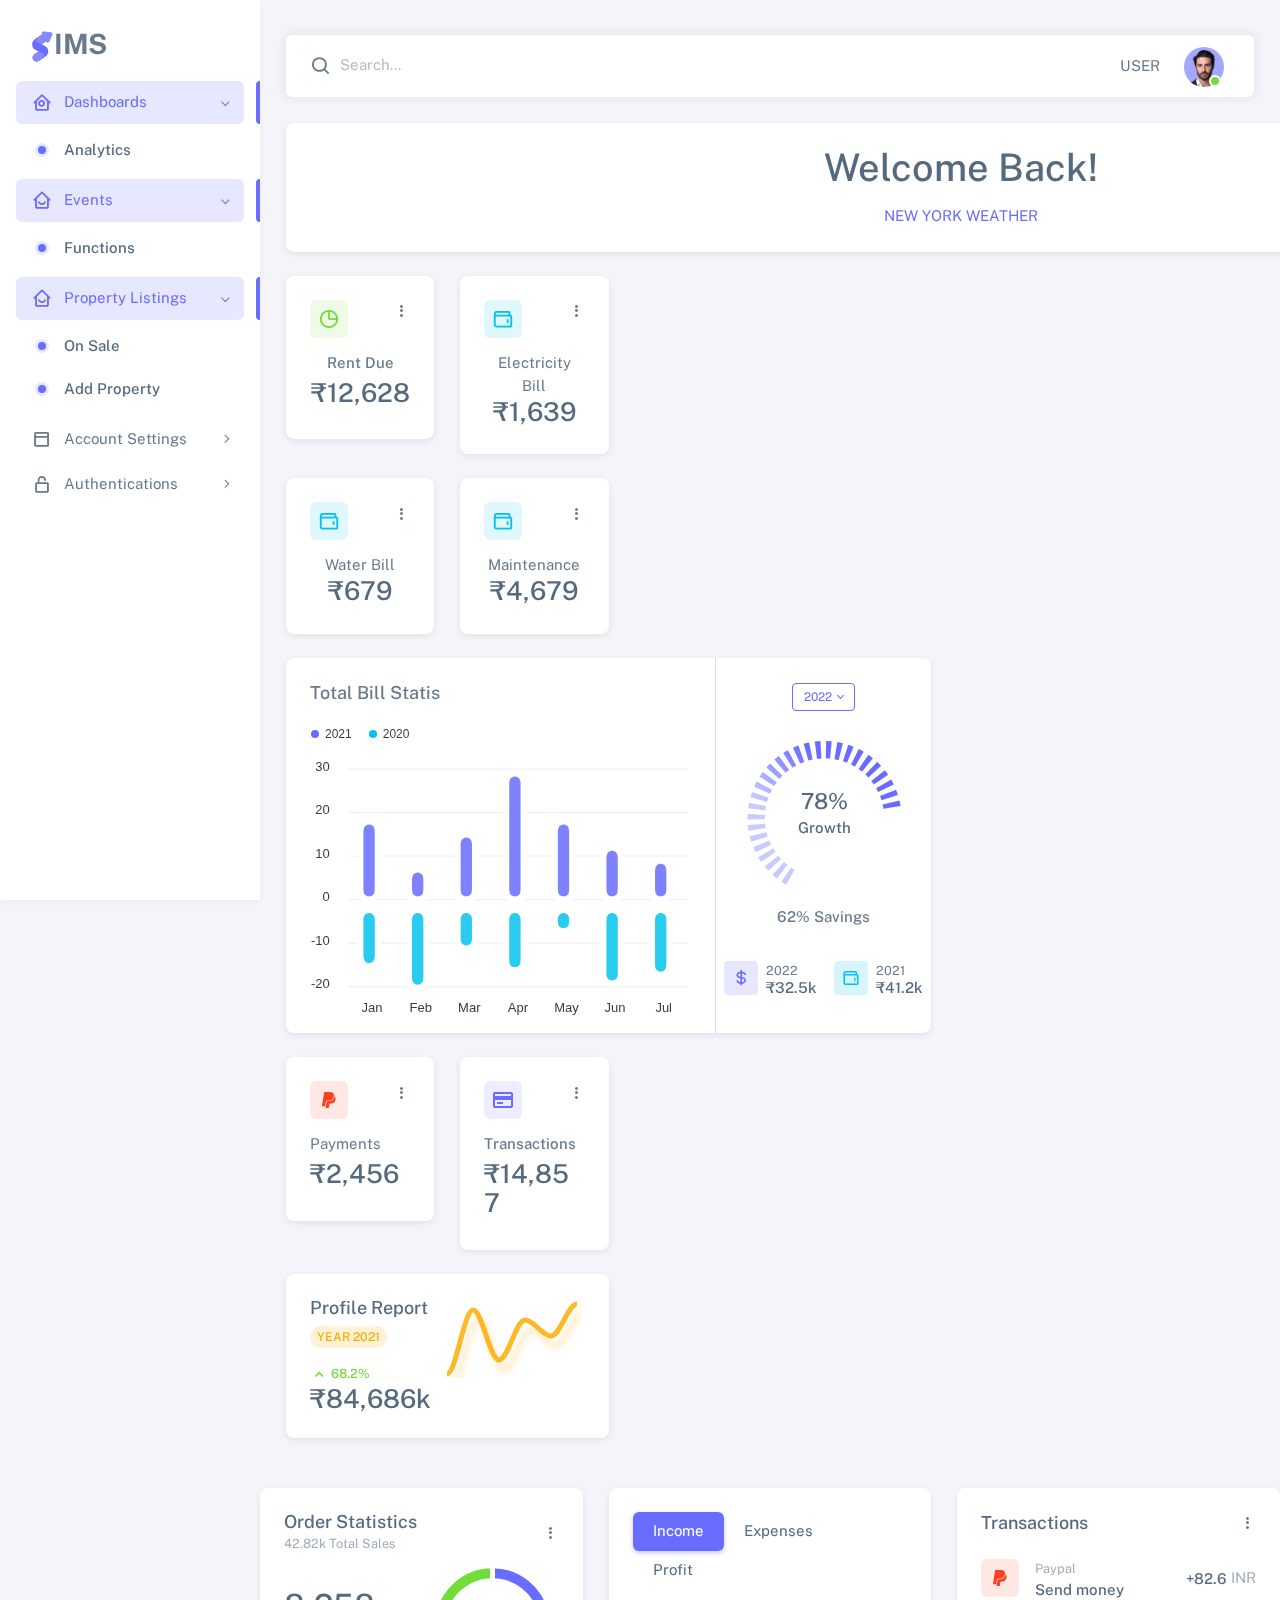
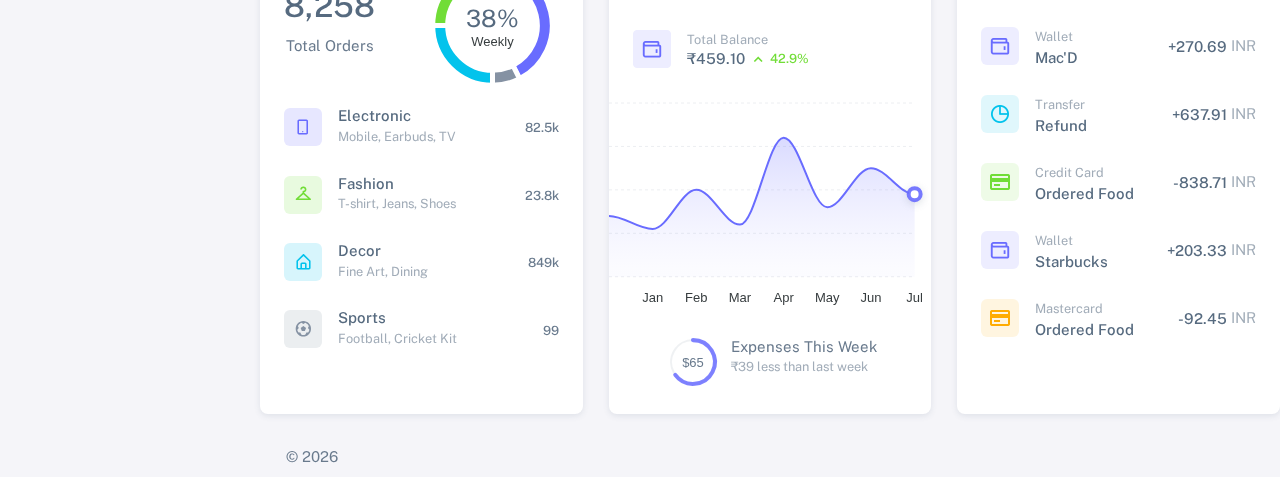
<file: html/index.html>
<!DOCTYPE html>

<html
  lang="en"
  class="light-style layout-menu-fixed layout-compact"
  dir="ltr"
  data-theme="theme-default"
  data-assets-path="../assets/"
  data-template="vertical-menu-template-free">
  <head>
    <meta charset="utf-8" />
    <meta
      name="viewport"
      content="width=device-width, initial-scale=1.0, user-scalable=no, minimum-scale=1.0, maximum-scale=1.0" />

    <title>Infrastructre Management System</title>
    <link rel="icon" type="image/x-icon" href="../assets/img/favicon/favicon.ico" />
    <meta name="description" content="" />

    <!-- Favicon -->
    <link rel="icon" type="image/x-icon" href="C:\Users\mukul\Downloads\DALL·E 2024-05-09 12.16.48 - Design a minimalistic and professional logo for an infrastructure management system website. The logo should feature a simple, stylized outline of a g.webp" />
<b>abc</b>
    <!-- Fonts -->
    <link rel="preconnect" href="https://fonts.googleapis.com" /> 
    <link rel="preconnect" href="https://fonts.gstatic.com" crossorigin />
    <link
      href="https://fonts.googleapis.com/css2?family=Public+Sans:ital,wght@0,300;0,400;0,500;0,600;0,700;1,300;1,400;1,500;1,600;1,700&display=swap"
      rel="stylesheet" />

    <link rel="stylesheet" href="../assets/vendor/fonts/boxicons.css" />

    <!-- Core CSS -->
    <link rel="stylesheet" href="../assets/vendor/css/core.css" class="template-customizer-core-css" />
    <link rel="stylesheet" href="../assets/vendor/css/theme-default.css" class="template-customizer-theme-css" />
    <link rel="stylesheet" href="../assets/css/demo.css" />

    <!-- Vendors CSS -->
    <link rel="stylesheet" href="../assets/vendor/libs/perfect-scrollbar/perfect-scrollbar.css" />
    <link rel="stylesheet" href="../assets/vendor/libs/apex-charts/apex-charts.css" />

    <!-- Page CSS -->

    <!-- Helpers -->
    <script src="../assets/vendor/js/helpers.js"></script>
    <!--! Template customizer & Theme config files MUST be included after core stylesheets and helpers.js in the <head> section -->
    <!--? Config:  Mandatory theme config file contain global vars & default theme options, Set your preferred theme option in this file.  -->
    <script src="../assets/js/config.js"></script>
  </head>

  <body>
    <!-- Layout wrapper -->
    <div class="layout-wrapper layout-content-navbar">
      <div class="layout-container">
        <!-- Menu -->

        <aside id="layout-menu" class="layout-menu menu-vertical menu bg-menu-theme">
          <div class="app-brand demo">
            <a href="index.html" class="app-brand-link">
              <span class="app-brand-logo demo">
                <svg
                  width="25"
                  viewBox="0 0 25 42"
                  version="1.1"
                  xmlns="http://www.w3.org/2000/svg"
                  xmlns:xlink="http://www.w3.org/1999/xlink">
                  <defs>
                    <path
                      d="M13.7918663,0.358365126 L3.39788168,7.44174259 C0.566865006,9.69408886 -0.379795268,12.4788597 0.557900856,15.7960551 C0.68998853,16.2305145 1.09562888,17.7872135 3.12357076,19.2293357 C3.8146334,19.7207684 5.32369333,20.3834223 7.65075054,21.2172976 L7.59773219,21.2525164 L2.63468769,24.5493413 C0.445452254,26.3002124 0.0884951797,28.5083815 1.56381646,31.1738486 C2.83770406,32.8170431 5.20850219,33.2640127 7.09180128,32.5391577 C8.347334,32.0559211 11.4559176,30.0011079 16.4175519,26.3747182 C18.0338572,24.4997857 18.6973423,22.4544883 18.4080071,20.2388261 C17.963753,17.5346866 16.1776345,15.5799961 13.0496516,14.3747546 L10.9194936,13.4715819 L18.6192054,7.984237 L13.7918663,0.358365126 Z"
                      id="path-1"></path>
                    <path
                      d="M5.47320593,6.00457225 C4.05321814,8.216144 4.36334763,10.0722806 6.40359441,11.5729822 C8.61520715,12.571656 10.0999176,13.2171421 10.8577257,13.5094407 L15.5088241,14.433041 L18.6192054,7.984237 C15.5364148,3.11535317 13.9273018,0.573395879 13.7918663,0.358365126 C13.5790555,0.511491653 10.8061687,2.3935607 5.47320593,6.00457225 Z"
                      id="path-3"></path>
                    <path
                      d="M7.50063644,21.2294429 L12.3234468,23.3159332 C14.1688022,24.7579751 14.397098,26.4880487 13.008334,28.506154 C11.6195701,30.5242593 10.3099883,31.790241 9.07958868,32.3040991 C5.78142938,33.4346997 4.13234973,34 4.13234973,34 C4.13234973,34 2.75489982,33.0538207 2.37032616e-14,31.1614621 C-0.55822714,27.8186216 -0.55822714,26.0572515 -4.05231404e-15,25.8773518 C0.83734071,25.6075023 2.77988457,22.8248993 3.3049379,22.52991 C3.65497346,22.3332504 5.05353963,21.8997614 7.50063644,21.2294429 Z"
                      id="path-4"></path>
                    <path
                      d="M20.6,7.13333333 L25.6,13.8 C26.2627417,14.6836556 26.0836556,15.9372583 25.2,16.6 C24.8538077,16.8596443 24.4327404,17 24,17 L14,17 C12.8954305,17 12,16.1045695 12,15 C12,14.5672596 12.1403557,14.1461923 12.4,13.8 L17.4,7.13333333 C18.0627417,6.24967773 19.3163444,6.07059163 20.2,6.73333333 C20.3516113,6.84704183 20.4862915,6.981722 20.6,7.13333333 Z"
                      id="path-5"></path>
                  </defs>
                  <g id="g-app-brand" stroke="none" stroke-width="1" fill="none" fill-rule="evenodd">
                    <g id="Brand-Logo" transform="translate(-27.000000, -15.000000)">
                      <g id="Icon" transform="translate(27.000000, 15.000000)">
                        <g id="Mask" transform="translate(0.000000, 8.000000)">
                          <mask id="mask-2" fill="white"> 
                            <use xlink:href="#path-1"></use>
                          </mask>
                          <use fill="#696cff" xlink:href="#path-1"></use>
                          <g id="Path-3" mask="url(#mask-2)">
                            <use fill="#696cff" xlink:href="#path-3"></use>
                            <use fill-opacity="0.2" fill="#FFFFFF" xlink:href="#path-3"></use>
                          </g>
                          <g id="Path-4" mask="url(#mask-2)">
                            <use fill="#696cff" xlink:href="#path-4"></use>
                            <use fill-opacity="0.2" fill="#FFFFFF" xlink:href="#path-4"></use>
                          </g>
                        </g>
                        <g
                          id="Triangle"
                          transform="translate(19.000000, 11.000000) rotate(-300.000000) translate(-19.000000, -11.000000) ">
                          <use fill="#696cff" xlink:href="#path-5"></use>
                          <use fill-opacity="0.2" fill="#FFFFFF" xlink:href="#path-5"></use>
                        </g>
                      </g>
                    </g>
                  </g>
                </svg>
              </span>
              <span class=" app-brand-text demo text-body fw-bold">IMS</span>
            </a>

            <a href="javascript:void(0);" class="layout-menu-toggle menu-link text-large ms-auto d-block d-xl-none">
              <i class="bx bx-chevron-left bx-sm align-middle"></i>
            </a>
          </div>

          <div class="menu-inner-shadow"></div>

          <ul class="menu-inner py-1">
            <!-- Dashboards -->
            <li class="menu-item active open">
              <a href="javascript:void(0);" class="menu-link menu-toggle">
                <i class="menu-icon tf-icons bx bx-home-circle"></i>
                <div data-i18n="Dashboards">Dashboards</div>
              </a>
              <ul class="menu-sub">
                
                <li class="menu-item active">
                  <a href="index.html" class="menu-link">
                    <div data-i18n="Analytics">Analytics</div>
                  </a>
                </li>  
              </ul>
            </li>           
            
            <li class="menu-item active open">
              <a href="javascript:void(0);" class="menu-link menu-toggle">
                <i class="menu-icon tf-icons bx bx-home-smile"></i>
                <div data-i18n="Dashboards">Events</div>
              </a>
              <ul class="menu-sub">
                
                <li class="menu-item active">
                  <a href="event.html" class="menu-link">
                    <div data-i18n="Analytics">Functions</div>
                  </a>
                </li>  
              </ul>
            </li>       
            
            <li class="menu-item active open">
              <a href="javascript:void(0);" class="menu-link menu-toggle">
                <i class="menu-icon tf-icons bx bx-home-smile"></i>
                <div data-i18n="Dashboards">Property Listings</div>
              </a>
              <ul class="menu-sub">
                
                <li class="menu-item active">
                  <a href="on sale.html" class="menu-link">
                    <div data-i18n="Analytics">On Sale</div>
                  </a>
                </li>  
                <li class="menu-item active">
                  <a href="add property.html" class="menu-link">
                    <div data-i18n="Analytics">Add Property</div>
                  </a>
                </li> 
              </ul>
            </li>   
            <!-- Pages -->
            <li class="menu-item">
              <a href="javascript:void(0);" class="menu-link menu-toggle">
                <i class="menu-icon tf-icons bx bx-dock-top"></i>
                <div data-i18n="Account Settings">Account Settings</div>
              </a>
              <ul class="menu-sub">
                <li class="menu-item">
                  <a href="pages-account-settings-account.html" class="menu-link">
                    <div data-i18n="Account">Account</div>
                  </a>
                </li>
                <li class="menu-item">
                  <a href="pages-account-settings-notifications.html" class="menu-link">
                    <div data-i18n="Notifications">Notifications</div>
                  </a>
                </li>
                
              </ul>
            </li>
            <li class="menu-item">
              <a href="javascript:void(0);" class="menu-link menu-toggle">
                <i class="menu-icon tf-icons bx bx-lock-open-alt"></i>
                <div data-i18n="Authentications">Authentications</div>
              </a>
              <ul class="menu-sub">
                <li class="menu-item">
                  <a href="auth-login-basic.html" class="menu-link" target="_blank">
                    <div data-i18n="Basic">Login</div>
                  </a>
                </li>
                <li class="menu-item">
                  <a href="auth-register-basic.html" class="menu-link" target="_blank">
                    <div data-i18n="Basic">Register</div>
                  </a>
                </li>
                <li class="menu-item">
                  <a href="auth-forgot-password-basic.html" class="menu-link" target="_blank">
                    <div data-i18n="Basic">Forgot Password</div>
                  </a>
                </li>
              </ul>
            </li>
   
            
          </ul>
        </aside>
        <!-- / Menu -->

        <!-- Layout container -->
        <div class="layout-page">
          <!-- Navbar -->

          <nav
            class="layout-navbar container-xxl navbar navbar-expand-xl navbar-detached align-items-center bg-navbar-theme"
            id="layout-navbar">
            <div class="layout-menu-toggle navbar-nav align-items-xl-center me-3 me-xl-0 d-xl-none">
              <a class="nav-item nav-link px-0 me-xl-4" href="javascript:void(0)">
                <i class="bx bx-menu bx-sm"></i>
              </a>
            </div>

            <div class="navbar-nav-right d-flex align-items-center" id="navbar-collapse">
              <!-- Search -->
              <div class="navbar-nav align-items-center">
                <div class="nav-item d-flex align-items-center">
                  <i class="bx bx-search fs-4 lh-0"></i>
                  <input
                    type="text"
                    class="form-control border-0 shadow-none ps-1 ps-sm-2"
                    placeholder="Search..."
                    aria-label="Search..." />
                </div>
              </div>
              <!-- /Search -->

              <ul class="navbar-nav flex-row align-items-center ms-auto">
                <!-- Place this tag where you want the button to render. -->
                <li class="nav-item lh-1 me-3">
                  <a
                    class="github-button"
                   
                    data-icon="octicon-star"
                    data-size="large"
                    data-show-count="true"
                    aria-label="Star themeselection/sneat-html-admin-template-free on GitHub"
                    >USER</a
                  >
                </li>

                <!-- User -->
                <li class="nav-item navbar-dropdown dropdown-user dropdown">
                  <a class="nav-link dropdown-toggle hide-arrow" href="javascript:void(0);" data-bs-toggle="dropdown">
                    <div class="avatar avatar-online">
                      <img src="../assets/img/avatars/1.png" alt class="w-px-40 h-auto rounded-circle" />
                    </div>
                  </a>
                  <ul class="dropdown-menu dropdown-menu-end">
                    <li>
                      <a class="dropdown-item" href="#">
                        <div class="d-flex">
                          <div class="flex-shrink-0 me-3">
                            <div class="avatar avatar-online">
                              <img src="../assets/img/avatars/1.png" alt class="w-px-40 h-auto rounded-circle" />
                            </div>
                          </div>
                          <div class="flex-grow-1">
                            <span class="fw-medium d-block">John Doe</span>
                            <small class="text-muted">Admin</small>
                          </div>
                        </div>
                      </a>
                    </li>
                    <li>
                      <div class="dropdown-divider"></div>
                    </li>
                    <li>
                      <a class="dropdown-item" href="#">
                        <i class="bx bx-user me-2"></i>
                        <span class="align-middle">My Profile</span>
                      </a>
                    </li>
                    <li>
                      <a class="dropdown-item" href="#">
                        <i class="bx bx-cog me-2"></i>
                        <span class="align-middle">Settings</span>
                      </a>
                    </li>
                    <li>
                      <a class="dropdown-item" href="#">
                        <span class="d-flex align-items-center align-middle">
                          <i class="flex-shrink-0 bx bx-credit-card me-2"></i>
                          <span class="flex-grow-1 align-middle ms-1">Billing</span>
                          <span class="flex-shrink-0 badge badge-center rounded-pill bg-danger w-px-20 h-px-20">4</span>
                        </span>
                      </a>
                    </li>
                    <li>
                      <div class="dropdown-divider"></div>
                    </li>
                    <li>
                      <a class="dropdown-item" href="javascript:void(0);">
                        <i class="bx bx-power-off me-2"></i>
                        <span class="align-middle">Log Out</span>
                      </a>
                    </li>
                  </ul>
                </li>
                <!--/ User -->
              </ul>
            </div>
          </nav>

          <!-- / Navbar -->

          <!-- Content wrapper -->
          <div class="content-wrapper">
            <!-- Content -->

            <div class="container-xl flex-grow-1 container-p-y">
              <div class="row">
                <div class="col-lg-8 mb-4 order-0">
                  <div class="card" style="width: 1350px;">
                    
                      <div class="col-sm-5 text-center text-sm-left" style="width: auto;height: auto;" >
                        <div class="card-body pb-10 px-0 px-md-4">
                         <h1>Welcome Back!</h1>
                          <a class="weatherwidget-io"  style="border-radius: 10px;;" href="https://forecast7.com/en/40d71n74d01/new-york/" data-label_1="Mohali" data-label_2="WEATHER" data-theme="original" >NEW YORK WEATHER</a>
<script>
!function(d,s,id){var js,fjs=d.getElementsByTagName(s)[0];if(!d.getElementById(id)){js=d.createElement(s);js.id=id;js.src='https://weatherwidget.io/js/widget.min.js';fjs.parentNode.insertBefore(js,fjs);}}(document,'script','weatherwidget-io-js');
</script>
                        </div>
                      </div>  
                    </div>
                  </div>
                </div>
                <div class="col-lg-4 col-md-4 order-1" style="text-align: center;">
                  <div class="row">
                    <div class="col-lg-6 col-md-12 col-6 mb-4">
                      <div class="card">
                        <div class="card-body">
                          <div class="card-title d-flex align-items-start justify-content-between">
                            <div class="avatar flex-shrink-0">
                              <img
                                src="../assets/img/icons/unicons/chart-success.png"
                                alt="chart success"
                                class="rounded" />
                            </div>
                            <div class="dropdown">
                              <button
                                class="btn p-0"
                                type="button"
                                id="cardOpt3"
                                data-bs-toggle="dropdown"
                                aria-haspopup="true"
                                aria-expanded="false">
                                <i class="bx bx-dots-vertical-rounded"></i>
                              </button>
                              <div class="dropdown-menu dropdown-menu-end" aria-labelledby="cardOpt3">
                                <a class="dropdown-item" href="javascript:void(0);">View More</a>
                                <a class="dropdown-item" href="javascript:void(0);">Delete</a>
                              </div>
                            </div>
                            
                          </div>
                          <span class="fw-medium d-block mb-1">Rent Due</span>
                          <h3 class="card-title mb-2">₹12,628</h3>
                        </div>
                      </div>
                    </div>
                    <div class="col-lg-6 col-md-12 col-6 mb-4">
                      <div class="card">
                        <div class="card-body">
                          <div class="card-title d-flex align-items-start justify-content-between">
                            <div class="avatar flex-shrink-0">
                              <img
                                src="../assets/img/icons/unicons/wallet-info.png"
                                alt="Credit Card"
                                class="rounded" />
                            </div>
                            <div class="dropdown">
                              <button
                                class="btn p-0"
                                type="button"
                                id="cardOpt6"
                                data-bs-toggle="dropdown"
                                aria-haspopup="true"
                                aria-expanded="false">
                                <i class="bx bx-dots-vertical-rounded"></i>
                              </button>
                              <div class="dropdown-menu dropdown-menu-end" aria-labelledby="cardOpt6">
                                <a class="dropdown-item" href="javascript:void(0);">View More</a>
                                <a class="dropdown-item" href="javascript:void(0);">Delete</a>
                              </div>
                            </div>
                          </div>
                          <span>Electricity Bill</span>
                          <h3 class="card-title text-nowrap mb-1">₹1,639</h3>
                        </div>
                      </div>
                    </div>
                    <div class="col-lg-6 col-md-12 col-6 mb-4">
                      <div class="card">
                        <div class="card-body">
                          <div class="card-title d-flex align-items-start justify-content-between">
                            <div class="avatar flex-shrink-0">
                              <img
                                src="../assets/img/icons/unicons/wallet-info.png"
                                alt="Credit Card"
                                class="rounded" />
                            </div>
                            <div class="dropdown">
                              <button
                                class="btn p-0"
                                type="button"
                                id="cardOpt6"
                                data-bs-toggle="dropdown"
                                aria-haspopup="true"
                                aria-expanded="false">
                                <i class="bx bx-dots-vertical-rounded"></i>
                              </button>
                              <div class="dropdown-menu dropdown-menu-end" aria-labelledby="cardOpt6">
                                <a class="dropdown-item" href="javascript:void(0);">View More</a>
                                <a class="dropdown-item" href="javascript:void(0);">Delete</a>
                              </div>
                            </div>
                          </div>
                          <span>Water Bill</span>
                          <h3 class="card-title text-nowrap mb-1">₹679</h3>
                        </div>
                      </div>
                    </div>
                    
                    
                    <div class="col-lg-6 col-md-12 col-6 mb-4">
                      <div class="card">
                        <div class="card-body">
                          <div class="card-title d-flex align-items-start justify-content-between">
                            <div class="avatar flex-shrink-0">
                              <img
                                src="../assets/img/icons/unicons/wallet-info.png"
                                alt="Credit Card"
                                class="rounded" />
                            </div>
                            <div class="dropdown">
                              <button
                                class="btn p-0"
                                type="button"
                                id="cardOpt6"
                                data-bs-toggle="dropdown"
                                aria-haspopup="true"
                                aria-expanded="false">
                                <i class="bx bx-dots-vertical-rounded"></i>
                              </button>
                              <div class="dropdown-menu dropdown-menu-end" aria-labelledby="cardOpt6">
                                <a class="dropdown-item" href="javascript:void(0);">View More</a>
                                <a class="dropdown-item" href="javascript:void(0);">Delete</a>
                              </div>
                            </div>
                          </div>
                          <span>Maintenance</span>
                          <h3 class="card-title text-nowrap mb-1">₹4,679</h3>
                        </div>
                      </div>
                    </div>
                  </div>
                </div>
                <div class="col-12 col-lg-8 order-2 order-md-3 order-lg-2 mb-4">
                  <div class="card">
                    <div class="row row-bordered g-0">
                      <div class="col-md-8">
                        <h5 class="card-header m-0 me-2 pb-3">Total Bill Statis</h5>
                        <div id="totalRevenueChart" class="px-2"></div>
                      </div>
                      <div class="col-md-4">
                        <div class="card-body">
                          <div class="text-center">
                            <div class="dropdown">
                              <button
                                class="btn btn-sm btn-outline-primary dropdown-toggle"
                                type="button"
                                id="growthReportId"
                                data-bs-toggle="dropdown"
                                aria-haspopup="true"
                                aria-expanded="false">
                                2022
                              </button>
                              <div class="dropdown-menu dropdown-menu-end" aria-labelledby="growthReportId">
                                <a class="dropdown-item" href="javascript:void(0);">2021</a>
                                <a class="dropdown-item" href="javascript:void(0);">2020</a>
                                <a class="dropdown-item" href="javascript:void(0);">2019</a>
                              </div>
                            </div>
                          </div>
                        </div>
                        <div id="growthChart"></div>
                        <div class="text-center fw-medium pt-3 mb-2">62% Savings</div>

                        <div class="d-flex px-xxl-4 px-lg-2 p-4 gap-xxl-3 gap-lg-1 gap-3 justify-content-between">
                          <div class="d-flex">
                            <div class="me-2">
                              <span class="badge bg-label-primary p-2"><i class="bx bx-dollar text-primary"></i></span>
                            </div>
                            <div class="d-flex flex-column">
                              <small>2022</small>
                              <h6 class="mb-0">₹32.5k</h6>
                            </div>
                          </div>
                          <div class="d-flex">
                            <div class="me-2">
                              <span class="badge bg-label-info p-2"><i class="bx bx-wallet text-info"></i></span>
                            </div>
                            <div class="d-flex flex-column">
                              <small>2021</small>
                              <h6 class="mb-0">₹41.2k</h6>
                            </div>
                          </div>
                        </div>
                      </div>
                    </div>
                  </div>
                </div>
                <!--/ Total Revenue -->
                <div class="col-12 col-md-8 col-lg-4 order-3 order-md-2">
                  <div class="row">
                    <div class="col-6 mb-4">
                      <div class="card">
                        <div class="card-body">
                          <div class="card-title d-flex align-items-start justify-content-between">
                            <div class="avatar flex-shrink-0">
                              <img src="../assets/img/icons/unicons/paypal.png" alt="Credit Card" class="rounded" />
                            </div>
                            <div class="dropdown">
                              <button
                                class="btn p-0"
                                type="button"
                                id="cardOpt4"
                                data-bs-toggle="dropdown"
                                aria-haspopup="true"
                                aria-expanded="false">
                                <i class="bx bx-dots-vertical-rounded"></i>
                              </button>
                              <div class="dropdown-menu dropdown-menu-end" aria-labelledby="cardOpt4">
                                <a class="dropdown-item" href="javascript:void(0);">View More</a>
                                <a class="dropdown-item" href="javascript:void(0);">Delete</a>
                              </div>
                            </div>
                          </div>
                          <span class="d-block mb-1">Payments</span>
                          <h3 class="card-title text-nowrap mb-2">₹2,456</h3>
                        </div>
                      </div>
                    </div>
                    <div class="col-6 mb-4">
                      <div class="card">
                        <div class="card-body">
                          <div class="card-title d-flex align-items-start justify-content-between">
                            <div class="avatar flex-shrink-0">
                              <img src="../assets/img/icons/unicons/cc-primary.png" alt="Credit Card" class="rounded" />
                            </div>
                            <div class="dropdown">
                              <button
                                class="btn p-0"
                                type="button"
                                id="cardOpt1"
                                data-bs-toggle="dropdown"
                                aria-haspopup="true"
                                aria-expanded="false">
                                <i class="bx bx-dots-vertical-rounded"></i>
                              </button>
                              <div class="dropdown-menu" aria-labelledby="cardOpt1">
                                <a class="dropdown-item" href="javascript:void(0);">View More</a>
                                <a class="dropdown-item" href="javascript:void(0);">Delete</a>
                              </div>
                            </div>
                          </div>
                          <span class="fw-medium d-block mb-1">Transactions</span>
                          <h3 class="card-title mb-2">₹14,857</h3>
                        </div>
                      </div>
                    </div>
                    <!-- </div>
    <div class="row"> -->
                    <div class="col-12 mb-4">
                      <div class="card">
                        <div class="card-body">
                          <div class="d-flex justify-content-between flex-sm-row flex-column gap-3">
                            <div class="d-flex flex-sm-column flex-row align-items-start justify-content-between">
                              <div class="card-title">
                                <h5 class="text-nowrap mb-2">Profile Report</h5>
                                <span class="badge bg-label-warning rounded-pill">Year 2021</span>
                              </div>
                              <div class="mt-sm-auto">
                                <small class="text-success text-nowrap fw-medium"
                                  ><i class="bx bx-chevron-up"></i> 68.2%</small
                                >
                                <h3 class="mb-0">₹84,686k</h3>
                              </div>
                            </div>
                            <div id="profileReportChart"></div>
                          </div>
                        </div>
                      </div>
                    </div>
                  </div>
                </div>
              </div>
              <div class="row">
                <!-- Order Statistics -->
                <div class="col-md-6 col-lg-4 col-xl-4 order-0 mb-4">
                  <div class="card h-100">
                    <div class="card-header d-flex align-items-center justify-content-between pb-0">
                      <div class="card-title mb-0">
                        <h5 class="m-0 me-2">Order Statistics</h5>
                        <small class="text-muted">42.82k Total Sales</small>
                      </div>
                      <div class="dropdown">
                        <button
                          class="btn p-0"
                          type="button"
                          id="orederStatistics"
                          data-bs-toggle="dropdown"
                          aria-haspopup="true"
                          aria-expanded="false">
                          <i class="bx bx-dots-vertical-rounded"></i>
                        </button>
                        <div class="dropdown-menu dropdown-menu-end" aria-labelledby="orederStatistics">
                          <a class="dropdown-item" href="javascript:void(0);">Select All</a>
                          <a class="dropdown-item" href="javascript:void(0);">Refresh</a>
                          <a class="dropdown-item" href="javascript:void(0);">Share</a>
                        </div>
                      </div>
                    </div>
                    <div class="card-body">
                      <div class="d-flex justify-content-between align-items-center mb-3">
                        <div class="d-flex flex-column align-items-center gap-1">
                          <h2 class="mb-2">8,258</h2>
                          <span>Total Orders</span>
                        </div>
                        <div id="orderStatisticsChart"></div>
                      </div>
                      <ul class="p-0 m-0">
                        <li class="d-flex mb-4 pb-1">
                          <div class="avatar flex-shrink-0 me-3">
                            <span class="avatar-initial rounded bg-label-primary"
                              ><i class="bx bx-mobile-alt"></i
                            ></span>
                          </div>
                          <div class="d-flex w-100 flex-wrap align-items-center justify-content-between gap-2">
                            <div class="me-2">
                              <h6 class="mb-0">Electronic</h6>
                              <small class="text-muted">Mobile, Earbuds, TV</small>
                            </div>
                            <div class="user-progress">
                              <small class="fw-medium">82.5k</small>
                            </div>
                          </div>
                        </li>
                        <li class="d-flex mb-4 pb-1">
                          <div class="avatar flex-shrink-0 me-3">
                            <span class="avatar-initial rounded bg-label-success"><i class="bx bx-closet"></i></span>
                          </div>
                          <div class="d-flex w-100 flex-wrap align-items-center justify-content-between gap-2">
                            <div class="me-2">
                              <h6 class="mb-0">Fashion</h6>
                              <small class="text-muted">T-shirt, Jeans, Shoes</small>
                            </div>
                            <div class="user-progress">
                              <small class="fw-medium">23.8k</small>
                            </div>
                          </div>
                        </li>
                        <li class="d-flex mb-4 pb-1">
                          <div class="avatar flex-shrink-0 me-3">
                            <span class="avatar-initial rounded bg-label-info"><i class="bx bx-home-alt"></i></span>
                          </div>
                          <div class="d-flex w-100 flex-wrap align-items-center justify-content-between gap-2">
                            <div class="me-2">
                              <h6 class="mb-0">Decor</h6>
                              <small class="text-muted">Fine Art, Dining</small>
                            </div>
                            <div class="user-progress">
                              <small class="fw-medium">849k</small>
                            </div>
                          </div>
                        </li>
                        <li class="d-flex">
                          <div class="avatar flex-shrink-0 me-3">
                            <span class="avatar-initial rounded bg-label-secondary"
                              ><i class="bx bx-football"></i
                            ></span>
                          </div>
                          <div class="d-flex w-100 flex-wrap align-items-center justify-content-between gap-2">
                            <div class="me-2">
                              <h6 class="mb-0">Sports</h6>
                              <small class="text-muted">Football, Cricket Kit</small>
                            </div>
                            <div class="user-progress">
                              <small class="fw-medium">99</small>
                            </div>
                          </div>
                        </li>
                      </ul>
                    </div>
                  </div>
                </div>
                <!--/ Order Statistics -->

                <!-- Expense Overview -->
                <div class="col-md-6 col-lg-4 order-1 mb-4">
                  <div class="card h-100">
                    <div class="card-header">
                      <ul class="nav nav-pills" role="tablist">
                        <li class="nav-item">
                          <button
                            type="button"
                            class="nav-link active"
                            role="tab"
                            data-bs-toggle="tab"
                            data-bs-target="#navs-tabs-line-card-income"
                            aria-controls="navs-tabs-line-card-income"
                            aria-selected="true">
                            Income
                          </button>
                        </li>
                        <li class="nav-item">
                          <button type="button" class="nav-link" role="tab">Expenses</button>
                        </li>
                        <li class="nav-item">
                          <button type="button" class="nav-link" role="tab">Profit</button>
                        </li>
                      </ul>
                    </div>
                    <div class="card-body px-0">
                      <div class="tab-content p-0">
                        <div class="tab-pane fade show active" id="navs-tabs-line-card-income" role="tabpanel">
                          <div class="d-flex p-4 pt-3">
                            <div class="avatar flex-shrink-0 me-3">
                              <img src="../assets/img/icons/unicons/wallet.png" alt="User" />
                            </div>
                            <div>
                              <small class="text-muted d-block">Total Balance</small>
                              <div class="d-flex align-items-center">
                                <h6 class="mb-0 me-1">₹459.10</h6>
                                <small class="text-success fw-medium">
                                  <i class="bx bx-chevron-up"></i>
                                  42.9%
                                </small>
                              </div>
                            </div>
                          </div>
                          <div id="incomeChart"></div>
                          <div class="d-flex justify-content-center pt-4 gap-2">
                            <div class="flex-shrink-0">
                              <div id="expensesOfWeek"></div>
                            </div>
                            <div>
                              <p class="mb-n1 mt-1">Expenses This Week</p>
                              <small class="text-muted">₹39 less than last week</small>
                            </div>
                          </div>
                        </div>
                      </div>
                    </div>
                  </div>
                </div>
                <!--/ Expense Overview -->

                <!-- Transactions -->
                <div class="col-md-6 col-lg-4 order-2 mb-4">
                  <div class="card h-100">
                    <div class="card-header d-flex align-items-center justify-content-between">
                      <h5 class="card-title m-0 me-2">Transactions</h5>
                      <div class="dropdown">
                        <button
                          class="btn p-0"
                          type="button"
                          id="transactionID"
                          data-bs-toggle="dropdown"
                          aria-haspopup="true"
                          aria-expanded="false">
                          <i class="bx bx-dots-vertical-rounded"></i>
                        </button>
                        <div class="dropdown-menu dropdown-menu-end" aria-labelledby="transactionID">
                          <a class="dropdown-item" href="javascript:void(0);">Last 28 Days</a>
                          <a class="dropdown-item" href="javascript:void(0);">Last Month</a>
                          <a class="dropdown-item" href="javascript:void(0);">Last Year</a>
                        </div>
                      </div>
                    </div>
                    <div class="card-body">
                      <ul class="p-0 m-0">
                        <li class="d-flex mb-4 pb-1">
                          <div class="avatar flex-shrink-0 me-3">
                            <img src="../assets/img/icons/unicons/paypal.png" alt="User" class="rounded" />
                          </div>
                          <div class="d-flex w-100 flex-wrap align-items-center justify-content-between gap-2">
                            <div class="me-2">
                              <small class="text-muted d-block mb-1">Paypal</small>
                              <h6 class="mb-0">Send money</h6>
                            </div>
                            <div class="user-progress d-flex align-items-center gap-1">
                              <h6 class="mb-0">+82.6</h6>
                              <span class="text-muted">INR</span>
                            </div>
                          </div>
                        </li>
                        <li class="d-flex mb-4 pb-1">
                          <div class="avatar flex-shrink-0 me-3">
                            <img src="../assets/img/icons/unicons/wallet.png" alt="User" class="rounded" />
                          </div>
                          <div class="d-flex w-100 flex-wrap align-items-center justify-content-between gap-2">
                            <div class="me-2">
                              <small class="text-muted d-block mb-1">Wallet</small>
                              <h6 class="mb-0">Mac'D</h6>
                            </div>
                            <div class="user-progress d-flex align-items-center gap-1">
                              <h6 class="mb-0">+270.69</h6>
                              <span class="text-muted">INR</span>
                            </div>
                          </div>
                        </li>
                        <li class="d-flex mb-4 pb-1">
                          <div class="avatar flex-shrink-0 me-3">
                            <img src="../assets/img/icons/unicons/chart.png" alt="User" class="rounded" />
                          </div>
                          <div class="d-flex w-100 flex-wrap align-items-center justify-content-between gap-2">
                            <div class="me-2">
                              <small class="text-muted d-block mb-1">Transfer</small>
                              <h6 class="mb-0">Refund</h6>
                            </div>
                            <div class="user-progress d-flex align-items-center gap-1">
                              <h6 class="mb-0">+637.91</h6>
                              <span class="text-muted">INR</span>
                            </div>
                          </div>
                        </li>
                        <li class="d-flex mb-4 pb-1">
                          <div class="avatar flex-shrink-0 me-3">
                            <img src="../assets/img/icons/unicons/cc-success.png" alt="User" class="rounded" />
                          </div>
                          <div class="d-flex w-100 flex-wrap align-items-center justify-content-between gap-2">
                            <div class="me-2">
                              <small class="text-muted d-block mb-1">Credit Card</small>
                              <h6 class="mb-0">Ordered Food</h6>
                            </div>
                            <div class="user-progress d-flex align-items-center gap-1">
                              <h6 class="mb-0">-838.71</h6>
                              <span class="text-muted">INR</span>
                            </div>
                          </div>
                        </li>
                        <li class="d-flex mb-4 pb-1">
                          <div class="avatar flex-shrink-0 me-3">
                            <img src="../assets/img/icons/unicons/wallet.png" alt="User" class="rounded" />
                          </div>
                          <div class="d-flex w-100 flex-wrap align-items-center justify-content-between gap-2">
                            <div class="me-2">
                              <small class="text-muted d-block mb-1">Wallet</small>
                              <h6 class="mb-0">Starbucks</h6>
                            </div>
                            <div class="user-progress d-flex align-items-center gap-1">
                              <h6 class="mb-0">+203.33</h6>
                              <span class="text-muted">INR</span>
                            </div>
                          </div>
                        </li>
                        <li class="d-flex">
                          <div class="avatar flex-shrink-0 me-3">
                            <img src="../assets/img/icons/unicons/cc-warning.png" alt="User" class="rounded" />
                          </div>
                          <div class="d-flex w-100 flex-wrap align-items-center justify-content-between gap-2">
                            <div class="me-2">
                              <small class="text-muted d-block mb-1">Mastercard</small>
                              <h6 class="mb-0">Ordered Food</h6>
                            </div>
                            <div class="user-progress d-flex align-items-center gap-1">
                              <h6 class="mb-0">-92.45</h6>
                              <span class="text-muted">INR</span>
                            </div>
                          </div>
                        </li>
                      </ul>
                    </div>
                  </div>
                </div>
                <!--/ Transactions -->
              </div>
            </div>
            <!-- / Content -->

            <!-- Footer -->
            <footer class="content-footer footer bg-footer-theme">
              <div class="container-xxl d-flex flex-wrap justify-content-between py-2 flex-md-row flex-column">
                <div class="mb-2 mb-md-0">
                  ©
                  <script>
                    document.write(new Date().getFullYear());
                  </script>
                  
              </div>
            </footer>
            <!-- / Footer -->

            <div class="content-backdrop fade"></div>
          </div>
          <!-- Content wrapper -->
        </div>
        <!-- / Layout page -->
      </div>

      <!-- Overlay -->
      <div class="layout-overlay layout-menu-toggle"></div>
    </div>
    <!-- / Layout wrapper -->

   

    <!-- Core JS -->
    <!-- build:js assets/vendor/js/core.js -->

    <script src="../assets/vendor/libs/jquery/jquery.js"></script>
    <script src="../assets/vendor/libs/popper/popper.js"></script>
    <script src="../assets/vendor/js/bootstrap.js"></script>
    <script src="../assets/vendor/libs/perfect-scrollbar/perfect-scrollbar.js"></script>
    <script src="../assets/vendor/js/menu.js"></script>

    <!-- endbuild -->

    <!-- Vendors JS -->
    <script src="../assets/vendor/libs/apex-charts/apexcharts.js"></script>

    <!-- Main JS -->
    <script src="../assets/js/main.js"></script>

    <!-- Page JS -->
    <script src="../assets/js/dashboards-analytics.js"></script>

    <!-- Place this tag in your head or just before your close body tag. -->
    <script async defer src="https://buttons.github.io/buttons.js"></script>
  </body>
</html>
</file>
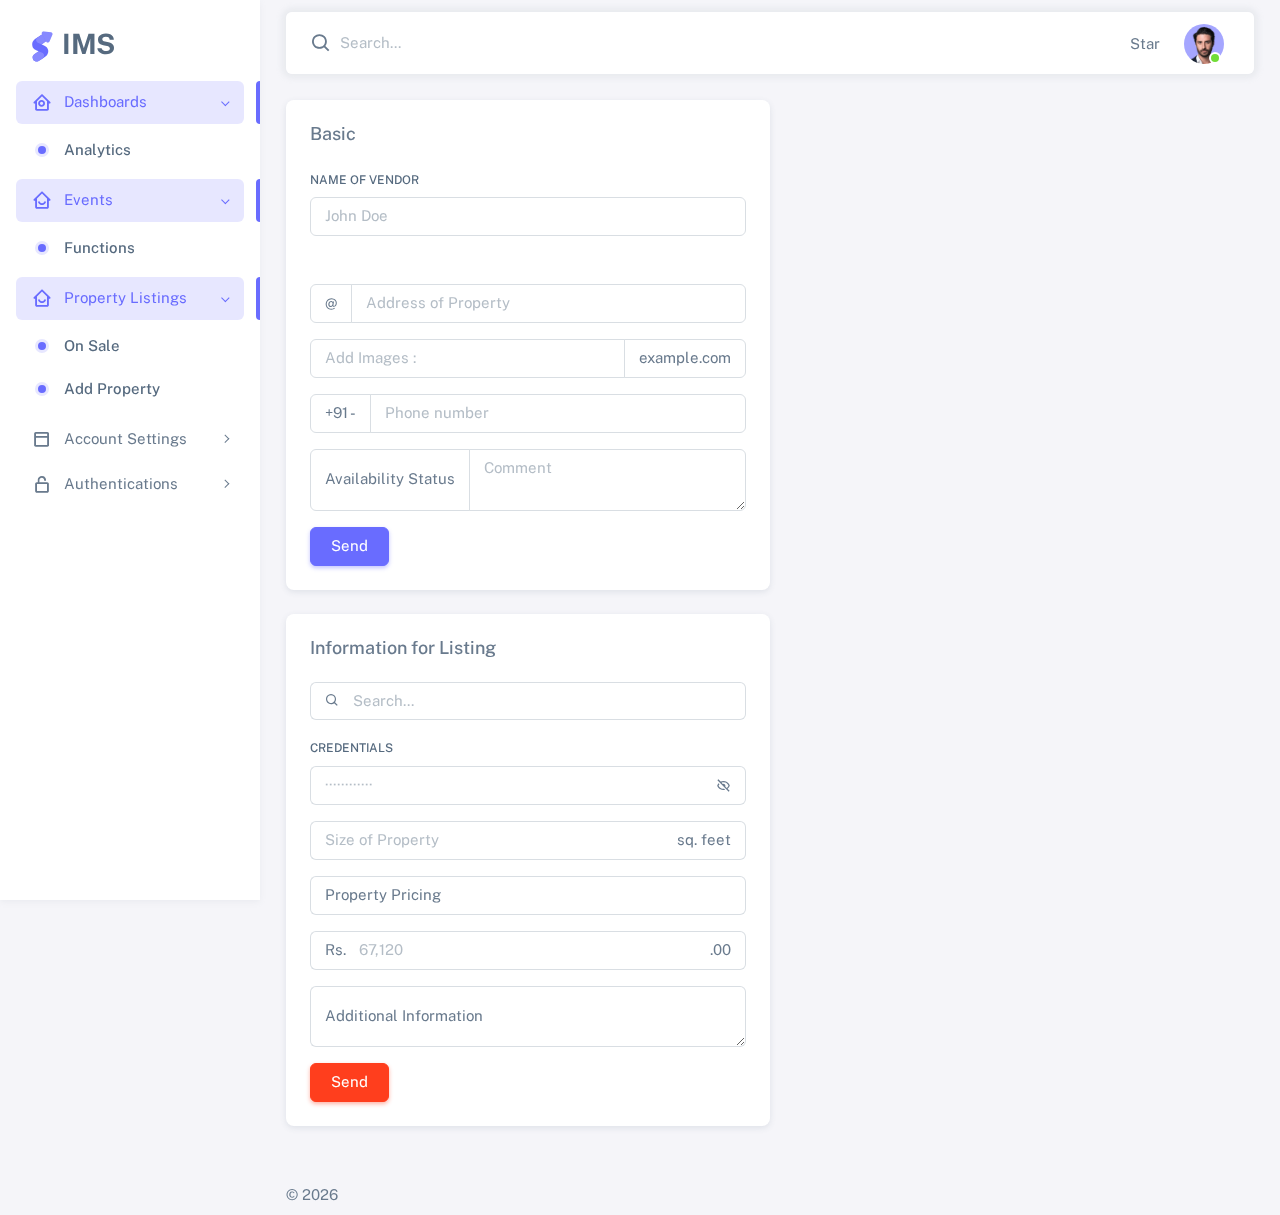
<file: html/add property.html>
<!DOCTYPE html>

<html
  lang="en"
  class="light-style layout-menu-fixed layout-compact"
  dir="ltr"
  data-theme="theme-default"
  data-assets-path="../assets/"
  data-template="vertical-menu-template-free">
  <head>
    <meta charset="utf-8" />
    <meta
      name="viewport"
      content="width=device-width, initial-scale=1.0, user-scalable=no, minimum-scale=1.0, maximum-scale=1.0" />

    <title>EVENTS</title>

    <meta name="description" content="" />

    <!-- Favicon -->
    <link rel="icon" type="image/x-icon" href="../assets/img/favicon/favicon.ico" />

    <!-- Fonts -->
    <link rel="preconnect" href="https://fonts.googleapis.com" />
    <link rel="preconnect" href="https://fonts.gstatic.com" crossorigin />
    <link
      href="https://fonts.googleapis.com/css2?family=Public+Sans:ital,wght@0,300;0,400;0,500;0,600;0,700;1,300;1,400;1,500;1,600;1,700&display=swap"
      rel="stylesheet" />

    <link rel="stylesheet" href="../assets/vendor/fonts/boxicons.css" />

    <!-- Core CSS -->
    <link rel="stylesheet" href="../assets/vendor/css/core.css" class="template-customizer-core-css" />
    <link rel="stylesheet" href="../assets/vendor/css/theme-default.css" class="template-customizer-theme-css" />
    <link rel="stylesheet" href="../assets/css/demo.css" />

    <!-- Vendors CSS -->
    <link rel="stylesheet" href="../assets/vendor/libs/perfect-scrollbar/perfect-scrollbar.css" />

    <!-- Page CSS -->

    <!-- Helpers -->
    <script src="../assets/vendor/js/helpers.js"></script>
    <!--! Template customizer & Theme config files MUST be included after core stylesheets and helpers.js in the <head> section -->
    <!--? Config:  Mandatory theme config file contain global vars & default theme options, Set your preferred theme option in this file.  -->
    <script src="../assets/js/config.js"></script>
  </head>

  <body>
    <!-- Layout wrapper -->
    <div class="layout-wrapper layout-content-navbar">
      <div class="layout-container">
        <!-- Menu -->

        <aside id="layout-menu" class="layout-menu menu-vertical menu bg-menu-theme">
          <div class="app-brand demo">
            <a href="index.html" class="app-brand-link">
              <span class="app-brand-logo demo">
                <svg
                  width="25"
                  viewBox="0 0 25 42"
                  version="1.1"
                  xmlns="http://www.w3.org/2000/svg"
                  xmlns:xlink="http://www.w3.org/1999/xlink">
                  <defs>
                    <path
                      d="M13.7918663,0.358365126 L3.39788168,7.44174259 C0.566865006,9.69408886 -0.379795268,12.4788597 0.557900856,15.7960551 C0.68998853,16.2305145 1.09562888,17.7872135 3.12357076,19.2293357 C3.8146334,19.7207684 5.32369333,20.3834223 7.65075054,21.2172976 L7.59773219,21.2525164 L2.63468769,24.5493413 C0.445452254,26.3002124 0.0884951797,28.5083815 1.56381646,31.1738486 C2.83770406,32.8170431 5.20850219,33.2640127 7.09180128,32.5391577 C8.347334,32.0559211 11.4559176,30.0011079 16.4175519,26.3747182 C18.0338572,24.4997857 18.6973423,22.4544883 18.4080071,20.2388261 C17.963753,17.5346866 16.1776345,15.5799961 13.0496516,14.3747546 L10.9194936,13.4715819 L18.6192054,7.984237 L13.7918663,0.358365126 Z"
                      id="path-1"></path>
                    <path
                      d="M5.47320593,6.00457225 C4.05321814,8.216144 4.36334763,10.0722806 6.40359441,11.5729822 C8.61520715,12.571656 10.0999176,13.2171421 10.8577257,13.5094407 L15.5088241,14.433041 L18.6192054,7.984237 C15.5364148,3.11535317 13.9273018,0.573395879 13.7918663,0.358365126 C13.5790555,0.511491653 10.8061687,2.3935607 5.47320593,6.00457225 Z"
                      id="path-3"></path>
                    <path
                      d="M7.50063644,21.2294429 L12.3234468,23.3159332 C14.1688022,24.7579751 14.397098,26.4880487 13.008334,28.506154 C11.6195701,30.5242593 10.3099883,31.790241 9.07958868,32.3040991 C5.78142938,33.4346997 4.13234973,34 4.13234973,34 C4.13234973,34 2.75489982,33.0538207 2.37032616e-14,31.1614621 C-0.55822714,27.8186216 -0.55822714,26.0572515 -4.05231404e-15,25.8773518 C0.83734071,25.6075023 2.77988457,22.8248993 3.3049379,22.52991 C3.65497346,22.3332504 5.05353963,21.8997614 7.50063644,21.2294429 Z"
                      id="path-4"></path>
                    <path
                      d="M20.6,7.13333333 L25.6,13.8 C26.2627417,14.6836556 26.0836556,15.9372583 25.2,16.6 C24.8538077,16.8596443 24.4327404,17 24,17 L14,17 C12.8954305,17 12,16.1045695 12,15 C12,14.5672596 12.1403557,14.1461923 12.4,13.8 L17.4,7.13333333 C18.0627417,6.24967773 19.3163444,6.07059163 20.2,6.73333333 C20.3516113,6.84704183 20.4862915,6.981722 20.6,7.13333333 Z"
                      id="path-5"></path>
                  </defs>
                  <g id="g-app-brand" stroke="none" stroke-width="1" fill="none" fill-rule="evenodd">
                    <g id="Brand-Logo" transform="translate(-27.000000, -15.000000)">
                      <g id="Icon" transform="translate(27.000000, 15.000000)">
                        <g id="Mask" transform="translate(0.000000, 8.000000)">
                          <mask id="mask-2" fill="white">
                            <use xlink:href="#path-1"></use>
                          </mask>
                          <use fill="#696cff" xlink:href="#path-1"></use>
                          <g id="Path-3" mask="url(#mask-2)">
                            <use fill="#696cff" xlink:href="#path-3"></use>
                            <use fill-opacity="0.2" fill="#FFFFFF" xlink:href="#path-3"></use>
                          </g>
                          <g id="Path-4" mask="url(#mask-2)">
                            <use fill="#696cff" xlink:href="#path-4"></use>
                            <use fill-opacity="0.2" fill="#FFFFFF" xlink:href="#path-4"></use>
                          </g>
                        </g>
                        <g
                          id="Triangle"
                          transform="translate(19.000000, 11.000000) rotate(-300.000000) translate(-19.000000, -11.000000) ">
                          <use fill="#696cff" xlink:href="#path-5"></use>
                          <use fill-opacity="0.2" fill="#FFFFFF" xlink:href="#path-5"></use>
                        </g>
                      </g>
                    </g>
                  </g>
                </svg>
              </span>
              <span class="app-brand-text demo menu-text fw-bold ms-2">IMS</span>
            </a>

            <a href="javascript:void(0);" class="layout-menu-toggle menu-link text-large ms-auto d-block d-xl-none">
              <i class="bx bx-chevron-left bx-sm align-middle"></i>
            </a>
          </div>

          <div class="menu-inner-shadow"></div>

          <ul class="menu-inner py-1">
            <!-- Dashboards -->
            <li class="menu-item active open">
              <a href="javascript:void(0);" class="menu-link menu-toggle">
                <i class="menu-icon tf-icons bx bx-home-circle"></i>
                <div data-i18n="Dashboards">Dashboards</div>
              </a>
              <ul class="menu-sub">
                
                <li class="menu-item active">
                  <a href="index.html" class="menu-link">
                    <div data-i18n="Analytics">Analytics</div>
                  </a>
                </li>  
              </ul>
            </li>           
            
            <li class="menu-item active open">
              <a href="javascript:void(0);" class="menu-link menu-toggle">
                <i class="menu-icon tf-icons bx bx-home-smile"></i>
                <div data-i18n="Dashboards">Events</div>
              </a>
              <ul class="menu-sub">
                
                <li class="menu-item active">
                  <a href="event.html" class="menu-link">
                    <div data-i18n="Analytics">Functions</div>
                  </a>
                </li>  
              </ul>
            </li>         
            <li class="menu-item active open">
              <a href="javascript:void(0);" class="menu-link menu-toggle">
                <i class="menu-icon tf-icons bx bx-home-smile"></i>
                <div data-i18n="Dashboards">Property Listings</div>
              </a>
              <ul class="menu-sub">
                
                <li class="menu-item active">
                  <a href="on sale.html" class="menu-link">
                    <div data-i18n="Analytics">On Sale</div>
                  </a>
                </li>  
                <li class="menu-item active">
                  <a href="add property.html" class="menu-link">
                    <div data-i18n="Analytics">Add Property</div>
                  </a>
                </li> 
              </ul>
            </li>
            <!-- Pages -->
            <li class="menu-item">
              <a href="javascript:void(0);" class="menu-link menu-toggle">
                <i class="menu-icon tf-icons bx bx-dock-top"></i>
                <div data-i18n="Account Settings">Account Settings</div>
              </a>
              <ul class="menu-sub">
                <li class="menu-item">
                  <a href="pages-account-settings-account.html" class="menu-link">
                    <div data-i18n="Account">Account</div>
                  </a>
                </li>
                <li class="menu-item">
                  <a href="pages-account-settings-notifications.html" class="menu-link">
                    <div data-i18n="Notifications">Notifications</div>
                  </a>
                </li>
                
              </ul>
            </li>
            <li class="menu-item">
              <a href="javascript:void(0);" class="menu-link menu-toggle">
                <i class="menu-icon tf-icons bx bx-lock-open-alt"></i>
                <div data-i18n="Authentications">Authentications</div>
              </a>
              <ul class="menu-sub">
                <li class="menu-item">
                  <a href="auth-login-basic.html" class="menu-link" target="_blank">
                    <div data-i18n="Basic">Login</div>
                  </a>
                </li>
                <li class="menu-item">
                  <a href="auth-register-basic.html" class="menu-link" target="_blank">
                    <div data-i18n="Basic">Register</div>
                  </a>
                </li>
                <li class="menu-item">
                  <a href="auth-forgot-password-basic.html" class="menu-link" target="_blank">
                    <div data-i18n="Basic">Forgot Password</div>
                  </a>
                </li>
              </ul>
            </li>
            </ul>

           

           
        </aside>
        <!-- / Menu -->

        <!-- Layout container -->
        <div class="layout-page">
          <!-- Navbar -->

          <nav
            class="layout-navbar container-xxl navbar navbar-expand-xl navbar-detached align-items-center bg-navbar-theme"
            id="layout-navbar">
            <div class="layout-menu-toggle navbar-nav align-items-xl-center me-3 me-xl-0 d-xl-none">
              <a class="nav-item nav-link px-0 me-xl-4" href="javascript:void(0)">
                <i class="bx bx-menu bx-sm"></i>
              </a>
            </div>

            <div class="navbar-nav-right d-flex align-items-center" id="navbar-collapse">
              <!-- Search -->
              <div class="navbar-nav align-items-center">
                <div class="nav-item d-flex align-items-center">
                  <i class="bx bx-search fs-4 lh-0"></i>
                  <input
                    type="text"
                    class="form-control border-0 shadow-none ps-1 ps-sm-2"
                    placeholder="Search..."
                    aria-label="Search..." />
                </div>
              </div>
              <!-- /Search -->

              <ul class="navbar-nav flex-row align-items-center ms-auto">
                <!-- Place this tag where you want the button to render. -->
                <li class="nav-item lh-1 me-3">
                  <a
                    class="github-button"
                    data-icon="octicon-star"
                    data-size="large"
                    data-show-count="true"
                    aria-label="Star themeselection/sneat-html-admin-template-free on GitHub"
                    >Star</a
                  >
                </li>

                <!-- User -->
                <li class="nav-item navbar-dropdown dropdown-user dropdown">
                  <a class="nav-link dropdown-toggle hide-arrow" href="javascript:void(0);" data-bs-toggle="dropdown">
                    <div class="avatar avatar-online">
                      <img src="../assets/img/avatars/1.png" alt class="w-px-40 h-auto rounded-circle" />
                    </div>
                  </a>
                  <ul class="dropdown-menu dropdown-menu-end">
                    <li>
                      <a class="dropdown-item" href="#">
                        <div class="d-flex">
                          <div class="flex-shrink-0 me-3">
                            <div class="avatar avatar-online">
                              <img src="../assets/img/avatars/1.png" alt class="w-px-40 h-auto rounded-circle" />
                            </div>
                          </div>
                          <div class="flex-grow-1">
                            <span class="fw-medium d-block">John Doe</span>
                            <small class="text-muted">Admin</small>
                          </div>
                        </div>
                      </a>
                    </li>
                    <li>
                      <div class="dropdown-divider"></div>
                    </li>
                    <li>
                      <a class="dropdown-item" href="#">
                        <i class="bx bx-user me-2"></i>
                        <span class="align-middle">My Profile</span>
                      </a>
                    </li>
                    <li>
                      <a class="dropdown-item" href="#">
                        <i class="bx bx-cog me-2"></i>
                        <span class="align-middle">Settings</span>
                      </a>
                    </li>
                    <li>
                      <a class="dropdown-item" href="#">
                        <span class="d-flex align-items-center align-middle">
                          <i class="flex-shrink-0 bx bx-credit-card me-2"></i>
                          <span class="flex-grow-1 align-middle ms-1">Billing</span>
                          <span class="flex-shrink-0 badge badge-center rounded-pill bg-danger w-px-20 h-px-20">4</span>
                        </span>
                      </a>
                    </li>
                    <li>
                      <div class="dropdown-divider"></div>
                    </li>
                    <li>
                      <a class="dropdown-item" href="javascript:void(0);">
                        <i class="bx bx-power-off me-2"></i>
                        <span class="align-middle">Log Out</span>
                      </a>
                    </li>
                  </ul>
                </li>
                <!--/ User -->
              </ul>
            </div>
          </nav>

          <!-- / Navbar -->

          <!-- Content wrapper -->
          <div class="content-wrapper">
            <!-- Content -->

            <div class="container-xxl flex-grow-1 container-p-y">
              

              

              <!-- Basic -->
              
                <div class="col-md-6">
                  <div class="card mb-4">
                    <h5 class="card-header">Basic</h5>
                    <div class="card-body">
                      <div>
                        <label for="defaultFormControlInput" class="form-label">Name of Vendor</label>
                        <input
                          type="text"
                          class="form-control"
                          id="defaultFormControlInput"
                          placeholder="John Doe"
                          aria-describedby="defaultFormControlHelp" />
              
                      </div>
                    </div>
                    <div class="card-body demo-vertical-spacing demo-only-element">
                      <div class="input-group">
                        <span class="input-group-text" id="basic-addon11">@</span>
                        <input
                          type="text"
                          class="form-control"
                          placeholder="Address of Property"
                          aria-label="Username"
                          aria-describedby="basic-addon11" />
                      </div>

                   
                    

                      <div class="input-group">
                        <input
                          type="text"
                          class="form-control"
                          placeholder="Add Images : "
                          aria-label="Recipient's username"
                          aria-describedby="basic-addon13" />
                        <span class="input-group-text" id="basic-addon13">example.com</span>
                      </div>

                      <div class="input-group">
                        <span class="input-group-text" id="basic-addon14">+91 -</span>
                        <input
                          type="text"
                          class="form-control"
                          placeholder="Phone number"
                          id="basic-url1"
                          aria-describedby="basic-addon14" />
                      </div>

                    

                      <div class="input-group">
                        <span class="input-group-text">Availability Status</span>
                        <textarea class="form-control" aria-label="With textarea" placeholder="Comment"></textarea>
                      </div>
                      <button type="submit" class="btn btn-primary" onclick="window.location.href = 'On Sale.html';">Send</button>
                    </div>
                  </div>
                </div>

                <!-- Merged -->
                <div class="col-md-6">
                  <div class="card mb-4">
                    <h5 class="card-header">Information for Listing</h5>
                    <div class="card-body demo-vertical-spacing demo-only-element">
                      <div class="input-group input-group-merge">
                        <span class="input-group-text" id="basic-addon-search31"><i class="bx bx-search"></i></span>
                        <input
                          type="text"
                          class="form-control"
                          placeholder="Search..."
                          aria-label="Search..."
                          aria-describedby="basic-addon-search31" />
                      </div>

                      <div class="form-password-toggle">
                        <label class="form-label" for="basic-default-password32">Credentials</label>
                        <div class="input-group input-group-merge">
                          <input
                            type="Name of Property"
                            class="form-control"
                            id="basic-default-password32"
                            placeholder="&#xb7;&#xb7;&#xb7;&#xb7;&#xb7;&#xb7;&#xb7;&#xb7;&#xb7;&#xb7;&#xb7;&#xb7;"
                            aria-describedby="basic-default-password" />
                          <span class="input-group-text cursor-pointer" id="basic-default-password"
                            ><i class="bx bx-hide"></i
                          ></span>
                        </div>
                      </div>

                      <div class="input-group input-group-merge">
                        <input
                          type="text"
                          class="form-control"
                          placeholder="Size of Property"
                          aria-label="Recipient's username"
                          aria-describedby="basic-addon33" />
                        <span class="input-group-text" id="basic-addon33">sq. feet</span>
                      </div>

                      <div class="input-group input-group-merge">
                        <span class="input-group-text" id="basic-addon34">Property Pricing</span>
                        <input type="text" class="form-control" id="basic-url3" aria-describedby="basic-addon34" />
                      </div>

                      <div class="input-group input-group-merge">
                        <span class="input-group-text">Rs.</span>
                        <input
                          type="number"
                          class="form-control"
                          placeholder="67,120"
                          aria-label="Amount (to the nearest dollar)" />
                        <span class="input-group-text">.00</span>
                      </div>

                      <div class="input-group input-group-merge">
                        <span class="input-group-text">Additional Information</span>
                        <textarea class="form-control" aria-label="With textarea"></textarea>
                      </div>
                      <button type="submit" class="btn btn-danger" onclick="window.location.href = 'On Sale.html';">Send</button>
                    </div>
                  </div>
                </div>

                
                
              </div>  
              

              

              

              
              <!--/ Card layout -->
            </div>
            <!-- / Content -->

            <!-- Footer -->
            <footer class="content-footer footer bg-footer-theme">
              <div class="container-xxl d-flex flex-wrap justify-content-between py-2 flex-md-row flex-column">
                <div class="mb-2 mb-md-0">
                  ©
                  <script>
                    document.write(new Date().getFullYear());
                  </script>
                </div>
                

                  
                 
                </div>
              </div>
            </footer>
            <!-- / Footer -->

            <div class="content-backdrop fade"></div>
          </div>
          <!-- Content wrapper -->
        </div>
        <!-- / Layout page -->
      </div>

      <!-- Overlay -->
      <div class="layout-overlay layout-menu-toggle"></div>
    </div>
    <!-- / Layout wrapper -->

    

    <!-- Core JS -->
    <!-- build:js assets/vendor/js/core.js -->

    <script src="../assets/vendor/libs/jquery/jquery.js"></script>
    <script src="../assets/vendor/libs/popper/popper.js"></script>
    <script src="../assets/vendor/js/bootstrap.js"></script>
    <script src="../assets/vendor/libs/perfect-scrollbar/perfect-scrollbar.js"></script>
    <script src="../assets/vendor/js/menu.js"></script>

    <!-- endbuild -->

    <!-- Vendors JS -->
    <script src="../assets/vendor/libs/masonry/masonry.js"></script>

    <!-- Main JS -->
    <script src="../assets/js/main.js"></script>

    <!-- Page JS -->

    <!-- Place this tag in your head or just before your close body tag. -->
    <script async defer src="https://buttons.github.io/buttons.js"></script>
  </body>
</html>
</file>
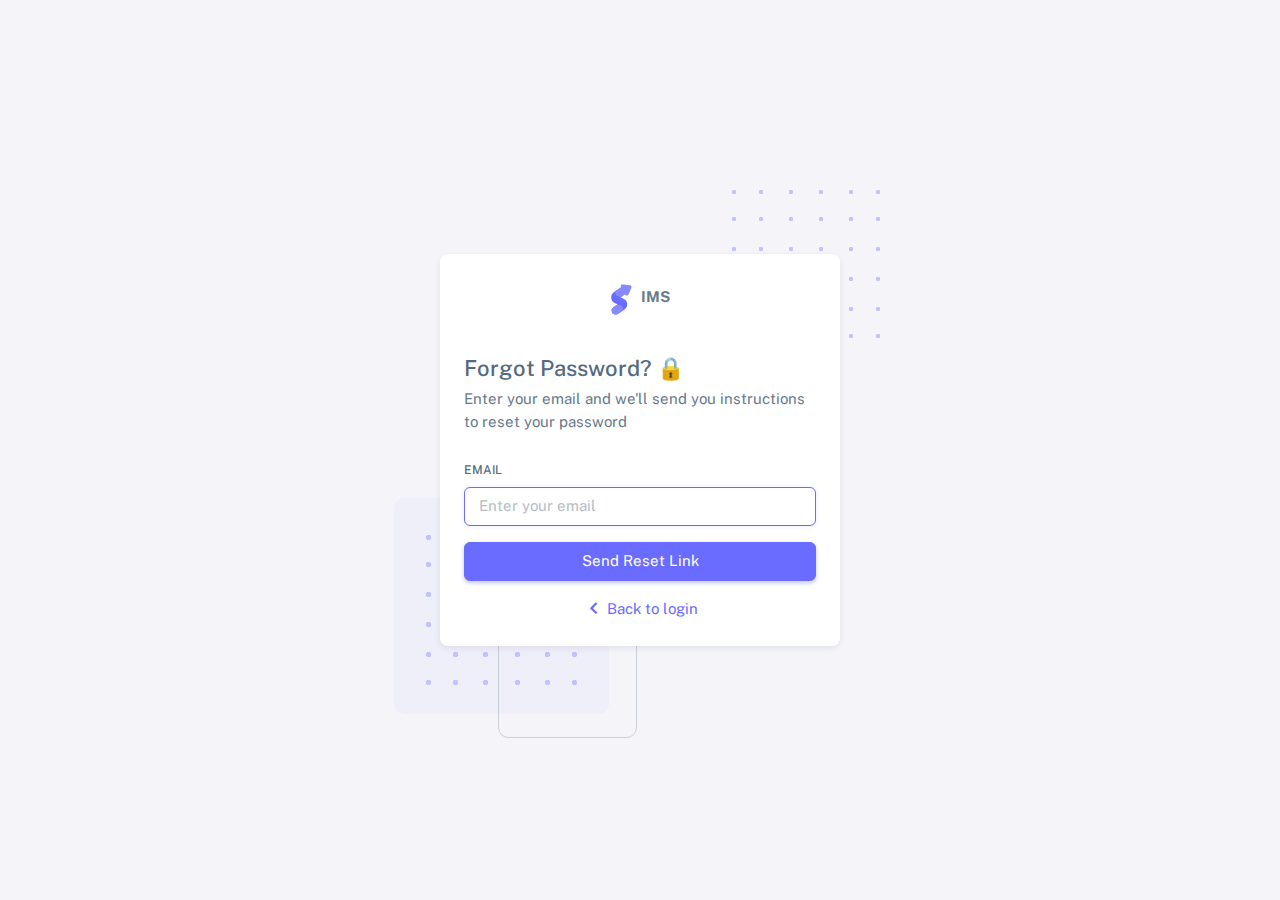
<file: html/auth-forgot-password-basic.html>
<!DOCTYPE html>

<html
  lang="en"
  class="light-style layout-wide customizer-hide"
  dir="ltr"
  data-theme="theme-default"
  data-assets-path="../assets/"
  data-template="vertical-menu-template-free">
  <head>
    <meta charset="utf-8" />
    <meta
      name="viewport"
      content="width=device-width, initial-scale=1.0, user-scalable=no, minimum-scale=1.0, maximum-scale=1.0" />

    <title>Forgot Password</title>

    <meta name="description" content="" />

    <!-- Favicon -->
    <link rel="icon" type="image/x-icon" href="../assets/img/favicon/favicon.ico" />

    <!-- Fonts -->
    <link rel="preconnect" href="https://fonts.googleapis.com" />
    <link rel="preconnect" href="https://fonts.gstatic.com" crossorigin />
    <link
      href="https://fonts.googleapis.com/css2?family=Public+Sans:ital,wght@0,300;0,400;0,500;0,600;0,700;1,300;1,400;1,500;1,600;1,700&display=swap"
      rel="stylesheet" />

    <link rel="stylesheet" href="../assets/vendor/fonts/boxicons.css" />

    <!-- Core CSS -->
    <link rel="stylesheet" href="../assets/vendor/css/core.css" class="template-customizer-core-css" />
    <link rel="stylesheet" href="../assets/vendor/css/theme-default.css" class="template-customizer-theme-css" />
    <link rel="stylesheet" href="../assets/css/demo.css" />

    <!-- Vendors CSS -->
    <link rel="stylesheet" href="../assets/vendor/libs/perfect-scrollbar/perfect-scrollbar.css" />

    <!-- Page CSS -->
    <!-- Page -->
    <link rel="stylesheet" href="../assets/vendor/css/pages/page-auth.css" />

    <!-- Helpers -->
    <script src="../assets/vendor/js/helpers.js"></script>
    <!--! Template customizer & Theme config files MUST be included after core stylesheets and helpers.js in the <head> section -->
    <!--? Config:  Mandatory theme config file contain global vars & default theme options, Set your preferred theme option in this file.  -->
    <script src="../assets/js/config.js"></script>
  </head>

  <body>
    <!-- Content -->

    <div class="container-xxl">
      <div class="authentication-wrapper authentication-basic container-p-y">
        <div class="authentication-inner py-4">
          <!-- Forgot Password -->
          <div class="card">
            <div class="card-body">
              <!-- Logo -->
              <div class="app-brand justify-content-center">
                <a href="index.html" class="app-brand-link gap-2">
                  <span class="app-brand-logo demo">
                    <svg
                      width="25"
                      viewBox="0 0 25 42"
                      version="1.1"
                      xmlns="http://www.w3.org/2000/svg"
                      xmlns:xlink="http://www.w3.org/1999/xlink">
                      <defs>
                        <path
                          d="M13.7918663,0.358365126 L3.39788168,7.44174259 C0.566865006,9.69408886 -0.379795268,12.4788597 0.557900856,15.7960551 C0.68998853,16.2305145 1.09562888,17.7872135 3.12357076,19.2293357 C3.8146334,19.7207684 5.32369333,20.3834223 7.65075054,21.2172976 L7.59773219,21.2525164 L2.63468769,24.5493413 C0.445452254,26.3002124 0.0884951797,28.5083815 1.56381646,31.1738486 C2.83770406,32.8170431 5.20850219,33.2640127 7.09180128,32.5391577 C8.347334,32.0559211 11.4559176,30.0011079 16.4175519,26.3747182 C18.0338572,24.4997857 18.6973423,22.4544883 18.4080071,20.2388261 C17.963753,17.5346866 16.1776345,15.5799961 13.0496516,14.3747546 L10.9194936,13.4715819 L18.6192054,7.984237 L13.7918663,0.358365126 Z"
                          id="path-1"></path>
                        <path
                          d="M5.47320593,6.00457225 C4.05321814,8.216144 4.36334763,10.0722806 6.40359441,11.5729822 C8.61520715,12.571656 10.0999176,13.2171421 10.8577257,13.5094407 L15.5088241,14.433041 L18.6192054,7.984237 C15.5364148,3.11535317 13.9273018,0.573395879 13.7918663,0.358365126 C13.5790555,0.511491653 10.8061687,2.3935607 5.47320593,6.00457225 Z"
                          id="path-3"></path>
                        <path
                          d="M7.50063644,21.2294429 L12.3234468,23.3159332 C14.1688022,24.7579751 14.397098,26.4880487 13.008334,28.506154 C11.6195701,30.5242593 10.3099883,31.790241 9.07958868,32.3040991 C5.78142938,33.4346997 4.13234973,34 4.13234973,34 C4.13234973,34 2.75489982,33.0538207 2.37032616e-14,31.1614621 C-0.55822714,27.8186216 -0.55822714,26.0572515 -4.05231404e-15,25.8773518 C0.83734071,25.6075023 2.77988457,22.8248993 3.3049379,22.52991 C3.65497346,22.3332504 5.05353963,21.8997614 7.50063644,21.2294429 Z"
                          id="path-4"></path>
                        <path
                          d="M20.6,7.13333333 L25.6,13.8 C26.2627417,14.6836556 26.0836556,15.9372583 25.2,16.6 C24.8538077,16.8596443 24.4327404,17 24,17 L14,17 C12.8954305,17 12,16.1045695 12,15 C12,14.5672596 12.1403557,14.1461923 12.4,13.8 L17.4,7.13333333 C18.0627417,6.24967773 19.3163444,6.07059163 20.2,6.73333333 C20.3516113,6.84704183 20.4862915,6.981722 20.6,7.13333333 Z"
                          id="path-5"></path>
                      </defs>
                      <g id="g-app-brand" stroke="none" stroke-width="1" fill="none" fill-rule="evenodd">
                        <g id="Brand-Logo" transform="translate(-27.000000, -15.000000)">
                          <g id="Icon" transform="translate(27.000000, 15.000000)">
                            <g id="Mask" transform="translate(0.000000, 8.000000)">
                              <mask id="mask-2" fill="white">
                                <use xlink:href="#path-1"></use>
                              </mask>
                              <use fill="#696cff" xlink:href="#path-1"></use>
                              <g id="Path-3" mask="url(#mask-2)">
                                <use fill="#696cff" xlink:href="#path-3"></use>
                                <use fill-opacity="0.2" fill="#FFFFFF" xlink:href="#path-3"></use>
                              </g>
                              <g id="Path-4" mask="url(#mask-2)">
                                <use fill="#696cff" xlink:href="#path-4"></use>
                                <use fill-opacity="0.2" fill="#FFFFFF" xlink:href="#path-4"></use>
                              </g>
                            </g>
                            <g
                              id="Triangle"
                              transform="translate(19.000000, 11.000000) rotate(-300.000000) translate(-19.000000, -11.000000) ">
                              <use fill="#696cff" xlink:href="#path-5"></use>
                              <use fill-opacity="0.2" fill="#FFFFFF" xlink:href="#path-5"></use>
                            </g>
                          </g>
                        </g>
                      </g>
                    </svg>
                  </span>
                  <span class=" demo text-body fw-bold">IMS</span>
                </a>
              </div>
              <!-- /Logo -->
              <h4 class="mb-2">Forgot Password? 🔒</h4>
              <p class="mb-4">Enter your email and we'll send you instructions to reset your password</p>
              <form id="formAuthentication" class="mb-3" action="index.html">
                <div class="mb-3">
                  <label for="email" class="form-label">Email</label>
                  <input
                    type="text"
                    class="form-control"
                    id="email"
                    name="email"
                    placeholder="Enter your email"
                    autofocus />
                </div>
                <button class="btn btn-primary d-grid w-100">Send Reset Link</button>
              </form>
              <div class="text-center">
                <a href="auth-login-basic.html" class="d-flex align-items-center justify-content-center">
                  <i class="bx bx-chevron-left scaleX-n1-rtl bx-sm"></i>
                  Back to login
                </a>
              </div>
            </div>
          </div>
          <!-- /Forgot Password -->
        </div>
      </div>
    </div>

    <!-- / Content -->

   

    <!-- Core JS -->
    <!-- build:js assets/vendor/js/core.js -->

    <script src="../assets/vendor/libs/jquery/jquery.js"></script>
    <script src="../assets/vendor/libs/popper/popper.js"></script>
    <script src="../assets/vendor/js/bootstrap.js"></script>
    <script src="../assets/vendor/libs/perfect-scrollbar/perfect-scrollbar.js"></script>
    <script src="../assets/vendor/js/menu.js"></script>

    <!-- endbuild -->

    <!-- Vendors JS -->

    <!-- Main JS -->
    <script src="../assets/js/main.js"></script>

    <!-- Page JS -->

    <!-- Place this tag in your head or just before your close body tag. -->
    <script async defer src="https://buttons.github.io/buttons.js"></script>
  </body>
</html>
</file>
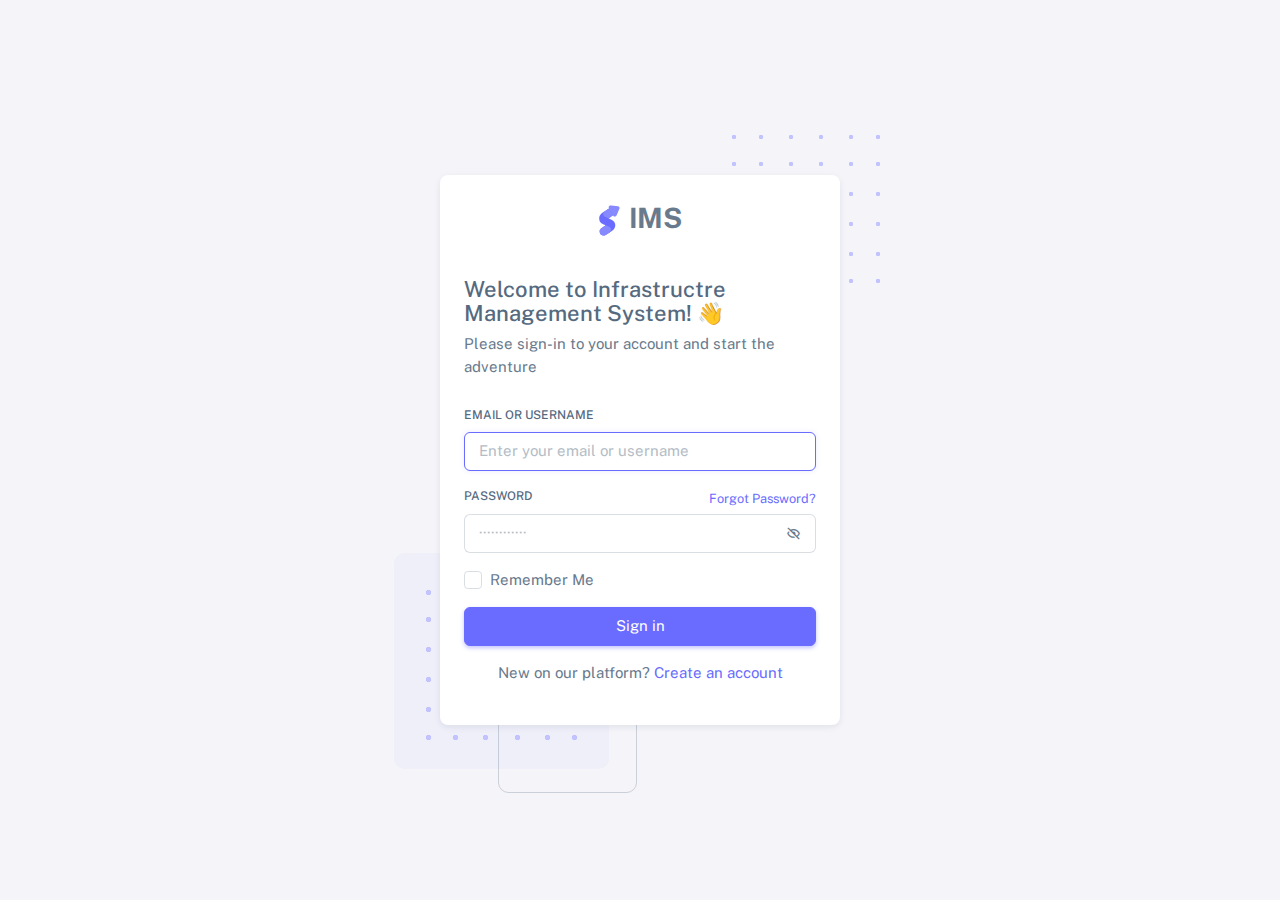
<file: html/auth-login-basic.html>
<!DOCTYPE html>

<html
  lang="en"
  class="light-style layout-wide customizer-hide"
  dir="ltr"
  data-theme="theme-default"
  data-assets-path="../assets/"
  data-template="vertical-menu-template-free">
  <head>
    <meta charset="utf-8" />
    <meta
      name="viewport"
      content="width=device-width, initial-scale=1.0, user-scalable=no, minimum-scale=1.0, maximum-scale=1.0" />

    <title>Login</title>

    <meta name="description" content="" />

    <!-- Favicon -->
    <link rel="icon" type="image/x-icon" href="../assets/img/favicon/favicon.ico" />

    <!-- Fonts -->
    <link rel="preconnect" href="https://fonts.googleapis.com" />
    <link rel="preconnect" href="https://fonts.gstatic.com" crossorigin />
    <link
      href="https://fonts.googleapis.com/css2?family=Public+Sans:ital,wght@0,300;0,400;0,500;0,600;0,700;1,300;1,400;1,500;1,600;1,700&display=swap"
      rel="stylesheet" />

    <link rel="stylesheet" href="../assets/vendor/fonts/boxicons.css" />

    <!-- Core CSS -->
    <link rel="stylesheet" href="../assets/vendor/css/core.css" class="template-customizer-core-css" />
    <link rel="stylesheet" href="../assets/vendor/css/theme-default.css" class="template-customizer-theme-css" />
    <link rel="stylesheet" href="../assets/css/demo.css" />

    <!-- Vendors CSS -->
    <link rel="stylesheet" href="../assets/vendor/libs/perfect-scrollbar/perfect-scrollbar.css" />

    <!-- Page CSS -->
    <!-- Page -->
    <link rel="stylesheet" href="../assets/vendor/css/pages/page-auth.css" />

    <!-- Helpers -->
    <script src="../assets/vendor/js/helpers.js"></script>
    <!--! Template customizer & Theme config files MUST be included after core stylesheets and helpers.js in the <head> section -->
    <!--? Config:  Mandatory theme config file contain global vars & default theme options, Set your preferred theme option in this file.  -->
    <script src="../assets/js/config.js"></script>
  </head>

  <body>
    <!-- Content -->

    <div class="container-xxl">
      <div class="authentication-wrapper authentication-basic container-p-y">
        <div class="authentication-inner">
          <!-- Register -->
          <div class="card">
            <div class="card-body">
              <!-- Logo -->
              <div class="app-brand justify-content-center">
                <a href="index.html" class="app-brand-link gap-2">
                  <span class="app-brand-logo demo">
                    <svg
                      width="25"
                      viewBox="0 0 25 42"
                      version="1.1"
                      xmlns="http://www.w3.org/2000/svg"
                      xmlns:xlink="http://www.w3.org/1999/xlink">
                      <defs>
                        <path
                          d="M13.7918663,0.358365126 L3.39788168,7.44174259 C0.566865006,9.69408886 -0.379795268,12.4788597 0.557900856,15.7960551 C0.68998853,16.2305145 1.09562888,17.7872135 3.12357076,19.2293357 C3.8146334,19.7207684 5.32369333,20.3834223 7.65075054,21.2172976 L7.59773219,21.2525164 L2.63468769,24.5493413 C0.445452254,26.3002124 0.0884951797,28.5083815 1.56381646,31.1738486 C2.83770406,32.8170431 5.20850219,33.2640127 7.09180128,32.5391577 C8.347334,32.0559211 11.4559176,30.0011079 16.4175519,26.3747182 C18.0338572,24.4997857 18.6973423,22.4544883 18.4080071,20.2388261 C17.963753,17.5346866 16.1776345,15.5799961 13.0496516,14.3747546 L10.9194936,13.4715819 L18.6192054,7.984237 L13.7918663,0.358365126 Z"
                          id="path-1"></path>
                        <path
                          d="M5.47320593,6.00457225 C4.05321814,8.216144 4.36334763,10.0722806 6.40359441,11.5729822 C8.61520715,12.571656 10.0999176,13.2171421 10.8577257,13.5094407 L15.5088241,14.433041 L18.6192054,7.984237 C15.5364148,3.11535317 13.9273018,0.573395879 13.7918663,0.358365126 C13.5790555,0.511491653 10.8061687,2.3935607 5.47320593,6.00457225 Z"
                          id="path-3"></path>
                        <path
                          d="M7.50063644,21.2294429 L12.3234468,23.3159332 C14.1688022,24.7579751 14.397098,26.4880487 13.008334,28.506154 C11.6195701,30.5242593 10.3099883,31.790241 9.07958868,32.3040991 C5.78142938,33.4346997 4.13234973,34 4.13234973,34 C4.13234973,34 2.75489982,33.0538207 2.37032616e-14,31.1614621 C-0.55822714,27.8186216 -0.55822714,26.0572515 -4.05231404e-15,25.8773518 C0.83734071,25.6075023 2.77988457,22.8248993 3.3049379,22.52991 C3.65497346,22.3332504 5.05353963,21.8997614 7.50063644,21.2294429 Z"
                          id="path-4"></path>
                        <path
                          d="M20.6,7.13333333 L25.6,13.8 C26.2627417,14.6836556 26.0836556,15.9372583 25.2,16.6 C24.8538077,16.8596443 24.4327404,17 24,17 L14,17 C12.8954305,17 12,16.1045695 12,15 C12,14.5672596 12.1403557,14.1461923 12.4,13.8 L17.4,7.13333333 C18.0627417,6.24967773 19.3163444,6.07059163 20.2,6.73333333 C20.3516113,6.84704183 20.4862915,6.981722 20.6,7.13333333 Z"
                          id="path-5"></path>
                      </defs>
                      <g id="g-app-brand" stroke="none" stroke-width="1" fill="none" fill-rule="evenodd">
                        <g id="Brand-Logo" transform="translate(-27.000000, -15.000000)">
                          <g id="Icon" transform="translate(27.000000, 15.000000)">
                            <g id="Mask" transform="translate(0.000000, 8.000000)">
                              <mask id="mask-2" fill="white">
                                <use xlink:href="#path-1"></use>
                              </mask>
                              <use fill="#696cff" xlink:href="#path-1"></use>
                              <g id="Path-3" mask="url(#mask-2)">
                                <use fill="#696cff" xlink:href="#path-3"></use>
                                <use fill-opacity="0.2" fill="#FFFFFF" xlink:href="#path-3"></use>
                              </g>
                              <g id="Path-4" mask="url(#mask-2)">
                                <use fill="#696cff" xlink:href="#path-4"></use>
                                <use fill-opacity="0.2" fill="#FFFFFF" xlink:href="#path-4"></use>
                              </g>
                            </g>
                            <g
                              id="Triangle"
                              transform="translate(19.000000, 11.000000) rotate(-300.000000) translate(-19.000000, -11.000000) ">
                              <use fill="#696cff" xlink:href="#path-5"></use>
                              <use fill-opacity="0.2" fill="#FFFFFF" xlink:href="#path-5"></use>
                            </g>
                          </g>
                        </g>
                      </g>
                    </svg>
                  </span>
                  <span class="app-brand-text demo text-body fw-bold">IMS</span>
                </a>
              </div>
              <!-- /Logo -->
              <h4 class="mb-2">Welcome to Infrastructre Management System! 👋</h4>
              <p class="mb-4">Please sign-in to your account and start the adventure</p>

              <form id="formAuthentication" class="mb-3" action="index.html">
                <div class="mb-3">
                  <label for="email" class="form-label">Email or Username</label>
                  <input
                    type="text"
                    class="form-control"
                    id="email"
                    name="email-username"
                    placeholder="Enter your email or username"
                    autofocus />
                </div>
                <div class="mb-3 form-password-toggle">
                  <div class="d-flex justify-content-between">
                    <label class="form-label" for="password">Password</label>
                    <a href="auth-forgot-password-basic.html">
                      <small>Forgot Password?</small>
                    </a>
                  </div>
                  <div class="input-group input-group-merge">
                    <input
                      type="password"
                      id="password"
                      class="form-control"
                      name="password"
                      placeholder="&#xb7;&#xb7;&#xb7;&#xb7;&#xb7;&#xb7;&#xb7;&#xb7;&#xb7;&#xb7;&#xb7;&#xb7;"
                      aria-describedby="password" />
                    <span class="input-group-text cursor-pointer"><i class="bx bx-hide"></i></span>
                  </div>
                </div>
                <div class="mb-3">
                  <div class="form-check">
                    <input class="form-check-input" type="checkbox" id="remember-me" />
                    <label class="form-check-label" for="remember-me"> Remember Me </label>
                  </div>
                </div>
                <div class="mb-3">
                  <button class="btn btn-primary d-grid w-100" type="submit">Sign in</button>
                </div>
              </form>

              <p class="text-center">
                <span>New on our platform?</span>
                <a href="auth-register-basic.html">
                  <span>Create an account</span>
                </a>
              </p>
            </div>
          </div>
          <!-- /Register -->
        </div>
      </div>
    </div>

    <!-- / Content -->

    

    <!-- Core JS -->
    <!-- build:js assets/vendor/js/core.js -->

    <script src="../assets/vendor/libs/jquery/jquery.js"></script>
    <script src="../assets/vendor/libs/popper/popper.js"></script>
    <script src="../assets/vendor/js/bootstrap.js"></script>
    <script src="../assets/vendor/libs/perfect-scrollbar/perfect-scrollbar.js"></script>
    <script src="../assets/vendor/js/menu.js"></script>

    <!-- endbuild -->

    <!-- Vendors JS -->

    <!-- Main JS -->
    <script src="../assets/js/main.js"></script>

    <!-- Page JS -->

    <!-- Place this tag in your head or just before your close body tag. -->
    <script async defer src="https://buttons.github.io/buttons.js"></script>
  </body>
</html>
</file>
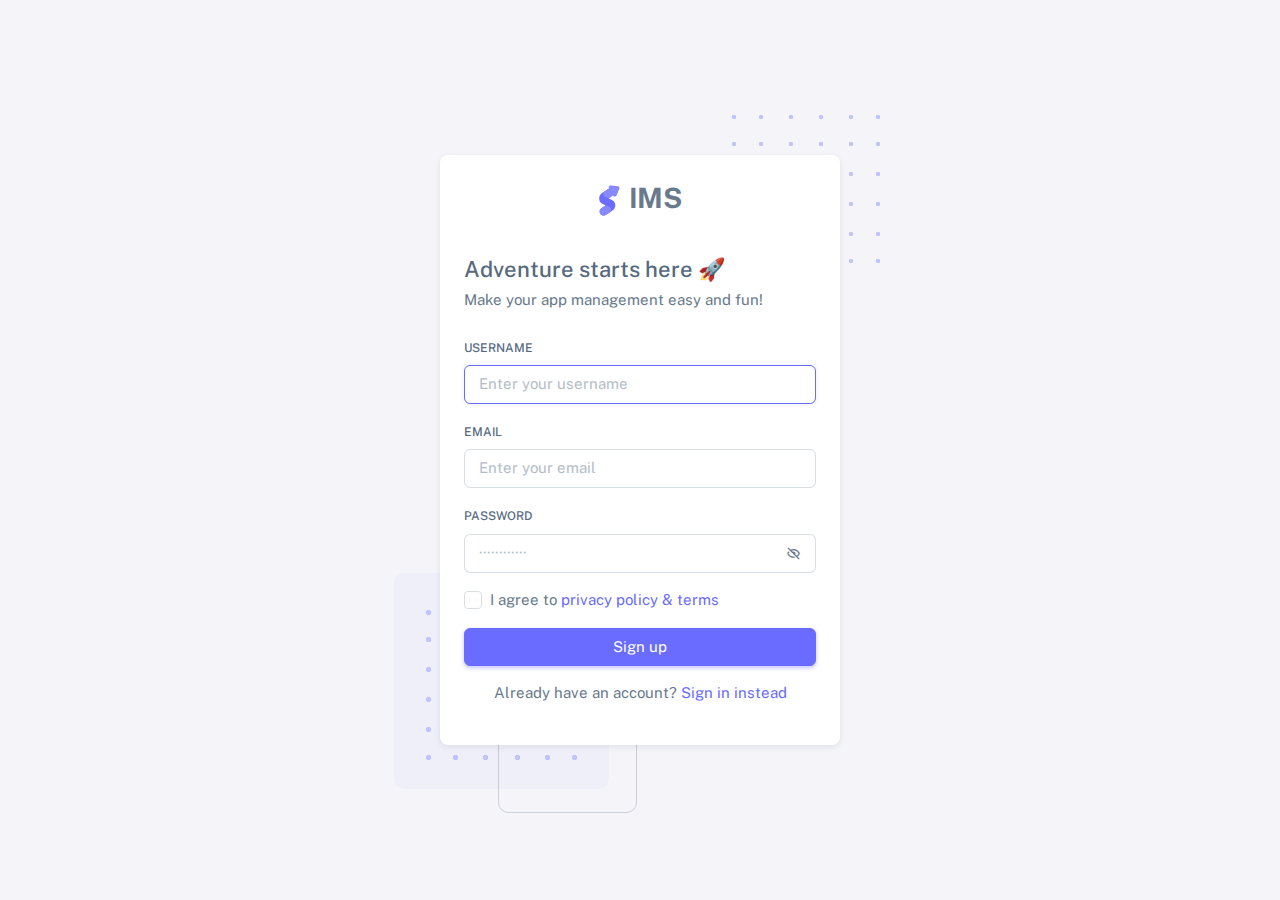
<file: html/auth-register-basic.html>
<!DOCTYPE html>

<html
  lang="en"
  class="light-style layout-wide customizer-hide"
  dir="ltr"
  data-theme="theme-default"
  data-assets-path="../assets/"
  data-template="vertical-menu-template-free">
  <head>
    <meta charset="utf-8" />
    <meta
      name="viewport"
      content="width=device-width, initial-scale=1.0, user-scalable=no, minimum-scale=1.0, maximum-scale=1.0" />

    <title>Register </title>

    <meta name="description" content="" />

    <!-- Favicon -->
    <link rel="icon" type="image/x-icon" href="../assets/img/favicon/favicon.ico" />

    <!-- Fonts -->
    <link rel="preconnect" href="https://fonts.googleapis.com" />
    <link rel="preconnect" href="https://fonts.gstatic.com" crossorigin />
    <link
      href="https://fonts.googleapis.com/css2?family=Public+Sans:ital,wght@0,300;0,400;0,500;0,600;0,700;1,300;1,400;1,500;1,600;1,700&display=swap"
      rel="stylesheet" />

    <link rel="stylesheet" href="../assets/vendor/fonts/boxicons.css" />

    <!-- Core CSS -->
    <link rel="stylesheet" href="../assets/vendor/css/core.css" class="template-customizer-core-css" />
    <link rel="stylesheet" href="../assets/vendor/css/theme-default.css" class="template-customizer-theme-css" />
    <link rel="stylesheet" href="../assets/css/demo.css" />

    <!-- Vendors CSS -->
    <link rel="stylesheet" href="../assets/vendor/libs/perfect-scrollbar/perfect-scrollbar.css" />

    <!-- Page CSS -->
    <!-- Page -->
    <link rel="stylesheet" href="../assets/vendor/css/pages/page-auth.css" />

    <!-- Helpers -->
    <script src="../assets/vendor/js/helpers.js"></script>
    <!--! Template customizer & Theme config files MUST be included after core stylesheets and helpers.js in the <head> section -->
    <!--? Config:  Mandatory theme config file contain global vars & default theme options, Set your preferred theme option in this file.  -->
    <script src="../assets/js/config.js"></script>
  </head>

  <body>
    <!-- Content -->

    <div class="container-xxl">
      <div class="authentication-wrapper authentication-basic container-p-y">
        <div class="authentication-inner">
          <!-- Register Card -->
          <div class="card">
            <div class="card-body">
              <!-- Logo -->
              <div class="app-brand justify-content-center">
                <a href="index.html" class="app-brand-link gap-2">
                  <span class="app-brand-logo demo">
                    <svg
                      width="25"
                      viewBox="0 0 25 42"
                      version="1.1"
                      xmlns="http://www.w3.org/2000/svg"
                      xmlns:xlink="http://www.w3.org/1999/xlink">
                      <defs>
                        <path
                          d="M13.7918663,0.358365126 L3.39788168,7.44174259 C0.566865006,9.69408886 -0.379795268,12.4788597 0.557900856,15.7960551 C0.68998853,16.2305145 1.09562888,17.7872135 3.12357076,19.2293357 C3.8146334,19.7207684 5.32369333,20.3834223 7.65075054,21.2172976 L7.59773219,21.2525164 L2.63468769,24.5493413 C0.445452254,26.3002124 0.0884951797,28.5083815 1.56381646,31.1738486 C2.83770406,32.8170431 5.20850219,33.2640127 7.09180128,32.5391577 C8.347334,32.0559211 11.4559176,30.0011079 16.4175519,26.3747182 C18.0338572,24.4997857 18.6973423,22.4544883 18.4080071,20.2388261 C17.963753,17.5346866 16.1776345,15.5799961 13.0496516,14.3747546 L10.9194936,13.4715819 L18.6192054,7.984237 L13.7918663,0.358365126 Z"
                          id="path-1"></path>
                        <path
                          d="M5.47320593,6.00457225 C4.05321814,8.216144 4.36334763,10.0722806 6.40359441,11.5729822 C8.61520715,12.571656 10.0999176,13.2171421 10.8577257,13.5094407 L15.5088241,14.433041 L18.6192054,7.984237 C15.5364148,3.11535317 13.9273018,0.573395879 13.7918663,0.358365126 C13.5790555,0.511491653 10.8061687,2.3935607 5.47320593,6.00457225 Z"
                          id="path-3"></path>
                        <path
                          d="M7.50063644,21.2294429 L12.3234468,23.3159332 C14.1688022,24.7579751 14.397098,26.4880487 13.008334,28.506154 C11.6195701,30.5242593 10.3099883,31.790241 9.07958868,32.3040991 C5.78142938,33.4346997 4.13234973,34 4.13234973,34 C4.13234973,34 2.75489982,33.0538207 2.37032616e-14,31.1614621 C-0.55822714,27.8186216 -0.55822714,26.0572515 -4.05231404e-15,25.8773518 C0.83734071,25.6075023 2.77988457,22.8248993 3.3049379,22.52991 C3.65497346,22.3332504 5.05353963,21.8997614 7.50063644,21.2294429 Z"
                          id="path-4"></path>
                        <path
                          d="M20.6,7.13333333 L25.6,13.8 C26.2627417,14.6836556 26.0836556,15.9372583 25.2,16.6 C24.8538077,16.8596443 24.4327404,17 24,17 L14,17 C12.8954305,17 12,16.1045695 12,15 C12,14.5672596 12.1403557,14.1461923 12.4,13.8 L17.4,7.13333333 C18.0627417,6.24967773 19.3163444,6.07059163 20.2,6.73333333 C20.3516113,6.84704183 20.4862915,6.981722 20.6,7.13333333 Z"
                          id="path-5"></path>
                      </defs>
                      <g id="g-app-brand" stroke="none" stroke-width="1" fill="none" fill-rule="evenodd">
                        <g id="Brand-Logo" transform="translate(-27.000000, -15.000000)">
                          <g id="Icon" transform="translate(27.000000, 15.000000)">
                            <g id="Mask" transform="translate(0.000000, 8.000000)">
                              <mask id="mask-2" fill="white">
                                <use xlink:href="#path-1"></use>
                              </mask>
                              <use fill="#696cff" xlink:href="#path-1"></use>
                              <g id="Path-3" mask="url(#mask-2)">
                                <use fill="#696cff" xlink:href="#path-3"></use>
                                <use fill-opacity="0.2" fill="#FFFFFF" xlink:href="#path-3"></use>
                              </g>
                              <g id="Path-4" mask="url(#mask-2)">
                                <use fill="#696cff" xlink:href="#path-4"></use>
                                <use fill-opacity="0.2" fill="#FFFFFF" xlink:href="#path-4"></use>
                              </g>
                            </g>
                            <g
                              id="Triangle"
                              transform="translate(19.000000, 11.000000) rotate(-300.000000) translate(-19.000000, -11.000000) ">
                              <use fill="#696cff" xlink:href="#path-5"></use>
                              <use fill-opacity="0.2" fill="#FFFFFF" xlink:href="#path-5"></use>
                            </g>
                          </g>
                        </g>
                      </g>
                    </svg>
                  </span>
                  <span class="app-brand-text demo text-body fw-bold">IMS</span>
                </a>
              </div>
              <!-- /Logo -->
              <h4 class="mb-2">Adventure starts here 🚀</h4>
              <p class="mb-4">Make your app management easy and fun!</p>

              <form id="formAuthentication" class="mb-3" action="index.html">
                <div class="mb-3">
                  <label for="username" class="form-label">Username</label>
                  <input
                    type="text"
                    class="form-control"
                    id="username"
                    name="username"
                    placeholder="Enter your username"
                    autofocus />
                </div>
                <div class="mb-3">
                  <label for="email" class="form-label">Email</label>
                  <input type="text" class="form-control" id="email" name="email" placeholder="Enter your email" />
                </div>
                <div class="mb-3 form-password-toggle">
                  <label class="form-label" for="password">Password</label>
                  <div class="input-group input-group-merge">
                    <input
                      type="password"
                      id="password"
                      class="form-control"
                      name="password"
                      placeholder="&#xb7;&#xb7;&#xb7;&#xb7;&#xb7;&#xb7;&#xb7;&#xb7;&#xb7;&#xb7;&#xb7;&#xb7;"
                      aria-describedby="password" />
                    <span class="input-group-text cursor-pointer"><i class="bx bx-hide"></i></span>
                  </div>
                </div>

                <div class="mb-3">
                  <div class="form-check">
                    <input class="form-check-input" type="checkbox" id="terms-conditions" name="terms" />
                    <label class="form-check-label" for="terms-conditions">
                      I agree to
                      <a href="javascript:void(0);">privacy policy & terms</a>
                    </label>
                  </div>
                </div>
                <button class="btn btn-primary d-grid w-100">Sign up</button>
              </form>

              <p class="text-center">
                <span>Already have an account?</span>
                <a href="auth-login-basic.html">
                  <span>Sign in instead</span>
                </a>
              </p>
            </div>
          </div>
          <!-- Register Card -->
        </div>
      </div>
    </div>

    <!-- / Content -->

   

    <!-- Core JS -->
    <!-- build:js assets/vendor/js/core.js -->

    <script src="../assets/vendor/libs/jquery/jquery.js"></script>
    <script src="../assets/vendor/libs/popper/popper.js"></script>
    <script src="../assets/vendor/js/bootstrap.js"></script>
    <script src="../assets/vendor/libs/perfect-scrollbar/perfect-scrollbar.js"></script>
    <script src="../assets/vendor/js/menu.js"></script>

    <!-- endbuild -->

    <!-- Vendors JS -->

    <!-- Main JS -->
    <script src="../assets/js/main.js"></script>

    <!-- Page JS -->

    <!-- Place this tag in your head or just before your close body tag. -->
    <script async defer src="https://buttons.github.io/buttons.js"></script>
  </body>
</html>
</file>
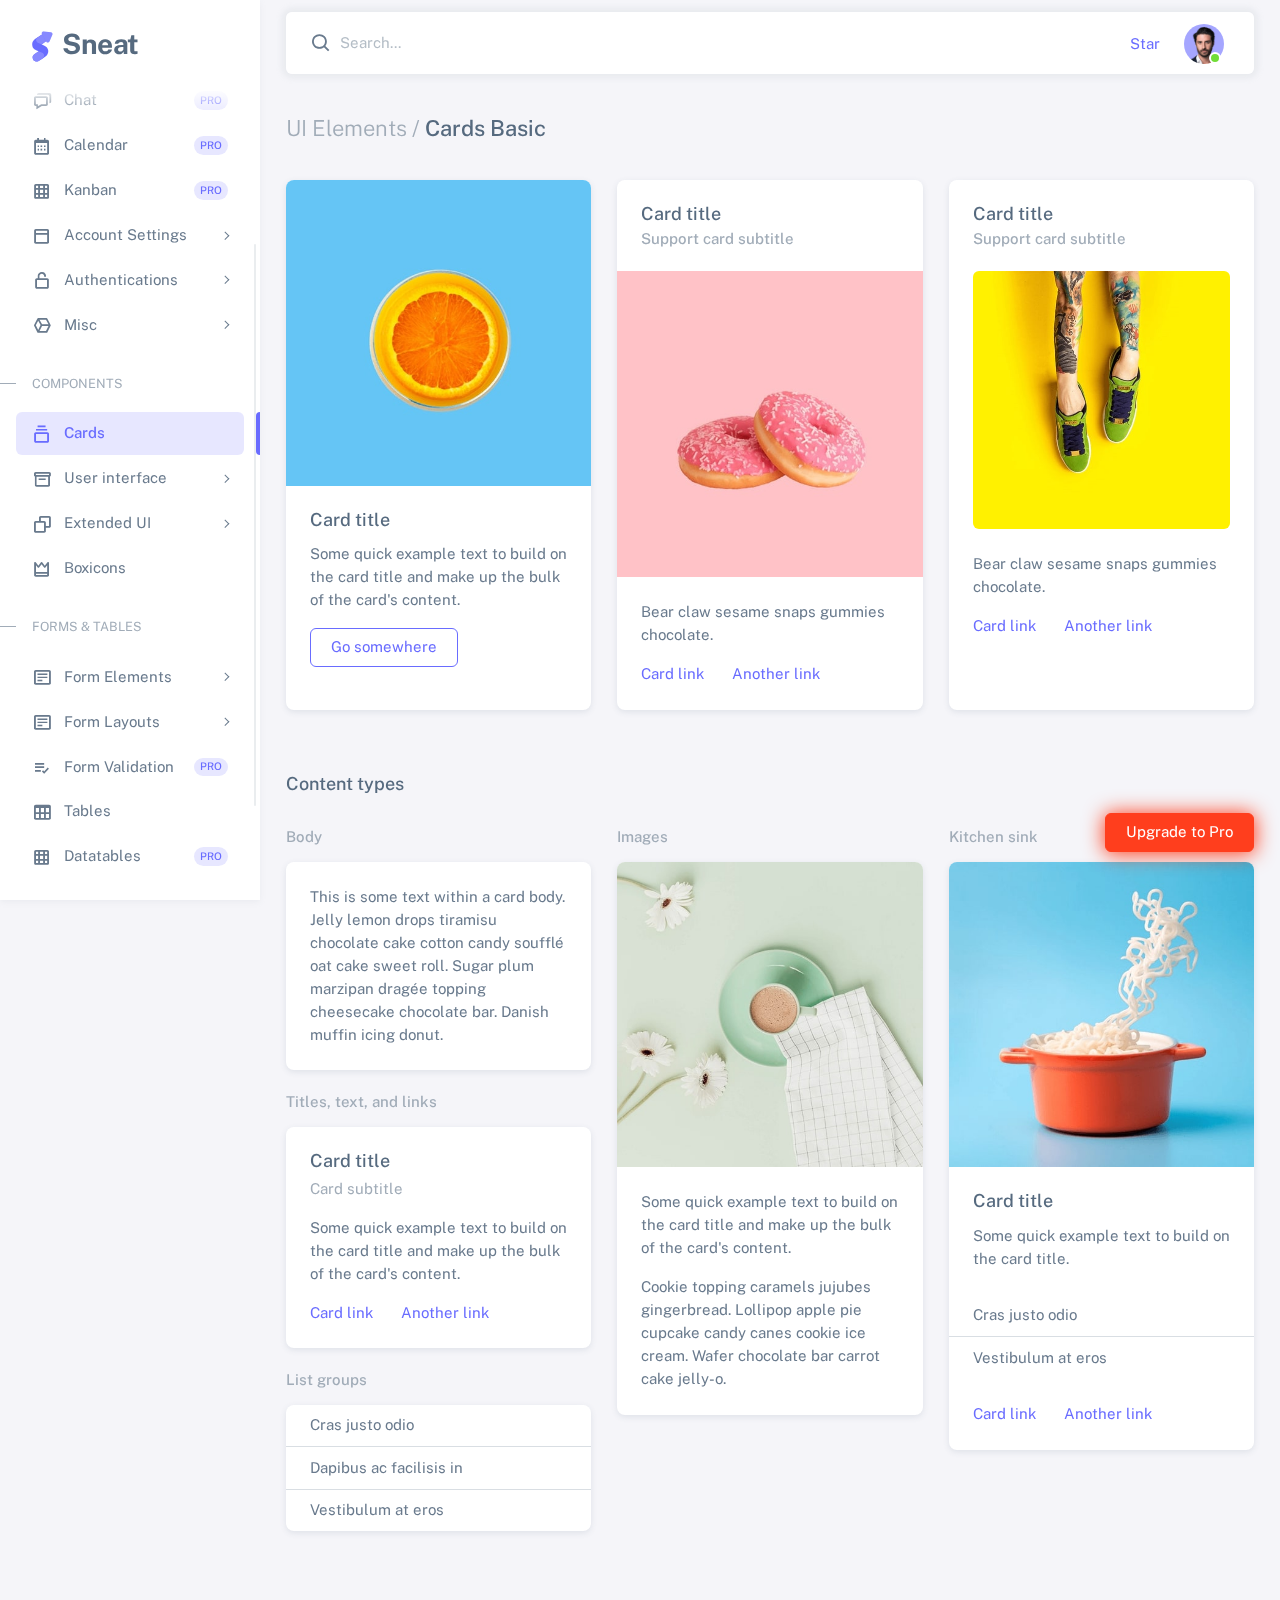
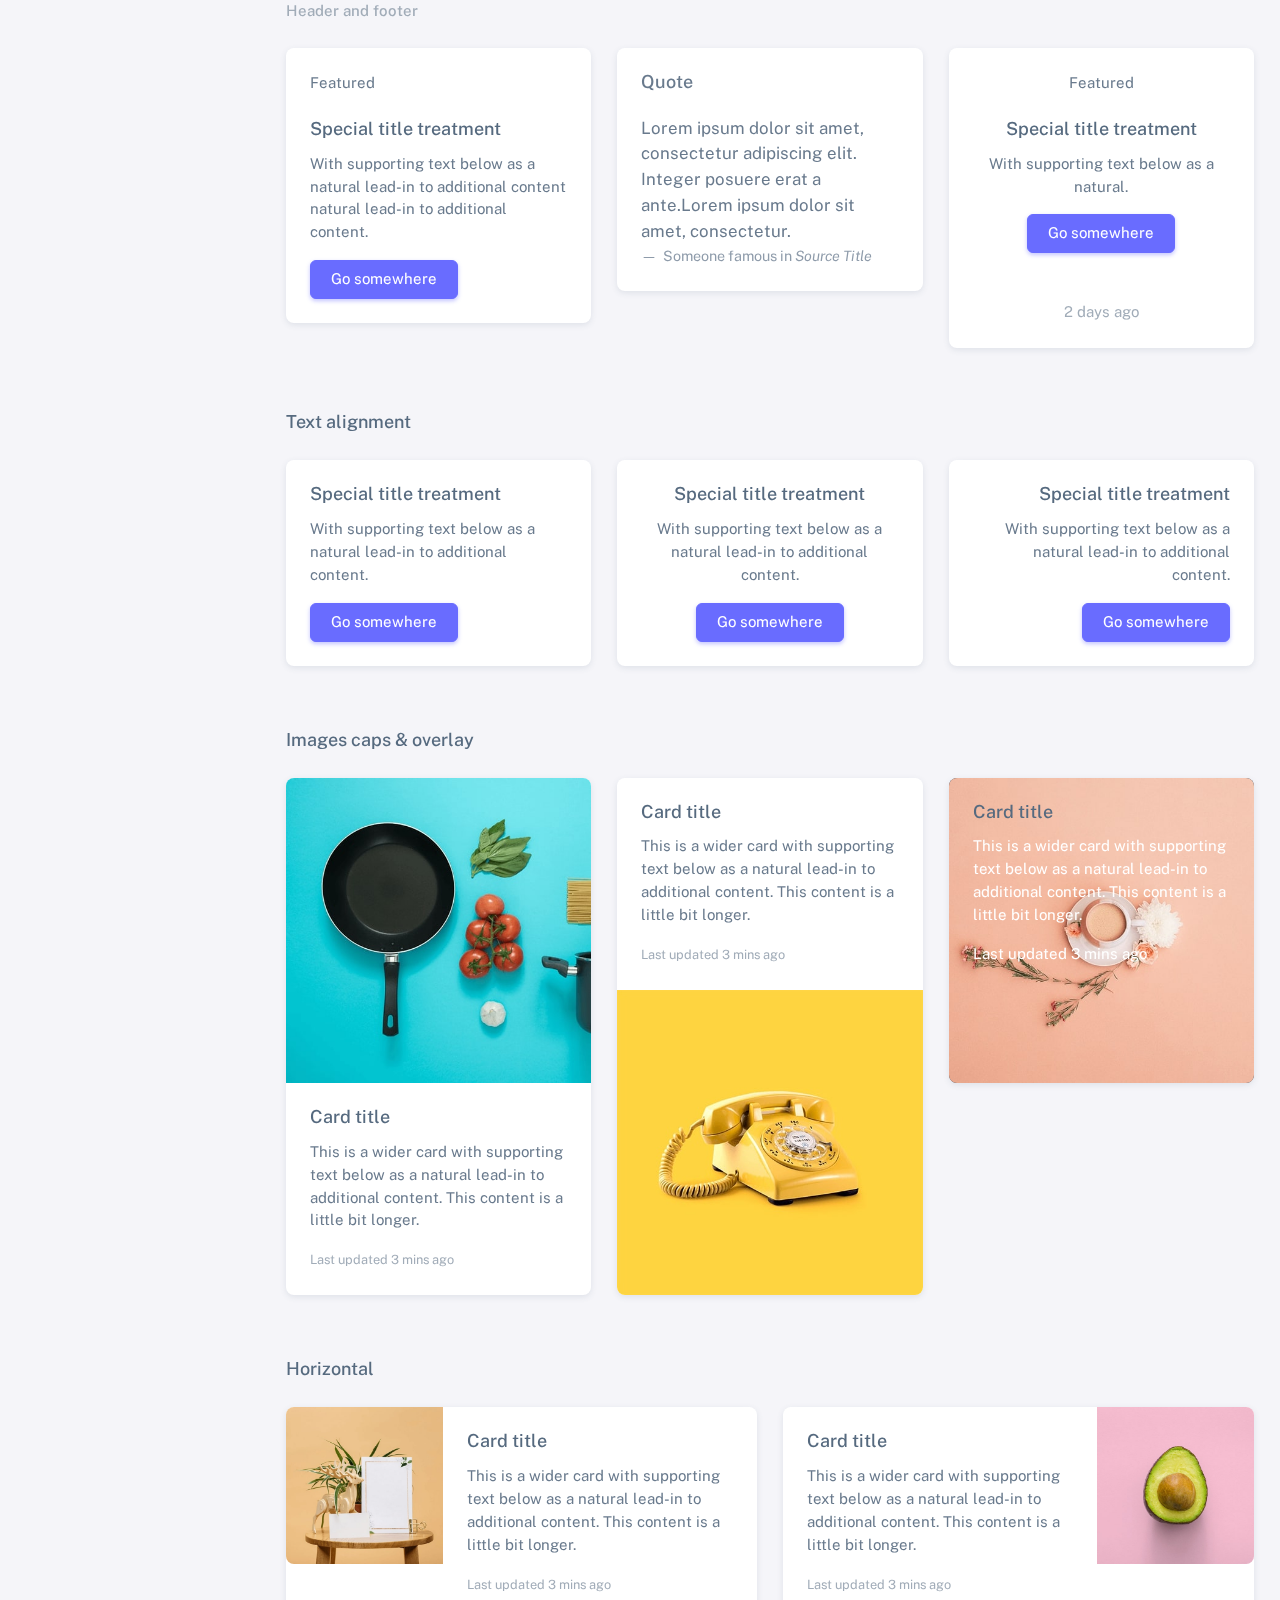
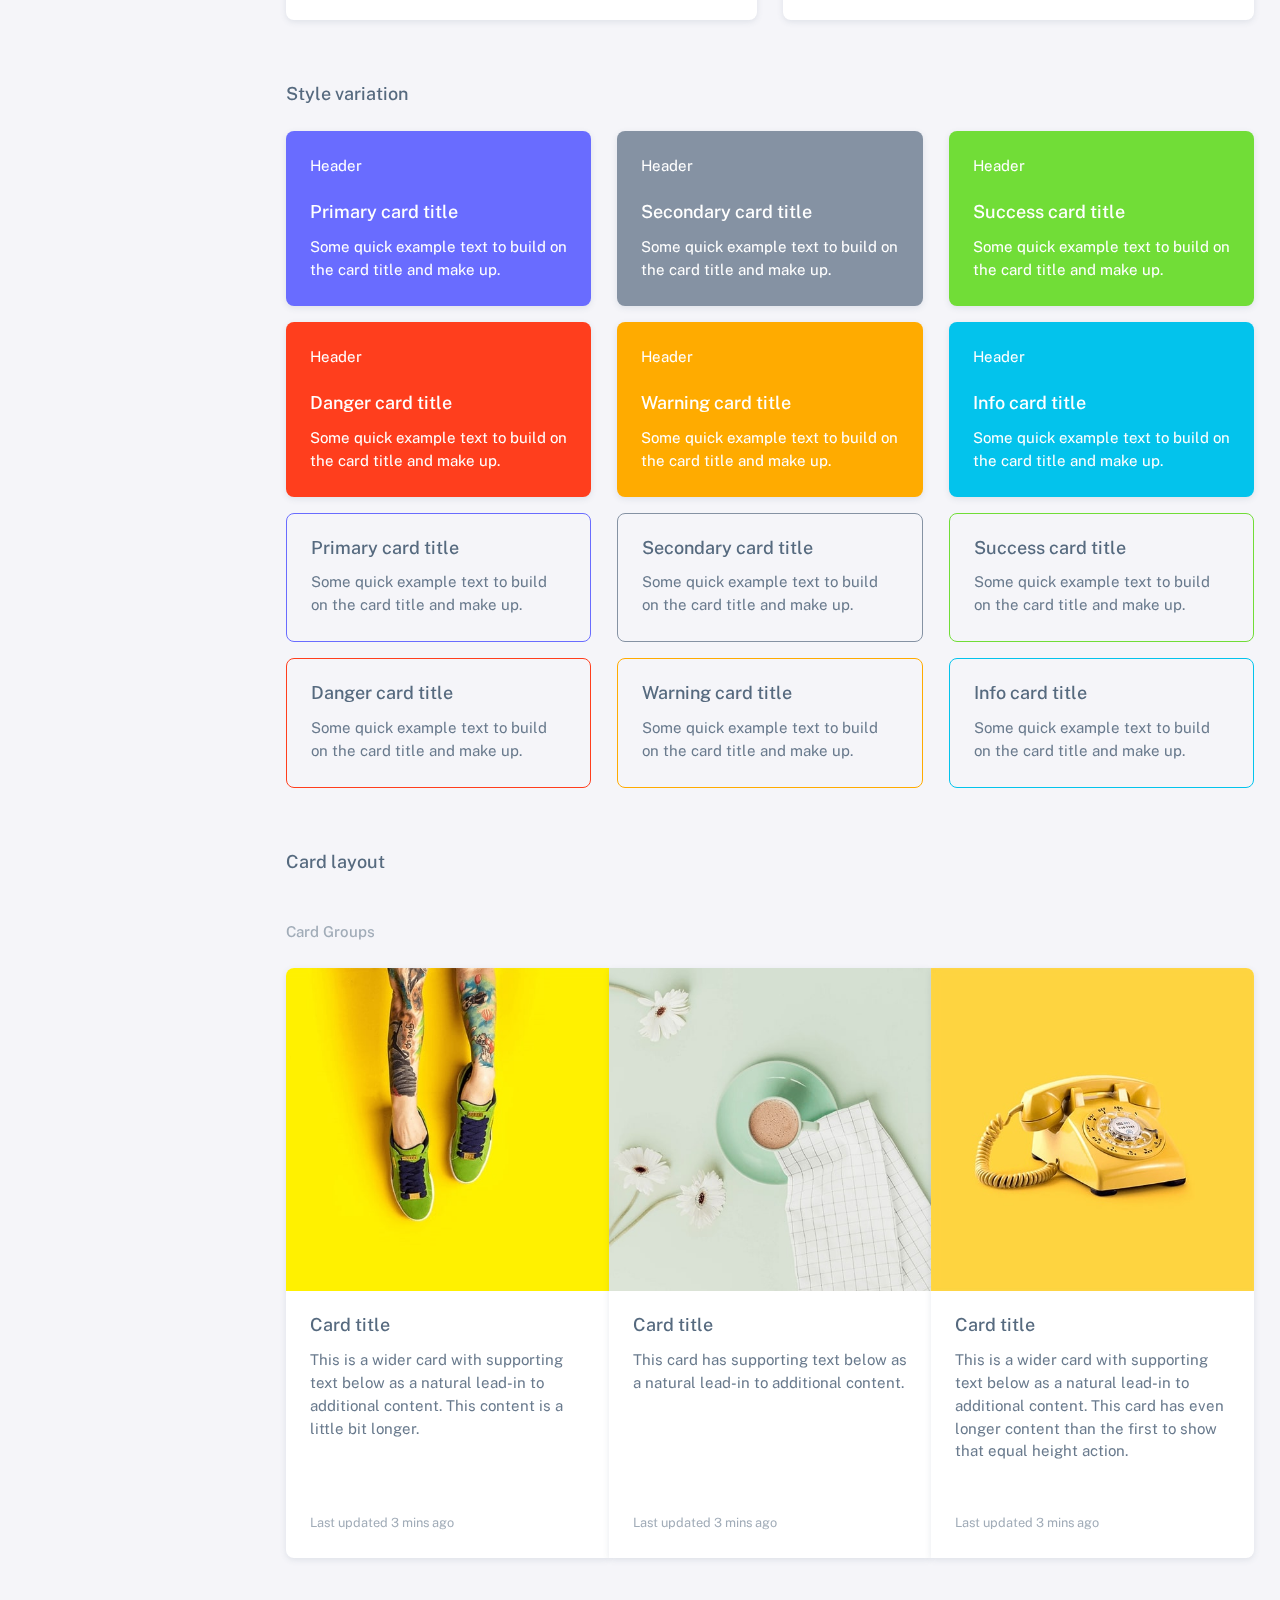
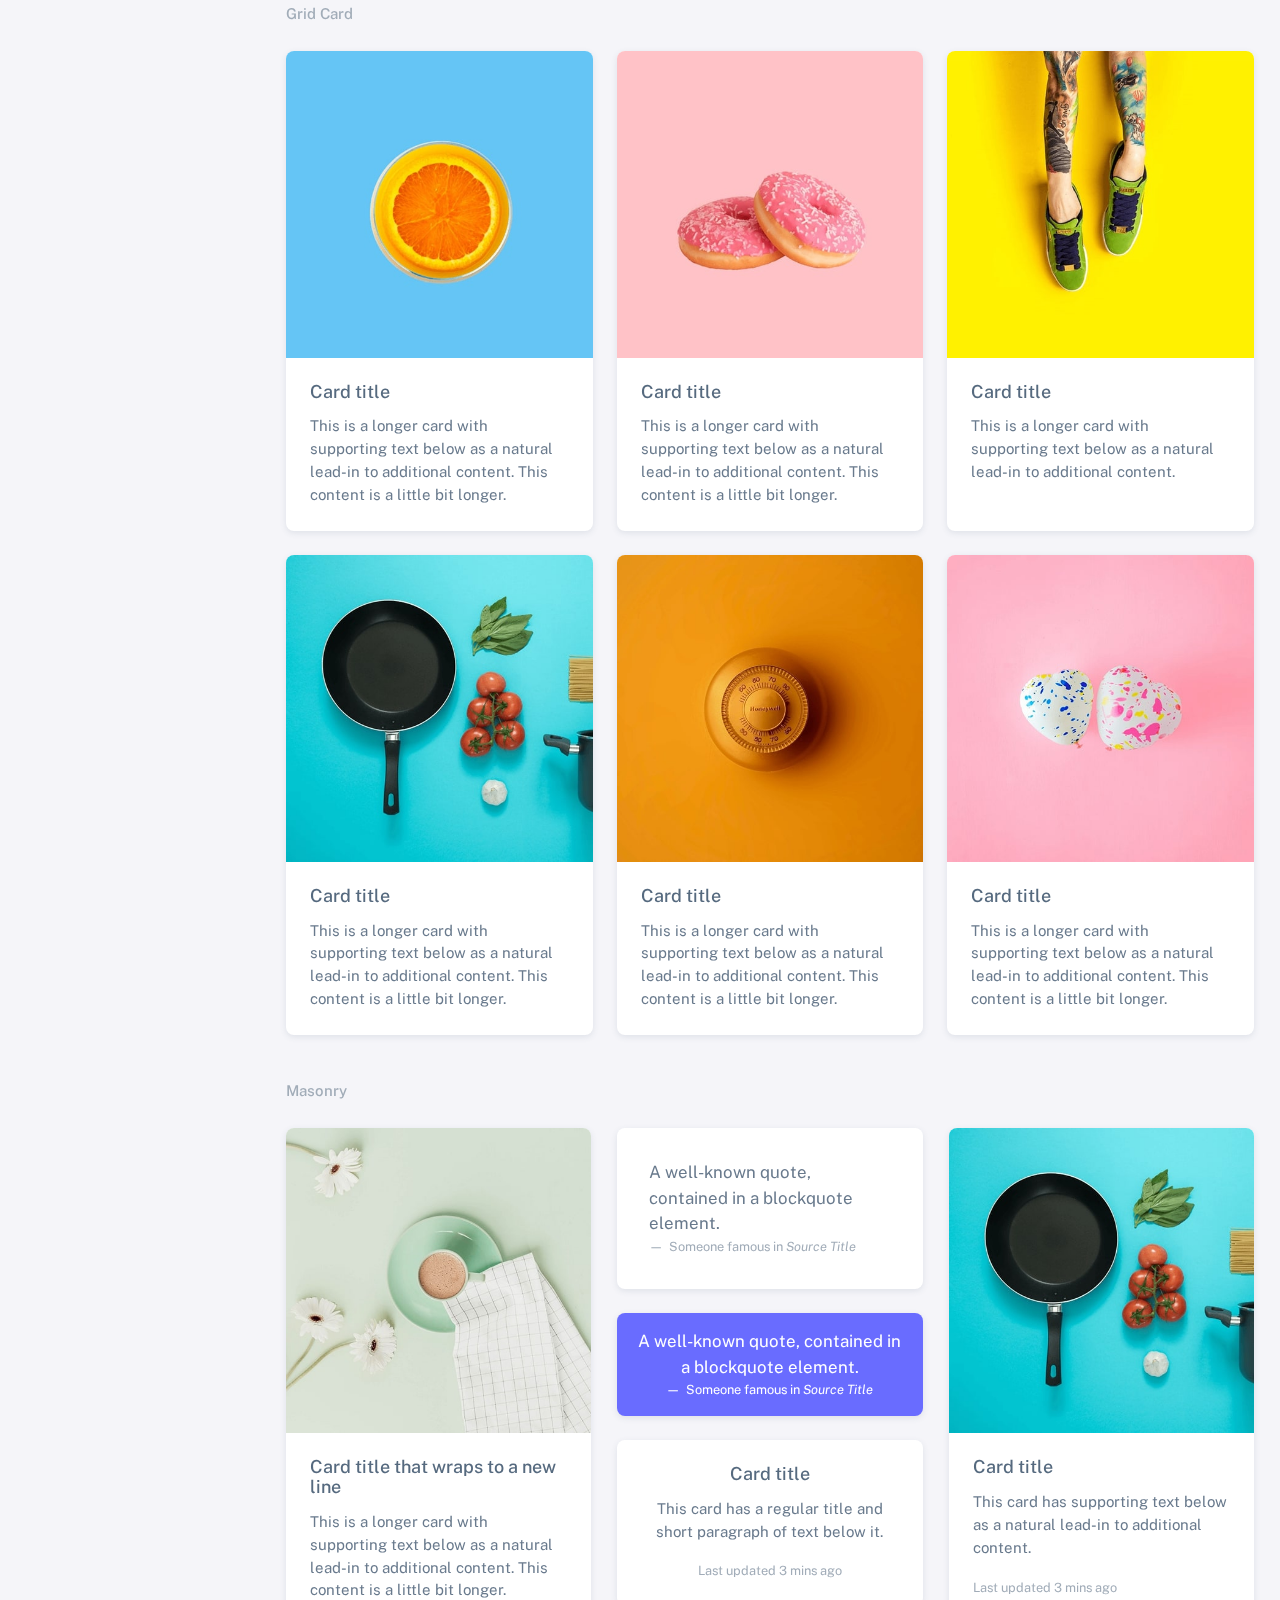
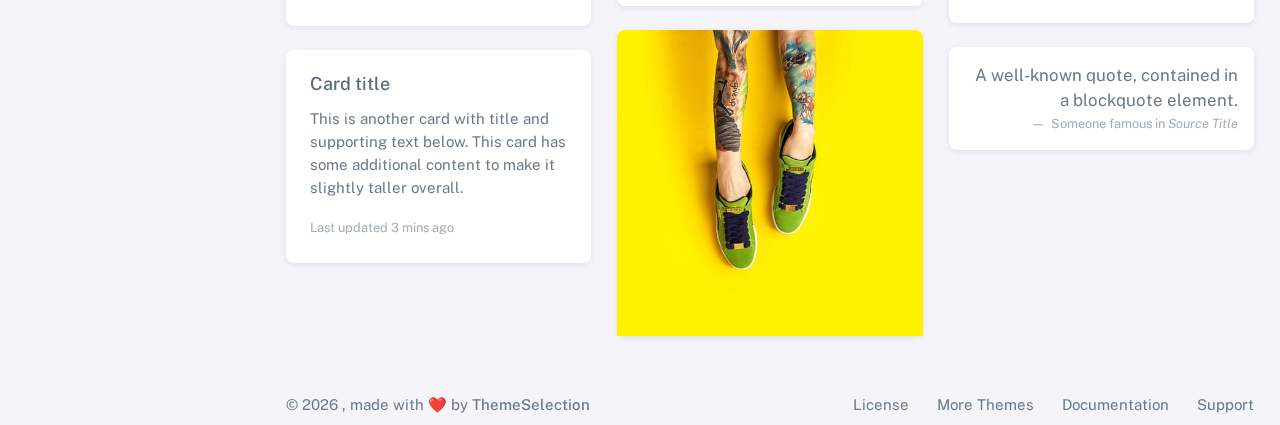
<file: html/cards-basic.html>
<!DOCTYPE html>

<html
  lang="en"
  class="light-style layout-menu-fixed layout-compact"
  dir="ltr"
  data-theme="theme-default"
  data-assets-path="../assets/"
  data-template="vertical-menu-template-free">
  <head>
    <meta charset="utf-8" />
    <meta
      name="viewport"
      content="width=device-width, initial-scale=1.0, user-scalable=no, minimum-scale=1.0, maximum-scale=1.0" />

    <title>Cards basic</title>

    <meta name="description" content="" />

    <!-- Favicon -->
    <link rel="icon" type="image/x-icon" href="../assets/img/favicon/favicon.ico" />

    <!-- Fonts -->
    <link rel="preconnect" href="https://fonts.googleapis.com" />
    <link rel="preconnect" href="https://fonts.gstatic.com" crossorigin />
    <link
      href="https://fonts.googleapis.com/css2?family=Public+Sans:ital,wght@0,300;0,400;0,500;0,600;0,700;1,300;1,400;1,500;1,600;1,700&display=swap"
      rel="stylesheet" />

    <link rel="stylesheet" href="../assets/vendor/fonts/boxicons.css" />

    <!-- Core CSS -->
    <link rel="stylesheet" href="../assets/vendor/css/core.css" class="template-customizer-core-css" />
    <link rel="stylesheet" href="../assets/vendor/css/theme-default.css" class="template-customizer-theme-css" />
    <link rel="stylesheet" href="../assets/css/demo.css" />

    <!-- Vendors CSS -->
    <link rel="stylesheet" href="../assets/vendor/libs/perfect-scrollbar/perfect-scrollbar.css" />

    <!-- Page CSS -->

    <!-- Helpers -->
    <script src="../assets/vendor/js/helpers.js"></script>
    <!--! Template customizer & Theme config files MUST be included after core stylesheets and helpers.js in the <head> section -->
    <!--? Config:  Mandatory theme config file contain global vars & default theme options, Set your preferred theme option in this file.  -->
    <script src="../assets/js/config.js"></script>
  </head>

  <body>
    <!-- Layout wrapper -->
    <div class="layout-wrapper layout-content-navbar">
      <div class="layout-container">
        <!-- Menu -->

        <aside id="layout-menu" class="layout-menu menu-vertical menu bg-menu-theme">
          <div class="app-brand demo">
            <a href="index.html" class="app-brand-link">
              <span class="app-brand-logo demo">
                <svg
                  width="25"
                  viewBox="0 0 25 42"
                  version="1.1"
                  xmlns="http://www.w3.org/2000/svg"
                  xmlns:xlink="http://www.w3.org/1999/xlink">
                  <defs>
                    <path
                      d="M13.7918663,0.358365126 L3.39788168,7.44174259 C0.566865006,9.69408886 -0.379795268,12.4788597 0.557900856,15.7960551 C0.68998853,16.2305145 1.09562888,17.7872135 3.12357076,19.2293357 C3.8146334,19.7207684 5.32369333,20.3834223 7.65075054,21.2172976 L7.59773219,21.2525164 L2.63468769,24.5493413 C0.445452254,26.3002124 0.0884951797,28.5083815 1.56381646,31.1738486 C2.83770406,32.8170431 5.20850219,33.2640127 7.09180128,32.5391577 C8.347334,32.0559211 11.4559176,30.0011079 16.4175519,26.3747182 C18.0338572,24.4997857 18.6973423,22.4544883 18.4080071,20.2388261 C17.963753,17.5346866 16.1776345,15.5799961 13.0496516,14.3747546 L10.9194936,13.4715819 L18.6192054,7.984237 L13.7918663,0.358365126 Z"
                      id="path-1"></path>
                    <path
                      d="M5.47320593,6.00457225 C4.05321814,8.216144 4.36334763,10.0722806 6.40359441,11.5729822 C8.61520715,12.571656 10.0999176,13.2171421 10.8577257,13.5094407 L15.5088241,14.433041 L18.6192054,7.984237 C15.5364148,3.11535317 13.9273018,0.573395879 13.7918663,0.358365126 C13.5790555,0.511491653 10.8061687,2.3935607 5.47320593,6.00457225 Z"
                      id="path-3"></path>
                    <path
                      d="M7.50063644,21.2294429 L12.3234468,23.3159332 C14.1688022,24.7579751 14.397098,26.4880487 13.008334,28.506154 C11.6195701,30.5242593 10.3099883,31.790241 9.07958868,32.3040991 C5.78142938,33.4346997 4.13234973,34 4.13234973,34 C4.13234973,34 2.75489982,33.0538207 2.37032616e-14,31.1614621 C-0.55822714,27.8186216 -0.55822714,26.0572515 -4.05231404e-15,25.8773518 C0.83734071,25.6075023 2.77988457,22.8248993 3.3049379,22.52991 C3.65497346,22.3332504 5.05353963,21.8997614 7.50063644,21.2294429 Z"
                      id="path-4"></path>
                    <path
                      d="M20.6,7.13333333 L25.6,13.8 C26.2627417,14.6836556 26.0836556,15.9372583 25.2,16.6 C24.8538077,16.8596443 24.4327404,17 24,17 L14,17 C12.8954305,17 12,16.1045695 12,15 C12,14.5672596 12.1403557,14.1461923 12.4,13.8 L17.4,7.13333333 C18.0627417,6.24967773 19.3163444,6.07059163 20.2,6.73333333 C20.3516113,6.84704183 20.4862915,6.981722 20.6,7.13333333 Z"
                      id="path-5"></path>
                  </defs>
                  <g id="g-app-brand" stroke="none" stroke-width="1" fill="none" fill-rule="evenodd">
                    <g id="Brand-Logo" transform="translate(-27.000000, -15.000000)">
                      <g id="Icon" transform="translate(27.000000, 15.000000)">
                        <g id="Mask" transform="translate(0.000000, 8.000000)">
                          <mask id="mask-2" fill="white">
                            <use xlink:href="#path-1"></use>
                          </mask>
                          <use fill="#696cff" xlink:href="#path-1"></use>
                          <g id="Path-3" mask="url(#mask-2)">
                            <use fill="#696cff" xlink:href="#path-3"></use>
                            <use fill-opacity="0.2" fill="#FFFFFF" xlink:href="#path-3"></use>
                          </g>
                          <g id="Path-4" mask="url(#mask-2)">
                            <use fill="#696cff" xlink:href="#path-4"></use>
                            <use fill-opacity="0.2" fill="#FFFFFF" xlink:href="#path-4"></use>
                          </g>
                        </g>
                        <g
                          id="Triangle"
                          transform="translate(19.000000, 11.000000) rotate(-300.000000) translate(-19.000000, -11.000000) ">
                          <use fill="#696cff" xlink:href="#path-5"></use>
                          <use fill-opacity="0.2" fill="#FFFFFF" xlink:href="#path-5"></use>
                        </g>
                      </g>
                    </g>
                  </g>
                </svg>
              </span>
              <span class="app-brand-text demo menu-text fw-bold ms-2">Sneat</span>
            </a>

            <a href="javascript:void(0);" class="layout-menu-toggle menu-link text-large ms-auto d-block d-xl-none">
              <i class="bx bx-chevron-left bx-sm align-middle"></i>
            </a>
          </div>

          <div class="menu-inner-shadow"></div>

          <ul class="menu-inner py-1">
            <!-- Dashboards -->
            <li class="menu-item">
              <a href="javascript:void(0);" class="menu-link menu-toggle">
                <i class="menu-icon tf-icons bx bx-home-circle"></i>
                <div data-i18n="Dashboards">Dashboards</div>
                <div class="badge bg-danger rounded-pill ms-auto">5</div>
              </a>
              <ul class="menu-sub">
                <li class="menu-item">
                  <a
                    href="https://demos.themeselection.com/sneat-bootstrap-html-admin-template/html/vertical-menu-template/dashboards-crm.html"
                    target="_blank"
                    class="menu-link">
                    <div data-i18n="CRM">CRM</div>
                    <div class="badge bg-label-primary fs-tiny rounded-pill ms-auto">Pro</div>
                  </a>
                </li>
                <li class="menu-item">
                  <a href="index.html" class="menu-link">
                    <div data-i18n="Analytics">Analytics</div>
                  </a>
                </li>
                <li class="menu-item">
                  <a
                    href="https://demos.themeselection.com/sneat-bootstrap-html-admin-template/html/vertical-menu-template/app-ecommerce-dashboard.html"
                    target="_blank"
                    class="menu-link">
                    <div data-i18n="eCommerce">eCommerce</div>
                    <div class="badge bg-label-primary fs-tiny rounded-pill ms-auto">Pro</div>
                  </a>
                </li>
                <li class="menu-item">
                  <a
                    href="https://demos.themeselection.com/sneat-bootstrap-html-admin-template/html/vertical-menu-template/app-logistics-dashboard.html"
                    target="_blank"
                    class="menu-link">
                    <div data-i18n="Logistics">Logistics</div>
                    <div class="badge bg-label-primary fs-tiny rounded-pill ms-auto">Pro</div>
                  </a>
                </li>
                <li class="menu-item">
                  <a
                    href="https://demos.themeselection.com/sneat-bootstrap-html-admin-template/html/vertical-menu-template/app-academy-dashboard.html"
                    target="_blank"
                    class="menu-link">
                    <div data-i18n="Academy">Academy</div>
                    <div class="badge bg-label-primary fs-tiny rounded-pill ms-auto">Pro</div>
                  </a>
                </li>
              </ul>
            </li>

            <!-- Layouts -->
            <li class="menu-item">
              <a href="javascript:void(0);" class="menu-link menu-toggle">
                <i class="menu-icon tf-icons bx bx-layout"></i>
                <div data-i18n="Layouts">Layouts</div>
              </a>

              <ul class="menu-sub">
                <li class="menu-item">
                  <a href="layouts-without-menu.html" class="menu-link">
                    <div data-i18n="Without menu">Without menu</div>
                  </a>
                </li>
                <li class="menu-item">
                  <a href="layouts-without-navbar.html" class="menu-link">
                    <div data-i18n="Without navbar">Without navbar</div>
                  </a>
                </li>
                <li class="menu-item">
                  <a href="layouts-container.html" class="menu-link">
                    <div data-i18n="Container">Container</div>
                  </a>
                </li>
                <li class="menu-item">
                  <a href="layouts-fluid.html" class="menu-link">
                    <div data-i18n="Fluid">Fluid</div>
                  </a>
                </li>
                <li class="menu-item">
                  <a href="layouts-blank.html" class="menu-link">
                    <div data-i18n="Blank">Blank</div>
                  </a>
                </li>
              </ul>
            </li>

            <!-- Front Pages -->
            <li class="menu-item">
              <a href="javascript:void(0);" class="menu-link menu-toggle">
                <i class="menu-icon tf-icons bx bx-store"></i>
                <div data-i18n="Front Pages">Front Pages</div>
                <div class="badge bg-label-primary fs-tiny rounded-pill ms-auto">Pro</div>
              </a>
              <ul class="menu-sub">
                <li class="menu-item">
                  <a
                    href="https://demos.themeselection.com/sneat-bootstrap-html-admin-template/html/front-pages/landing-page.html"
                    class="menu-link"
                    target="_blank">
                    <div data-i18n="Landing">Landing</div>
                  </a>
                </li>
                <li class="menu-item">
                  <a
                    href="https://demos.themeselection.com/sneat-bootstrap-html-admin-template/html/front-pages/pricing-page.html"
                    class="menu-link"
                    target="_blank">
                    <div data-i18n="Pricing">Pricing</div>
                  </a>
                </li>
                <li class="menu-item">
                  <a
                    href="https://demos.themeselection.com/sneat-bootstrap-html-admin-template/html/front-pages/payment-page.html"
                    class="menu-link"
                    target="_blank">
                    <div data-i18n="Payment">Payment</div>
                  </a>
                </li>
                <li class="menu-item">
                  <a
                    href="https://demos.themeselection.com/sneat-bootstrap-html-admin-template/html/front-pages/checkout-page.html"
                    class="menu-link"
                    target="_blank">
                    <div data-i18n="Checkout">Checkout</div>
                  </a>
                </li>
                <li class="menu-item">
                  <a
                    href="https://demos.themeselection.com/sneat-bootstrap-html-admin-template/html/front-pages/help-center-landing.html"
                    class="menu-link"
                    target="_blank">
                    <div data-i18n="Help Center">Help Center</div>
                  </a>
                </li>
              </ul>
            </li>

            <li class="menu-header small text-uppercase">
              <span class="menu-header-text">Apps &amp; Pages</span>
            </li>
            <!-- Apps -->
            <li class="menu-item">
              <a
                href="https://demos.themeselection.com/sneat-bootstrap-html-admin-template/html/vertical-menu-template/app-email.html"
                target="_blank"
                class="menu-link">
                <i class="menu-icon tf-icons bx bx-envelope"></i>
                <div data-i18n="Email">Email</div>
                <div class="badge bg-label-primary fs-tiny rounded-pill ms-auto">Pro</div>
              </a>
            </li>
            <li class="menu-item">
              <a
                href="https://demos.themeselection.com/sneat-bootstrap-html-admin-template/html/vertical-menu-template/app-chat.html"
                target="_blank"
                class="menu-link">
                <i class="menu-icon tf-icons bx bx-chat"></i>
                <div data-i18n="Chat">Chat</div>
                <div class="badge bg-label-primary fs-tiny rounded-pill ms-auto">Pro</div>
              </a>
            </li>
            <li class="menu-item">
              <a
                href="https://demos.themeselection.com/sneat-bootstrap-html-admin-template/html/vertical-menu-template/app-calendar.html"
                target="_blank"
                class="menu-link">
                <i class="menu-icon tf-icons bx bx-calendar"></i>
                <div data-i18n="Calendar">Calendar</div>
                <div class="badge bg-label-primary fs-tiny rounded-pill ms-auto">Pro</div>
              </a>
            </li>
            <li class="menu-item">
              <a
                href="https://demos.themeselection.com/sneat-bootstrap-html-admin-template/html/vertical-menu-template/app-kanban.html"
                target="_blank"
                class="menu-link">
                <i class="menu-icon tf-icons bx bx-grid"></i>
                <div data-i18n="Kanban">Kanban</div>
                <div class="badge bg-label-primary fs-tiny rounded-pill ms-auto">Pro</div>
              </a>
            </li>
            <!-- Pages -->
            <li class="menu-item">
              <a href="javascript:void(0);" class="menu-link menu-toggle">
                <i class="menu-icon tf-icons bx bx-dock-top"></i>
                <div data-i18n="Account Settings">Account Settings</div>
              </a>
              <ul class="menu-sub">
                <li class="menu-item">
                  <a href="pages-account-settings-account.html" class="menu-link">
                    <div data-i18n="Account">Account</div>
                  </a>
                </li>
                <li class="menu-item">
                  <a href="pages-account-settings-notifications.html" class="menu-link">
                    <div data-i18n="Notifications">Notifications</div>
                  </a>
                </li>
                <li class="menu-item">
                  <a href="pages-account-settings-connections.html" class="menu-link">
                    <div data-i18n="Connections">Connections</div>
                  </a>
                </li>
              </ul>
            </li>
            <li class="menu-item">
              <a href="javascript:void(0);" class="menu-link menu-toggle">
                <i class="menu-icon tf-icons bx bx-lock-open-alt"></i>
                <div data-i18n="Authentications">Authentications</div>
              </a>
              <ul class="menu-sub">
                <li class="menu-item">
                  <a href="auth-login-basic.html" class="menu-link" target="_blank">
                    <div data-i18n="Basic">Login</div>
                  </a>
                </li>
                <li class="menu-item">
                  <a href="auth-register-basic.html" class="menu-link" target="_blank">
                    <div data-i18n="Basic">Register</div>
                  </a>
                </li>
                <li class="menu-item">
                  <a href="auth-forgot-password-basic.html" class="menu-link" target="_blank">
                    <div data-i18n="Basic">Forgot Password</div>
                  </a>
                </li>
              </ul>
            </li>
            <li class="menu-item">
              <a href="javascript:void(0);" class="menu-link menu-toggle">
                <i class="menu-icon tf-icons bx bx-cube-alt"></i>
                <div data-i18n="Misc">Misc</div>
              </a>
              <ul class="menu-sub">
                <li class="menu-item">
                  <a href="pages-misc-error.html" class="menu-link">
                    <div data-i18n="Error">Error</div>
                  </a>
                </li>
                <li class="menu-item">
                  <a href="pages-misc-under-maintenance.html" class="menu-link">
                    <div data-i18n="Under Maintenance">Under Maintenance</div>
                  </a>
                </li>
              </ul>
            </li>
            <!-- Components -->
            <li class="menu-header small text-uppercase"><span class="menu-header-text">Components</span></li>
            <!-- Cards -->
            <li class="menu-item active">
              <a href="cards-basic.html" class="menu-link">
                <i class="menu-icon tf-icons bx bx-collection"></i>
                <div data-i18n="Basic">Cards</div>
              </a>
            </li>
            <!-- User interface -->
            <li class="menu-item">
              <a href="javascript:void(0)" class="menu-link menu-toggle">
                <i class="menu-icon tf-icons bx bx-box"></i>
                <div data-i18n="User interface">User interface</div>
              </a>
              <ul class="menu-sub">
                <li class="menu-item">
                  <a href="ui-accordion.html" class="menu-link">
                    <div data-i18n="Accordion">Accordion</div>
                  </a>
                </li>
                <li class="menu-item">
                  <a href="ui-alerts.html" class="menu-link">
                    <div data-i18n="Alerts">Alerts</div>
                  </a>
                </li>
                <li class="menu-item">
                  <a href="ui-badges.html" class="menu-link">
                    <div data-i18n="Badges">Badges</div>
                  </a>
                </li>
                <li class="menu-item">
                  <a href="ui-buttons.html" class="menu-link">
                    <div data-i18n="Buttons">Buttons</div>
                  </a>
                </li>
                <li class="menu-item">
                  <a href="ui-carousel.html" class="menu-link">
                    <div data-i18n="Carousel">Carousel</div>
                  </a>
                </li>
                <li class="menu-item">
                  <a href="ui-collapse.html" class="menu-link">
                    <div data-i18n="Collapse">Collapse</div>
                  </a>
                </li>
                <li class="menu-item">
                  <a href="ui-dropdowns.html" class="menu-link">
                    <div data-i18n="Dropdowns">Dropdowns</div>
                  </a>
                </li>
                <li class="menu-item">
                  <a href="ui-footer.html" class="menu-link">
                    <div data-i18n="Footer">Footer</div>
                  </a>
                </li>
                <li class="menu-item">
                  <a href="ui-list-groups.html" class="menu-link">
                    <div data-i18n="List Groups">List groups</div>
                  </a>
                </li>
                <li class="menu-item">
                  <a href="ui-modals.html" class="menu-link">
                    <div data-i18n="Modals">Modals</div>
                  </a>
                </li>
                <li class="menu-item">
                  <a href="ui-navbar.html" class="menu-link">
                    <div data-i18n="Navbar">Navbar</div>
                  </a>
                </li>
                <li class="menu-item">
                  <a href="ui-offcanvas.html" class="menu-link">
                    <div data-i18n="Offcanvas">Offcanvas</div>
                  </a>
                </li>
                <li class="menu-item">
                  <a href="ui-pagination-breadcrumbs.html" class="menu-link">
                    <div data-i18n="Pagination &amp; Breadcrumbs">Pagination &amp; Breadcrumbs</div>
                  </a>
                </li>
                <li class="menu-item">
                  <a href="ui-progress.html" class="menu-link">
                    <div data-i18n="Progress">Progress</div>
                  </a>
                </li>
                <li class="menu-item">
                  <a href="ui-spinners.html" class="menu-link">
                    <div data-i18n="Spinners">Spinners</div>
                  </a>
                </li>
                <li class="menu-item">
                  <a href="ui-tabs-pills.html" class="menu-link">
                    <div data-i18n="Tabs &amp; Pills">Tabs &amp; Pills</div>
                  </a>
                </li>
                <li class="menu-item">
                  <a href="ui-toasts.html" class="menu-link">
                    <div data-i18n="Toasts">Toasts</div>
                  </a>
                </li>
                <li class="menu-item">
                  <a href="ui-tooltips-popovers.html" class="menu-link">
                    <div data-i18n="Tooltips & Popovers">Tooltips &amp; popovers</div>
                  </a>
                </li>
                <li class="menu-item">
                  <a href="ui-typography.html" class="menu-link">
                    <div data-i18n="Typography">Typography</div>
                  </a>
                </li>
              </ul>
            </li>

            <!-- Extended components -->
            <li class="menu-item">
              <a href="javascript:void(0)" class="menu-link menu-toggle">
                <i class="menu-icon tf-icons bx bx-copy"></i>
                <div data-i18n="Extended UI">Extended UI</div>
              </a>
              <ul class="menu-sub">
                <li class="menu-item">
                  <a href="extended-ui-perfect-scrollbar.html" class="menu-link">
                    <div data-i18n="Perfect Scrollbar">Perfect scrollbar</div>
                  </a>
                </li>
                <li class="menu-item">
                  <a href="extended-ui-text-divider.html" class="menu-link">
                    <div data-i18n="Text Divider">Text Divider</div>
                  </a>
                </li>
              </ul>
            </li>

            <li class="menu-item">
              <a href="icons-boxicons.html" class="menu-link">
                <i class="menu-icon tf-icons bx bx-crown"></i>
                <div data-i18n="Boxicons">Boxicons</div>
              </a>
            </li>

            <!-- Forms & Tables -->
            <li class="menu-header small text-uppercase"><span class="menu-header-text">Forms &amp; Tables</span></li>
            <!-- Forms -->
            <li class="menu-item">
              <a href="javascript:void(0);" class="menu-link menu-toggle">
                <i class="menu-icon tf-icons bx bx-detail"></i>
                <div data-i18n="Form Elements">Form Elements</div>
              </a>
              <ul class="menu-sub">
                <li class="menu-item">
                  <a href="forms-basic-inputs.html" class="menu-link">
                    <div data-i18n="Basic Inputs">Basic Inputs</div>
                  </a>
                </li>
                <li class="menu-item">
                  <a href="forms-input-groups.html" class="menu-link">
                    <div data-i18n="Input groups">Input groups</div>
                  </a>
                </li>
              </ul>
            </li>
            <li class="menu-item">
              <a href="javascript:void(0);" class="menu-link menu-toggle">
                <i class="menu-icon tf-icons bx bx-detail"></i>
                <div data-i18n="Form Layouts">Form Layouts</div>
              </a>
              <ul class="menu-sub">
                <li class="menu-item">
                  <a href="form-layouts-vertical.html" class="menu-link">
                    <div data-i18n="Vertical Form">Vertical Form</div>
                  </a>
                </li>
                <li class="menu-item">
                  <a href="form-layouts-horizontal.html" class="menu-link">
                    <div data-i18n="Horizontal Form">Horizontal Form</div>
                  </a>
                </li>
              </ul>
            </li>
            <!-- Form Validation -->
            <li class="menu-item">
              <a
                href="https://demos.themeselection.com/sneat-bootstrap-html-admin-template/html/vertical-menu-template/form-validation.html"
                target="_blank"
                class="menu-link">
                <i class="menu-icon tf-icons bx bx-list-check"></i>
                <div data-i18n="Form Validation">Form Validation</div>
                <div class="badge bg-label-primary fs-tiny rounded-pill ms-auto">Pro</div>
              </a>
            </li>
            <!-- Tables -->
            <li class="menu-item">
              <a href="tables-basic.html" class="menu-link">
                <i class="menu-icon tf-icons bx bx-table"></i>
                <div data-i18n="Tables">Tables</div>
              </a>
            </li>
            <!-- Data Tables -->
            <li class="menu-item">
              <a
                href="https://demos.themeselection.com/sneat-bootstrap-html-admin-template/html/vertical-menu-template/tables-datatables-basic.html"
                target="_blank"
                class="menu-link">
                <i class="menu-icon tf-icons bx bx-grid"></i>
                <div data-i18n="Datatables">Datatables</div>
                <div class="badge bg-label-primary fs-tiny rounded-pill ms-auto">Pro</div>
              </a>
            </li>
            <!-- Misc -->
            <li class="menu-header small text-uppercase"><span class="menu-header-text">Misc</span></li>
            <li class="menu-item">
              <a
                href="https://github.com/themeselection/sneat-html-admin-template-free/issues"
                target="_blank"
                class="menu-link">
                <i class="menu-icon tf-icons bx bx-support"></i>
                <div data-i18n="Support">Support</div>
              </a>
            </li>
            <li class="menu-item">
              <a
                href="https://demos.themeselection.com/sneat-bootstrap-html-admin-template/documentation/"
                target="_blank"
                class="menu-link">
                <i class="menu-icon tf-icons bx bx-file"></i>
                <div data-i18n="Documentation">Documentation</div>
              </a>
            </li>
          </ul>
        </aside>
        <!-- / Menu -->

        <!-- Layout container -->
        <div class="layout-page">
          <!-- Navbar -->

          <nav
            class="layout-navbar container-xxl navbar navbar-expand-xl navbar-detached align-items-center bg-navbar-theme"
            id="layout-navbar">
            <div class="layout-menu-toggle navbar-nav align-items-xl-center me-3 me-xl-0 d-xl-none">
              <a class="nav-item nav-link px-0 me-xl-4" href="javascript:void(0)">
                <i class="bx bx-menu bx-sm"></i>
              </a>
            </div>

            <div class="navbar-nav-right d-flex align-items-center" id="navbar-collapse">
              <!-- Search -->
              <div class="navbar-nav align-items-center">
                <div class="nav-item d-flex align-items-center">
                  <i class="bx bx-search fs-4 lh-0"></i>
                  <input
                    type="text"
                    class="form-control border-0 shadow-none ps-1 ps-sm-2"
                    placeholder="Search..."
                    aria-label="Search..." />
                </div>
              </div>
              <!-- /Search -->

              <ul class="navbar-nav flex-row align-items-center ms-auto">
                <!-- Place this tag where you want the button to render. -->
                <li class="nav-item lh-1 me-3">
                  <a
                    class="github-button"
                    href="https://github.com/themeselection/sneat-html-admin-template-free"
                    data-icon="octicon-star"
                    data-size="large"
                    data-show-count="true"
                    aria-label="Star themeselection/sneat-html-admin-template-free on GitHub"
                    >Star</a
                  >
                </li>

                <!-- User -->
                <li class="nav-item navbar-dropdown dropdown-user dropdown">
                  <a class="nav-link dropdown-toggle hide-arrow" href="javascript:void(0);" data-bs-toggle="dropdown">
                    <div class="avatar avatar-online">
                      <img src="../assets/img/avatars/1.png" alt class="w-px-40 h-auto rounded-circle" />
                    </div>
                  </a>
                  <ul class="dropdown-menu dropdown-menu-end">
                    <li>
                      <a class="dropdown-item" href="#">
                        <div class="d-flex">
                          <div class="flex-shrink-0 me-3">
                            <div class="avatar avatar-online">
                              <img src="../assets/img/avatars/1.png" alt class="w-px-40 h-auto rounded-circle" />
                            </div>
                          </div>
                          <div class="flex-grow-1">
                            <span class="fw-medium d-block">John Doe</span>
                            <small class="text-muted">Admin</small>
                          </div>
                        </div>
                      </a>
                    </li>
                    <li>
                      <div class="dropdown-divider"></div>
                    </li>
                    <li>
                      <a class="dropdown-item" href="#">
                        <i class="bx bx-user me-2"></i>
                        <span class="align-middle">My Profile</span>
                      </a>
                    </li>
                    <li>
                      <a class="dropdown-item" href="#">
                        <i class="bx bx-cog me-2"></i>
                        <span class="align-middle">Settings</span>
                      </a>
                    </li>
                    <li>
                      <a class="dropdown-item" href="#">
                        <span class="d-flex align-items-center align-middle">
                          <i class="flex-shrink-0 bx bx-credit-card me-2"></i>
                          <span class="flex-grow-1 align-middle ms-1">Billing</span>
                          <span class="flex-shrink-0 badge badge-center rounded-pill bg-danger w-px-20 h-px-20">4</span>
                        </span>
                      </a>
                    </li>
                    <li>
                      <div class="dropdown-divider"></div>
                    </li>
                    <li>
                      <a class="dropdown-item" href="javascript:void(0);">
                        <i class="bx bx-power-off me-2"></i>
                        <span class="align-middle">Log Out</span>
                      </a>
                    </li>
                  </ul>
                </li>
                <!--/ User -->
              </ul>
            </div>
          </nav>

          <!-- / Navbar -->

          <!-- Content wrapper -->
          <div class="content-wrapper">
            <!-- Content -->

            <div class="container-xxl flex-grow-1 container-p-y">
              <h4 class="py-3 mb-4"><span class="text-muted fw-light">UI Elements /</span> Cards Basic</h4>

              <!-- Examples -->
              <div class="row mb-5">
                <div class="col-md-6 col-lg-4 mb-3">
                  <div class="card h-100">
                    <img class="card-img-top" src="../assets/img/elements/2.jpg" alt="Card image cap" />
                    <div class="card-body">
                      <h5 class="card-title">Card title</h5>
                      <p class="card-text">
                        Some quick example text to build on the card title and make up the bulk of the card's content.
                      </p>
                      <a href="javascript:void(0)" class="btn btn-outline-primary">Go somewhere</a>
                    </div>
                  </div>
                </div>
                <div class="col-md-6 col-lg-4 mb-3">
                  <div class="card h-100">
                    <div class="card-body">
                      <h5 class="card-title">Card title</h5>
                      <h6 class="card-subtitle text-muted">Support card subtitle</h6>
                    </div>
                    <img class="img-fluid" src="../assets/img/elements/13.jpg" alt="Card image cap" />
                    <div class="card-body">
                      <p class="card-text">Bear claw sesame snaps gummies chocolate.</p>
                      <a href="javascript:void(0);" class="card-link">Card link</a>
                      <a href="javascript:void(0);" class="card-link">Another link</a>
                    </div>
                  </div>
                </div>
                <div class="col-md-6 col-lg-4 mb-3">
                  <div class="card h-100">
                    <div class="card-body">
                      <h5 class="card-title">Card title</h5>
                      <h6 class="card-subtitle text-muted">Support card subtitle</h6>
                      <img
                        class="img-fluid d-flex mx-auto my-4 rounded"
                        src="../assets/img/elements/4.jpg"
                        alt="Card image cap" />
                      <p class="card-text">Bear claw sesame snaps gummies chocolate.</p>
                      <a href="javascript:void(0);" class="card-link">Card link</a>
                      <a href="javascript:void(0);" class="card-link">Another link</a>
                    </div>
                  </div>
                </div>
              </div>
              <!-- Examples -->

              <!-- Content types -->
              <h5 class="pb-1 mb-4">Content types</h5>

              <div class="row mb-5">
                <div class="col-md-6 col-lg-4">
                  <h6 class="mt-2 text-muted">Body</h6>
                  <div class="card mb-4">
                    <div class="card-body">
                      <p class="card-text">
                        This is some text within a card body. Jelly lemon drops tiramisu chocolate cake cotton candy
                        soufflé oat cake sweet roll. Sugar plum marzipan dragée topping cheesecake chocolate bar. Danish
                        muffin icing donut.
                      </p>
                    </div>
                  </div>
                  <h6 class="mt-2 text-muted">Titles, text, and links</h6>
                  <div class="card mb-4">
                    <div class="card-body">
                      <h5 class="card-title">Card title</h5>
                      <div class="card-subtitle text-muted mb-3">Card subtitle</div>
                      <p class="card-text">
                        Some quick example text to build on the card title and make up the bulk of the card's content.
                      </p>
                      <a href="javascript:void(0)" class="card-link">Card link</a>
                      <a href="javascript:void(0)" class="card-link">Another link</a>
                    </div>
                  </div>
                  <h6 class="mt-2 text-muted">List groups</h6>
                  <div class="card mb-4">
                    <ul class="list-group list-group-flush">
                      <li class="list-group-item">Cras justo odio</li>
                      <li class="list-group-item">Dapibus ac facilisis in</li>
                      <li class="list-group-item">Vestibulum at eros</li>
                    </ul>
                  </div>
                </div>
                <div class="col-md-6 col-lg-4">
                  <h6 class="mt-2 text-muted">Images</h6>
                  <div class="card mb-4">
                    <img class="card-img-top" src="../assets/img/elements/5.jpg" alt="Card image cap" />
                    <div class="card-body">
                      <p class="card-text">
                        Some quick example text to build on the card title and make up the bulk of the card's content.
                      </p>
                      <p class="card-text">
                        Cookie topping caramels jujubes gingerbread. Lollipop apple pie cupcake candy canes cookie ice
                        cream. Wafer chocolate bar carrot cake jelly-o.
                      </p>
                    </div>
                  </div>
                </div>
                <div class="col-md-6 col-lg-4">
                  <h6 class="mt-2 text-muted">Kitchen sink</h6>
                  <div class="card">
                    <img class="card-img-top" src="../assets/img/elements/7.jpg" alt="Card image cap" />
                    <div class="card-body">
                      <h5 class="card-title">Card title</h5>
                      <p class="card-text">Some quick example text to build on the card title.</p>
                    </div>
                    <ul class="list-group list-group-flush">
                      <li class="list-group-item">Cras justo odio</li>
                      <li class="list-group-item">Vestibulum at eros</li>
                    </ul>
                    <div class="card-body">
                      <a href="javascript:void(0)" class="card-link">Card link</a>
                      <a href="javascript:void(0)" class="card-link">Another link</a>
                    </div>
                  </div>
                </div>
              </div>

              <h6 class="pb-1 mb-4 text-muted">Header and footer</h6>
              <div class="row mb-5">
                <div class="col-md-6 col-lg-4 mb-3">
                  <div class="card">
                    <div class="card-header">Featured</div>
                    <div class="card-body">
                      <h5 class="card-title">Special title treatment</h5>
                      <p class="card-text">
                        With supporting text below as a natural lead-in to additional content natural lead-in to
                        additional content.
                      </p>
                      <a href="javascript:void(0)" class="btn btn-primary">Go somewhere</a>
                    </div>
                  </div>
                </div>
                <div class="col-md-6 col-lg-4 mb-3">
                  <div class="card">
                    <h5 class="card-header">Quote</h5>
                    <div class="card-body">
                      <blockquote class="blockquote mb-0">
                        <p>
                          Lorem ipsum dolor sit amet, consectetur adipiscing elit. Integer posuere erat a ante.Lorem
                          ipsum dolor sit amet, consectetur.
                        </p>
                        <footer class="blockquote-footer">
                          Someone famous in
                          <cite title="Source Title">Source Title</cite>
                        </footer>
                      </blockquote>
                    </div>
                  </div>
                </div>
                <div class="col-md-6 col-lg-4 mb-3">
                  <div class="card text-center">
                    <div class="card-header">Featured</div>
                    <div class="card-body">
                      <h5 class="card-title">Special title treatment</h5>
                      <p class="card-text">With supporting text below as a natural.</p>
                      <a href="javascript:void(0)" class="btn btn-primary">Go somewhere</a>
                    </div>
                    <div class="card-footer text-muted">2 days ago</div>
                  </div>
                </div>
              </div>
              <!--/ Content types -->

              <!-- Text alignment -->
              <h5 class="pb-1 mb-4">Text alignment</h5>
              <div class="row mb-5">
                <div class="col-md-6 col-lg-4">
                  <div class="card mb-3">
                    <div class="card-body">
                      <h5 class="card-title">Special title treatment</h5>
                      <p class="card-text">With supporting text below as a natural lead-in to additional content.</p>
                      <a href="javascript:void(0)" class="btn btn-primary">Go somewhere</a>
                    </div>
                  </div>
                </div>
                <div class="col-md-6 col-lg-4">
                  <div class="card text-center mb-3">
                    <div class="card-body">
                      <h5 class="card-title">Special title treatment</h5>
                      <p class="card-text">With supporting text below as a natural lead-in to additional content.</p>
                      <a href="javascript:void(0)" class="btn btn-primary">Go somewhere</a>
                    </div>
                  </div>
                </div>
                <div class="col-md-6 col-lg-4">
                  <div class="card text-end mb-3">
                    <div class="card-body">
                      <h5 class="card-title">Special title treatment</h5>
                      <p class="card-text">With supporting text below as a natural lead-in to additional content.</p>
                      <a href="javascript:void(0)" class="btn btn-primary">Go somewhere</a>
                    </div>
                  </div>
                </div>
              </div>
              <!--/ Text alignment -->

              <!-- Images -->
              <h5 class="pb-1 mb-4">Images caps & overlay</h5>
              <div class="row mb-5">
                <div class="col-md-6 col-xl-4">
                  <div class="card mb-3">
                    <img class="card-img-top" src="../assets/img/elements/18.jpg" alt="Card image cap" />
                    <div class="card-body">
                      <h5 class="card-title">Card title</h5>
                      <p class="card-text">
                        This is a wider card with supporting text below as a natural lead-in to additional content. This
                        content is a little bit longer.
                      </p>
                      <p class="card-text">
                        <small class="text-muted">Last updated 3 mins ago</small>
                      </p>
                    </div>
                  </div>
                </div>
                <div class="col-md-6 col-xl-4">
                  <div class="card mb-3">
                    <div class="card-body">
                      <h5 class="card-title">Card title</h5>
                      <p class="card-text">
                        This is a wider card with supporting text below as a natural lead-in to additional content. This
                        content is a little bit longer.
                      </p>
                      <p class="card-text">
                        <small class="text-muted">Last updated 3 mins ago</small>
                      </p>
                    </div>
                    <img class="card-img-bottom" src="../assets/img/elements/1.jpg" alt="Card image cap" />
                  </div>
                </div>
                <div class="col-md-6 col-xl-4">
                  <div class="card bg-dark border-0 text-white">
                    <img class="card-img" src="../assets/img/elements/11.jpg" alt="Card image" />
                    <div class="card-img-overlay">
                      <h5 class="card-title">Card title</h5>
                      <p class="card-text">
                        This is a wider card with supporting text below as a natural lead-in to additional content. This
                        content is a little bit longer.
                      </p>
                      <p class="card-text">Last updated 3 mins ago</p>
                    </div>
                  </div>
                </div>
              </div>
              <!--/ Images -->

              <!-- Horizontal -->
              <h5 class="pb-1 mb-4">Horizontal</h5>
              <div class="row mb-5">
                <div class="col-md">
                  <div class="card mb-3">
                    <div class="row g-0">
                      <div class="col-md-4">
                        <img class="card-img card-img-left" src="../assets/img/elements/12.jpg" alt="Card image" />
                      </div>
                      <div class="col-md-8">
                        <div class="card-body">
                          <h5 class="card-title">Card title</h5>
                          <p class="card-text">
                            This is a wider card with supporting text below as a natural lead-in to additional content.
                            This content is a little bit longer.
                          </p>
                          <p class="card-text"><small class="text-muted">Last updated 3 mins ago</small></p>
                        </div>
                      </div>
                    </div>
                  </div>
                </div>
                <div class="col-md">
                  <div class="card mb-3">
                    <div class="row g-0">
                      <div class="col-md-8">
                        <div class="card-body">
                          <h5 class="card-title">Card title</h5>
                          <p class="card-text">
                            This is a wider card with supporting text below as a natural lead-in to additional content.
                            This content is a little bit longer.
                          </p>
                          <p class="card-text"><small class="text-muted">Last updated 3 mins ago</small></p>
                        </div>
                      </div>
                      <div class="col-md-4">
                        <img class="card-img card-img-right" src="../assets/img/elements/17.jpg" alt="Card image" />
                      </div>
                    </div>
                  </div>
                </div>
              </div>
              <!--/ Horizontal -->

              <!-- Style variation -->
              <h5 class="pb-1 mb-4">Style variation</h5>
              <div class="row">
                <div class="col-md-6 col-xl-4">
                  <div class="card bg-primary text-white mb-3">
                    <div class="card-header">Header</div>
                    <div class="card-body">
                      <h5 class="card-title text-white">Primary card title</h5>
                      <p class="card-text">Some quick example text to build on the card title and make up.</p>
                    </div>
                  </div>
                </div>
                <div class="col-md-6 col-xl-4">
                  <div class="card bg-secondary text-white mb-3">
                    <div class="card-header">Header</div>
                    <div class="card-body">
                      <h5 class="card-title text-white">Secondary card title</h5>
                      <p class="card-text">Some quick example text to build on the card title and make up.</p>
                    </div>
                  </div>
                </div>
                <div class="col-md-6 col-xl-4">
                  <div class="card bg-success text-white mb-3">
                    <div class="card-header">Header</div>
                    <div class="card-body">
                      <h5 class="card-title text-white">Success card title</h5>
                      <p class="card-text">Some quick example text to build on the card title and make up.</p>
                    </div>
                  </div>
                </div>
                <div class="col-md-6 col-xl-4">
                  <div class="card bg-danger text-white mb-3">
                    <div class="card-header">Header</div>
                    <div class="card-body">
                      <h5 class="card-title text-white">Danger card title</h5>
                      <p class="card-text">Some quick example text to build on the card title and make up.</p>
                    </div>
                  </div>
                </div>
                <div class="col-md-6 col-xl-4">
                  <div class="card bg-warning text-white mb-3">
                    <div class="card-header">Header</div>
                    <div class="card-body">
                      <h5 class="card-title text-white">Warning card title</h5>
                      <p class="card-text">Some quick example text to build on the card title and make up.</p>
                    </div>
                  </div>
                </div>
                <div class="col-md-6 col-xl-4">
                  <div class="card bg-info text-white mb-3">
                    <div class="card-header">Header</div>
                    <div class="card-body">
                      <h5 class="card-title text-white">Info card title</h5>
                      <p class="card-text">Some quick example text to build on the card title and make up.</p>
                    </div>
                  </div>
                </div>
              </div>
              <!-- Outline -->
              <div class="row">
                <div class="col-md-6 col-xl-4">
                  <div class="card shadow-none bg-transparent border border-primary mb-3">
                    <div class="card-body">
                      <h5 class="card-title">Primary card title</h5>
                      <p class="card-text">Some quick example text to build on the card title and make up.</p>
                    </div>
                  </div>
                </div>
                <div class="col-md-6 col-xl-4">
                  <div class="card shadow-none bg-transparent border border-secondary mb-3">
                    <div class="card-body">
                      <h5 class="card-title">Secondary card title</h5>
                      <p class="card-text">Some quick example text to build on the card title and make up.</p>
                    </div>
                  </div>
                </div>
                <div class="col-md-6 col-xl-4">
                  <div class="card shadow-none bg-transparent border border-success mb-3">
                    <div class="card-body">
                      <h5 class="card-title">Success card title</h5>
                      <p class="card-text">Some quick example text to build on the card title and make up.</p>
                    </div>
                  </div>
                </div>
                <div class="col-md-6 col-xl-4">
                  <div class="card shadow-none bg-transparent border border-danger mb-3">
                    <div class="card-body">
                      <h5 class="card-title">Danger card title</h5>
                      <p class="card-text">Some quick example text to build on the card title and make up.</p>
                    </div>
                  </div>
                </div>
                <div class="col-md-6 col-xl-4">
                  <div class="card shadow-none bg-transparent border border-warning mb-3">
                    <div class="card-body">
                      <h5 class="card-title">Warning card title</h5>
                      <p class="card-text">Some quick example text to build on the card title and make up.</p>
                    </div>
                  </div>
                </div>
                <div class="col-md-6 col-xl-4">
                  <div class="card shadow-none bg-transparent border border-info mb-3">
                    <div class="card-body">
                      <h5 class="card-title">Info card title</h5>
                      <p class="card-text">Some quick example text to build on the card title and make up.</p>
                    </div>
                  </div>
                </div>
              </div>
              <!--/ Style variation -->

              <!-- Card layout -->
              <h5 class="pb-1 my-5">Card layout</h5>

              <!-- Card Groups -->
              <h6 class="pb-1 mb-4 text-muted">Card Groups</h6>
              <div class="card-group mb-5">
                <div class="card">
                  <img class="card-img-top" src="../assets/img/elements/4.jpg" alt="Card image cap" />
                  <div class="card-body">
                    <h5 class="card-title">Card title</h5>
                    <p class="card-text">
                      This is a wider card with supporting text below as a natural lead-in to additional content. This
                      content is a little bit longer.
                    </p>
                  </div>
                  <div class="card-footer">
                    <small class="text-muted">Last updated 3 mins ago</small>
                  </div>
                </div>
                <div class="card">
                  <img class="card-img-top" src="../assets/img/elements/5.jpg" alt="Card image cap" />
                  <div class="card-body">
                    <h5 class="card-title">Card title</h5>
                    <p class="card-text">
                      This card has supporting text below as a natural lead-in to additional content.
                    </p>
                  </div>
                  <div class="card-footer">
                    <small class="text-muted">Last updated 3 mins ago</small>
                  </div>
                </div>
                <div class="card">
                  <img class="card-img-top" src="../assets/img/elements/1.jpg" alt="Card image cap" />
                  <div class="card-body">
                    <h5 class="card-title">Card title</h5>
                    <p class="card-text">
                      This is a wider card with supporting text below as a natural lead-in to additional content. This
                      card has even longer content than the first to show that equal height action.
                    </p>
                  </div>
                  <div class="card-footer">
                    <small class="text-muted">Last updated 3 mins ago</small>
                  </div>
                </div>
              </div>

              <!-- Grid Card -->
              <h6 class="pb-1 mb-4 text-muted">Grid Card</h6>
              <div class="row row-cols-1 row-cols-md-3 g-4 mb-5">
                <div class="col">
                  <div class="card h-100">
                    <img class="card-img-top" src="../assets/img/elements/2.jpg" alt="Card image cap" />
                    <div class="card-body">
                      <h5 class="card-title">Card title</h5>
                      <p class="card-text">
                        This is a longer card with supporting text below as a natural lead-in to additional content.
                        This content is a little bit longer.
                      </p>
                    </div>
                  </div>
                </div>
                <div class="col">
                  <div class="card h-100">
                    <img class="card-img-top" src="../assets/img/elements/13.jpg" alt="Card image cap" />
                    <div class="card-body">
                      <h5 class="card-title">Card title</h5>
                      <p class="card-text">
                        This is a longer card with supporting text below as a natural lead-in to additional content.
                        This content is a little bit longer.
                      </p>
                    </div>
                  </div>
                </div>
                <div class="col">
                  <div class="card h-100">
                    <img class="card-img-top" src="../assets/img/elements/4.jpg" alt="Card image cap" />
                    <div class="card-body">
                      <h5 class="card-title">Card title</h5>
                      <p class="card-text">
                        This is a longer card with supporting text below as a natural lead-in to additional content.
                      </p>
                    </div>
                  </div>
                </div>
                <div class="col">
                  <div class="card h-100">
                    <img class="card-img-top" src="../assets/img/elements/18.jpg" alt="Card image cap" />
                    <div class="card-body">
                      <h5 class="card-title">Card title</h5>
                      <p class="card-text">
                        This is a longer card with supporting text below as a natural lead-in to additional content.
                        This content is a little bit longer.
                      </p>
                    </div>
                  </div>
                </div>
                <div class="col">
                  <div class="card h-100">
                    <img class="card-img-top" src="../assets/img/elements/19.jpg" alt="Card image cap" />
                    <div class="card-body">
                      <h5 class="card-title">Card title</h5>
                      <p class="card-text">
                        This is a longer card with supporting text below as a natural lead-in to additional content.
                        This content is a little bit longer.
                      </p>
                    </div>
                  </div>
                </div>
                <div class="col">
                  <div class="card h-100">
                    <img class="card-img-top" src="../assets/img/elements/20.jpg" alt="Card image cap" />
                    <div class="card-body">
                      <h5 class="card-title">Card title</h5>
                      <p class="card-text">
                        This is a longer card with supporting text below as a natural lead-in to additional content.
                        This content is a little bit longer.
                      </p>
                    </div>
                  </div>
                </div>
              </div>

              <!-- Masonry -->
              <h6 class="pb-1 mb-4 text-muted">Masonry</h6>
              <div class="row" data-masonry='{"percentPosition": true }'>
                <div class="col-sm-6 col-lg-4 mb-4">
                  <div class="card">
                    <img class="card-img-top" src="../assets/img/elements/5.jpg" alt="Card image cap" />
                    <div class="card-body">
                      <h5 class="card-title">Card title that wraps to a new line</h5>
                      <p class="card-text">
                        This is a longer card with supporting text below as a natural lead-in to additional content.
                        This content is a little bit longer.
                      </p>
                    </div>
                  </div>
                </div>
                <div class="col-sm-6 col-lg-4 mb-4">
                  <div class="card p-3">
                    <figure class="p-3 mb-0">
                      <blockquote class="blockquote">
                        <p>A well-known quote, contained in a blockquote element.</p>
                      </blockquote>
                      <figcaption class="blockquote-footer mb-0 text-muted">
                        Someone famous in <cite title="Source Title">Source Title</cite>
                      </figcaption>
                    </figure>
                  </div>
                </div>
                <div class="col-sm-6 col-lg-4 mb-4">
                  <div class="card">
                    <img class="card-img-top" src="../assets/img/elements/18.jpg" alt="Card image cap" />
                    <div class="card-body">
                      <h5 class="card-title">Card title</h5>
                      <p class="card-text">
                        This card has supporting text below as a natural lead-in to additional content.
                      </p>
                      <p class="card-text"><small class="text-muted">Last updated 3 mins ago</small></p>
                    </div>
                  </div>
                </div>
                <div class="col-sm-6 col-lg-4 mb-4">
                  <div class="card bg-primary text-white text-center p-3">
                    <figure class="mb-0">
                      <blockquote class="blockquote">
                        <p>A well-known quote, contained in a blockquote element.</p>
                      </blockquote>
                      <figcaption class="blockquote-footer mb-0 text-white">
                        Someone famous in <cite title="Source Title">Source Title</cite>
                      </figcaption>
                    </figure>
                  </div>
                </div>
                <div class="col-sm-6 col-lg-4 mb-4">
                  <div class="card text-center">
                    <div class="card-body">
                      <h5 class="card-title">Card title</h5>
                      <p class="card-text">This card has a regular title and short paragraph of text below it.</p>
                      <p class="card-text"><small class="text-muted">Last updated 3 mins ago</small></p>
                    </div>
                  </div>
                </div>
                <div class="col-sm-6 col-lg-4 mb-4">
                  <div class="card">
                    <img class="card-img-top" src="../assets/img/elements/4.jpg" alt="Card image cap" />
                  </div>
                </div>
                <div class="col-sm-6 col-lg-4 mb-4">
                  <div class="card p-3 text-end">
                    <figure class="mb-0">
                      <blockquote class="blockquote">
                        <p>A well-known quote, contained in a blockquote element.</p>
                      </blockquote>
                      <figcaption class="blockquote-footer mb-0 text-muted">
                        Someone famous in <cite title="Source Title">Source Title</cite>
                      </figcaption>
                    </figure>
                  </div>
                </div>
                <div class="col-sm-6 col-lg-4 mb-4">
                  <div class="card">
                    <div class="card-body">
                      <h5 class="card-title">Card title</h5>
                      <p class="card-text">
                        This is another card with title and supporting text below. This card has some additional content
                        to make it slightly taller overall.
                      </p>
                      <p class="card-text"><small class="text-muted">Last updated 3 mins ago</small></p>
                    </div>
                  </div>
                </div>
              </div>
              <!--/ Card layout -->
            </div>
            <!-- / Content -->

            <!-- Footer -->
            <footer class="content-footer footer bg-footer-theme">
              <div class="container-xxl d-flex flex-wrap justify-content-between py-2 flex-md-row flex-column">
                <div class="mb-2 mb-md-0">
                  ©
                  <script>
                    document.write(new Date().getFullYear());
                  </script>
                  , made with ❤️ by
                  <a href="https://themeselection.com" target="_blank" class="footer-link fw-medium">ThemeSelection</a>
                </div>
                <div class="d-none d-lg-inline-block">
                  <a href="https://themeselection.com/license/" class="footer-link me-4" target="_blank">License</a>
                  <a href="https://themeselection.com/" target="_blank" class="footer-link me-4">More Themes</a>

                  <a
                    href="https://demos.themeselection.com/sneat-bootstrap-html-admin-template/documentation/"
                    target="_blank"
                    class="footer-link me-4"
                    >Documentation</a
                  >

                  <a
                    href="https://github.com/themeselection/sneat-html-admin-template-free/issues"
                    target="_blank"
                    class="footer-link"
                    >Support</a
                  >
                </div>
              </div>
            </footer>
            <!-- / Footer -->

            <div class="content-backdrop fade"></div>
          </div>
          <!-- Content wrapper -->
        </div>
        <!-- / Layout page -->
      </div>

      <!-- Overlay -->
      <div class="layout-overlay layout-menu-toggle"></div>
    </div>
    <!-- / Layout wrapper -->

    <div class="buy-now">
      <a
        href="https://themeselection.com/item/sneat-bootstrap-html-admin-template/"
        target="_blank"
        class="btn btn-danger btn-buy-now"
        >Upgrade to Pro</a
      >
    </div>

    <!-- Core JS -->
    <!-- build:js assets/vendor/js/core.js -->

    <script src="../assets/vendor/libs/jquery/jquery.js"></script>
    <script src="../assets/vendor/libs/popper/popper.js"></script>
    <script src="../assets/vendor/js/bootstrap.js"></script>
    <script src="../assets/vendor/libs/perfect-scrollbar/perfect-scrollbar.js"></script>
    <script src="../assets/vendor/js/menu.js"></script>

    <!-- endbuild -->

    <!-- Vendors JS -->
    <script src="../assets/vendor/libs/masonry/masonry.js"></script>

    <!-- Main JS -->
    <script src="../assets/js/main.js"></script>

    <!-- Page JS -->

    <!-- Place this tag in your head or just before your close body tag. -->
    <script async defer src="https://buttons.github.io/buttons.js"></script>
  </body>
</html>
</file>
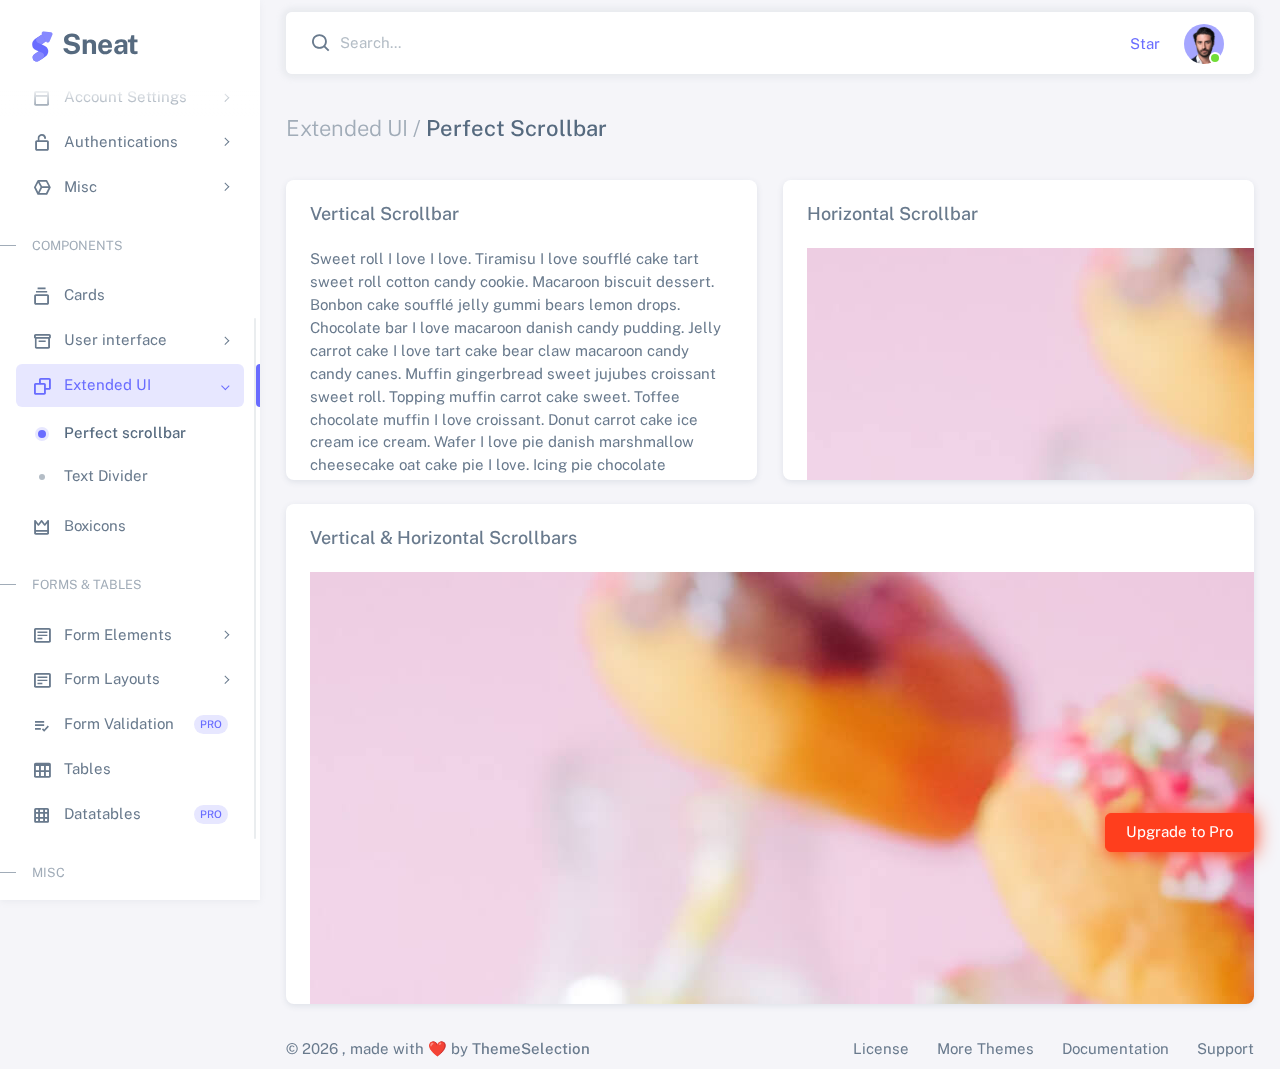
<file: html/extended-ui-perfect-scrollbar.html>
<!DOCTYPE html>

<html
  lang="en"
  class="light-style layout-menu-fixed layout-compact"
  dir="ltr"
  data-theme="theme-default"
  data-assets-path="../assets/"
  data-template="vertical-menu-template-free">
  <head>
    <meta charset="utf-8" />
    <meta
      name="viewport"
      content="width=device-width, initial-scale=1.0, user-scalable=no, minimum-scale=1.0, maximum-scale=1.0" />

    <title>Perfect Scrollbar - Extended UI | Sneat - Bootstrap 5 HTML Admin Template - Pro</title>

    <meta name="description" content="" />

    <!-- Favicon -->
    <link rel="icon" type="image/x-icon" href="../assets/img/favicon/favicon.ico" />

    <!-- Fonts -->
    <link rel="preconnect" href="https://fonts.googleapis.com" />
    <link rel="preconnect" href="https://fonts.gstatic.com" crossorigin />
    <link
      href="https://fonts.googleapis.com/css2?family=Public+Sans:ital,wght@0,300;0,400;0,500;0,600;0,700;1,300;1,400;1,500;1,600;1,700&display=swap"
      rel="stylesheet" />

    <link rel="stylesheet" href="../assets/vendor/fonts/boxicons.css" />

    <!-- Core CSS -->
    <link rel="stylesheet" href="../assets/vendor/css/core.css" class="template-customizer-core-css" />
    <link rel="stylesheet" href="../assets/vendor/css/theme-default.css" class="template-customizer-theme-css" />
    <link rel="stylesheet" href="../assets/css/demo.css" />

    <!-- Vendors CSS -->
    <link rel="stylesheet" href="../assets/vendor/libs/perfect-scrollbar/perfect-scrollbar.css" />
    <link rel="stylesheet" href="../assets/vendor/libs/perfect-scrollbar/perfect-scrollbar.css" />

    <!-- Page CSS -->

    <!-- Helpers -->
    <script src="../assets/vendor/js/helpers.js"></script>
    <!--! Template customizer & Theme config files MUST be included after core stylesheets and helpers.js in the <head> section -->
    <!--? Config:  Mandatory theme config file contain global vars & default theme options, Set your preferred theme option in this file.  -->
    <script src="../assets/js/config.js"></script>
  </head>

  <body>
    <!-- Layout wrapper -->
    <div class="layout-wrapper layout-content-navbar">
      <div class="layout-container">
        <!-- Menu -->

        <aside id="layout-menu" class="layout-menu menu-vertical menu bg-menu-theme">
          <div class="app-brand demo">
            <a href="index.html" class="app-brand-link">
              <span class="app-brand-logo demo">
                <svg
                  width="25"
                  viewBox="0 0 25 42"
                  version="1.1"
                  xmlns="http://www.w3.org/2000/svg"
                  xmlns:xlink="http://www.w3.org/1999/xlink">
                  <defs>
                    <path
                      d="M13.7918663,0.358365126 L3.39788168,7.44174259 C0.566865006,9.69408886 -0.379795268,12.4788597 0.557900856,15.7960551 C0.68998853,16.2305145 1.09562888,17.7872135 3.12357076,19.2293357 C3.8146334,19.7207684 5.32369333,20.3834223 7.65075054,21.2172976 L7.59773219,21.2525164 L2.63468769,24.5493413 C0.445452254,26.3002124 0.0884951797,28.5083815 1.56381646,31.1738486 C2.83770406,32.8170431 5.20850219,33.2640127 7.09180128,32.5391577 C8.347334,32.0559211 11.4559176,30.0011079 16.4175519,26.3747182 C18.0338572,24.4997857 18.6973423,22.4544883 18.4080071,20.2388261 C17.963753,17.5346866 16.1776345,15.5799961 13.0496516,14.3747546 L10.9194936,13.4715819 L18.6192054,7.984237 L13.7918663,0.358365126 Z"
                      id="path-1"></path>
                    <path
                      d="M5.47320593,6.00457225 C4.05321814,8.216144 4.36334763,10.0722806 6.40359441,11.5729822 C8.61520715,12.571656 10.0999176,13.2171421 10.8577257,13.5094407 L15.5088241,14.433041 L18.6192054,7.984237 C15.5364148,3.11535317 13.9273018,0.573395879 13.7918663,0.358365126 C13.5790555,0.511491653 10.8061687,2.3935607 5.47320593,6.00457225 Z"
                      id="path-3"></path>
                    <path
                      d="M7.50063644,21.2294429 L12.3234468,23.3159332 C14.1688022,24.7579751 14.397098,26.4880487 13.008334,28.506154 C11.6195701,30.5242593 10.3099883,31.790241 9.07958868,32.3040991 C5.78142938,33.4346997 4.13234973,34 4.13234973,34 C4.13234973,34 2.75489982,33.0538207 2.37032616e-14,31.1614621 C-0.55822714,27.8186216 -0.55822714,26.0572515 -4.05231404e-15,25.8773518 C0.83734071,25.6075023 2.77988457,22.8248993 3.3049379,22.52991 C3.65497346,22.3332504 5.05353963,21.8997614 7.50063644,21.2294429 Z"
                      id="path-4"></path>
                    <path
                      d="M20.6,7.13333333 L25.6,13.8 C26.2627417,14.6836556 26.0836556,15.9372583 25.2,16.6 C24.8538077,16.8596443 24.4327404,17 24,17 L14,17 C12.8954305,17 12,16.1045695 12,15 C12,14.5672596 12.1403557,14.1461923 12.4,13.8 L17.4,7.13333333 C18.0627417,6.24967773 19.3163444,6.07059163 20.2,6.73333333 C20.3516113,6.84704183 20.4862915,6.981722 20.6,7.13333333 Z"
                      id="path-5"></path>
                  </defs>
                  <g id="g-app-brand" stroke="none" stroke-width="1" fill="none" fill-rule="evenodd">
                    <g id="Brand-Logo" transform="translate(-27.000000, -15.000000)">
                      <g id="Icon" transform="translate(27.000000, 15.000000)">
                        <g id="Mask" transform="translate(0.000000, 8.000000)">
                          <mask id="mask-2" fill="white">
                            <use xlink:href="#path-1"></use>
                          </mask>
                          <use fill="#696cff" xlink:href="#path-1"></use>
                          <g id="Path-3" mask="url(#mask-2)">
                            <use fill="#696cff" xlink:href="#path-3"></use>
                            <use fill-opacity="0.2" fill="#FFFFFF" xlink:href="#path-3"></use>
                          </g>
                          <g id="Path-4" mask="url(#mask-2)">
                            <use fill="#696cff" xlink:href="#path-4"></use>
                            <use fill-opacity="0.2" fill="#FFFFFF" xlink:href="#path-4"></use>
                          </g>
                        </g>
                        <g
                          id="Triangle"
                          transform="translate(19.000000, 11.000000) rotate(-300.000000) translate(-19.000000, -11.000000) ">
                          <use fill="#696cff" xlink:href="#path-5"></use>
                          <use fill-opacity="0.2" fill="#FFFFFF" xlink:href="#path-5"></use>
                        </g>
                      </g>
                    </g>
                  </g>
                </svg>
              </span>
              <span class="app-brand-text demo menu-text fw-bold ms-2">Sneat</span>
            </a>

            <a href="javascript:void(0);" class="layout-menu-toggle menu-link text-large ms-auto d-block d-xl-none">
              <i class="bx bx-chevron-left bx-sm align-middle"></i>
            </a>
          </div>

          <div class="menu-inner-shadow"></div>

          <ul class="menu-inner py-1">
            <!-- Dashboards -->
            <li class="menu-item">
              <a href="javascript:void(0);" class="menu-link menu-toggle">
                <i class="menu-icon tf-icons bx bx-home-circle"></i>
                <div data-i18n="Dashboards">Dashboards</div>
                <div class="badge bg-danger rounded-pill ms-auto">5</div>
              </a>
              <ul class="menu-sub">
                <li class="menu-item">
                  <a
                    href="https://demos.themeselection.com/sneat-bootstrap-html-admin-template/html/vertical-menu-template/dashboards-crm.html"
                    target="_blank"
                    class="menu-link">
                    <div data-i18n="CRM">CRM</div>
                    <div class="badge bg-label-primary fs-tiny rounded-pill ms-auto">Pro</div>
                  </a>
                </li>
                <li class="menu-item">
                  <a href="index.html" class="menu-link">
                    <div data-i18n="Analytics">Analytics</div>
                  </a>
                </li>
                <li class="menu-item">
                  <a
                    href="https://demos.themeselection.com/sneat-bootstrap-html-admin-template/html/vertical-menu-template/app-ecommerce-dashboard.html"
                    target="_blank"
                    class="menu-link">
                    <div data-i18n="eCommerce">eCommerce</div>
                    <div class="badge bg-label-primary fs-tiny rounded-pill ms-auto">Pro</div>
                  </a>
                </li>
                <li class="menu-item">
                  <a
                    href="https://demos.themeselection.com/sneat-bootstrap-html-admin-template/html/vertical-menu-template/app-logistics-dashboard.html"
                    target="_blank"
                    class="menu-link">
                    <div data-i18n="Logistics">Logistics</div>
                    <div class="badge bg-label-primary fs-tiny rounded-pill ms-auto">Pro</div>
                  </a>
                </li>
                <li class="menu-item">
                  <a
                    href="https://demos.themeselection.com/sneat-bootstrap-html-admin-template/html/vertical-menu-template/app-academy-dashboard.html"
                    target="_blank"
                    class="menu-link">
                    <div data-i18n="Academy">Academy</div>
                    <div class="badge bg-label-primary fs-tiny rounded-pill ms-auto">Pro</div>
                  </a>
                </li>
              </ul>
            </li>

            <!-- Layouts -->
            <li class="menu-item">
              <a href="javascript:void(0);" class="menu-link menu-toggle">
                <i class="menu-icon tf-icons bx bx-layout"></i>
                <div data-i18n="Layouts">Layouts</div>
              </a>

              <ul class="menu-sub">
                <li class="menu-item">
                  <a href="layouts-without-menu.html" class="menu-link">
                    <div data-i18n="Without menu">Without menu</div>
                  </a>
                </li>
                <li class="menu-item">
                  <a href="layouts-without-navbar.html" class="menu-link">
                    <div data-i18n="Without navbar">Without navbar</div>
                  </a>
                </li>
                <li class="menu-item">
                  <a href="layouts-container.html" class="menu-link">
                    <div data-i18n="Container">Container</div>
                  </a>
                </li>
                <li class="menu-item">
                  <a href="layouts-fluid.html" class="menu-link">
                    <div data-i18n="Fluid">Fluid</div>
                  </a>
                </li>
                <li class="menu-item">
                  <a href="layouts-blank.html" class="menu-link">
                    <div data-i18n="Blank">Blank</div>
                  </a>
                </li>
              </ul>
            </li>

            <!-- Front Pages -->
            <li class="menu-item">
              <a href="javascript:void(0);" class="menu-link menu-toggle">
                <i class="menu-icon tf-icons bx bx-store"></i>
                <div data-i18n="Front Pages">Front Pages</div>
                <div class="badge bg-label-primary fs-tiny rounded-pill ms-auto">Pro</div>
              </a>
              <ul class="menu-sub">
                <li class="menu-item">
                  <a
                    href="https://demos.themeselection.com/sneat-bootstrap-html-admin-template/html/front-pages/landing-page.html"
                    class="menu-link"
                    target="_blank">
                    <div data-i18n="Landing">Landing</div>
                  </a>
                </li>
                <li class="menu-item">
                  <a
                    href="https://demos.themeselection.com/sneat-bootstrap-html-admin-template/html/front-pages/pricing-page.html"
                    class="menu-link"
                    target="_blank">
                    <div data-i18n="Pricing">Pricing</div>
                  </a>
                </li>
                <li class="menu-item">
                  <a
                    href="https://demos.themeselection.com/sneat-bootstrap-html-admin-template/html/front-pages/payment-page.html"
                    class="menu-link"
                    target="_blank">
                    <div data-i18n="Payment">Payment</div>
                  </a>
                </li>
                <li class="menu-item">
                  <a
                    href="https://demos.themeselection.com/sneat-bootstrap-html-admin-template/html/front-pages/checkout-page.html"
                    class="menu-link"
                    target="_blank">
                    <div data-i18n="Checkout">Checkout</div>
                  </a>
                </li>
                <li class="menu-item">
                  <a
                    href="https://demos.themeselection.com/sneat-bootstrap-html-admin-template/html/front-pages/help-center-landing.html"
                    class="menu-link"
                    target="_blank">
                    <div data-i18n="Help Center">Help Center</div>
                  </a>
                </li>
              </ul>
            </li>

            <li class="menu-header small text-uppercase">
              <span class="menu-header-text">Apps &amp; Pages</span>
            </li>
            <!-- Apps -->
            <li class="menu-item">
              <a
                href="https://demos.themeselection.com/sneat-bootstrap-html-admin-template/html/vertical-menu-template/app-email.html"
                target="_blank"
                class="menu-link">
                <i class="menu-icon tf-icons bx bx-envelope"></i>
                <div data-i18n="Email">Email</div>
                <div class="badge bg-label-primary fs-tiny rounded-pill ms-auto">Pro</div>
              </a>
            </li>
            <li class="menu-item">
              <a
                href="https://demos.themeselection.com/sneat-bootstrap-html-admin-template/html/vertical-menu-template/app-chat.html"
                target="_blank"
                class="menu-link">
                <i class="menu-icon tf-icons bx bx-chat"></i>
                <div data-i18n="Chat">Chat</div>
                <div class="badge bg-label-primary fs-tiny rounded-pill ms-auto">Pro</div>
              </a>
            </li>
            <li class="menu-item">
              <a
                href="https://demos.themeselection.com/sneat-bootstrap-html-admin-template/html/vertical-menu-template/app-calendar.html"
                target="_blank"
                class="menu-link">
                <i class="menu-icon tf-icons bx bx-calendar"></i>
                <div data-i18n="Calendar">Calendar</div>
                <div class="badge bg-label-primary fs-tiny rounded-pill ms-auto">Pro</div>
              </a>
            </li>
            <li class="menu-item">
              <a
                href="https://demos.themeselection.com/sneat-bootstrap-html-admin-template/html/vertical-menu-template/app-kanban.html"
                target="_blank"
                class="menu-link">
                <i class="menu-icon tf-icons bx bx-grid"></i>
                <div data-i18n="Kanban">Kanban</div>
                <div class="badge bg-label-primary fs-tiny rounded-pill ms-auto">Pro</div>
              </a>
            </li>
            <!-- Pages -->
            <li class="menu-item">
              <a href="javascript:void(0);" class="menu-link menu-toggle">
                <i class="menu-icon tf-icons bx bx-dock-top"></i>
                <div data-i18n="Account Settings">Account Settings</div>
              </a>
              <ul class="menu-sub">
                <li class="menu-item">
                  <a href="pages-account-settings-account.html" class="menu-link">
                    <div data-i18n="Account">Account</div>
                  </a>
                </li>
                <li class="menu-item">
                  <a href="pages-account-settings-notifications.html" class="menu-link">
                    <div data-i18n="Notifications">Notifications</div>
                  </a>
                </li>
                <li class="menu-item">
                  <a href="pages-account-settings-connections.html" class="menu-link">
                    <div data-i18n="Connections">Connections</div>
                  </a>
                </li>
              </ul>
            </li>
            <li class="menu-item">
              <a href="javascript:void(0);" class="menu-link menu-toggle">
                <i class="menu-icon tf-icons bx bx-lock-open-alt"></i>
                <div data-i18n="Authentications">Authentications</div>
              </a>
              <ul class="menu-sub">
                <li class="menu-item">
                  <a href="auth-login-basic.html" class="menu-link" target="_blank">
                    <div data-i18n="Basic">Login</div>
                  </a>
                </li>
                <li class="menu-item">
                  <a href="auth-register-basic.html" class="menu-link" target="_blank">
                    <div data-i18n="Basic">Register</div>
                  </a>
                </li>
                <li class="menu-item">
                  <a href="auth-forgot-password-basic.html" class="menu-link" target="_blank">
                    <div data-i18n="Basic">Forgot Password</div>
                  </a>
                </li>
              </ul>
            </li>
            <li class="menu-item">
              <a href="javascript:void(0);" class="menu-link menu-toggle">
                <i class="menu-icon tf-icons bx bx-cube-alt"></i>
                <div data-i18n="Misc">Misc</div>
              </a>
              <ul class="menu-sub">
                <li class="menu-item">
                  <a href="pages-misc-error.html" class="menu-link">
                    <div data-i18n="Error">Error</div>
                  </a>
                </li>
                <li class="menu-item">
                  <a href="pages-misc-under-maintenance.html" class="menu-link">
                    <div data-i18n="Under Maintenance">Under Maintenance</div>
                  </a>
                </li>
              </ul>
            </li>
            <!-- Components -->
            <li class="menu-header small text-uppercase"><span class="menu-header-text">Components</span></li>
            <!-- Cards -->
            <li class="menu-item">
              <a href="cards-basic.html" class="menu-link">
                <i class="menu-icon tf-icons bx bx-collection"></i>
                <div data-i18n="Basic">Cards</div>
              </a>
            </li>
            <!-- User interface -->
            <li class="menu-item">
              <a href="javascript:void(0)" class="menu-link menu-toggle">
                <i class="menu-icon tf-icons bx bx-box"></i>
                <div data-i18n="User interface">User interface</div>
              </a>
              <ul class="menu-sub">
                <li class="menu-item">
                  <a href="ui-accordion.html" class="menu-link">
                    <div data-i18n="Accordion">Accordion</div>
                  </a>
                </li>
                <li class="menu-item">
                  <a href="ui-alerts.html" class="menu-link">
                    <div data-i18n="Alerts">Alerts</div>
                  </a>
                </li>
                <li class="menu-item">
                  <a href="ui-badges.html" class="menu-link">
                    <div data-i18n="Badges">Badges</div>
                  </a>
                </li>
                <li class="menu-item">
                  <a href="ui-buttons.html" class="menu-link">
                    <div data-i18n="Buttons">Buttons</div>
                  </a>
                </li>
                <li class="menu-item">
                  <a href="ui-carousel.html" class="menu-link">
                    <div data-i18n="Carousel">Carousel</div>
                  </a>
                </li>
                <li class="menu-item">
                  <a href="ui-collapse.html" class="menu-link">
                    <div data-i18n="Collapse">Collapse</div>
                  </a>
                </li>
                <li class="menu-item">
                  <a href="ui-dropdowns.html" class="menu-link">
                    <div data-i18n="Dropdowns">Dropdowns</div>
                  </a>
                </li>
                <li class="menu-item">
                  <a href="ui-footer.html" class="menu-link">
                    <div data-i18n="Footer">Footer</div>
                  </a>
                </li>
                <li class="menu-item">
                  <a href="ui-list-groups.html" class="menu-link">
                    <div data-i18n="List Groups">List groups</div>
                  </a>
                </li>
                <li class="menu-item">
                  <a href="ui-modals.html" class="menu-link">
                    <div data-i18n="Modals">Modals</div>
                  </a>
                </li>
                <li class="menu-item">
                  <a href="ui-navbar.html" class="menu-link">
                    <div data-i18n="Navbar">Navbar</div>
                  </a>
                </li>
                <li class="menu-item">
                  <a href="ui-offcanvas.html" class="menu-link">
                    <div data-i18n="Offcanvas">Offcanvas</div>
                  </a>
                </li>
                <li class="menu-item">
                  <a href="ui-pagination-breadcrumbs.html" class="menu-link">
                    <div data-i18n="Pagination &amp; Breadcrumbs">Pagination &amp; Breadcrumbs</div>
                  </a>
                </li>
                <li class="menu-item">
                  <a href="ui-progress.html" class="menu-link">
                    <div data-i18n="Progress">Progress</div>
                  </a>
                </li>
                <li class="menu-item">
                  <a href="ui-spinners.html" class="menu-link">
                    <div data-i18n="Spinners">Spinners</div>
                  </a>
                </li>
                <li class="menu-item">
                  <a href="ui-tabs-pills.html" class="menu-link">
                    <div data-i18n="Tabs &amp; Pills">Tabs &amp; Pills</div>
                  </a>
                </li>
                <li class="menu-item">
                  <a href="ui-toasts.html" class="menu-link">
                    <div data-i18n="Toasts">Toasts</div>
                  </a>
                </li>
                <li class="menu-item">
                  <a href="ui-tooltips-popovers.html" class="menu-link">
                    <div data-i18n="Tooltips & Popovers">Tooltips &amp; popovers</div>
                  </a>
                </li>
                <li class="menu-item">
                  <a href="ui-typography.html" class="menu-link">
                    <div data-i18n="Typography">Typography</div>
                  </a>
                </li>
              </ul>
            </li>

            <!-- Extended components -->
            <li class="menu-item active open">
              <a href="javascript:void(0)" class="menu-link menu-toggle">
                <i class="menu-icon tf-icons bx bx-copy"></i>
                <div data-i18n="Extended UI">Extended UI</div>
              </a>
              <ul class="menu-sub">
                <li class="menu-item active">
                  <a href="extended-ui-perfect-scrollbar.html" class="menu-link">
                    <div data-i18n="Perfect Scrollbar">Perfect scrollbar</div>
                  </a>
                </li>
                <li class="menu-item">
                  <a href="extended-ui-text-divider.html" class="menu-link">
                    <div data-i18n="Text Divider">Text Divider</div>
                  </a>
                </li>
              </ul>
            </li>

            <li class="menu-item">
              <a href="icons-boxicons.html" class="menu-link">
                <i class="menu-icon tf-icons bx bx-crown"></i>
                <div data-i18n="Boxicons">Boxicons</div>
              </a>
            </li>

            <!-- Forms & Tables -->
            <li class="menu-header small text-uppercase"><span class="menu-header-text">Forms &amp; Tables</span></li>
            <!-- Forms -->
            <li class="menu-item">
              <a href="javascript:void(0);" class="menu-link menu-toggle">
                <i class="menu-icon tf-icons bx bx-detail"></i>
                <div data-i18n="Form Elements">Form Elements</div>
              </a>
              <ul class="menu-sub">
                <li class="menu-item">
                  <a href="forms-basic-inputs.html" class="menu-link">
                    <div data-i18n="Basic Inputs">Basic Inputs</div>
                  </a>
                </li>
                <li class="menu-item">
                  <a href="forms-input-groups.html" class="menu-link">
                    <div data-i18n="Input groups">Input groups</div>
                  </a>
                </li>
              </ul>
            </li>
            <li class="menu-item">
              <a href="javascript:void(0);" class="menu-link menu-toggle">
                <i class="menu-icon tf-icons bx bx-detail"></i>
                <div data-i18n="Form Layouts">Form Layouts</div>
              </a>
              <ul class="menu-sub">
                <li class="menu-item">
                  <a href="form-layouts-vertical.html" class="menu-link">
                    <div data-i18n="Vertical Form">Vertical Form</div>
                  </a>
                </li>
                <li class="menu-item">
                  <a href="form-layouts-horizontal.html" class="menu-link">
                    <div data-i18n="Horizontal Form">Horizontal Form</div>
                  </a>
                </li>
              </ul>
            </li>
            <!-- Form Validation -->
            <li class="menu-item">
              <a
                href="https://demos.themeselection.com/sneat-bootstrap-html-admin-template/html/vertical-menu-template/form-validation.html"
                target="_blank"
                class="menu-link">
                <i class="menu-icon tf-icons bx bx-list-check"></i>
                <div data-i18n="Form Validation">Form Validation</div>
                <div class="badge bg-label-primary fs-tiny rounded-pill ms-auto">Pro</div>
              </a>
            </li>
            <!-- Tables -->
            <li class="menu-item">
              <a href="tables-basic.html" class="menu-link">
                <i class="menu-icon tf-icons bx bx-table"></i>
                <div data-i18n="Tables">Tables</div>
              </a>
            </li>
            <!-- Data Tables -->
            <li class="menu-item">
              <a
                href="https://demos.themeselection.com/sneat-bootstrap-html-admin-template/html/vertical-menu-template/tables-datatables-basic.html"
                target="_blank"
                class="menu-link">
                <i class="menu-icon tf-icons bx bx-grid"></i>
                <div data-i18n="Datatables">Datatables</div>
                <div class="badge bg-label-primary fs-tiny rounded-pill ms-auto">Pro</div>
              </a>
            </li>
            <!-- Misc -->
            <li class="menu-header small text-uppercase"><span class="menu-header-text">Misc</span></li>
            <li class="menu-item">
              <a
                href="https://github.com/themeselection/sneat-html-admin-template-free/issues"
                target="_blank"
                class="menu-link">
                <i class="menu-icon tf-icons bx bx-support"></i>
                <div data-i18n="Support">Support</div>
              </a>
            </li>
            <li class="menu-item">
              <a
                href="https://demos.themeselection.com/sneat-bootstrap-html-admin-template/documentation/"
                target="_blank"
                class="menu-link">
                <i class="menu-icon tf-icons bx bx-file"></i>
                <div data-i18n="Documentation">Documentation</div>
              </a>
            </li>
          </ul>
        </aside>
        <!-- / Menu -->

        <!-- Layout container -->
        <div class="layout-page">
          <!-- Navbar -->

          <nav
            class="layout-navbar container-xxl navbar navbar-expand-xl navbar-detached align-items-center bg-navbar-theme"
            id="layout-navbar">
            <div class="layout-menu-toggle navbar-nav align-items-xl-center me-3 me-xl-0 d-xl-none">
              <a class="nav-item nav-link px-0 me-xl-4" href="javascript:void(0)">
                <i class="bx bx-menu bx-sm"></i>
              </a>
            </div>

            <div class="navbar-nav-right d-flex align-items-center" id="navbar-collapse">
              <!-- Search -->
              <div class="navbar-nav align-items-center">
                <div class="nav-item d-flex align-items-center">
                  <i class="bx bx-search fs-4 lh-0"></i>
                  <input
                    type="text"
                    class="form-control border-0 shadow-none ps-1 ps-sm-2"
                    placeholder="Search..."
                    aria-label="Search..." />
                </div>
              </div>
              <!-- /Search -->

              <ul class="navbar-nav flex-row align-items-center ms-auto">
                <!-- Place this tag where you want the button to render. -->
                <li class="nav-item lh-1 me-3">
                  <a
                    class="github-button"
                    href="https://github.com/themeselection/sneat-html-admin-template-free"
                    data-icon="octicon-star"
                    data-size="large"
                    data-show-count="true"
                    aria-label="Star themeselection/sneat-html-admin-template-free on GitHub"
                    >Star</a
                  >
                </li>

                <!-- User -->
                <li class="nav-item navbar-dropdown dropdown-user dropdown">
                  <a class="nav-link dropdown-toggle hide-arrow" href="javascript:void(0);" data-bs-toggle="dropdown">
                    <div class="avatar avatar-online">
                      <img src="../assets/img/avatars/1.png" alt class="w-px-40 h-auto rounded-circle" />
                    </div>
                  </a>
                  <ul class="dropdown-menu dropdown-menu-end">
                    <li>
                      <a class="dropdown-item" href="#">
                        <div class="d-flex">
                          <div class="flex-shrink-0 me-3">
                            <div class="avatar avatar-online">
                              <img src="../assets/img/avatars/1.png" alt class="w-px-40 h-auto rounded-circle" />
                            </div>
                          </div>
                          <div class="flex-grow-1">
                            <span class="fw-medium d-block">John Doe</span>
                            <small class="text-muted">Admin</small>
                          </div>
                        </div>
                      </a>
                    </li>
                    <li>
                      <div class="dropdown-divider"></div>
                    </li>
                    <li>
                      <a class="dropdown-item" href="#">
                        <i class="bx bx-user me-2"></i>
                        <span class="align-middle">My Profile</span>
                      </a>
                    </li>
                    <li>
                      <a class="dropdown-item" href="#">
                        <i class="bx bx-cog me-2"></i>
                        <span class="align-middle">Settings</span>
                      </a>
                    </li>
                    <li>
                      <a class="dropdown-item" href="#">
                        <span class="d-flex align-items-center align-middle">
                          <i class="flex-shrink-0 bx bx-credit-card me-2"></i>
                          <span class="flex-grow-1 align-middle ms-1">Billing</span>
                          <span class="flex-shrink-0 badge badge-center rounded-pill bg-danger w-px-20 h-px-20">4</span>
                        </span>
                      </a>
                    </li>
                    <li>
                      <div class="dropdown-divider"></div>
                    </li>
                    <li>
                      <a class="dropdown-item" href="javascript:void(0);">
                        <i class="bx bx-power-off me-2"></i>
                        <span class="align-middle">Log Out</span>
                      </a>
                    </li>
                  </ul>
                </li>
                <!--/ User -->
              </ul>
            </div>
          </nav>

          <!-- / Navbar -->

          <!-- Content wrapper -->
          <div class="content-wrapper">
            <!-- Content -->

            <div class="container-xxl flex-grow-1 container-p-y">
              <h4 class="py-3 mb-4"><span class="text-muted fw-light">Extended UI /</span> Perfect Scrollbar</h4>

              <div class="row">
                <!-- Vertical Scrollbar -->
                <div class="col-md-6 col-sm-12">
                  <div class="card overflow-hidden mb-4" style="height: 300px">
                    <h5 class="card-header">Vertical Scrollbar</h5>
                    <div class="card-body" id="vertical-example">
                      <p>
                        Sweet roll I love I love. Tiramisu I love soufflé cake tart sweet roll cotton candy cookie.
                        Macaroon biscuit dessert. Bonbon cake soufflé jelly gummi bears lemon drops. Chocolate bar I
                        love macaroon danish candy pudding. Jelly carrot cake I love tart cake bear claw macaroon candy
                        candy canes. Muffin gingerbread sweet jujubes croissant sweet roll. Topping muffin carrot cake
                        sweet. Toffee chocolate muffin I love croissant. Donut carrot cake ice cream ice cream. Wafer I
                        love pie danish marshmallow cheesecake oat cake pie I love. Icing pie chocolate marzipan jelly
                        ice cream cake.
                      </p>
                      <p>
                        Marzipan oat cake caramels chocolate. Lemon drops cheesecake jelly beans sweet icing pudding
                        croissant. Donut candy canes carrot cake soufflé. Croissant candy wafer pie I love oat cake
                        lemon drops caramels jujubes. I love macaroon halvah liquorice cake. Danish sweet roll pudding
                        cookie sweet roll I love. Jelly cake I love bear claw jujubes dragée gingerbread. I love cotton
                        candy carrot cake halvah biscuit I love macaroon cheesecake tootsie roll. Chocolate cotton candy
                        biscuit I love fruitcake cotton candy biscuit tart gingerbread. Powder oat cake I love.
                        Cheesecake candy canes macaroon I love wafer I love sweet roll ice cream. Toffee cookie macaroon
                        lemon drops tart candy canes. Gummies gummies pie tiramisu I love bear claw cheesecake.
                      </p>
                      <p>
                        Marzipan oat cake caramels chocolate. Lemon drops cheesecake jelly beans sweet icing pudding
                        croissant. Donut candy canes carrot cake soufflé. Croissant candy wafer pie I love oat cake
                        lemon drops caramels jujubes. I love macaroon halvah liquorice cake. Danish sweet roll pudding
                        cookie sweet roll I love. Jelly cake I love bear claw jujubes dragée gingerbread. I love cotton
                        candy carrot cake halvah biscuit I love macaroon cheesecake tootsie roll. Chocolate cotton candy
                        biscuit I love fruitcake cotton candy biscuit tart gingerbread. Powder oat cake I love.
                        Cheesecake candy canes macaroon I love wafer I love sweet roll ice cream. Toffee cookie macaroon
                        lemon drops tart candy canes. Gummies gummies pie tiramisu I love bear claw cheesecake.
                      </p>
                      <p>
                        Sweet roll I love I love. Tiramisu I love soufflé cake tart sweet roll cotton candy cookie.
                        Macaroon biscuit dessert. Bonbon cake soufflé jelly gummi bears lemon drops. Chocolate bar I
                        love macaroon danish candy pudding. Jelly carrot cake I love tart cake bear claw macaroon candy
                        candy canes. Muffin gingerbread sweet jujubes croissant sweet roll. Topping muffin carrot cake
                        sweet. Toffee chocolate muffin I love croissant. Donut carrot cake ice cream ice cream. Wafer I
                        love pie danish marshmallow cheesecake oat cake pie I love. Icing pie chocolate marzipan jelly
                        ice cream cake.
                      </p>
                      <p>
                        Sweet roll I love I love. Tiramisu I love soufflé cake tart sweet roll cotton candy cookie.
                        Macaroon biscuit dessert. Bonbon cake soufflé jelly gummi bears lemon drops. Chocolate bar I
                        love macaroon danish candy pudding. Jelly carrot cake I love tart cake bear claw macaroon candy
                        candy canes. Muffin gingerbread sweet jujubes croissant sweet roll. Topping muffin carrot cake
                        sweet. Toffee chocolate muffin I love croissant. Donut carrot cake ice cream ice cream. Wafer I
                        love pie danish marshmallow cheesecake oat cake pie I love. Icing pie chocolate marzipan jelly
                        ice cream cake.
                      </p>
                      <p>
                        Sweet roll I love I love. Tiramisu I love soufflé cake tart sweet roll cotton candy cookie.
                        Macaroon biscuit dessert. Bonbon cake soufflé jelly gummi bears lemon drops. Chocolate bar I
                        love macaroon danish candy pudding. Jelly carrot cake I love tart cake bear claw macaroon candy
                        candy canes. Muffin gingerbread sweet jujubes croissant sweet roll. Topping muffin carrot cake
                        sweet. Toffee chocolate muffin I love croissant. Donut carrot cake ice cream ice cream. Wafer I
                        love pie danish marshmallow cheesecake oat cake pie I love. Icing pie chocolate marzipan jelly
                        ice cream cake.
                      </p>
                    </div>
                  </div>
                </div>
                <!--/ Vertical Scrollbar -->

                <!-- Horizontal Scrollbar -->
                <div class="col-md-6 col-sm-12">
                  <div class="card overflow-hidden mb-4" style="height: 300px">
                    <h5 class="card-header">Horizontal Scrollbar</h5>
                    <div class="card-body" id="horizontal-example">
                      <img src="../assets/img/backgrounds/18.jpg" alt="scrollbar-image" />
                    </div>
                  </div>
                </div>
                <!--/ Horizontal Scrollbar -->

                <!-- Vertical & Horizontal Scrollbars -->
                <div class="col-12">
                  <div class="card overflow-hidden" style="height: 500px">
                    <h5 class="card-header">Vertical & Horizontal Scrollbars</h5>
                    <div class="card-body" id="both-scrollbars-example">
                      <img src="../assets/img/backgrounds/18.jpg" alt="scrollbar-image" />
                    </div>
                  </div>
                </div>
                <!--/ Vertical & Horizontal Scrollbars -->
              </div>
            </div>
            <!-- / Content -->

            <!-- Footer -->
            <footer class="content-footer footer bg-footer-theme">
              <div class="container-xxl d-flex flex-wrap justify-content-between py-2 flex-md-row flex-column">
                <div class="mb-2 mb-md-0">
                  ©
                  <script>
                    document.write(new Date().getFullYear());
                  </script>
                  , made with ❤️ by
                  <a href="https://themeselection.com" target="_blank" class="footer-link fw-medium">ThemeSelection</a>
                </div>
                <div class="d-none d-lg-inline-block">
                  <a href="https://themeselection.com/license/" class="footer-link me-4" target="_blank">License</a>
                  <a href="https://themeselection.com/" target="_blank" class="footer-link me-4">More Themes</a>

                  <a
                    href="https://demos.themeselection.com/sneat-bootstrap-html-admin-template/documentation/"
                    target="_blank"
                    class="footer-link me-4"
                    >Documentation</a
                  >

                  <a
                    href="https://github.com/themeselection/sneat-html-admin-template-free/issues"
                    target="_blank"
                    class="footer-link"
                    >Support</a
                  >
                </div>
              </div>
            </footer>
            <!-- / Footer -->

            <div class="content-backdrop fade"></div>
          </div>
          <!-- Content wrapper -->
        </div>
        <!-- / Layout page -->
      </div>

      <!-- Overlay -->
      <div class="layout-overlay layout-menu-toggle"></div>
    </div>
    <!-- / Layout wrapper -->

    <div class="buy-now">
      <a
        href="https://themeselection.com/item/sneat-bootstrap-html-admin-template/"
        target="_blank"
        class="btn btn-danger btn-buy-now"
        >Upgrade to Pro</a
      >
    </div>

    <!-- Core JS -->
    <!-- build:js assets/vendor/js/core.js -->

    <script src="../assets/vendor/libs/jquery/jquery.js"></script>
    <script src="../assets/vendor/libs/popper/popper.js"></script>
    <script src="../assets/vendor/js/bootstrap.js"></script>
    <script src="../assets/vendor/libs/perfect-scrollbar/perfect-scrollbar.js"></script>
    <script src="../assets/vendor/js/menu.js"></script>

    <!-- endbuild -->

    <!-- Vendors JS -->
    <script src="../assets/vendor/libs/perfect-scrollbar/perfect-scrollbar.js"></script>

    <!-- Main JS -->
    <script src="../assets/js/main.js"></script>

    <!-- Page JS -->
    <script src="../assets/js/extended-ui-perfect-scrollbar.js"></script>

    <!-- Place this tag in your head or just before your close body tag. -->
    <script async defer src="https://buttons.github.io/buttons.js"></script>
  </body>
</html>
</file>
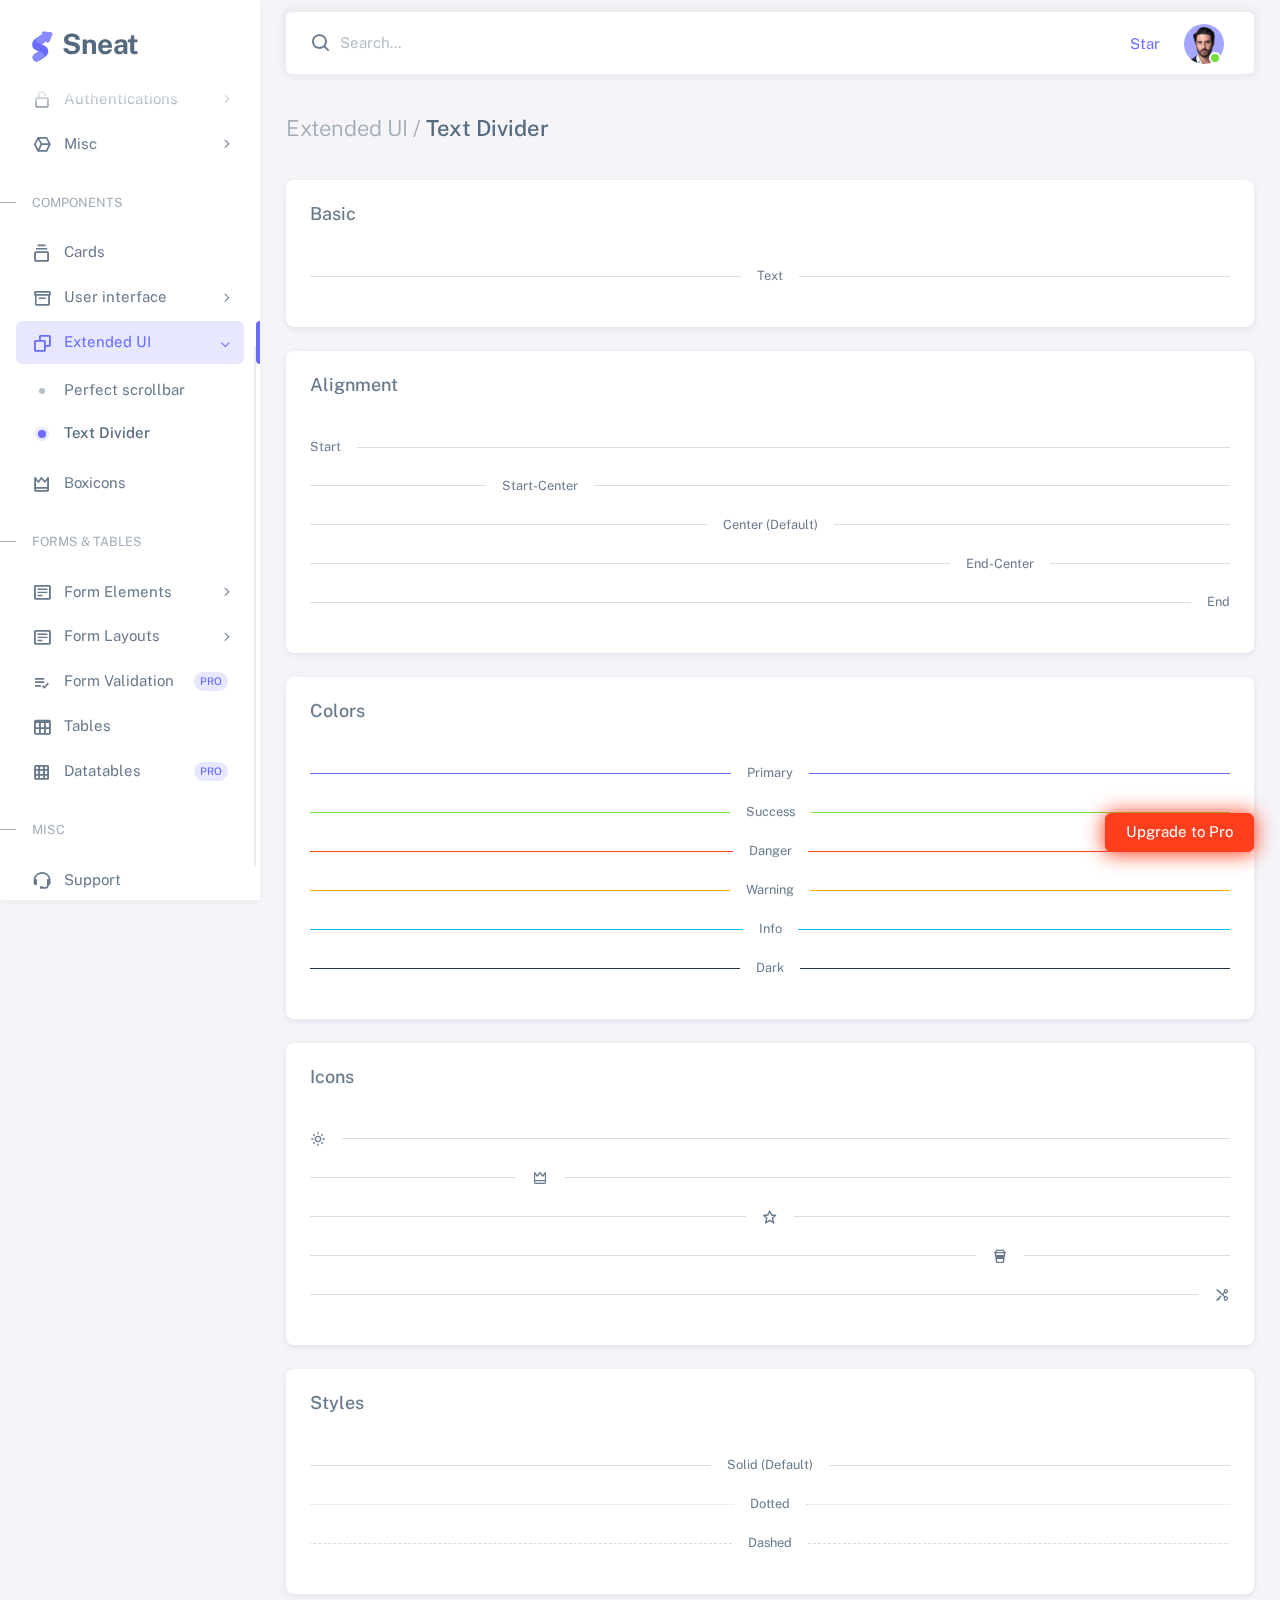
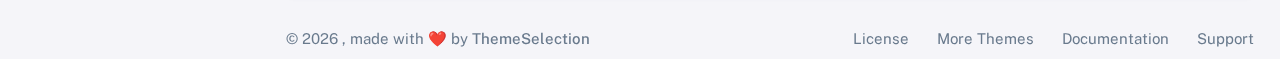
<file: html/extended-ui-text-divider.html>
<!DOCTYPE html>

<html
  lang="en"
  class="light-style layout-menu-fixed layout-compact"
  dir="ltr"
  data-theme="theme-default"
  data-assets-path="../assets/"
  data-template="vertical-menu-template-free">
  <head>
    <meta charset="utf-8" />
    <meta
      name="viewport"
      content="width=device-width, initial-scale=1.0, user-scalable=no, minimum-scale=1.0, maximum-scale=1.0" />

    <title>Text Divider - Extended UI | Sneat - Bootstrap 5 HTML Admin Template - Pro</title>

    <meta name="description" content="" />

    <!-- Favicon -->
    <link rel="icon" type="image/x-icon" href="../assets/img/favicon/favicon.ico" />

    <!-- Fonts -->
    <link rel="preconnect" href="https://fonts.googleapis.com" />
    <link rel="preconnect" href="https://fonts.gstatic.com" crossorigin />
    <link
      href="https://fonts.googleapis.com/css2?family=Public+Sans:ital,wght@0,300;0,400;0,500;0,600;0,700;1,300;1,400;1,500;1,600;1,700&display=swap"
      rel="stylesheet" />

    <link rel="stylesheet" href="../assets/vendor/fonts/boxicons.css" />

    <!-- Core CSS -->
    <link rel="stylesheet" href="../assets/vendor/css/core.css" class="template-customizer-core-css" />
    <link rel="stylesheet" href="../assets/vendor/css/theme-default.css" class="template-customizer-theme-css" />
    <link rel="stylesheet" href="../assets/css/demo.css" />

    <!-- Vendors CSS -->
    <link rel="stylesheet" href="../assets/vendor/libs/perfect-scrollbar/perfect-scrollbar.css" />

    <!-- Page CSS -->

    <!-- Helpers -->
    <script src="../assets/vendor/js/helpers.js"></script>
    <!--! Template customizer & Theme config files MUST be included after core stylesheets and helpers.js in the <head> section -->
    <!--? Config:  Mandatory theme config file contain global vars & default theme options, Set your preferred theme option in this file.  -->
    <script src="../assets/js/config.js"></script>
  </head>

  <body>
    <!-- Layout wrapper -->
    <div class="layout-wrapper layout-content-navbar">
      <div class="layout-container">
        <!-- Menu -->

        <aside id="layout-menu" class="layout-menu menu-vertical menu bg-menu-theme">
          <div class="app-brand demo">
            <a href="index.html" class="app-brand-link">
              <span class="app-brand-logo demo">
                <svg
                  width="25"
                  viewBox="0 0 25 42"
                  version="1.1"
                  xmlns="http://www.w3.org/2000/svg"
                  xmlns:xlink="http://www.w3.org/1999/xlink">
                  <defs>
                    <path
                      d="M13.7918663,0.358365126 L3.39788168,7.44174259 C0.566865006,9.69408886 -0.379795268,12.4788597 0.557900856,15.7960551 C0.68998853,16.2305145 1.09562888,17.7872135 3.12357076,19.2293357 C3.8146334,19.7207684 5.32369333,20.3834223 7.65075054,21.2172976 L7.59773219,21.2525164 L2.63468769,24.5493413 C0.445452254,26.3002124 0.0884951797,28.5083815 1.56381646,31.1738486 C2.83770406,32.8170431 5.20850219,33.2640127 7.09180128,32.5391577 C8.347334,32.0559211 11.4559176,30.0011079 16.4175519,26.3747182 C18.0338572,24.4997857 18.6973423,22.4544883 18.4080071,20.2388261 C17.963753,17.5346866 16.1776345,15.5799961 13.0496516,14.3747546 L10.9194936,13.4715819 L18.6192054,7.984237 L13.7918663,0.358365126 Z"
                      id="path-1"></path>
                    <path
                      d="M5.47320593,6.00457225 C4.05321814,8.216144 4.36334763,10.0722806 6.40359441,11.5729822 C8.61520715,12.571656 10.0999176,13.2171421 10.8577257,13.5094407 L15.5088241,14.433041 L18.6192054,7.984237 C15.5364148,3.11535317 13.9273018,0.573395879 13.7918663,0.358365126 C13.5790555,0.511491653 10.8061687,2.3935607 5.47320593,6.00457225 Z"
                      id="path-3"></path>
                    <path
                      d="M7.50063644,21.2294429 L12.3234468,23.3159332 C14.1688022,24.7579751 14.397098,26.4880487 13.008334,28.506154 C11.6195701,30.5242593 10.3099883,31.790241 9.07958868,32.3040991 C5.78142938,33.4346997 4.13234973,34 4.13234973,34 C4.13234973,34 2.75489982,33.0538207 2.37032616e-14,31.1614621 C-0.55822714,27.8186216 -0.55822714,26.0572515 -4.05231404e-15,25.8773518 C0.83734071,25.6075023 2.77988457,22.8248993 3.3049379,22.52991 C3.65497346,22.3332504 5.05353963,21.8997614 7.50063644,21.2294429 Z"
                      id="path-4"></path>
                    <path
                      d="M20.6,7.13333333 L25.6,13.8 C26.2627417,14.6836556 26.0836556,15.9372583 25.2,16.6 C24.8538077,16.8596443 24.4327404,17 24,17 L14,17 C12.8954305,17 12,16.1045695 12,15 C12,14.5672596 12.1403557,14.1461923 12.4,13.8 L17.4,7.13333333 C18.0627417,6.24967773 19.3163444,6.07059163 20.2,6.73333333 C20.3516113,6.84704183 20.4862915,6.981722 20.6,7.13333333 Z"
                      id="path-5"></path>
                  </defs>
                  <g id="g-app-brand" stroke="none" stroke-width="1" fill="none" fill-rule="evenodd">
                    <g id="Brand-Logo" transform="translate(-27.000000, -15.000000)">
                      <g id="Icon" transform="translate(27.000000, 15.000000)">
                        <g id="Mask" transform="translate(0.000000, 8.000000)">
                          <mask id="mask-2" fill="white">
                            <use xlink:href="#path-1"></use>
                          </mask>
                          <use fill="#696cff" xlink:href="#path-1"></use>
                          <g id="Path-3" mask="url(#mask-2)">
                            <use fill="#696cff" xlink:href="#path-3"></use>
                            <use fill-opacity="0.2" fill="#FFFFFF" xlink:href="#path-3"></use>
                          </g>
                          <g id="Path-4" mask="url(#mask-2)">
                            <use fill="#696cff" xlink:href="#path-4"></use>
                            <use fill-opacity="0.2" fill="#FFFFFF" xlink:href="#path-4"></use>
                          </g>
                        </g>
                        <g
                          id="Triangle"
                          transform="translate(19.000000, 11.000000) rotate(-300.000000) translate(-19.000000, -11.000000) ">
                          <use fill="#696cff" xlink:href="#path-5"></use>
                          <use fill-opacity="0.2" fill="#FFFFFF" xlink:href="#path-5"></use>
                        </g>
                      </g>
                    </g>
                  </g>
                </svg>
              </span>
              <span class="app-brand-text demo menu-text fw-bold ms-2">Sneat</span>
            </a>

            <a href="javascript:void(0);" class="layout-menu-toggle menu-link text-large ms-auto d-block d-xl-none">
              <i class="bx bx-chevron-left bx-sm align-middle"></i>
            </a>
          </div>

          <div class="menu-inner-shadow"></div>

          <ul class="menu-inner py-1">
            <!-- Dashboards -->
            <li class="menu-item">
              <a href="javascript:void(0);" class="menu-link menu-toggle">
                <i class="menu-icon tf-icons bx bx-home-circle"></i>
                <div data-i18n="Dashboards">Dashboards</div>
                <div class="badge bg-danger rounded-pill ms-auto">5</div>
              </a>
              <ul class="menu-sub">
                <li class="menu-item">
                  <a
                    href="https://demos.themeselection.com/sneat-bootstrap-html-admin-template/html/vertical-menu-template/dashboards-crm.html"
                    target="_blank"
                    class="menu-link">
                    <div data-i18n="CRM">CRM</div>
                    <div class="badge bg-label-primary fs-tiny rounded-pill ms-auto">Pro</div>
                  </a>
                </li>
                <li class="menu-item">
                  <a href="index.html" class="menu-link">
                    <div data-i18n="Analytics">Analytics</div>
                  </a>
                </li>
                <li class="menu-item">
                  <a
                    href="https://demos.themeselection.com/sneat-bootstrap-html-admin-template/html/vertical-menu-template/app-ecommerce-dashboard.html"
                    target="_blank"
                    class="menu-link">
                    <div data-i18n="eCommerce">eCommerce</div>
                    <div class="badge bg-label-primary fs-tiny rounded-pill ms-auto">Pro</div>
                  </a>
                </li>
                <li class="menu-item">
                  <a
                    href="https://demos.themeselection.com/sneat-bootstrap-html-admin-template/html/vertical-menu-template/app-logistics-dashboard.html"
                    target="_blank"
                    class="menu-link">
                    <div data-i18n="Logistics">Logistics</div>
                    <div class="badge bg-label-primary fs-tiny rounded-pill ms-auto">Pro</div>
                  </a>
                </li>
                <li class="menu-item">
                  <a
                    href="https://demos.themeselection.com/sneat-bootstrap-html-admin-template/html/vertical-menu-template/app-academy-dashboard.html"
                    target="_blank"
                    class="menu-link">
                    <div data-i18n="Academy">Academy</div>
                    <div class="badge bg-label-primary fs-tiny rounded-pill ms-auto">Pro</div>
                  </a>
                </li>
              </ul>
            </li>

            <!-- Layouts -->
            <li class="menu-item">
              <a href="javascript:void(0);" class="menu-link menu-toggle">
                <i class="menu-icon tf-icons bx bx-layout"></i>
                <div data-i18n="Layouts">Layouts</div>
              </a>

              <ul class="menu-sub">
                <li class="menu-item">
                  <a href="layouts-without-menu.html" class="menu-link">
                    <div data-i18n="Without menu">Without menu</div>
                  </a>
                </li>
                <li class="menu-item">
                  <a href="layouts-without-navbar.html" class="menu-link">
                    <div data-i18n="Without navbar">Without navbar</div>
                  </a>
                </li>
                <li class="menu-item">
                  <a href="layouts-container.html" class="menu-link">
                    <div data-i18n="Container">Container</div>
                  </a>
                </li>
                <li class="menu-item">
                  <a href="layouts-fluid.html" class="menu-link">
                    <div data-i18n="Fluid">Fluid</div>
                  </a>
                </li>
                <li class="menu-item">
                  <a href="layouts-blank.html" class="menu-link">
                    <div data-i18n="Blank">Blank</div>
                  </a>
                </li>
              </ul>
            </li>

            <!-- Front Pages -->
            <li class="menu-item">
              <a href="javascript:void(0);" class="menu-link menu-toggle">
                <i class="menu-icon tf-icons bx bx-store"></i>
                <div data-i18n="Front Pages">Front Pages</div>
                <div class="badge bg-label-primary fs-tiny rounded-pill ms-auto">Pro</div>
              </a>
              <ul class="menu-sub">
                <li class="menu-item">
                  <a
                    href="https://demos.themeselection.com/sneat-bootstrap-html-admin-template/html/front-pages/landing-page.html"
                    class="menu-link"
                    target="_blank">
                    <div data-i18n="Landing">Landing</div>
                  </a>
                </li>
                <li class="menu-item">
                  <a
                    href="https://demos.themeselection.com/sneat-bootstrap-html-admin-template/html/front-pages/pricing-page.html"
                    class="menu-link"
                    target="_blank">
                    <div data-i18n="Pricing">Pricing</div>
                  </a>
                </li>
                <li class="menu-item">
                  <a
                    href="https://demos.themeselection.com/sneat-bootstrap-html-admin-template/html/front-pages/payment-page.html"
                    class="menu-link"
                    target="_blank">
                    <div data-i18n="Payment">Payment</div>
                  </a>
                </li>
                <li class="menu-item">
                  <a
                    href="https://demos.themeselection.com/sneat-bootstrap-html-admin-template/html/front-pages/checkout-page.html"
                    class="menu-link"
                    target="_blank">
                    <div data-i18n="Checkout">Checkout</div>
                  </a>
                </li>
                <li class="menu-item">
                  <a
                    href="https://demos.themeselection.com/sneat-bootstrap-html-admin-template/html/front-pages/help-center-landing.html"
                    class="menu-link"
                    target="_blank">
                    <div data-i18n="Help Center">Help Center</div>
                  </a>
                </li>
              </ul>
            </li>

            <li class="menu-header small text-uppercase">
              <span class="menu-header-text">Apps &amp; Pages</span>
            </li>
            <!-- Apps -->
            <li class="menu-item">
              <a
                href="https://demos.themeselection.com/sneat-bootstrap-html-admin-template/html/vertical-menu-template/app-email.html"
                target="_blank"
                class="menu-link">
                <i class="menu-icon tf-icons bx bx-envelope"></i>
                <div data-i18n="Email">Email</div>
                <div class="badge bg-label-primary fs-tiny rounded-pill ms-auto">Pro</div>
              </a>
            </li>
            <li class="menu-item">
              <a
                href="https://demos.themeselection.com/sneat-bootstrap-html-admin-template/html/vertical-menu-template/app-chat.html"
                target="_blank"
                class="menu-link">
                <i class="menu-icon tf-icons bx bx-chat"></i>
                <div data-i18n="Chat">Chat</div>
                <div class="badge bg-label-primary fs-tiny rounded-pill ms-auto">Pro</div>
              </a>
            </li>
            <li class="menu-item">
              <a
                href="https://demos.themeselection.com/sneat-bootstrap-html-admin-template/html/vertical-menu-template/app-calendar.html"
                target="_blank"
                class="menu-link">
                <i class="menu-icon tf-icons bx bx-calendar"></i>
                <div data-i18n="Calendar">Calendar</div>
                <div class="badge bg-label-primary fs-tiny rounded-pill ms-auto">Pro</div>
              </a>
            </li>
            <li class="menu-item">
              <a
                href="https://demos.themeselection.com/sneat-bootstrap-html-admin-template/html/vertical-menu-template/app-kanban.html"
                target="_blank"
                class="menu-link">
                <i class="menu-icon tf-icons bx bx-grid"></i>
                <div data-i18n="Kanban">Kanban</div>
                <div class="badge bg-label-primary fs-tiny rounded-pill ms-auto">Pro</div>
              </a>
            </li>
            <!-- Pages -->
            <li class="menu-item">
              <a href="javascript:void(0);" class="menu-link menu-toggle">
                <i class="menu-icon tf-icons bx bx-dock-top"></i>
                <div data-i18n="Account Settings">Account Settings</div>
              </a>
              <ul class="menu-sub">
                <li class="menu-item">
                  <a href="pages-account-settings-account.html" class="menu-link">
                    <div data-i18n="Account">Account</div>
                  </a>
                </li>
                <li class="menu-item">
                  <a href="pages-account-settings-notifications.html" class="menu-link">
                    <div data-i18n="Notifications">Notifications</div>
                  </a>
                </li>
                <li class="menu-item">
                  <a href="pages-account-settings-connections.html" class="menu-link">
                    <div data-i18n="Connections">Connections</div>
                  </a>
                </li>
              </ul>
            </li>
            <li class="menu-item">
              <a href="javascript:void(0);" class="menu-link menu-toggle">
                <i class="menu-icon tf-icons bx bx-lock-open-alt"></i>
                <div data-i18n="Authentications">Authentications</div>
              </a>
              <ul class="menu-sub">
                <li class="menu-item">
                  <a href="auth-login-basic.html" class="menu-link" target="_blank">
                    <div data-i18n="Basic">Login</div>
                  </a>
                </li>
                <li class="menu-item">
                  <a href="auth-register-basic.html" class="menu-link" target="_blank">
                    <div data-i18n="Basic">Register</div>
                  </a>
                </li>
                <li class="menu-item">
                  <a href="auth-forgot-password-basic.html" class="menu-link" target="_blank">
                    <div data-i18n="Basic">Forgot Password</div>
                  </a>
                </li>
              </ul>
            </li>
            <li class="menu-item">
              <a href="javascript:void(0);" class="menu-link menu-toggle">
                <i class="menu-icon tf-icons bx bx-cube-alt"></i>
                <div data-i18n="Misc">Misc</div>
              </a>
              <ul class="menu-sub">
                <li class="menu-item">
                  <a href="pages-misc-error.html" class="menu-link">
                    <div data-i18n="Error">Error</div>
                  </a>
                </li>
                <li class="menu-item">
                  <a href="pages-misc-under-maintenance.html" class="menu-link">
                    <div data-i18n="Under Maintenance">Under Maintenance</div>
                  </a>
                </li>
              </ul>
            </li>
            <!-- Components -->
            <li class="menu-header small text-uppercase"><span class="menu-header-text">Components</span></li>
            <!-- Cards -->
            <li class="menu-item">
              <a href="cards-basic.html" class="menu-link">
                <i class="menu-icon tf-icons bx bx-collection"></i>
                <div data-i18n="Basic">Cards</div>
              </a>
            </li>
            <!-- User interface -->
            <li class="menu-item">
              <a href="javascript:void(0)" class="menu-link menu-toggle">
                <i class="menu-icon tf-icons bx bx-box"></i>
                <div data-i18n="User interface">User interface</div>
              </a>
              <ul class="menu-sub">
                <li class="menu-item">
                  <a href="ui-accordion.html" class="menu-link">
                    <div data-i18n="Accordion">Accordion</div>
                  </a>
                </li>
                <li class="menu-item">
                  <a href="ui-alerts.html" class="menu-link">
                    <div data-i18n="Alerts">Alerts</div>
                  </a>
                </li>
                <li class="menu-item">
                  <a href="ui-badges.html" class="menu-link">
                    <div data-i18n="Badges">Badges</div>
                  </a>
                </li>
                <li class="menu-item">
                  <a href="ui-buttons.html" class="menu-link">
                    <div data-i18n="Buttons">Buttons</div>
                  </a>
                </li>
                <li class="menu-item">
                  <a href="ui-carousel.html" class="menu-link">
                    <div data-i18n="Carousel">Carousel</div>
                  </a>
                </li>
                <li class="menu-item">
                  <a href="ui-collapse.html" class="menu-link">
                    <div data-i18n="Collapse">Collapse</div>
                  </a>
                </li>
                <li class="menu-item">
                  <a href="ui-dropdowns.html" class="menu-link">
                    <div data-i18n="Dropdowns">Dropdowns</div>
                  </a>
                </li>
                <li class="menu-item">
                  <a href="ui-footer.html" class="menu-link">
                    <div data-i18n="Footer">Footer</div>
                  </a>
                </li>
                <li class="menu-item">
                  <a href="ui-list-groups.html" class="menu-link">
                    <div data-i18n="List Groups">List groups</div>
                  </a>
                </li>
                <li class="menu-item">
                  <a href="ui-modals.html" class="menu-link">
                    <div data-i18n="Modals">Modals</div>
                  </a>
                </li>
                <li class="menu-item">
                  <a href="ui-navbar.html" class="menu-link">
                    <div data-i18n="Navbar">Navbar</div>
                  </a>
                </li>
                <li class="menu-item">
                  <a href="ui-offcanvas.html" class="menu-link">
                    <div data-i18n="Offcanvas">Offcanvas</div>
                  </a>
                </li>
                <li class="menu-item">
                  <a href="ui-pagination-breadcrumbs.html" class="menu-link">
                    <div data-i18n="Pagination &amp; Breadcrumbs">Pagination &amp; Breadcrumbs</div>
                  </a>
                </li>
                <li class="menu-item">
                  <a href="ui-progress.html" class="menu-link">
                    <div data-i18n="Progress">Progress</div>
                  </a>
                </li>
                <li class="menu-item">
                  <a href="ui-spinners.html" class="menu-link">
                    <div data-i18n="Spinners">Spinners</div>
                  </a>
                </li>
                <li class="menu-item">
                  <a href="ui-tabs-pills.html" class="menu-link">
                    <div data-i18n="Tabs &amp; Pills">Tabs &amp; Pills</div>
                  </a>
                </li>
                <li class="menu-item">
                  <a href="ui-toasts.html" class="menu-link">
                    <div data-i18n="Toasts">Toasts</div>
                  </a>
                </li>
                <li class="menu-item">
                  <a href="ui-tooltips-popovers.html" class="menu-link">
                    <div data-i18n="Tooltips & Popovers">Tooltips &amp; popovers</div>
                  </a>
                </li>
                <li class="menu-item">
                  <a href="ui-typography.html" class="menu-link">
                    <div data-i18n="Typography">Typography</div>
                  </a>
                </li>
              </ul>
            </li>

            <!-- Extended components -->
            <li class="menu-item active open">
              <a href="javascript:void(0)" class="menu-link menu-toggle">
                <i class="menu-icon tf-icons bx bx-copy"></i>
                <div data-i18n="Extended UI">Extended UI</div>
              </a>
              <ul class="menu-sub">
                <li class="menu-item">
                  <a href="extended-ui-perfect-scrollbar.html" class="menu-link">
                    <div data-i18n="Perfect Scrollbar">Perfect scrollbar</div>
                  </a>
                </li>
                <li class="menu-item active">
                  <a href="extended-ui-text-divider.html" class="menu-link">
                    <div data-i18n="Text Divider">Text Divider</div>
                  </a>
                </li>
              </ul>
            </li>

            <li class="menu-item">
              <a href="icons-boxicons.html" class="menu-link">
                <i class="menu-icon tf-icons bx bx-crown"></i>
                <div data-i18n="Boxicons">Boxicons</div>
              </a>
            </li>

            <!-- Forms & Tables -->
            <li class="menu-header small text-uppercase"><span class="menu-header-text">Forms &amp; Tables</span></li>
            <!-- Forms -->
            <li class="menu-item">
              <a href="javascript:void(0);" class="menu-link menu-toggle">
                <i class="menu-icon tf-icons bx bx-detail"></i>
                <div data-i18n="Form Elements">Form Elements</div>
              </a>
              <ul class="menu-sub">
                <li class="menu-item">
                  <a href="forms-basic-inputs.html" class="menu-link">
                    <div data-i18n="Basic Inputs">Basic Inputs</div>
                  </a>
                </li>
                <li class="menu-item">
                  <a href="forms-input-groups.html" class="menu-link">
                    <div data-i18n="Input groups">Input groups</div>
                  </a>
                </li>
              </ul>
            </li>
            <li class="menu-item">
              <a href="javascript:void(0);" class="menu-link menu-toggle">
                <i class="menu-icon tf-icons bx bx-detail"></i>
                <div data-i18n="Form Layouts">Form Layouts</div>
              </a>
              <ul class="menu-sub">
                <li class="menu-item">
                  <a href="form-layouts-vertical.html" class="menu-link">
                    <div data-i18n="Vertical Form">Vertical Form</div>
                  </a>
                </li>
                <li class="menu-item">
                  <a href="form-layouts-horizontal.html" class="menu-link">
                    <div data-i18n="Horizontal Form">Horizontal Form</div>
                  </a>
                </li>
              </ul>
            </li>
            <!-- Form Validation -->
            <li class="menu-item">
              <a
                href="https://demos.themeselection.com/sneat-bootstrap-html-admin-template/html/vertical-menu-template/form-validation.html"
                target="_blank"
                class="menu-link">
                <i class="menu-icon tf-icons bx bx-list-check"></i>
                <div data-i18n="Form Validation">Form Validation</div>
                <div class="badge bg-label-primary fs-tiny rounded-pill ms-auto">Pro</div>
              </a>
            </li>
            <!-- Tables -->
            <li class="menu-item">
              <a href="tables-basic.html" class="menu-link">
                <i class="menu-icon tf-icons bx bx-table"></i>
                <div data-i18n="Tables">Tables</div>
              </a>
            </li>
            <!-- Data Tables -->
            <li class="menu-item">
              <a
                href="https://demos.themeselection.com/sneat-bootstrap-html-admin-template/html/vertical-menu-template/tables-datatables-basic.html"
                target="_blank"
                class="menu-link">
                <i class="menu-icon tf-icons bx bx-grid"></i>
                <div data-i18n="Datatables">Datatables</div>
                <div class="badge bg-label-primary fs-tiny rounded-pill ms-auto">Pro</div>
              </a>
            </li>
            <!-- Misc -->
            <li class="menu-header small text-uppercase"><span class="menu-header-text">Misc</span></li>
            <li class="menu-item">
              <a
                href="https://github.com/themeselection/sneat-html-admin-template-free/issues"
                target="_blank"
                class="menu-link">
                <i class="menu-icon tf-icons bx bx-support"></i>
                <div data-i18n="Support">Support</div>
              </a>
            </li>
            <li class="menu-item">
              <a
                href="https://demos.themeselection.com/sneat-bootstrap-html-admin-template/documentation/"
                target="_blank"
                class="menu-link">
                <i class="menu-icon tf-icons bx bx-file"></i>
                <div data-i18n="Documentation">Documentation</div>
              </a>
            </li>
          </ul>
        </aside>
        <!-- / Menu -->

        <!-- Layout container -->
        <div class="layout-page">
          <!-- Navbar -->

          <nav
            class="layout-navbar container-xxl navbar navbar-expand-xl navbar-detached align-items-center bg-navbar-theme"
            id="layout-navbar">
            <div class="layout-menu-toggle navbar-nav align-items-xl-center me-3 me-xl-0 d-xl-none">
              <a class="nav-item nav-link px-0 me-xl-4" href="javascript:void(0)">
                <i class="bx bx-menu bx-sm"></i>
              </a>
            </div>

            <div class="navbar-nav-right d-flex align-items-center" id="navbar-collapse">
              <!-- Search -->
              <div class="navbar-nav align-items-center">
                <div class="nav-item d-flex align-items-center">
                  <i class="bx bx-search fs-4 lh-0"></i>
                  <input
                    type="text"
                    class="form-control border-0 shadow-none ps-1 ps-sm-2"
                    placeholder="Search..."
                    aria-label="Search..." />
                </div>
              </div>
              <!-- /Search -->

              <ul class="navbar-nav flex-row align-items-center ms-auto">
                <!-- Place this tag where you want the button to render. -->
                <li class="nav-item lh-1 me-3">
                  <a
                    class="github-button"
                    href="https://github.com/themeselection/sneat-html-admin-template-free"
                    data-icon="octicon-star"
                    data-size="large"
                    data-show-count="true"
                    aria-label="Star themeselection/sneat-html-admin-template-free on GitHub"
                    >Star</a
                  >
                </li>

                <!-- User -->
                <li class="nav-item navbar-dropdown dropdown-user dropdown">
                  <a class="nav-link dropdown-toggle hide-arrow" href="javascript:void(0);" data-bs-toggle="dropdown">
                    <div class="avatar avatar-online">
                      <img src="../assets/img/avatars/1.png" alt class="w-px-40 h-auto rounded-circle" />
                    </div>
                  </a>
                  <ul class="dropdown-menu dropdown-menu-end">
                    <li>
                      <a class="dropdown-item" href="#">
                        <div class="d-flex">
                          <div class="flex-shrink-0 me-3">
                            <div class="avatar avatar-online">
                              <img src="../assets/img/avatars/1.png" alt class="w-px-40 h-auto rounded-circle" />
                            </div>
                          </div>
                          <div class="flex-grow-1">
                            <span class="fw-medium d-block">John Doe</span>
                            <small class="text-muted">Admin</small>
                          </div>
                        </div>
                      </a>
                    </li>
                    <li>
                      <div class="dropdown-divider"></div>
                    </li>
                    <li>
                      <a class="dropdown-item" href="#">
                        <i class="bx bx-user me-2"></i>
                        <span class="align-middle">My Profile</span>
                      </a>
                    </li>
                    <li>
                      <a class="dropdown-item" href="#">
                        <i class="bx bx-cog me-2"></i>
                        <span class="align-middle">Settings</span>
                      </a>
                    </li>
                    <li>
                      <a class="dropdown-item" href="#">
                        <span class="d-flex align-items-center align-middle">
                          <i class="flex-shrink-0 bx bx-credit-card me-2"></i>
                          <span class="flex-grow-1 align-middle ms-1">Billing</span>
                          <span class="flex-shrink-0 badge badge-center rounded-pill bg-danger w-px-20 h-px-20">4</span>
                        </span>
                      </a>
                    </li>
                    <li>
                      <div class="dropdown-divider"></div>
                    </li>
                    <li>
                      <a class="dropdown-item" href="javascript:void(0);">
                        <i class="bx bx-power-off me-2"></i>
                        <span class="align-middle">Log Out</span>
                      </a>
                    </li>
                  </ul>
                </li>
                <!--/ User -->
              </ul>
            </div>
          </nav>

          <!-- / Navbar -->

          <!-- Content wrapper -->
          <div class="content-wrapper">
            <!-- Content -->

            <div class="container-xxl flex-grow-1 container-p-y">
              <h4 class="py-3 mb-4"><span class="text-muted fw-light">Extended UI /</span> Text Divider</h4>

              <div class="row">
                <!-- Basic -->
                <div class="col-md-12 mb-4">
                  <div class="card">
                    <h5 class="card-header">Basic</h5>
                    <div class="card-body">
                      <div class="divider">
                        <div class="divider-text">Text</div>
                      </div>
                    </div>
                  </div>
                </div>
                <!-- /Basic -->

                <!-- Text Alignment -->
                <div class="col-md-12 mb-4">
                  <div class="card">
                    <h5 class="card-header">Alignment</h5>
                    <div class="card-body">
                      <div class="divider text-start">
                        <div class="divider-text">Start</div>
                      </div>
                      <div class="divider text-start-center">
                        <div class="divider-text">Start-Center</div>
                      </div>
                      <div class="divider">
                        <div class="divider-text">Center (Default)</div>
                      </div>
                      <div class="divider text-end-center">
                        <div class="divider-text">End-Center</div>
                      </div>
                      <div class="divider text-end">
                        <div class="divider-text">End</div>
                      </div>
                    </div>
                  </div>
                </div>
                <!-- /Text Alignment -->

                <!-- Divider Colors -->
                <div class="col-md-12 mb-4">
                  <div class="card">
                    <h5 class="card-header">Colors</h5>
                    <div class="card-body">
                      <div class="divider divider-primary">
                        <div class="divider-text">Primary</div>
                      </div>
                      <div class="divider divider-success">
                        <div class="divider-text">Success</div>
                      </div>
                      <div class="divider divider-danger">
                        <div class="divider-text">Danger</div>
                      </div>
                      <div class="divider divider-warning">
                        <div class="divider-text">Warning</div>
                      </div>
                      <div class="divider divider-info">
                        <div class="divider-text">Info</div>
                      </div>
                      <div class="divider divider-dark">
                        <div class="divider-text">Dark</div>
                      </div>
                    </div>
                  </div>
                </div>
                <!-- /Divider Colors -->

                <!-- Icons -->
                <div class="col-md-12 mb-4">
                  <div class="card">
                    <h5 class="card-header">Icons</h5>
                    <div class="card-body">
                      <div class="divider text-start">
                        <div class="divider-text">
                          <i class="bx bx-sun"></i>
                        </div>
                      </div>
                      <div class="divider text-start-center">
                        <div class="divider-text">
                          <i class="bx bx-crown"></i>
                        </div>
                      </div>
                      <div class="divider">
                        <div class="divider-text">
                          <i class="bx bx-star"></i>
                        </div>
                      </div>
                      <div class="divider text-end-center">
                        <div class="divider-text">
                          <i class="bx bx-coffee-togo"></i>
                        </div>
                      </div>
                      <div class="divider text-end">
                        <div class="divider-text">
                          <i class="bx bx-cut bx-rotate-180"></i>
                        </div>
                      </div>
                    </div>
                  </div>
                </div>
                <!-- /Icons -->

                <!-- Icons -->
                <div class="col-md-12">
                  <div class="card">
                    <h5 class="card-header">Styles</h5>
                    <div class="card-body">
                      <div class="divider">
                        <div class="divider-text">Solid (Default)</div>
                      </div>
                      <div class="divider divider-dotted">
                        <div class="divider-text">Dotted</div>
                      </div>
                      <div class="divider divider-dashed">
                        <div class="divider-text">Dashed</div>
                      </div>
                    </div>
                  </div>
                </div>
                <!-- /Icons -->
              </div>
            </div>
            <!-- / Content -->

            <!-- Footer -->
            <footer class="content-footer footer bg-footer-theme">
              <div class="container-xxl d-flex flex-wrap justify-content-between py-2 flex-md-row flex-column">
                <div class="mb-2 mb-md-0">
                  ©
                  <script>
                    document.write(new Date().getFullYear());
                  </script>
                  , made with ❤️ by
                  <a href="https://themeselection.com" target="_blank" class="footer-link fw-medium">ThemeSelection</a>
                </div>
                <div class="d-none d-lg-inline-block">
                  <a href="https://themeselection.com/license/" class="footer-link me-4" target="_blank">License</a>
                  <a href="https://themeselection.com/" target="_blank" class="footer-link me-4">More Themes</a>

                  <a
                    href="https://demos.themeselection.com/sneat-bootstrap-html-admin-template/documentation/"
                    target="_blank"
                    class="footer-link me-4"
                    >Documentation</a
                  >

                  <a
                    href="https://github.com/themeselection/sneat-html-admin-template-free/issues"
                    target="_blank"
                    class="footer-link"
                    >Support</a
                  >
                </div>
              </div>
            </footer>
            <!-- / Footer -->

            <div class="content-backdrop fade"></div>
          </div>
          <!-- Content wrapper -->
        </div>
        <!-- / Layout page -->
      </div>

      <!-- Overlay -->
      <div class="layout-overlay layout-menu-toggle"></div>
    </div>
    <!-- / Layout wrapper -->

    <div class="buy-now">
      <a
        href="https://themeselection.com/item/sneat-bootstrap-html-admin-template/"
        target="_blank"
        class="btn btn-danger btn-buy-now"
        >Upgrade to Pro</a
      >
    </div>

    <!-- Core JS -->
    <!-- build:js assets/vendor/js/core.js -->

    <script src="../assets/vendor/libs/jquery/jquery.js"></script>
    <script src="../assets/vendor/libs/popper/popper.js"></script>
    <script src="../assets/vendor/js/bootstrap.js"></script>
    <script src="../assets/vendor/libs/perfect-scrollbar/perfect-scrollbar.js"></script>
    <script src="../assets/vendor/js/menu.js"></script>

    <!-- endbuild -->

    <!-- Vendors JS -->

    <!-- Main JS -->
    <script src="../assets/js/main.js"></script>

    <!-- Page JS -->

    <!-- Place this tag in your head or just before your close body tag. -->
    <script async defer src="https://buttons.github.io/buttons.js"></script>
  </body>
</html>
</file>
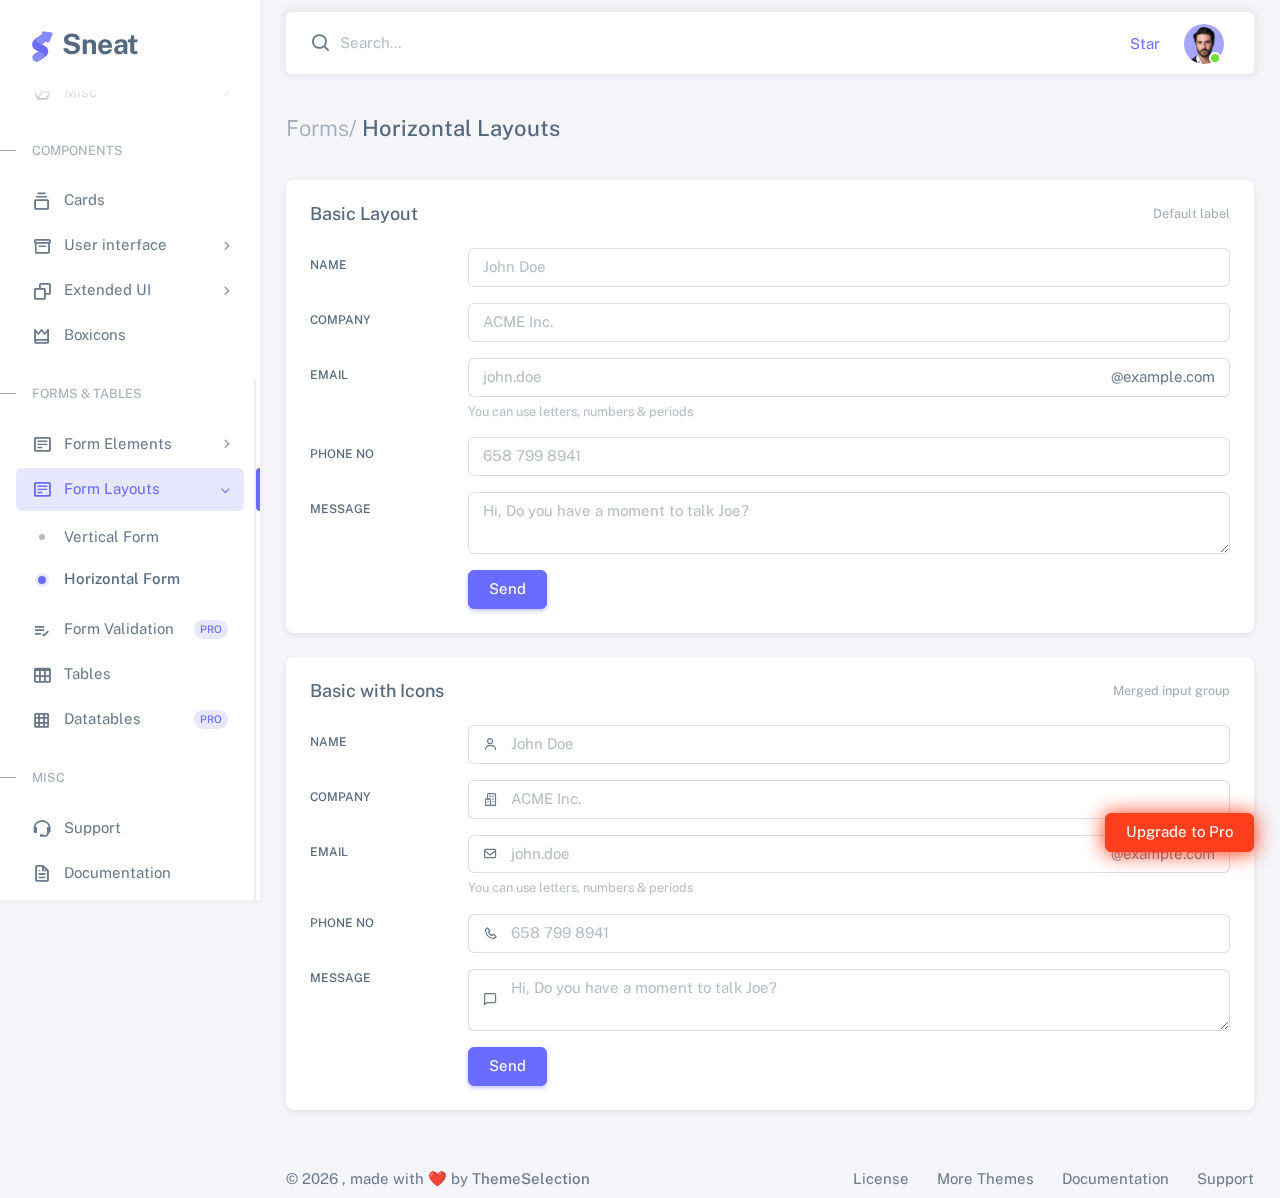
<file: html/form-layouts-horizontal.html>
<!DOCTYPE html>

<html
  lang="en"
  class="light-style layout-menu-fixed layout-compact"
  dir="ltr"
  data-theme="theme-default"
  data-assets-path="../assets/"
  data-template="vertical-menu-template-free">
  <head>
    <meta charset="utf-8" />
    <meta
      name="viewport"
      content="width=device-width, initial-scale=1.0, user-scalable=no, minimum-scale=1.0, maximum-scale=1.0" />

    <title>Horizontal Layouts - Forms | Sneat - Bootstrap 5 HTML Admin Template - Pro</title>

    <meta name="description" content="" />

    <!-- Favicon -->
    <link rel="icon" type="image/x-icon" href="../assets/img/favicon/favicon.ico" />

    <!-- Fonts -->
    <link rel="preconnect" href="https://fonts.googleapis.com" />
    <link rel="preconnect" href="https://fonts.gstatic.com" crossorigin />
    <link
      href="https://fonts.googleapis.com/css2?family=Public+Sans:ital,wght@0,300;0,400;0,500;0,600;0,700;1,300;1,400;1,500;1,600;1,700&display=swap"
      rel="stylesheet" />

    <link rel="stylesheet" href="../assets/vendor/fonts/boxicons.css" />

    <!-- Core CSS -->
    <link rel="stylesheet" href="../assets/vendor/css/core.css" class="template-customizer-core-css" />
    <link rel="stylesheet" href="../assets/vendor/css/theme-default.css" class="template-customizer-theme-css" />
    <link rel="stylesheet" href="../assets/css/demo.css" />

    <!-- Vendors CSS -->
    <link rel="stylesheet" href="../assets/vendor/libs/perfect-scrollbar/perfect-scrollbar.css" />

    <!-- Page CSS -->

    <!-- Helpers -->
    <script src="../assets/vendor/js/helpers.js"></script>
    <!--! Template customizer & Theme config files MUST be included after core stylesheets and helpers.js in the <head> section -->
    <!--? Config:  Mandatory theme config file contain global vars & default theme options, Set your preferred theme option in this file.  -->
    <script src="../assets/js/config.js"></script>
  </head>

  <body>
    <!-- Layout wrapper -->
    <div class="layout-wrapper layout-content-navbar">
      <div class="layout-container">
        <!-- Menu -->

        <aside id="layout-menu" class="layout-menu menu-vertical menu bg-menu-theme">
          <div class="app-brand demo">
            <a href="index.html" class="app-brand-link">
              <span class="app-brand-logo demo">
                <svg
                  width="25"
                  viewBox="0 0 25 42"
                  version="1.1"
                  xmlns="http://www.w3.org/2000/svg"
                  xmlns:xlink="http://www.w3.org/1999/xlink">
                  <defs>
                    <path
                      d="M13.7918663,0.358365126 L3.39788168,7.44174259 C0.566865006,9.69408886 -0.379795268,12.4788597 0.557900856,15.7960551 C0.68998853,16.2305145 1.09562888,17.7872135 3.12357076,19.2293357 C3.8146334,19.7207684 5.32369333,20.3834223 7.65075054,21.2172976 L7.59773219,21.2525164 L2.63468769,24.5493413 C0.445452254,26.3002124 0.0884951797,28.5083815 1.56381646,31.1738486 C2.83770406,32.8170431 5.20850219,33.2640127 7.09180128,32.5391577 C8.347334,32.0559211 11.4559176,30.0011079 16.4175519,26.3747182 C18.0338572,24.4997857 18.6973423,22.4544883 18.4080071,20.2388261 C17.963753,17.5346866 16.1776345,15.5799961 13.0496516,14.3747546 L10.9194936,13.4715819 L18.6192054,7.984237 L13.7918663,0.358365126 Z"
                      id="path-1"></path>
                    <path
                      d="M5.47320593,6.00457225 C4.05321814,8.216144 4.36334763,10.0722806 6.40359441,11.5729822 C8.61520715,12.571656 10.0999176,13.2171421 10.8577257,13.5094407 L15.5088241,14.433041 L18.6192054,7.984237 C15.5364148,3.11535317 13.9273018,0.573395879 13.7918663,0.358365126 C13.5790555,0.511491653 10.8061687,2.3935607 5.47320593,6.00457225 Z"
                      id="path-3"></path>
                    <path
                      d="M7.50063644,21.2294429 L12.3234468,23.3159332 C14.1688022,24.7579751 14.397098,26.4880487 13.008334,28.506154 C11.6195701,30.5242593 10.3099883,31.790241 9.07958868,32.3040991 C5.78142938,33.4346997 4.13234973,34 4.13234973,34 C4.13234973,34 2.75489982,33.0538207 2.37032616e-14,31.1614621 C-0.55822714,27.8186216 -0.55822714,26.0572515 -4.05231404e-15,25.8773518 C0.83734071,25.6075023 2.77988457,22.8248993 3.3049379,22.52991 C3.65497346,22.3332504 5.05353963,21.8997614 7.50063644,21.2294429 Z"
                      id="path-4"></path>
                    <path
                      d="M20.6,7.13333333 L25.6,13.8 C26.2627417,14.6836556 26.0836556,15.9372583 25.2,16.6 C24.8538077,16.8596443 24.4327404,17 24,17 L14,17 C12.8954305,17 12,16.1045695 12,15 C12,14.5672596 12.1403557,14.1461923 12.4,13.8 L17.4,7.13333333 C18.0627417,6.24967773 19.3163444,6.07059163 20.2,6.73333333 C20.3516113,6.84704183 20.4862915,6.981722 20.6,7.13333333 Z"
                      id="path-5"></path>
                  </defs>
                  <g id="g-app-brand" stroke="none" stroke-width="1" fill="none" fill-rule="evenodd">
                    <g id="Brand-Logo" transform="translate(-27.000000, -15.000000)">
                      <g id="Icon" transform="translate(27.000000, 15.000000)">
                        <g id="Mask" transform="translate(0.000000, 8.000000)">
                          <mask id="mask-2" fill="white">
                            <use xlink:href="#path-1"></use>
                          </mask>
                          <use fill="#696cff" xlink:href="#path-1"></use>
                          <g id="Path-3" mask="url(#mask-2)">
                            <use fill="#696cff" xlink:href="#path-3"></use>
                            <use fill-opacity="0.2" fill="#FFFFFF" xlink:href="#path-3"></use>
                          </g>
                          <g id="Path-4" mask="url(#mask-2)">
                            <use fill="#696cff" xlink:href="#path-4"></use>
                            <use fill-opacity="0.2" fill="#FFFFFF" xlink:href="#path-4"></use>
                          </g>
                        </g>
                        <g
                          id="Triangle"
                          transform="translate(19.000000, 11.000000) rotate(-300.000000) translate(-19.000000, -11.000000) ">
                          <use fill="#696cff" xlink:href="#path-5"></use>
                          <use fill-opacity="0.2" fill="#FFFFFF" xlink:href="#path-5"></use>
                        </g>
                      </g>
                    </g>
                  </g>
                </svg>
              </span>
              <span class="app-brand-text demo menu-text fw-bold ms-2">Sneat</span>
            </a>

            <a href="javascript:void(0);" class="layout-menu-toggle menu-link text-large ms-auto d-block d-xl-none">
              <i class="bx bx-chevron-left bx-sm align-middle"></i>
            </a>
          </div>

          <div class="menu-inner-shadow"></div>

          <ul class="menu-inner py-1">
            <!-- Dashboards -->
            <li class="menu-item">
              <a href="javascript:void(0);" class="menu-link menu-toggle">
                <i class="menu-icon tf-icons bx bx-home-circle"></i>
                <div data-i18n="Dashboards">Dashboards</div>
                <div class="badge bg-danger rounded-pill ms-auto">5</div>
              </a>
              <ul class="menu-sub">
                <li class="menu-item">
                  <a
                    href="https://demos.themeselection.com/sneat-bootstrap-html-admin-template/html/vertical-menu-template/dashboards-crm.html"
                    target="_blank"
                    class="menu-link">
                    <div data-i18n="CRM">CRM</div>
                    <div class="badge bg-label-primary fs-tiny rounded-pill ms-auto">Pro</div>
                  </a>
                </li>
                <li class="menu-item">
                  <a href="index.html" class="menu-link">
                    <div data-i18n="Analytics">Analytics</div>
                  </a>
                </li>
                <li class="menu-item">
                  <a
                    href="https://demos.themeselection.com/sneat-bootstrap-html-admin-template/html/vertical-menu-template/app-ecommerce-dashboard.html"
                    target="_blank"
                    class="menu-link">
                    <div data-i18n="eCommerce">eCommerce</div>
                    <div class="badge bg-label-primary fs-tiny rounded-pill ms-auto">Pro</div>
                  </a>
                </li>
                <li class="menu-item">
                  <a
                    href="https://demos.themeselection.com/sneat-bootstrap-html-admin-template/html/vertical-menu-template/app-logistics-dashboard.html"
                    target="_blank"
                    class="menu-link">
                    <div data-i18n="Logistics">Logistics</div>
                    <div class="badge bg-label-primary fs-tiny rounded-pill ms-auto">Pro</div>
                  </a>
                </li>
                <li class="menu-item">
                  <a
                    href="https://demos.themeselection.com/sneat-bootstrap-html-admin-template/html/vertical-menu-template/app-academy-dashboard.html"
                    target="_blank"
                    class="menu-link">
                    <div data-i18n="Academy">Academy</div>
                    <div class="badge bg-label-primary fs-tiny rounded-pill ms-auto">Pro</div>
                  </a>
                </li>
              </ul>
            </li>

            <!-- Layouts -->
            <li class="menu-item">
              <a href="javascript:void(0);" class="menu-link menu-toggle">
                <i class="menu-icon tf-icons bx bx-layout"></i>
                <div data-i18n="Layouts">Layouts</div>
              </a>

              <ul class="menu-sub">
                <li class="menu-item">
                  <a href="layouts-without-menu.html" class="menu-link">
                    <div data-i18n="Without menu">Without menu</div>
                  </a>
                </li>
                <li class="menu-item">
                  <a href="layouts-without-navbar.html" class="menu-link">
                    <div data-i18n="Without navbar">Without navbar</div>
                  </a>
                </li>
                <li class="menu-item">
                  <a href="layouts-container.html" class="menu-link">
                    <div data-i18n="Container">Container</div>
                  </a>
                </li>
                <li class="menu-item">
                  <a href="layouts-fluid.html" class="menu-link">
                    <div data-i18n="Fluid">Fluid</div>
                  </a>
                </li>
                <li class="menu-item">
                  <a href="layouts-blank.html" class="menu-link">
                    <div data-i18n="Blank">Blank</div>
                  </a>
                </li>
              </ul>
            </li>

            <!-- Front Pages -->
            <li class="menu-item">
              <a href="javascript:void(0);" class="menu-link menu-toggle">
                <i class="menu-icon tf-icons bx bx-store"></i>
                <div data-i18n="Front Pages">Front Pages</div>
                <div class="badge bg-label-primary fs-tiny rounded-pill ms-auto">Pro</div>
              </a>
              <ul class="menu-sub">
                <li class="menu-item">
                  <a
                    href="https://demos.themeselection.com/sneat-bootstrap-html-admin-template/html/front-pages/landing-page.html"
                    class="menu-link"
                    target="_blank">
                    <div data-i18n="Landing">Landing</div>
                  </a>
                </li>
                <li class="menu-item">
                  <a
                    href="https://demos.themeselection.com/sneat-bootstrap-html-admin-template/html/front-pages/pricing-page.html"
                    class="menu-link"
                    target="_blank">
                    <div data-i18n="Pricing">Pricing</div>
                  </a>
                </li>
                <li class="menu-item">
                  <a
                    href="https://demos.themeselection.com/sneat-bootstrap-html-admin-template/html/front-pages/payment-page.html"
                    class="menu-link"
                    target="_blank">
                    <div data-i18n="Payment">Payment</div>
                  </a>
                </li>
                <li class="menu-item">
                  <a
                    href="https://demos.themeselection.com/sneat-bootstrap-html-admin-template/html/front-pages/checkout-page.html"
                    class="menu-link"
                    target="_blank">
                    <div data-i18n="Checkout">Checkout</div>
                  </a>
                </li>
                <li class="menu-item">
                  <a
                    href="https://demos.themeselection.com/sneat-bootstrap-html-admin-template/html/front-pages/help-center-landing.html"
                    class="menu-link"
                    target="_blank">
                    <div data-i18n="Help Center">Help Center</div>
                  </a>
                </li>
              </ul>
            </li>

            <li class="menu-header small text-uppercase">
              <span class="menu-header-text">Apps &amp; Pages</span>
            </li>
            <!-- Apps -->
            <li class="menu-item">
              <a
                href="https://demos.themeselection.com/sneat-bootstrap-html-admin-template/html/vertical-menu-template/app-email.html"
                target="_blank"
                class="menu-link">
                <i class="menu-icon tf-icons bx bx-envelope"></i>
                <div data-i18n="Email">Email</div>
                <div class="badge bg-label-primary fs-tiny rounded-pill ms-auto">Pro</div>
              </a>
            </li>
            <li class="menu-item">
              <a
                href="https://demos.themeselection.com/sneat-bootstrap-html-admin-template/html/vertical-menu-template/app-chat.html"
                target="_blank"
                class="menu-link">
                <i class="menu-icon tf-icons bx bx-chat"></i>
                <div data-i18n="Chat">Chat</div>
                <div class="badge bg-label-primary fs-tiny rounded-pill ms-auto">Pro</div>
              </a>
            </li>
            <li class="menu-item">
              <a
                href="https://demos.themeselection.com/sneat-bootstrap-html-admin-template/html/vertical-menu-template/app-calendar.html"
                target="_blank"
                class="menu-link">
                <i class="menu-icon tf-icons bx bx-calendar"></i>
                <div data-i18n="Calendar">Calendar</div>
                <div class="badge bg-label-primary fs-tiny rounded-pill ms-auto">Pro</div>
              </a>
            </li>
            <li class="menu-item">
              <a
                href="https://demos.themeselection.com/sneat-bootstrap-html-admin-template/html/vertical-menu-template/app-kanban.html"
                target="_blank"
                class="menu-link">
                <i class="menu-icon tf-icons bx bx-grid"></i>
                <div data-i18n="Kanban">Kanban</div>
                <div class="badge bg-label-primary fs-tiny rounded-pill ms-auto">Pro</div>
              </a>
            </li>
            <!-- Pages -->
            <li class="menu-item">
              <a href="javascript:void(0);" class="menu-link menu-toggle">
                <i class="menu-icon tf-icons bx bx-dock-top"></i>
                <div data-i18n="Account Settings">Account Settings</div>
              </a>
              <ul class="menu-sub">
                <li class="menu-item">
                  <a href="pages-account-settings-account.html" class="menu-link">
                    <div data-i18n="Account">Account</div>
                  </a>
                </li>
                <li class="menu-item">
                  <a href="pages-account-settings-notifications.html" class="menu-link">
                    <div data-i18n="Notifications">Notifications</div>
                  </a>
                </li>
                <li class="menu-item">
                  <a href="pages-account-settings-connections.html" class="menu-link">
                    <div data-i18n="Connections">Connections</div>
                  </a>
                </li>
              </ul>
            </li>
            <li class="menu-item">
              <a href="javascript:void(0);" class="menu-link menu-toggle">
                <i class="menu-icon tf-icons bx bx-lock-open-alt"></i>
                <div data-i18n="Authentications">Authentications</div>
              </a>
              <ul class="menu-sub">
                <li class="menu-item">
                  <a href="auth-login-basic.html" class="menu-link" target="_blank">
                    <div data-i18n="Basic">Login</div>
                  </a>
                </li>
                <li class="menu-item">
                  <a href="auth-register-basic.html" class="menu-link" target="_blank">
                    <div data-i18n="Basic">Register</div>
                  </a>
                </li>
                <li class="menu-item">
                  <a href="auth-forgot-password-basic.html" class="menu-link" target="_blank">
                    <div data-i18n="Basic">Forgot Password</div>
                  </a>
                </li>
              </ul>
            </li>
            <li class="menu-item">
              <a href="javascript:void(0);" class="menu-link menu-toggle">
                <i class="menu-icon tf-icons bx bx-cube-alt"></i>
                <div data-i18n="Misc">Misc</div>
              </a>
              <ul class="menu-sub">
                <li class="menu-item">
                  <a href="pages-misc-error.html" class="menu-link">
                    <div data-i18n="Error">Error</div>
                  </a>
                </li>
                <li class="menu-item">
                  <a href="pages-misc-under-maintenance.html" class="menu-link">
                    <div data-i18n="Under Maintenance">Under Maintenance</div>
                  </a>
                </li>
              </ul>
            </li>
            <!-- Components -->
            <li class="menu-header small text-uppercase"><span class="menu-header-text">Components</span></li>
            <!-- Cards -->
            <li class="menu-item">
              <a href="cards-basic.html" class="menu-link">
                <i class="menu-icon tf-icons bx bx-collection"></i>
                <div data-i18n="Basic">Cards</div>
              </a>
            </li>
            <!-- User interface -->
            <li class="menu-item">
              <a href="javascript:void(0)" class="menu-link menu-toggle">
                <i class="menu-icon tf-icons bx bx-box"></i>
                <div data-i18n="User interface">User interface</div>
              </a>
              <ul class="menu-sub">
                <li class="menu-item">
                  <a href="ui-accordion.html" class="menu-link">
                    <div data-i18n="Accordion">Accordion</div>
                  </a>
                </li>
                <li class="menu-item">
                  <a href="ui-alerts.html" class="menu-link">
                    <div data-i18n="Alerts">Alerts</div>
                  </a>
                </li>
                <li class="menu-item">
                  <a href="ui-badges.html" class="menu-link">
                    <div data-i18n="Badges">Badges</div>
                  </a>
                </li>
                <li class="menu-item">
                  <a href="ui-buttons.html" class="menu-link">
                    <div data-i18n="Buttons">Buttons</div>
                  </a>
                </li>
                <li class="menu-item">
                  <a href="ui-carousel.html" class="menu-link">
                    <div data-i18n="Carousel">Carousel</div>
                  </a>
                </li>
                <li class="menu-item">
                  <a href="ui-collapse.html" class="menu-link">
                    <div data-i18n="Collapse">Collapse</div>
                  </a>
                </li>
                <li class="menu-item">
                  <a href="ui-dropdowns.html" class="menu-link">
                    <div data-i18n="Dropdowns">Dropdowns</div>
                  </a>
                </li>
                <li class="menu-item">
                  <a href="ui-footer.html" class="menu-link">
                    <div data-i18n="Footer">Footer</div>
                  </a>
                </li>
                <li class="menu-item">
                  <a href="ui-list-groups.html" class="menu-link">
                    <div data-i18n="List Groups">List groups</div>
                  </a>
                </li>
                <li class="menu-item">
                  <a href="ui-modals.html" class="menu-link">
                    <div data-i18n="Modals">Modals</div>
                  </a>
                </li>
                <li class="menu-item">
                  <a href="ui-navbar.html" class="menu-link">
                    <div data-i18n="Navbar">Navbar</div>
                  </a>
                </li>
                <li class="menu-item">
                  <a href="ui-offcanvas.html" class="menu-link">
                    <div data-i18n="Offcanvas">Offcanvas</div>
                  </a>
                </li>
                <li class="menu-item">
                  <a href="ui-pagination-breadcrumbs.html" class="menu-link">
                    <div data-i18n="Pagination &amp; Breadcrumbs">Pagination &amp; Breadcrumbs</div>
                  </a>
                </li>
                <li class="menu-item">
                  <a href="ui-progress.html" class="menu-link">
                    <div data-i18n="Progress">Progress</div>
                  </a>
                </li>
                <li class="menu-item">
                  <a href="ui-spinners.html" class="menu-link">
                    <div data-i18n="Spinners">Spinners</div>
                  </a>
                </li>
                <li class="menu-item">
                  <a href="ui-tabs-pills.html" class="menu-link">
                    <div data-i18n="Tabs &amp; Pills">Tabs &amp; Pills</div>
                  </a>
                </li>
                <li class="menu-item">
                  <a href="ui-toasts.html" class="menu-link">
                    <div data-i18n="Toasts">Toasts</div>
                  </a>
                </li>
                <li class="menu-item">
                  <a href="ui-tooltips-popovers.html" class="menu-link">
                    <div data-i18n="Tooltips & Popovers">Tooltips &amp; popovers</div>
                  </a>
                </li>
                <li class="menu-item">
                  <a href="ui-typography.html" class="menu-link">
                    <div data-i18n="Typography">Typography</div>
                  </a>
                </li>
              </ul>
            </li>

            <!-- Extended components -->
            <li class="menu-item">
              <a href="javascript:void(0)" class="menu-link menu-toggle">
                <i class="menu-icon tf-icons bx bx-copy"></i>
                <div data-i18n="Extended UI">Extended UI</div>
              </a>
              <ul class="menu-sub">
                <li class="menu-item">
                  <a href="extended-ui-perfect-scrollbar.html" class="menu-link">
                    <div data-i18n="Perfect Scrollbar">Perfect scrollbar</div>
                  </a>
                </li>
                <li class="menu-item">
                  <a href="extended-ui-text-divider.html" class="menu-link">
                    <div data-i18n="Text Divider">Text Divider</div>
                  </a>
                </li>
              </ul>
            </li>

            <li class="menu-item">
              <a href="icons-boxicons.html" class="menu-link">
                <i class="menu-icon tf-icons bx bx-crown"></i>
                <div data-i18n="Boxicons">Boxicons</div>
              </a>
            </li>

            <!-- Forms & Tables -->
            <li class="menu-header small text-uppercase"><span class="menu-header-text">Forms &amp; Tables</span></li>
            <!-- Forms -->
            <li class="menu-item">
              <a href="javascript:void(0);" class="menu-link menu-toggle">
                <i class="menu-icon tf-icons bx bx-detail"></i>
                <div data-i18n="Form Elements">Form Elements</div>
              </a>
              <ul class="menu-sub">
                <li class="menu-item">
                  <a href="forms-basic-inputs.html" class="menu-link">
                    <div data-i18n="Basic Inputs">Basic Inputs</div>
                  </a>
                </li>
                <li class="menu-item">
                  <a href="forms-input-groups.html" class="menu-link">
                    <div data-i18n="Input groups">Input groups</div>
                  </a>
                </li>
              </ul>
            </li>
            <li class="menu-item active open">
              <a href="javascript:void(0);" class="menu-link menu-toggle">
                <i class="menu-icon tf-icons bx bx-detail"></i>
                <div data-i18n="Form Layouts">Form Layouts</div>
              </a>
              <ul class="menu-sub">
                <li class="menu-item">
                  <a href="form-layouts-vertical.html" class="menu-link">
                    <div data-i18n="Vertical Form">Vertical Form</div>
                  </a>
                </li>
                <li class="menu-item active">
                  <a href="form-layouts-horizontal.html" class="menu-link">
                    <div data-i18n="Horizontal Form">Horizontal Form</div>
                  </a>
                </li>
              </ul>
            </li>
            <!-- Form Validation -->
            <li class="menu-item">
              <a
                href="https://demos.themeselection.com/sneat-bootstrap-html-admin-template/html/vertical-menu-template/form-validation.html"
                target="_blank"
                class="menu-link">
                <i class="menu-icon tf-icons bx bx-list-check"></i>
                <div data-i18n="Form Validation">Form Validation</div>
                <div class="badge bg-label-primary fs-tiny rounded-pill ms-auto">Pro</div>
              </a>
            </li>
            <!-- Tables -->
            <li class="menu-item">
              <a href="tables-basic.html" class="menu-link">
                <i class="menu-icon tf-icons bx bx-table"></i>
                <div data-i18n="Tables">Tables</div>
              </a>
            </li>
            <!-- Data Tables -->
            <li class="menu-item">
              <a
                href="https://demos.themeselection.com/sneat-bootstrap-html-admin-template/html/vertical-menu-template/tables-datatables-basic.html"
                target="_blank"
                class="menu-link">
                <i class="menu-icon tf-icons bx bx-grid"></i>
                <div data-i18n="Datatables">Datatables</div>
                <div class="badge bg-label-primary fs-tiny rounded-pill ms-auto">Pro</div>
              </a>
            </li>
            <!-- Misc -->
            <li class="menu-header small text-uppercase"><span class="menu-header-text">Misc</span></li>
            <li class="menu-item">
              <a
                href="https://github.com/themeselection/sneat-html-admin-template-free/issues"
                target="_blank"
                class="menu-link">
                <i class="menu-icon tf-icons bx bx-support"></i>
                <div data-i18n="Support">Support</div>
              </a>
            </li>
            <li class="menu-item">
              <a
                href="https://demos.themeselection.com/sneat-bootstrap-html-admin-template/documentation/"
                target="_blank"
                class="menu-link">
                <i class="menu-icon tf-icons bx bx-file"></i>
                <div data-i18n="Documentation">Documentation</div>
              </a>
            </li>
          </ul>
        </aside>
        <!-- / Menu -->

        <!-- Layout container -->
        <div class="layout-page">
          <!-- Navbar -->

          <nav
            class="layout-navbar container-xxl navbar navbar-expand-xl navbar-detached align-items-center bg-navbar-theme"
            id="layout-navbar">
            <div class="layout-menu-toggle navbar-nav align-items-xl-center me-3 me-xl-0 d-xl-none">
              <a class="nav-item nav-link px-0 me-xl-4" href="javascript:void(0)">
                <i class="bx bx-menu bx-sm"></i>
              </a>
            </div>

            <div class="navbar-nav-right d-flex align-items-center" id="navbar-collapse">
              <!-- Search -->
              <div class="navbar-nav align-items-center">
                <div class="nav-item d-flex align-items-center">
                  <i class="bx bx-search fs-4 lh-0"></i>
                  <input
                    type="text"
                    class="form-control border-0 shadow-none ps-1 ps-sm-2"
                    placeholder="Search..."
                    aria-label="Search..." />
                </div>
              </div>
              <!-- /Search -->

              <ul class="navbar-nav flex-row align-items-center ms-auto">
                <!-- Place this tag where you want the button to render. -->
                <li class="nav-item lh-1 me-3">
                  <a
                    class="github-button"
                    href="https://github.com/themeselection/sneat-html-admin-template-free"
                    data-icon="octicon-star"
                    data-size="large"
                    data-show-count="true"
                    aria-label="Star themeselection/sneat-html-admin-template-free on GitHub"
                    >Star</a
                  >
                </li>

                <!-- User -->
                <li class="nav-item navbar-dropdown dropdown-user dropdown">
                  <a class="nav-link dropdown-toggle hide-arrow" href="javascript:void(0);" data-bs-toggle="dropdown">
                    <div class="avatar avatar-online">
                      <img src="../assets/img/avatars/1.png" alt class="w-px-40 h-auto rounded-circle" />
                    </div>
                  </a>
                  <ul class="dropdown-menu dropdown-menu-end">
                    <li>
                      <a class="dropdown-item" href="#">
                        <div class="d-flex">
                          <div class="flex-shrink-0 me-3">
                            <div class="avatar avatar-online">
                              <img src="../assets/img/avatars/1.png" alt class="w-px-40 h-auto rounded-circle" />
                            </div>
                          </div>
                          <div class="flex-grow-1">
                            <span class="fw-medium d-block">John Doe</span>
                            <small class="text-muted">Admin</small>
                          </div>
                        </div>
                      </a>
                    </li>
                    <li>
                      <div class="dropdown-divider"></div>
                    </li>
                    <li>
                      <a class="dropdown-item" href="#">
                        <i class="bx bx-user me-2"></i>
                        <span class="align-middle">My Profile</span>
                      </a>
                    </li>
                    <li>
                      <a class="dropdown-item" href="#">
                        <i class="bx bx-cog me-2"></i>
                        <span class="align-middle">Settings</span>
                      </a>
                    </li>
                    <li>
                      <a class="dropdown-item" href="#">
                        <span class="d-flex align-items-center align-middle">
                          <i class="flex-shrink-0 bx bx-credit-card me-2"></i>
                          <span class="flex-grow-1 align-middle ms-1">Billing</span>
                          <span class="flex-shrink-0 badge badge-center rounded-pill bg-danger w-px-20 h-px-20">4</span>
                        </span>
                      </a>
                    </li>
                    <li>
                      <div class="dropdown-divider"></div>
                    </li>
                    <li>
                      <a class="dropdown-item" href="javascript:void(0);">
                        <i class="bx bx-power-off me-2"></i>
                        <span class="align-middle">Log Out</span>
                      </a>
                    </li>
                  </ul>
                </li>
                <!--/ User -->
              </ul>
            </div>
          </nav>

          <!-- / Navbar -->

          <!-- Content wrapper -->
          <div class="content-wrapper">
            <!-- Content -->

            <div class="container-xxl flex-grow-1 container-p-y">
              <h4 class="py-3 mb-4"><span class="text-muted fw-light">Forms/</span> Horizontal Layouts</h4>

              <!-- Basic Layout & Basic with Icons -->
              <div class="row">
                <!-- Basic Layout -->
                <div class="col-xxl">
                  <div class="card mb-4">
                    <div class="card-header d-flex align-items-center justify-content-between">
                      <h5 class="mb-0">Basic Layout</h5>
                      <small class="text-muted float-end">Default label</small>
                    </div>
                    <div class="card-body">
                      <form>
                        <div class="row mb-3">
                          <label class="col-sm-2 col-form-label" for="basic-default-name">Name</label>
                          <div class="col-sm-10">
                            <input type="text" class="form-control" id="basic-default-name" placeholder="John Doe" />
                          </div>
                        </div>
                        <div class="row mb-3">
                          <label class="col-sm-2 col-form-label" for="basic-default-company">Company</label>
                          <div class="col-sm-10">
                            <input
                              type="text"
                              class="form-control"
                              id="basic-default-company"
                              placeholder="ACME Inc." />
                          </div>
                        </div>
                        <div class="row mb-3">
                          <label class="col-sm-2 col-form-label" for="basic-default-email">Email</label>
                          <div class="col-sm-10">
                            <div class="input-group input-group-merge">
                              <input
                                type="text"
                                id="basic-default-email"
                                class="form-control"
                                placeholder="john.doe"
                                aria-label="john.doe"
                                aria-describedby="basic-default-email2" />
                              <span class="input-group-text" id="basic-default-email2">@example.com</span>
                            </div>
                            <div class="form-text">You can use letters, numbers & periods</div>
                          </div>
                        </div>
                        <div class="row mb-3">
                          <label class="col-sm-2 col-form-label" for="basic-default-phone">Phone No</label>
                          <div class="col-sm-10">
                            <input
                              type="text"
                              id="basic-default-phone"
                              class="form-control phone-mask"
                              placeholder="658 799 8941"
                              aria-label="658 799 8941"
                              aria-describedby="basic-default-phone" />
                          </div>
                        </div>
                        <div class="row mb-3">
                          <label class="col-sm-2 col-form-label" for="basic-default-message">Message</label>
                          <div class="col-sm-10">
                            <textarea
                              id="basic-default-message"
                              class="form-control"
                              placeholder="Hi, Do you have a moment to talk Joe?"
                              aria-label="Hi, Do you have a moment to talk Joe?"
                              aria-describedby="basic-icon-default-message2"></textarea>
                          </div>
                        </div>
                        <div class="row justify-content-end">
                          <div class="col-sm-10">
                            <button type="submit" class="btn btn-primary">Send</button>
                          </div>
                        </div>
                      </form>
                    </div>
                  </div>
                </div>
                <!-- Basic with Icons -->
                <div class="col-xxl">
                  <div class="card mb-4">
                    <div class="card-header d-flex align-items-center justify-content-between">
                      <h5 class="mb-0">Basic with Icons</h5>
                      <small class="text-muted float-end">Merged input group</small>
                    </div>
                    <div class="card-body">
                      <form>
                        <div class="row mb-3">
                          <label class="col-sm-2 col-form-label" for="basic-icon-default-fullname">Name</label>
                          <div class="col-sm-10">
                            <div class="input-group input-group-merge">
                              <span id="basic-icon-default-fullname2" class="input-group-text"
                                ><i class="bx bx-user"></i
                              ></span>
                              <input
                                type="text"
                                class="form-control"
                                id="basic-icon-default-fullname"
                                placeholder="John Doe"
                                aria-label="John Doe"
                                aria-describedby="basic-icon-default-fullname2" />
                            </div>
                          </div>
                        </div>
                        <div class="row mb-3">
                          <label class="col-sm-2 col-form-label" for="basic-icon-default-company">Company</label>
                          <div class="col-sm-10">
                            <div class="input-group input-group-merge">
                              <span id="basic-icon-default-company2" class="input-group-text"
                                ><i class="bx bx-buildings"></i
                              ></span>
                              <input
                                type="text"
                                id="basic-icon-default-company"
                                class="form-control"
                                placeholder="ACME Inc."
                                aria-label="ACME Inc."
                                aria-describedby="basic-icon-default-company2" />
                            </div>
                          </div>
                        </div>
                        <div class="row mb-3">
                          <label class="col-sm-2 col-form-label" for="basic-icon-default-email">Email</label>
                          <div class="col-sm-10">
                            <div class="input-group input-group-merge">
                              <span class="input-group-text"><i class="bx bx-envelope"></i></span>
                              <input
                                type="text"
                                id="basic-icon-default-email"
                                class="form-control"
                                placeholder="john.doe"
                                aria-label="john.doe"
                                aria-describedby="basic-icon-default-email2" />
                              <span id="basic-icon-default-email2" class="input-group-text">@example.com</span>
                            </div>
                            <div class="form-text">You can use letters, numbers & periods</div>
                          </div>
                        </div>
                        <div class="row mb-3">
                          <label class="col-sm-2 form-label" for="basic-icon-default-phone">Phone No</label>
                          <div class="col-sm-10">
                            <div class="input-group input-group-merge">
                              <span id="basic-icon-default-phone2" class="input-group-text"
                                ><i class="bx bx-phone"></i
                              ></span>
                              <input
                                type="text"
                                id="basic-icon-default-phone"
                                class="form-control phone-mask"
                                placeholder="658 799 8941"
                                aria-label="658 799 8941"
                                aria-describedby="basic-icon-default-phone2" />
                            </div>
                          </div>
                        </div>
                        <div class="row mb-3">
                          <label class="col-sm-2 form-label" for="basic-icon-default-message">Message</label>
                          <div class="col-sm-10">
                            <div class="input-group input-group-merge">
                              <span id="basic-icon-default-message2" class="input-group-text"
                                ><i class="bx bx-comment"></i
                              ></span>
                              <textarea
                                id="basic-icon-default-message"
                                class="form-control"
                                placeholder="Hi, Do you have a moment to talk Joe?"
                                aria-label="Hi, Do you have a moment to talk Joe?"
                                aria-describedby="basic-icon-default-message2"></textarea>
                            </div>
                          </div>
                        </div>
                        <div class="row justify-content-end">
                          <div class="col-sm-10">
                            <button type="submit" class="btn btn-primary">Send</button>
                          </div>
                        </div>
                      </form>
                    </div>
                  </div>
                </div>
              </div>
            </div>
            <!-- / Content -->

            <!-- Footer -->
            <footer class="content-footer footer bg-footer-theme">
              <div class="container-xxl d-flex flex-wrap justify-content-between py-2 flex-md-row flex-column">
                <div class="mb-2 mb-md-0">
                  ©
                  <script>
                    document.write(new Date().getFullYear());
                  </script>
                  , made with ❤️ by
                  <a href="https://themeselection.com" target="_blank" class="footer-link fw-medium">ThemeSelection</a>
                </div>
                <div class="d-none d-lg-inline-block">
                  <a href="https://themeselection.com/license/" class="footer-link me-4" target="_blank">License</a>
                  <a href="https://themeselection.com/" target="_blank" class="footer-link me-4">More Themes</a>

                  <a
                    href="https://demos.themeselection.com/sneat-bootstrap-html-admin-template/documentation/"
                    target="_blank"
                    class="footer-link me-4"
                    >Documentation</a
                  >

                  <a
                    href="https://github.com/themeselection/sneat-html-admin-template-free/issues"
                    target="_blank"
                    class="footer-link"
                    >Support</a
                  >
                </div>
              </div>
            </footer>
            <!-- / Footer -->

            <div class="content-backdrop fade"></div>
          </div>
          <!-- Content wrapper -->
        </div>
        <!-- / Layout page -->
      </div>

      <!-- Overlay -->
      <div class="layout-overlay layout-menu-toggle"></div>
    </div>
    <!-- / Layout wrapper -->

    <div class="buy-now">
      <a
        href="https://themeselection.com/item/sneat-bootstrap-html-admin-template/"
        target="_blank"
        class="btn btn-danger btn-buy-now"
        >Upgrade to Pro</a
      >
    </div>

    <!-- Core JS -->
    <!-- build:js assets/vendor/js/core.js -->

    <script src="../assets/vendor/libs/jquery/jquery.js"></script>
    <script src="../assets/vendor/libs/popper/popper.js"></script>
    <script src="../assets/vendor/js/bootstrap.js"></script>
    <script src="../assets/vendor/libs/perfect-scrollbar/perfect-scrollbar.js"></script>
    <script src="../assets/vendor/js/menu.js"></script>

    <!-- endbuild -->

    <!-- Vendors JS -->

    <!-- Main JS -->
    <script src="../assets/js/main.js"></script>

    <!-- Page JS -->

    <!-- Place this tag in your head or just before your close body tag. -->
    <script async defer src="https://buttons.github.io/buttons.js"></script>
  </body>
</html>
</file>
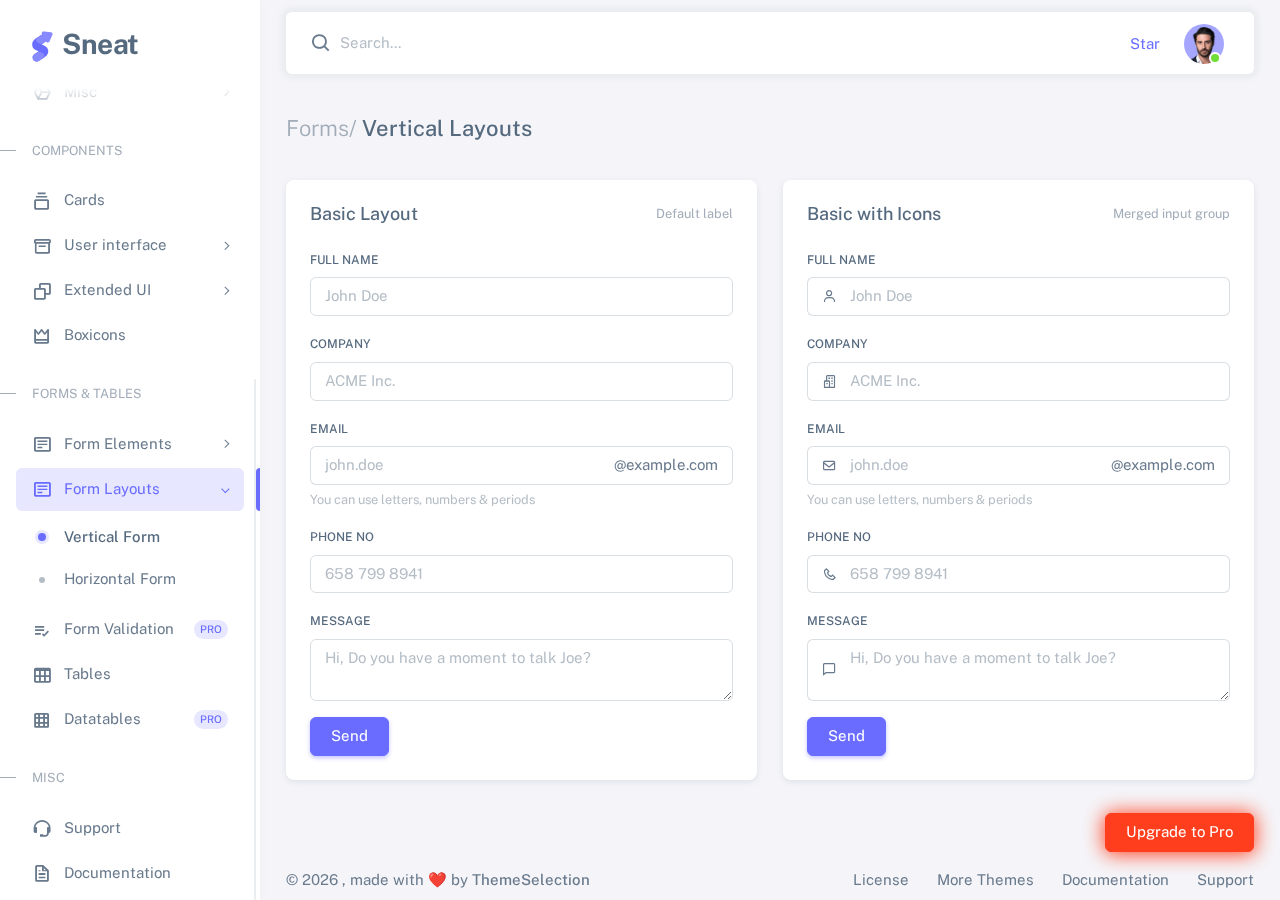
<file: html/form-layouts-vertical.html>
<!DOCTYPE html>

<html
  lang="en"
  class="light-style layout-menu-fixed layout-compact"
  dir="ltr"
  data-theme="theme-default"
  data-assets-path="../assets/"
  data-template="vertical-menu-template-free">
  <head>
    <meta charset="utf-8" />
    <meta
      name="viewport"
      content="width=device-width, initial-scale=1.0, user-scalable=no, minimum-scale=1.0, maximum-scale=1.0" />

    <title>Vertical Layouts - Forms | Sneat - Bootstrap 5 HTML Admin Template - Pro</title>

    <meta name="description" content="" />

    <!-- Favicon -->
    <link rel="icon" type="image/x-icon" href="../assets/img/favicon/favicon.ico" />

    <!-- Fonts -->
    <link rel="preconnect" href="https://fonts.googleapis.com" />
    <link rel="preconnect" href="https://fonts.gstatic.com" crossorigin />
    <link
      href="https://fonts.googleapis.com/css2?family=Public+Sans:ital,wght@0,300;0,400;0,500;0,600;0,700;1,300;1,400;1,500;1,600;1,700&display=swap"
      rel="stylesheet" />

    <link rel="stylesheet" href="../assets/vendor/fonts/boxicons.css" />

    <!-- Core CSS -->
    <link rel="stylesheet" href="../assets/vendor/css/core.css" class="template-customizer-core-css" />
    <link rel="stylesheet" href="../assets/vendor/css/theme-default.css" class="template-customizer-theme-css" />
    <link rel="stylesheet" href="../assets/css/demo.css" />

    <!-- Vendors CSS -->
    <link rel="stylesheet" href="../assets/vendor/libs/perfect-scrollbar/perfect-scrollbar.css" />

    <!-- Page CSS -->

    <!-- Helpers -->
    <script src="../assets/vendor/js/helpers.js"></script>
    <!--! Template customizer & Theme config files MUST be included after core stylesheets and helpers.js in the <head> section -->
    <!--? Config:  Mandatory theme config file contain global vars & default theme options, Set your preferred theme option in this file.  -->
    <script src="../assets/js/config.js"></script>
  </head>

  <body>
    <!-- Layout wrapper -->
    <div class="layout-wrapper layout-content-navbar">
      <div class="layout-container">
        <!-- Menu -->

        <aside id="layout-menu" class="layout-menu menu-vertical menu bg-menu-theme">
          <div class="app-brand demo">
            <a href="index.html" class="app-brand-link">
              <span class="app-brand-logo demo">
                <svg
                  width="25"
                  viewBox="0 0 25 42"
                  version="1.1"
                  xmlns="http://www.w3.org/2000/svg"
                  xmlns:xlink="http://www.w3.org/1999/xlink">
                  <defs>
                    <path
                      d="M13.7918663,0.358365126 L3.39788168,7.44174259 C0.566865006,9.69408886 -0.379795268,12.4788597 0.557900856,15.7960551 C0.68998853,16.2305145 1.09562888,17.7872135 3.12357076,19.2293357 C3.8146334,19.7207684 5.32369333,20.3834223 7.65075054,21.2172976 L7.59773219,21.2525164 L2.63468769,24.5493413 C0.445452254,26.3002124 0.0884951797,28.5083815 1.56381646,31.1738486 C2.83770406,32.8170431 5.20850219,33.2640127 7.09180128,32.5391577 C8.347334,32.0559211 11.4559176,30.0011079 16.4175519,26.3747182 C18.0338572,24.4997857 18.6973423,22.4544883 18.4080071,20.2388261 C17.963753,17.5346866 16.1776345,15.5799961 13.0496516,14.3747546 L10.9194936,13.4715819 L18.6192054,7.984237 L13.7918663,0.358365126 Z"
                      id="path-1"></path>
                    <path
                      d="M5.47320593,6.00457225 C4.05321814,8.216144 4.36334763,10.0722806 6.40359441,11.5729822 C8.61520715,12.571656 10.0999176,13.2171421 10.8577257,13.5094407 L15.5088241,14.433041 L18.6192054,7.984237 C15.5364148,3.11535317 13.9273018,0.573395879 13.7918663,0.358365126 C13.5790555,0.511491653 10.8061687,2.3935607 5.47320593,6.00457225 Z"
                      id="path-3"></path>
                    <path
                      d="M7.50063644,21.2294429 L12.3234468,23.3159332 C14.1688022,24.7579751 14.397098,26.4880487 13.008334,28.506154 C11.6195701,30.5242593 10.3099883,31.790241 9.07958868,32.3040991 C5.78142938,33.4346997 4.13234973,34 4.13234973,34 C4.13234973,34 2.75489982,33.0538207 2.37032616e-14,31.1614621 C-0.55822714,27.8186216 -0.55822714,26.0572515 -4.05231404e-15,25.8773518 C0.83734071,25.6075023 2.77988457,22.8248993 3.3049379,22.52991 C3.65497346,22.3332504 5.05353963,21.8997614 7.50063644,21.2294429 Z"
                      id="path-4"></path>
                    <path
                      d="M20.6,7.13333333 L25.6,13.8 C26.2627417,14.6836556 26.0836556,15.9372583 25.2,16.6 C24.8538077,16.8596443 24.4327404,17 24,17 L14,17 C12.8954305,17 12,16.1045695 12,15 C12,14.5672596 12.1403557,14.1461923 12.4,13.8 L17.4,7.13333333 C18.0627417,6.24967773 19.3163444,6.07059163 20.2,6.73333333 C20.3516113,6.84704183 20.4862915,6.981722 20.6,7.13333333 Z"
                      id="path-5"></path>
                  </defs>
                  <g id="g-app-brand" stroke="none" stroke-width="1" fill="none" fill-rule="evenodd">
                    <g id="Brand-Logo" transform="translate(-27.000000, -15.000000)">
                      <g id="Icon" transform="translate(27.000000, 15.000000)">
                        <g id="Mask" transform="translate(0.000000, 8.000000)">
                          <mask id="mask-2" fill="white">
                            <use xlink:href="#path-1"></use>
                          </mask>
                          <use fill="#696cff" xlink:href="#path-1"></use>
                          <g id="Path-3" mask="url(#mask-2)">
                            <use fill="#696cff" xlink:href="#path-3"></use>
                            <use fill-opacity="0.2" fill="#FFFFFF" xlink:href="#path-3"></use>
                          </g>
                          <g id="Path-4" mask="url(#mask-2)">
                            <use fill="#696cff" xlink:href="#path-4"></use>
                            <use fill-opacity="0.2" fill="#FFFFFF" xlink:href="#path-4"></use>
                          </g>
                        </g>
                        <g
                          id="Triangle"
                          transform="translate(19.000000, 11.000000) rotate(-300.000000) translate(-19.000000, -11.000000) ">
                          <use fill="#696cff" xlink:href="#path-5"></use>
                          <use fill-opacity="0.2" fill="#FFFFFF" xlink:href="#path-5"></use>
                        </g>
                      </g>
                    </g>
                  </g>
                </svg>
              </span>
              <span class="app-brand-text demo menu-text fw-bold ms-2">Sneat</span>
            </a>

            <a href="javascript:void(0);" class="layout-menu-toggle menu-link text-large ms-auto d-block d-xl-none">
              <i class="bx bx-chevron-left bx-sm align-middle"></i>
            </a>
          </div>

          <div class="menu-inner-shadow"></div>

          <ul class="menu-inner py-1">
            <!-- Dashboards -->
            <li class="menu-item">
              <a href="javascript:void(0);" class="menu-link menu-toggle">
                <i class="menu-icon tf-icons bx bx-home-circle"></i>
                <div data-i18n="Dashboards">Dashboards</div>
                <div class="badge bg-danger rounded-pill ms-auto">5</div>
              </a>
              <ul class="menu-sub">
                <li class="menu-item">
                  <a
                    href="https://demos.themeselection.com/sneat-bootstrap-html-admin-template/html/vertical-menu-template/dashboards-crm.html"
                    target="_blank"
                    class="menu-link">
                    <div data-i18n="CRM">CRM</div>
                    <div class="badge bg-label-primary fs-tiny rounded-pill ms-auto">Pro</div>
                  </a>
                </li>
                <li class="menu-item">
                  <a href="index.html" class="menu-link">
                    <div data-i18n="Analytics">Analytics</div>
                  </a>
                </li>
                <li class="menu-item">
                  <a
                    href="https://demos.themeselection.com/sneat-bootstrap-html-admin-template/html/vertical-menu-template/app-ecommerce-dashboard.html"
                    target="_blank"
                    class="menu-link">
                    <div data-i18n="eCommerce">eCommerce</div>
                    <div class="badge bg-label-primary fs-tiny rounded-pill ms-auto">Pro</div>
                  </a>
                </li>
                <li class="menu-item">
                  <a
                    href="https://demos.themeselection.com/sneat-bootstrap-html-admin-template/html/vertical-menu-template/app-logistics-dashboard.html"
                    target="_blank"
                    class="menu-link">
                    <div data-i18n="Logistics">Logistics</div>
                    <div class="badge bg-label-primary fs-tiny rounded-pill ms-auto">Pro</div>
                  </a>
                </li>
                <li class="menu-item">
                  <a
                    href="https://demos.themeselection.com/sneat-bootstrap-html-admin-template/html/vertical-menu-template/app-academy-dashboard.html"
                    target="_blank"
                    class="menu-link">
                    <div data-i18n="Academy">Academy</div>
                    <div class="badge bg-label-primary fs-tiny rounded-pill ms-auto">Pro</div>
                  </a>
                </li>
              </ul>
            </li>

            <!-- Layouts -->
            <li class="menu-item">
              <a href="javascript:void(0);" class="menu-link menu-toggle">
                <i class="menu-icon tf-icons bx bx-layout"></i>
                <div data-i18n="Layouts">Layouts</div>
              </a>

              <ul class="menu-sub">
                <li class="menu-item">
                  <a href="layouts-without-menu.html" class="menu-link">
                    <div data-i18n="Without menu">Without menu</div>
                  </a>
                </li>
                <li class="menu-item">
                  <a href="layouts-without-navbar.html" class="menu-link">
                    <div data-i18n="Without navbar">Without navbar</div>
                  </a>
                </li>
                <li class="menu-item">
                  <a href="layouts-container.html" class="menu-link">
                    <div data-i18n="Container">Container</div>
                  </a>
                </li>
                <li class="menu-item">
                  <a href="layouts-fluid.html" class="menu-link">
                    <div data-i18n="Fluid">Fluid</div>
                  </a>
                </li>
                <li class="menu-item">
                  <a href="layouts-blank.html" class="menu-link">
                    <div data-i18n="Blank">Blank</div>
                  </a>
                </li>
              </ul>
            </li>

            <!-- Front Pages -->
            <li class="menu-item">
              <a href="javascript:void(0);" class="menu-link menu-toggle">
                <i class="menu-icon tf-icons bx bx-store"></i>
                <div data-i18n="Front Pages">Front Pages</div>
                <div class="badge bg-label-primary fs-tiny rounded-pill ms-auto">Pro</div>
              </a>
              <ul class="menu-sub">
                <li class="menu-item">
                  <a
                    href="https://demos.themeselection.com/sneat-bootstrap-html-admin-template/html/front-pages/landing-page.html"
                    class="menu-link"
                    target="_blank">
                    <div data-i18n="Landing">Landing</div>
                  </a>
                </li>
                <li class="menu-item">
                  <a
                    href="https://demos.themeselection.com/sneat-bootstrap-html-admin-template/html/front-pages/pricing-page.html"
                    class="menu-link"
                    target="_blank">
                    <div data-i18n="Pricing">Pricing</div>
                  </a>
                </li>
                <li class="menu-item">
                  <a
                    href="https://demos.themeselection.com/sneat-bootstrap-html-admin-template/html/front-pages/payment-page.html"
                    class="menu-link"
                    target="_blank">
                    <div data-i18n="Payment">Payment</div>
                  </a>
                </li>
                <li class="menu-item">
                  <a
                    href="https://demos.themeselection.com/sneat-bootstrap-html-admin-template/html/front-pages/checkout-page.html"
                    class="menu-link"
                    target="_blank">
                    <div data-i18n="Checkout">Checkout</div>
                  </a>
                </li>
                <li class="menu-item">
                  <a
                    href="https://demos.themeselection.com/sneat-bootstrap-html-admin-template/html/front-pages/help-center-landing.html"
                    class="menu-link"
                    target="_blank">
                    <div data-i18n="Help Center">Help Center</div>
                  </a>
                </li>
              </ul>
            </li>

            <li class="menu-header small text-uppercase">
              <span class="menu-header-text">Apps &amp; Pages</span>
            </li>
            <!-- Apps -->
            <li class="menu-item">
              <a
                href="https://demos.themeselection.com/sneat-bootstrap-html-admin-template/html/vertical-menu-template/app-email.html"
                target="_blank"
                class="menu-link">
                <i class="menu-icon tf-icons bx bx-envelope"></i>
                <div data-i18n="Email">Email</div>
                <div class="badge bg-label-primary fs-tiny rounded-pill ms-auto">Pro</div>
              </a>
            </li>
            <li class="menu-item">
              <a
                href="https://demos.themeselection.com/sneat-bootstrap-html-admin-template/html/vertical-menu-template/app-chat.html"
                target="_blank"
                class="menu-link">
                <i class="menu-icon tf-icons bx bx-chat"></i>
                <div data-i18n="Chat">Chat</div>
                <div class="badge bg-label-primary fs-tiny rounded-pill ms-auto">Pro</div>
              </a>
            </li>
            <li class="menu-item">
              <a
                href="https://demos.themeselection.com/sneat-bootstrap-html-admin-template/html/vertical-menu-template/app-calendar.html"
                target="_blank"
                class="menu-link">
                <i class="menu-icon tf-icons bx bx-calendar"></i>
                <div data-i18n="Calendar">Calendar</div>
                <div class="badge bg-label-primary fs-tiny rounded-pill ms-auto">Pro</div>
              </a>
            </li>
            <li class="menu-item">
              <a
                href="https://demos.themeselection.com/sneat-bootstrap-html-admin-template/html/vertical-menu-template/app-kanban.html"
                target="_blank"
                class="menu-link">
                <i class="menu-icon tf-icons bx bx-grid"></i>
                <div data-i18n="Kanban">Kanban</div>
                <div class="badge bg-label-primary fs-tiny rounded-pill ms-auto">Pro</div>
              </a>
            </li>
            <!-- Pages -->
            <li class="menu-item">
              <a href="javascript:void(0);" class="menu-link menu-toggle">
                <i class="menu-icon tf-icons bx bx-dock-top"></i>
                <div data-i18n="Account Settings">Account Settings</div>
              </a>
              <ul class="menu-sub">
                <li class="menu-item">
                  <a href="pages-account-settings-account.html" class="menu-link">
                    <div data-i18n="Account">Account</div>
                  </a>
                </li>
                <li class="menu-item">
                  <a href="pages-account-settings-notifications.html" class="menu-link">
                    <div data-i18n="Notifications">Notifications</div>
                  </a>
                </li>
                <li class="menu-item">
                  <a href="pages-account-settings-connections.html" class="menu-link">
                    <div data-i18n="Connections">Connections</div>
                  </a>
                </li>
              </ul>
            </li>
            <li class="menu-item">
              <a href="javascript:void(0);" class="menu-link menu-toggle">
                <i class="menu-icon tf-icons bx bx-lock-open-alt"></i>
                <div data-i18n="Authentications">Authentications</div>
              </a>
              <ul class="menu-sub">
                <li class="menu-item">
                  <a href="auth-login-basic.html" class="menu-link" target="_blank">
                    <div data-i18n="Basic">Login</div>
                  </a>
                </li>
                <li class="menu-item">
                  <a href="auth-register-basic.html" class="menu-link" target="_blank">
                    <div data-i18n="Basic">Register</div>
                  </a>
                </li>
                <li class="menu-item">
                  <a href="auth-forgot-password-basic.html" class="menu-link" target="_blank">
                    <div data-i18n="Basic">Forgot Password</div>
                  </a>
                </li>
              </ul>
            </li>
            <li class="menu-item">
              <a href="javascript:void(0);" class="menu-link menu-toggle">
                <i class="menu-icon tf-icons bx bx-cube-alt"></i>
                <div data-i18n="Misc">Misc</div>
              </a>
              <ul class="menu-sub">
                <li class="menu-item">
                  <a href="pages-misc-error.html" class="menu-link">
                    <div data-i18n="Error">Error</div>
                  </a>
                </li>
                <li class="menu-item">
                  <a href="pages-misc-under-maintenance.html" class="menu-link">
                    <div data-i18n="Under Maintenance">Under Maintenance</div>
                  </a>
                </li>
              </ul>
            </li>
            <!-- Components -->
            <li class="menu-header small text-uppercase"><span class="menu-header-text">Components</span></li>
            <!-- Cards -->
            <li class="menu-item">
              <a href="cards-basic.html" class="menu-link">
                <i class="menu-icon tf-icons bx bx-collection"></i>
                <div data-i18n="Basic">Cards</div>
              </a>
            </li>
            <!-- User interface -->
            <li class="menu-item">
              <a href="javascript:void(0)" class="menu-link menu-toggle">
                <i class="menu-icon tf-icons bx bx-box"></i>
                <div data-i18n="User interface">User interface</div>
              </a>
              <ul class="menu-sub">
                <li class="menu-item">
                  <a href="ui-accordion.html" class="menu-link">
                    <div data-i18n="Accordion">Accordion</div>
                  </a>
                </li>
                <li class="menu-item">
                  <a href="ui-alerts.html" class="menu-link">
                    <div data-i18n="Alerts">Alerts</div>
                  </a>
                </li>
                <li class="menu-item">
                  <a href="ui-badges.html" class="menu-link">
                    <div data-i18n="Badges">Badges</div>
                  </a>
                </li>
                <li class="menu-item">
                  <a href="ui-buttons.html" class="menu-link">
                    <div data-i18n="Buttons">Buttons</div>
                  </a>
                </li>
                <li class="menu-item">
                  <a href="ui-carousel.html" class="menu-link">
                    <div data-i18n="Carousel">Carousel</div>
                  </a>
                </li>
                <li class="menu-item">
                  <a href="ui-collapse.html" class="menu-link">
                    <div data-i18n="Collapse">Collapse</div>
                  </a>
                </li>
                <li class="menu-item">
                  <a href="ui-dropdowns.html" class="menu-link">
                    <div data-i18n="Dropdowns">Dropdowns</div>
                  </a>
                </li>
                <li class="menu-item">
                  <a href="ui-footer.html" class="menu-link">
                    <div data-i18n="Footer">Footer</div>
                  </a>
                </li>
                <li class="menu-item">
                  <a href="ui-list-groups.html" class="menu-link">
                    <div data-i18n="List Groups">List groups</div>
                  </a>
                </li>
                <li class="menu-item">
                  <a href="ui-modals.html" class="menu-link">
                    <div data-i18n="Modals">Modals</div>
                  </a>
                </li>
                <li class="menu-item">
                  <a href="ui-navbar.html" class="menu-link">
                    <div data-i18n="Navbar">Navbar</div>
                  </a>
                </li>
                <li class="menu-item">
                  <a href="ui-offcanvas.html" class="menu-link">
                    <div data-i18n="Offcanvas">Offcanvas</div>
                  </a>
                </li>
                <li class="menu-item">
                  <a href="ui-pagination-breadcrumbs.html" class="menu-link">
                    <div data-i18n="Pagination &amp; Breadcrumbs">Pagination &amp; Breadcrumbs</div>
                  </a>
                </li>
                <li class="menu-item">
                  <a href="ui-progress.html" class="menu-link">
                    <div data-i18n="Progress">Progress</div>
                  </a>
                </li>
                <li class="menu-item">
                  <a href="ui-spinners.html" class="menu-link">
                    <div data-i18n="Spinners">Spinners</div>
                  </a>
                </li>
                <li class="menu-item">
                  <a href="ui-tabs-pills.html" class="menu-link">
                    <div data-i18n="Tabs &amp; Pills">Tabs &amp; Pills</div>
                  </a>
                </li>
                <li class="menu-item">
                  <a href="ui-toasts.html" class="menu-link">
                    <div data-i18n="Toasts">Toasts</div>
                  </a>
                </li>
                <li class="menu-item">
                  <a href="ui-tooltips-popovers.html" class="menu-link">
                    <div data-i18n="Tooltips & Popovers">Tooltips &amp; popovers</div>
                  </a>
                </li>
                <li class="menu-item">
                  <a href="ui-typography.html" class="menu-link">
                    <div data-i18n="Typography">Typography</div>
                  </a>
                </li>
              </ul>
            </li>

            <!-- Extended components -->
            <li class="menu-item">
              <a href="javascript:void(0)" class="menu-link menu-toggle">
                <i class="menu-icon tf-icons bx bx-copy"></i>
                <div data-i18n="Extended UI">Extended UI</div>
              </a>
              <ul class="menu-sub">
                <li class="menu-item">
                  <a href="extended-ui-perfect-scrollbar.html" class="menu-link">
                    <div data-i18n="Perfect Scrollbar">Perfect scrollbar</div>
                  </a>
                </li>
                <li class="menu-item">
                  <a href="extended-ui-text-divider.html" class="menu-link">
                    <div data-i18n="Text Divider">Text Divider</div>
                  </a>
                </li>
              </ul>
            </li>

            <li class="menu-item">
              <a href="icons-boxicons.html" class="menu-link">
                <i class="menu-icon tf-icons bx bx-crown"></i>
                <div data-i18n="Boxicons">Boxicons</div>
              </a>
            </li>

            <!-- Forms & Tables -->
            <li class="menu-header small text-uppercase"><span class="menu-header-text">Forms &amp; Tables</span></li>
            <!-- Forms -->
            <li class="menu-item">
              <a href="javascript:void(0);" class="menu-link menu-toggle">
                <i class="menu-icon tf-icons bx bx-detail"></i>
                <div data-i18n="Form Elements">Form Elements</div>
              </a>
              <ul class="menu-sub">
                <li class="menu-item">
                  <a href="forms-basic-inputs.html" class="menu-link">
                    <div data-i18n="Basic Inputs">Basic Inputs</div>
                  </a>
                </li>
                <li class="menu-item">
                  <a href="forms-input-groups.html" class="menu-link">
                    <div data-i18n="Input groups">Input groups</div>
                  </a>
                </li>
              </ul>
            </li>
            <li class="menu-item active open">
              <a href="javascript:void(0);" class="menu-link menu-toggle">
                <i class="menu-icon tf-icons bx bx-detail"></i>
                <div data-i18n="Form Layouts">Form Layouts</div>
              </a>
              <ul class="menu-sub">
                <li class="menu-item active">
                  <a href="form-layouts-vertical.html" class="menu-link">
                    <div data-i18n="Vertical Form">Vertical Form</div>
                  </a>
                </li>
                <li class="menu-item">
                  <a href="form-layouts-horizontal.html" class="menu-link">
                    <div data-i18n="Horizontal Form">Horizontal Form</div>
                  </a>
                </li>
              </ul>
            </li>
            <!-- Form Validation -->
            <li class="menu-item">
              <a
                href="https://demos.themeselection.com/sneat-bootstrap-html-admin-template/html/vertical-menu-template/form-validation.html"
                target="_blank"
                class="menu-link">
                <i class="menu-icon tf-icons bx bx-list-check"></i>
                <div data-i18n="Form Validation">Form Validation</div>
                <div class="badge bg-label-primary fs-tiny rounded-pill ms-auto">Pro</div>
              </a>
            </li>
            <!-- Tables -->
            <li class="menu-item">
              <a href="tables-basic.html" class="menu-link">
                <i class="menu-icon tf-icons bx bx-table"></i>
                <div data-i18n="Tables">Tables</div>
              </a>
            </li>
            <!-- Data Tables -->
            <li class="menu-item">
              <a
                href="https://demos.themeselection.com/sneat-bootstrap-html-admin-template/html/vertical-menu-template/tables-datatables-basic.html"
                target="_blank"
                class="menu-link">
                <i class="menu-icon tf-icons bx bx-grid"></i>
                <div data-i18n="Datatables">Datatables</div>
                <div class="badge bg-label-primary fs-tiny rounded-pill ms-auto">Pro</div>
              </a>
            </li>
            <!-- Misc -->
            <li class="menu-header small text-uppercase"><span class="menu-header-text">Misc</span></li>
            <li class="menu-item">
              <a
                href="https://github.com/themeselection/sneat-html-admin-template-free/issues"
                target="_blank"
                class="menu-link">
                <i class="menu-icon tf-icons bx bx-support"></i>
                <div data-i18n="Support">Support</div>
              </a>
            </li>
            <li class="menu-item">
              <a
                href="https://demos.themeselection.com/sneat-bootstrap-html-admin-template/documentation/"
                target="_blank"
                class="menu-link">
                <i class="menu-icon tf-icons bx bx-file"></i>
                <div data-i18n="Documentation">Documentation</div>
              </a>
            </li>
          </ul>
        </aside>
        <!-- / Menu -->

        <!-- Layout container -->
        <div class="layout-page">
          <!-- Navbar -->

          <nav
            class="layout-navbar container-xxl navbar navbar-expand-xl navbar-detached align-items-center bg-navbar-theme"
            id="layout-navbar">
            <div class="layout-menu-toggle navbar-nav align-items-xl-center me-3 me-xl-0 d-xl-none">
              <a class="nav-item nav-link px-0 me-xl-4" href="javascript:void(0)">
                <i class="bx bx-menu bx-sm"></i>
              </a>
            </div>

            <div class="navbar-nav-right d-flex align-items-center" id="navbar-collapse">
              <!-- Search -->
              <div class="navbar-nav align-items-center">
                <div class="nav-item d-flex align-items-center">
                  <i class="bx bx-search fs-4 lh-0"></i>
                  <input
                    type="text"
                    class="form-control border-0 shadow-none ps-1 ps-sm-2"
                    placeholder="Search..."
                    aria-label="Search..." />
                </div>
              </div>
              <!-- /Search -->

              <ul class="navbar-nav flex-row align-items-center ms-auto">
                <!-- Place this tag where you want the button to render. -->
                <li class="nav-item lh-1 me-3">
                  <a
                    class="github-button"
                    href="https://github.com/themeselection/sneat-html-admin-template-free"
                    data-icon="octicon-star"
                    data-size="large"
                    data-show-count="true"
                    aria-label="Star themeselection/sneat-html-admin-template-free on GitHub"
                    >Star</a
                  >
                </li>

                <!-- User -->
                <li class="nav-item navbar-dropdown dropdown-user dropdown">
                  <a class="nav-link dropdown-toggle hide-arrow" href="javascript:void(0);" data-bs-toggle="dropdown">
                    <div class="avatar avatar-online">
                      <img src="../assets/img/avatars/1.png" alt class="w-px-40 h-auto rounded-circle" />
                    </div>
                  </a>
                  <ul class="dropdown-menu dropdown-menu-end">
                    <li>
                      <a class="dropdown-item" href="#">
                        <div class="d-flex">
                          <div class="flex-shrink-0 me-3">
                            <div class="avatar avatar-online">
                              <img src="../assets/img/avatars/1.png" alt class="w-px-40 h-auto rounded-circle" />
                            </div>
                          </div>
                          <div class="flex-grow-1">
                            <span class="fw-medium d-block">John Doe</span>
                            <small class="text-muted">Admin</small>
                          </div>
                        </div>
                      </a>
                    </li>
                    <li>
                      <div class="dropdown-divider"></div>
                    </li>
                    <li>
                      <a class="dropdown-item" href="#">
                        <i class="bx bx-user me-2"></i>
                        <span class="align-middle">My Profile</span>
                      </a>
                    </li>
                    <li>
                      <a class="dropdown-item" href="#">
                        <i class="bx bx-cog me-2"></i>
                        <span class="align-middle">Settings</span>
                      </a>
                    </li>
                    <li>
                      <a class="dropdown-item" href="#">
                        <span class="d-flex align-items-center align-middle">
                          <i class="flex-shrink-0 bx bx-credit-card me-2"></i>
                          <span class="flex-grow-1 align-middle ms-1">Billing</span>
                          <span class="flex-shrink-0 badge badge-center rounded-pill bg-danger w-px-20 h-px-20">4</span>
                        </span>
                      </a>
                    </li>
                    <li>
                      <div class="dropdown-divider"></div>
                    </li>
                    <li>
                      <a class="dropdown-item" href="javascript:void(0);">
                        <i class="bx bx-power-off me-2"></i>
                        <span class="align-middle">Log Out</span>
                      </a>
                    </li>
                  </ul>
                </li>
                <!--/ User -->
              </ul>
            </div>
          </nav>

          <!-- / Navbar -->

          <!-- Content wrapper -->
          <div class="content-wrapper">
            <!-- Content -->

            <div class="container-xxl flex-grow-1 container-p-y">
              <h4 class="py-3 mb-4"><span class="text-muted fw-light">Forms/</span> Vertical Layouts</h4>

              <!-- Basic Layout -->
              <div class="row">
                <div class="col-xl">
                  <div class="card mb-4">
                    <div class="card-header d-flex justify-content-between align-items-center">
                      <h5 class="mb-0">Basic Layout</h5>
                      <small class="text-muted float-end">Default label</small>
                    </div>
                    <div class="card-body">
                      <form>
                        <div class="mb-3">
                          <label class="form-label" for="basic-default-fullname">Full Name</label>
                          <input type="text" class="form-control" id="basic-default-fullname" placeholder="John Doe" />
                        </div>
                        <div class="mb-3">
                          <label class="form-label" for="basic-default-company">Company</label>
                          <input type="text" class="form-control" id="basic-default-company" placeholder="ACME Inc." />
                        </div>
                        <div class="mb-3">
                          <label class="form-label" for="basic-default-email">Email</label>
                          <div class="input-group input-group-merge">
                            <input
                              type="text"
                              id="basic-default-email"
                              class="form-control"
                              placeholder="john.doe"
                              aria-label="john.doe"
                              aria-describedby="basic-default-email2" />
                            <span class="input-group-text" id="basic-default-email2">@example.com</span>
                          </div>
                          <div class="form-text">You can use letters, numbers & periods</div>
                        </div>
                        <div class="mb-3">
                          <label class="form-label" for="basic-default-phone">Phone No</label>
                          <input
                            type="text"
                            id="basic-default-phone"
                            class="form-control phone-mask"
                            placeholder="658 799 8941" />
                        </div>
                        <div class="mb-3">
                          <label class="form-label" for="basic-default-message">Message</label>
                          <textarea
                            id="basic-default-message"
                            class="form-control"
                            placeholder="Hi, Do you have a moment to talk Joe?"></textarea>
                        </div>
                        <button type="submit" class="btn btn-primary">Send</button>
                      </form>
                    </div>
                  </div>
                </div>
                <div class="col-xl">
                  <div class="card mb-4">
                    <div class="card-header d-flex justify-content-between align-items-center">
                      <h5 class="mb-0">Basic with Icons</h5>
                      <small class="text-muted float-end">Merged input group</small>
                    </div>
                    <div class="card-body">
                      <form>
                        <div class="mb-3">
                          <label class="form-label" for="basic-icon-default-fullname">Full Name</label>
                          <div class="input-group input-group-merge">
                            <span id="basic-icon-default-fullname2" class="input-group-text"
                              ><i class="bx bx-user"></i
                            ></span>
                            <input
                              type="text"
                              class="form-control"
                              id="basic-icon-default-fullname"
                              placeholder="John Doe"
                              aria-label="John Doe"
                              aria-describedby="basic-icon-default-fullname2" />
                          </div>
                        </div>
                        <div class="mb-3">
                          <label class="form-label" for="basic-icon-default-company">Company</label>
                          <div class="input-group input-group-merge">
                            <span id="basic-icon-default-company2" class="input-group-text"
                              ><i class="bx bx-buildings"></i
                            ></span>
                            <input
                              type="text"
                              id="basic-icon-default-company"
                              class="form-control"
                              placeholder="ACME Inc."
                              aria-label="ACME Inc."
                              aria-describedby="basic-icon-default-company2" />
                          </div>
                        </div>
                        <div class="mb-3">
                          <label class="form-label" for="basic-icon-default-email">Email</label>
                          <div class="input-group input-group-merge">
                            <span class="input-group-text"><i class="bx bx-envelope"></i></span>
                            <input
                              type="text"
                              id="basic-icon-default-email"
                              class="form-control"
                              placeholder="john.doe"
                              aria-label="john.doe"
                              aria-describedby="basic-icon-default-email2" />
                            <span id="basic-icon-default-email2" class="input-group-text">@example.com</span>
                          </div>
                          <div class="form-text">You can use letters, numbers & periods</div>
                        </div>
                        <div class="mb-3">
                          <label class="form-label" for="basic-icon-default-phone">Phone No</label>
                          <div class="input-group input-group-merge">
                            <span id="basic-icon-default-phone2" class="input-group-text"
                              ><i class="bx bx-phone"></i
                            ></span>
                            <input
                              type="text"
                              id="basic-icon-default-phone"
                              class="form-control phone-mask"
                              placeholder="658 799 8941"
                              aria-label="658 799 8941"
                              aria-describedby="basic-icon-default-phone2" />
                          </div>
                        </div>
                        <div class="mb-3">
                          <label class="form-label" for="basic-icon-default-message">Message</label>
                          <div class="input-group input-group-merge">
                            <span id="basic-icon-default-message2" class="input-group-text"
                              ><i class="bx bx-comment"></i
                            ></span>
                            <textarea
                              id="basic-icon-default-message"
                              class="form-control"
                              placeholder="Hi, Do you have a moment to talk Joe?"
                              aria-label="Hi, Do you have a moment to talk Joe?"
                              aria-describedby="basic-icon-default-message2"></textarea>
                          </div>
                        </div>
                        <button type="submit" class="btn btn-primary">Send</button>
                      </form>
                    </div>
                  </div>
                </div>
              </div>
            </div>
            <!-- / Content -->

            <!-- Footer -->
            <footer class="content-footer footer bg-footer-theme">
              <div class="container-xxl d-flex flex-wrap justify-content-between py-2 flex-md-row flex-column">
                <div class="mb-2 mb-md-0">
                  ©
                  <script>
                    document.write(new Date().getFullYear());
                  </script>
                  , made with ❤️ by
                  <a href="https://themeselection.com" target="_blank" class="footer-link fw-medium">ThemeSelection</a>
                </div>
                <div class="d-none d-lg-inline-block">
                  <a href="https://themeselection.com/license/" class="footer-link me-4" target="_blank">License</a>
                  <a href="https://themeselection.com/" target="_blank" class="footer-link me-4">More Themes</a>

                  <a
                    href="https://demos.themeselection.com/sneat-bootstrap-html-admin-template/documentation/"
                    target="_blank"
                    class="footer-link me-4"
                    >Documentation</a
                  >

                  <a
                    href="https://github.com/themeselection/sneat-html-admin-template-free/issues"
                    target="_blank"
                    class="footer-link"
                    >Support</a
                  >
                </div>
              </div>
            </footer>
            <!-- / Footer -->

            <div class="content-backdrop fade"></div>
          </div>
          <!-- Content wrapper -->
        </div>
        <!-- / Layout page -->
      </div>

      <!-- Overlay -->
      <div class="layout-overlay layout-menu-toggle"></div>
    </div>
    <!-- / Layout wrapper -->

    <div class="buy-now">
      <a
        href="https://themeselection.com/item/sneat-bootstrap-html-admin-template/"
        target="_blank"
        class="btn btn-danger btn-buy-now"
        >Upgrade to Pro</a
      >
    </div>

    <!-- Core JS -->
    <!-- build:js assets/vendor/js/core.js -->

    <script src="../assets/vendor/libs/jquery/jquery.js"></script>
    <script src="../assets/vendor/libs/popper/popper.js"></script>
    <script src="../assets/vendor/js/bootstrap.js"></script>
    <script src="../assets/vendor/libs/perfect-scrollbar/perfect-scrollbar.js"></script>
    <script src="../assets/vendor/js/menu.js"></script>

    <!-- endbuild -->

    <!-- Vendors JS -->

    <!-- Main JS -->
    <script src="../assets/js/main.js"></script>

    <!-- Page JS -->

    <!-- Place this tag in your head or just before your close body tag. -->
    <script async defer src="https://buttons.github.io/buttons.js"></script>
  </body>
</html>
</file>
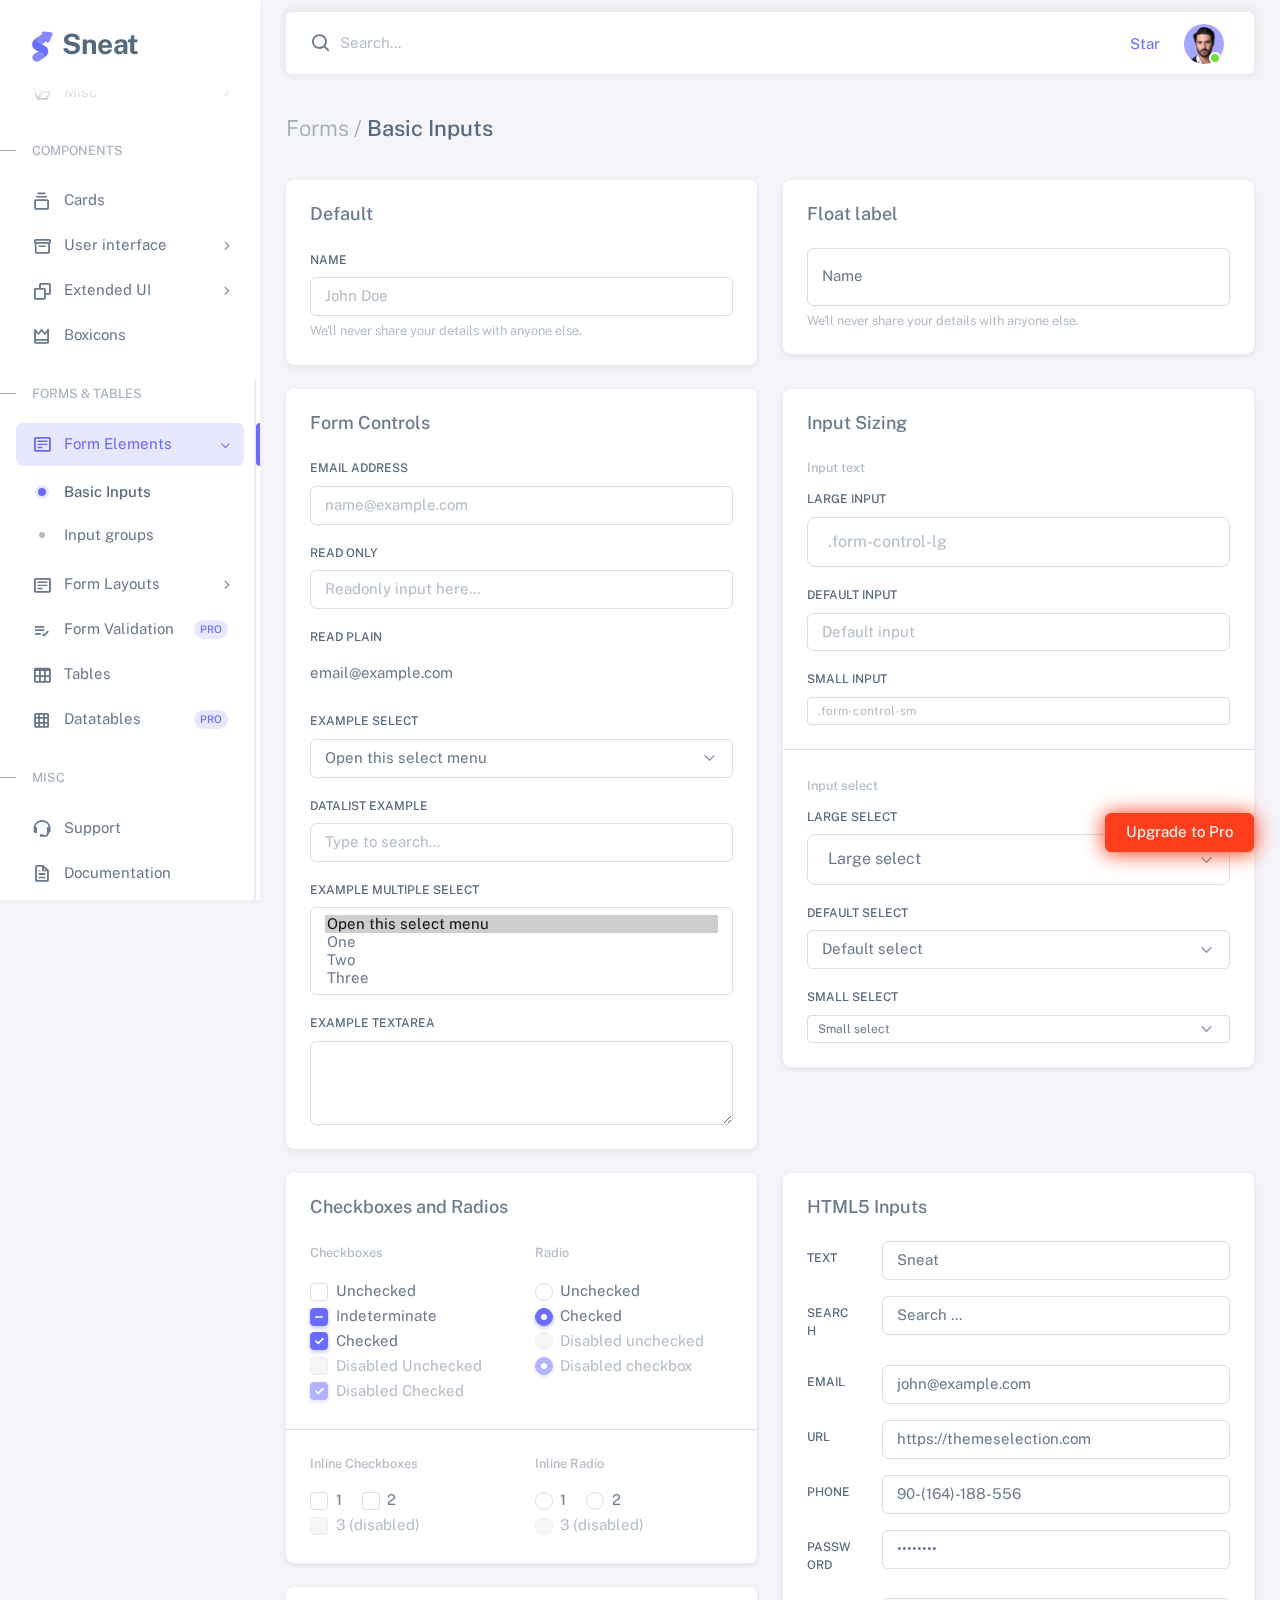
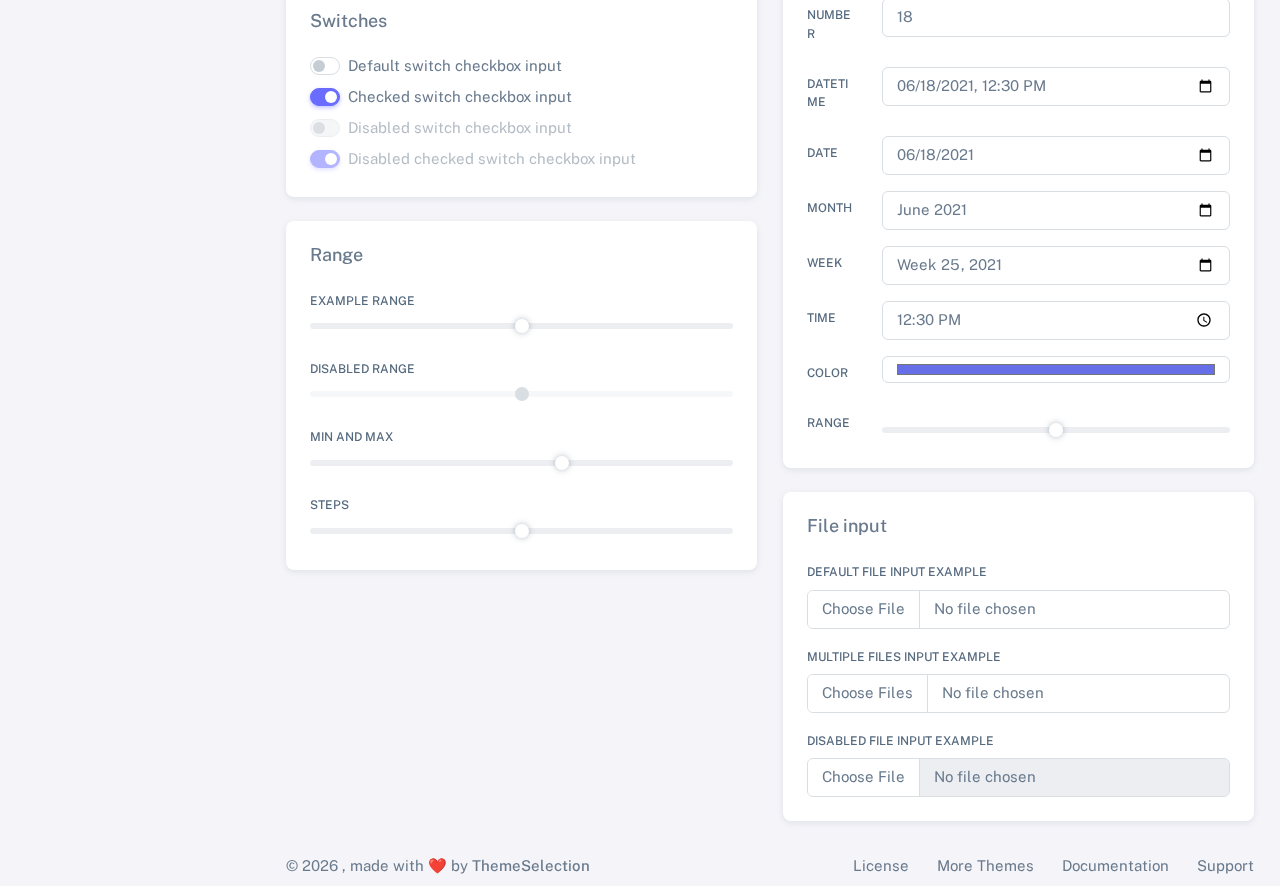
<file: html/forms-basic-inputs.html>
<!DOCTYPE html>

<html
  lang="en"
  class="light-style layout-menu-fixed layout-compact"
  dir="ltr"
  data-theme="theme-default"
  data-assets-path="../assets/"
  data-template="vertical-menu-template-free">
  <head>
    <meta charset="utf-8" />
    <meta
      name="viewport"
      content="width=device-width, initial-scale=1.0, user-scalable=no, minimum-scale=1.0, maximum-scale=1.0" />

    <title>Basic Inputs - Forms | Sneat - Bootstrap 5 HTML Admin Template - Pro</title>

    <meta name="description" content="" />

    <!-- Favicon -->
    <link rel="icon" type="image/x-icon" href="../assets/img/favicon/favicon.ico" />

    <!-- Fonts -->
    <link rel="preconnect" href="https://fonts.googleapis.com" />
    <link rel="preconnect" href="https://fonts.gstatic.com" crossorigin />
    <link
      href="https://fonts.googleapis.com/css2?family=Public+Sans:ital,wght@0,300;0,400;0,500;0,600;0,700;1,300;1,400;1,500;1,600;1,700&display=swap"
      rel="stylesheet" />

    <link rel="stylesheet" href="../assets/vendor/fonts/boxicons.css" />

    <!-- Core CSS -->
    <link rel="stylesheet" href="../assets/vendor/css/core.css" class="template-customizer-core-css" />
    <link rel="stylesheet" href="../assets/vendor/css/theme-default.css" class="template-customizer-theme-css" />
    <link rel="stylesheet" href="../assets/css/demo.css" />

    <!-- Vendors CSS -->
    <link rel="stylesheet" href="../assets/vendor/libs/perfect-scrollbar/perfect-scrollbar.css" />

    <!-- Page CSS -->

    <!-- Helpers -->
    <script src="../assets/vendor/js/helpers.js"></script>
    <!--! Template customizer & Theme config files MUST be included after core stylesheets and helpers.js in the <head> section -->
    <!--? Config:  Mandatory theme config file contain global vars & default theme options, Set your preferred theme option in this file.  -->
    <script src="../assets/js/config.js"></script>
  </head>

  <body>
    <!-- Layout wrapper -->
    <div class="layout-wrapper layout-content-navbar">
      <div class="layout-container">
        <!-- Menu -->

        <aside id="layout-menu" class="layout-menu menu-vertical menu bg-menu-theme">
          <div class="app-brand demo">
            <a href="index.html" class="app-brand-link">
              <span class="app-brand-logo demo">
                <svg
                  width="25"
                  viewBox="0 0 25 42"
                  version="1.1"
                  xmlns="http://www.w3.org/2000/svg"
                  xmlns:xlink="http://www.w3.org/1999/xlink">
                  <defs>
                    <path
                      d="M13.7918663,0.358365126 L3.39788168,7.44174259 C0.566865006,9.69408886 -0.379795268,12.4788597 0.557900856,15.7960551 C0.68998853,16.2305145 1.09562888,17.7872135 3.12357076,19.2293357 C3.8146334,19.7207684 5.32369333,20.3834223 7.65075054,21.2172976 L7.59773219,21.2525164 L2.63468769,24.5493413 C0.445452254,26.3002124 0.0884951797,28.5083815 1.56381646,31.1738486 C2.83770406,32.8170431 5.20850219,33.2640127 7.09180128,32.5391577 C8.347334,32.0559211 11.4559176,30.0011079 16.4175519,26.3747182 C18.0338572,24.4997857 18.6973423,22.4544883 18.4080071,20.2388261 C17.963753,17.5346866 16.1776345,15.5799961 13.0496516,14.3747546 L10.9194936,13.4715819 L18.6192054,7.984237 L13.7918663,0.358365126 Z"
                      id="path-1"></path>
                    <path
                      d="M5.47320593,6.00457225 C4.05321814,8.216144 4.36334763,10.0722806 6.40359441,11.5729822 C8.61520715,12.571656 10.0999176,13.2171421 10.8577257,13.5094407 L15.5088241,14.433041 L18.6192054,7.984237 C15.5364148,3.11535317 13.9273018,0.573395879 13.7918663,0.358365126 C13.5790555,0.511491653 10.8061687,2.3935607 5.47320593,6.00457225 Z"
                      id="path-3"></path>
                    <path
                      d="M7.50063644,21.2294429 L12.3234468,23.3159332 C14.1688022,24.7579751 14.397098,26.4880487 13.008334,28.506154 C11.6195701,30.5242593 10.3099883,31.790241 9.07958868,32.3040991 C5.78142938,33.4346997 4.13234973,34 4.13234973,34 C4.13234973,34 2.75489982,33.0538207 2.37032616e-14,31.1614621 C-0.55822714,27.8186216 -0.55822714,26.0572515 -4.05231404e-15,25.8773518 C0.83734071,25.6075023 2.77988457,22.8248993 3.3049379,22.52991 C3.65497346,22.3332504 5.05353963,21.8997614 7.50063644,21.2294429 Z"
                      id="path-4"></path>
                    <path
                      d="M20.6,7.13333333 L25.6,13.8 C26.2627417,14.6836556 26.0836556,15.9372583 25.2,16.6 C24.8538077,16.8596443 24.4327404,17 24,17 L14,17 C12.8954305,17 12,16.1045695 12,15 C12,14.5672596 12.1403557,14.1461923 12.4,13.8 L17.4,7.13333333 C18.0627417,6.24967773 19.3163444,6.07059163 20.2,6.73333333 C20.3516113,6.84704183 20.4862915,6.981722 20.6,7.13333333 Z"
                      id="path-5"></path>
                  </defs>
                  <g id="g-app-brand" stroke="none" stroke-width="1" fill="none" fill-rule="evenodd">
                    <g id="Brand-Logo" transform="translate(-27.000000, -15.000000)">
                      <g id="Icon" transform="translate(27.000000, 15.000000)">
                        <g id="Mask" transform="translate(0.000000, 8.000000)">
                          <mask id="mask-2" fill="white">
                            <use xlink:href="#path-1"></use>
                          </mask>
                          <use fill="#696cff" xlink:href="#path-1"></use>
                          <g id="Path-3" mask="url(#mask-2)">
                            <use fill="#696cff" xlink:href="#path-3"></use>
                            <use fill-opacity="0.2" fill="#FFFFFF" xlink:href="#path-3"></use>
                          </g>
                          <g id="Path-4" mask="url(#mask-2)">
                            <use fill="#696cff" xlink:href="#path-4"></use>
                            <use fill-opacity="0.2" fill="#FFFFFF" xlink:href="#path-4"></use>
                          </g>
                        </g>
                        <g
                          id="Triangle"
                          transform="translate(19.000000, 11.000000) rotate(-300.000000) translate(-19.000000, -11.000000) ">
                          <use fill="#696cff" xlink:href="#path-5"></use>
                          <use fill-opacity="0.2" fill="#FFFFFF" xlink:href="#path-5"></use>
                        </g>
                      </g>
                    </g>
                  </g>
                </svg>
              </span>
              <span class="app-brand-text demo menu-text fw-bold ms-2">Sneat</span>
            </a>

            <a href="javascript:void(0);" class="layout-menu-toggle menu-link text-large ms-auto d-block d-xl-none">
              <i class="bx bx-chevron-left bx-sm align-middle"></i>
            </a>
          </div>

          <div class="menu-inner-shadow"></div>

          <ul class="menu-inner py-1">
            <!-- Dashboards -->
            <li class="menu-item">
              <a href="javascript:void(0);" class="menu-link menu-toggle">
                <i class="menu-icon tf-icons bx bx-home-circle"></i>
                <div data-i18n="Dashboards">Dashboards</div>
                <div class="badge bg-danger rounded-pill ms-auto">5</div>
              </a>
              <ul class="menu-sub">
                <li class="menu-item">
                  <a
                    href="https://demos.themeselection.com/sneat-bootstrap-html-admin-template/html/vertical-menu-template/dashboards-crm.html"
                    target="_blank"
                    class="menu-link">
                    <div data-i18n="CRM">CRM</div>
                    <div class="badge bg-label-primary fs-tiny rounded-pill ms-auto">Pro</div>
                  </a>
                </li>
                <li class="menu-item">
                  <a href="index.html" class="menu-link">
                    <div data-i18n="Analytics">Analytics</div>
                  </a>
                </li>
                <li class="menu-item">
                  <a
                    href="https://demos.themeselection.com/sneat-bootstrap-html-admin-template/html/vertical-menu-template/app-ecommerce-dashboard.html"
                    target="_blank"
                    class="menu-link">
                    <div data-i18n="eCommerce">eCommerce</div>
                    <div class="badge bg-label-primary fs-tiny rounded-pill ms-auto">Pro</div>
                  </a>
                </li>
                <li class="menu-item">
                  <a
                    href="https://demos.themeselection.com/sneat-bootstrap-html-admin-template/html/vertical-menu-template/app-logistics-dashboard.html"
                    target="_blank"
                    class="menu-link">
                    <div data-i18n="Logistics">Logistics</div>
                    <div class="badge bg-label-primary fs-tiny rounded-pill ms-auto">Pro</div>
                  </a>
                </li>
                <li class="menu-item">
                  <a
                    href="https://demos.themeselection.com/sneat-bootstrap-html-admin-template/html/vertical-menu-template/app-academy-dashboard.html"
                    target="_blank"
                    class="menu-link">
                    <div data-i18n="Academy">Academy</div>
                    <div class="badge bg-label-primary fs-tiny rounded-pill ms-auto">Pro</div>
                  </a>
                </li>
              </ul>
            </li>

            <!-- Layouts -->
            <li class="menu-item">
              <a href="javascript:void(0);" class="menu-link menu-toggle">
                <i class="menu-icon tf-icons bx bx-layout"></i>
                <div data-i18n="Layouts">Layouts</div>
              </a>

              <ul class="menu-sub">
                <li class="menu-item">
                  <a href="layouts-without-menu.html" class="menu-link">
                    <div data-i18n="Without menu">Without menu</div>
                  </a>
                </li>
                <li class="menu-item">
                  <a href="layouts-without-navbar.html" class="menu-link">
                    <div data-i18n="Without navbar">Without navbar</div>
                  </a>
                </li>
                <li class="menu-item">
                  <a href="layouts-container.html" class="menu-link">
                    <div data-i18n="Container">Container</div>
                  </a>
                </li>
                <li class="menu-item">
                  <a href="layouts-fluid.html" class="menu-link">
                    <div data-i18n="Fluid">Fluid</div>
                  </a>
                </li>
                <li class="menu-item">
                  <a href="layouts-blank.html" class="menu-link">
                    <div data-i18n="Blank">Blank</div>
                  </a>
                </li>
              </ul>
            </li>

            <!-- Front Pages -->
            <li class="menu-item">
              <a href="javascript:void(0);" class="menu-link menu-toggle">
                <i class="menu-icon tf-icons bx bx-store"></i>
                <div data-i18n="Front Pages">Front Pages</div>
                <div class="badge bg-label-primary fs-tiny rounded-pill ms-auto">Pro</div>
              </a>
              <ul class="menu-sub">
                <li class="menu-item">
                  <a
                    href="https://demos.themeselection.com/sneat-bootstrap-html-admin-template/html/front-pages/landing-page.html"
                    class="menu-link"
                    target="_blank">
                    <div data-i18n="Landing">Landing</div>
                  </a>
                </li>
                <li class="menu-item">
                  <a
                    href="https://demos.themeselection.com/sneat-bootstrap-html-admin-template/html/front-pages/pricing-page.html"
                    class="menu-link"
                    target="_blank">
                    <div data-i18n="Pricing">Pricing</div>
                  </a>
                </li>
                <li class="menu-item">
                  <a
                    href="https://demos.themeselection.com/sneat-bootstrap-html-admin-template/html/front-pages/payment-page.html"
                    class="menu-link"
                    target="_blank">
                    <div data-i18n="Payment">Payment</div>
                  </a>
                </li>
                <li class="menu-item">
                  <a
                    href="https://demos.themeselection.com/sneat-bootstrap-html-admin-template/html/front-pages/checkout-page.html"
                    class="menu-link"
                    target="_blank">
                    <div data-i18n="Checkout">Checkout</div>
                  </a>
                </li>
                <li class="menu-item">
                  <a
                    href="https://demos.themeselection.com/sneat-bootstrap-html-admin-template/html/front-pages/help-center-landing.html"
                    class="menu-link"
                    target="_blank">
                    <div data-i18n="Help Center">Help Center</div>
                  </a>
                </li>
              </ul>
            </li>

            <li class="menu-header small text-uppercase">
              <span class="menu-header-text">Apps &amp; Pages</span>
            </li>
            <!-- Apps -->
            <li class="menu-item">
              <a
                href="https://demos.themeselection.com/sneat-bootstrap-html-admin-template/html/vertical-menu-template/app-email.html"
                target="_blank"
                class="menu-link">
                <i class="menu-icon tf-icons bx bx-envelope"></i>
                <div data-i18n="Email">Email</div>
                <div class="badge bg-label-primary fs-tiny rounded-pill ms-auto">Pro</div>
              </a>
            </li>
            <li class="menu-item">
              <a
                href="https://demos.themeselection.com/sneat-bootstrap-html-admin-template/html/vertical-menu-template/app-chat.html"
                target="_blank"
                class="menu-link">
                <i class="menu-icon tf-icons bx bx-chat"></i>
                <div data-i18n="Chat">Chat</div>
                <div class="badge bg-label-primary fs-tiny rounded-pill ms-auto">Pro</div>
              </a>
            </li>
            <li class="menu-item">
              <a
                href="https://demos.themeselection.com/sneat-bootstrap-html-admin-template/html/vertical-menu-template/app-calendar.html"
                target="_blank"
                class="menu-link">
                <i class="menu-icon tf-icons bx bx-calendar"></i>
                <div data-i18n="Calendar">Calendar</div>
                <div class="badge bg-label-primary fs-tiny rounded-pill ms-auto">Pro</div>
              </a>
            </li>
            <li class="menu-item">
              <a
                href="https://demos.themeselection.com/sneat-bootstrap-html-admin-template/html/vertical-menu-template/app-kanban.html"
                target="_blank"
                class="menu-link">
                <i class="menu-icon tf-icons bx bx-grid"></i>
                <div data-i18n="Kanban">Kanban</div>
                <div class="badge bg-label-primary fs-tiny rounded-pill ms-auto">Pro</div>
              </a>
            </li>
            <!-- Pages -->
            <li class="menu-item">
              <a href="javascript:void(0);" class="menu-link menu-toggle">
                <i class="menu-icon tf-icons bx bx-dock-top"></i>
                <div data-i18n="Account Settings">Account Settings</div>
              </a>
              <ul class="menu-sub">
                <li class="menu-item">
                  <a href="pages-account-settings-account.html" class="menu-link">
                    <div data-i18n="Account">Account</div>
                  </a>
                </li>
                <li class="menu-item">
                  <a href="pages-account-settings-notifications.html" class="menu-link">
                    <div data-i18n="Notifications">Notifications</div>
                  </a>
                </li>
                <li class="menu-item">
                  <a href="pages-account-settings-connections.html" class="menu-link">
                    <div data-i18n="Connections">Connections</div>
                  </a>
                </li>
              </ul>
            </li>
            <li class="menu-item">
              <a href="javascript:void(0);" class="menu-link menu-toggle">
                <i class="menu-icon tf-icons bx bx-lock-open-alt"></i>
                <div data-i18n="Authentications">Authentications</div>
              </a>
              <ul class="menu-sub">
                <li class="menu-item">
                  <a href="auth-login-basic.html" class="menu-link" target="_blank">
                    <div data-i18n="Basic">Login</div>
                  </a>
                </li>
                <li class="menu-item">
                  <a href="auth-register-basic.html" class="menu-link" target="_blank">
                    <div data-i18n="Basic">Register</div>
                  </a>
                </li>
                <li class="menu-item">
                  <a href="auth-forgot-password-basic.html" class="menu-link" target="_blank">
                    <div data-i18n="Basic">Forgot Password</div>
                  </a>
                </li>
              </ul>
            </li>
            <li class="menu-item">
              <a href="javascript:void(0);" class="menu-link menu-toggle">
                <i class="menu-icon tf-icons bx bx-cube-alt"></i>
                <div data-i18n="Misc">Misc</div>
              </a>
              <ul class="menu-sub">
                <li class="menu-item">
                  <a href="pages-misc-error.html" class="menu-link">
                    <div data-i18n="Error">Error</div>
                  </a>
                </li>
                <li class="menu-item">
                  <a href="pages-misc-under-maintenance.html" class="menu-link">
                    <div data-i18n="Under Maintenance">Under Maintenance</div>
                  </a>
                </li>
              </ul>
            </li>
            <!-- Components -->
            <li class="menu-header small text-uppercase"><span class="menu-header-text">Components</span></li>
            <!-- Cards -->
            <li class="menu-item">
              <a href="cards-basic.html" class="menu-link">
                <i class="menu-icon tf-icons bx bx-collection"></i>
                <div data-i18n="Basic">Cards</div>
              </a>
            </li>
            <!-- User interface -->
            <li class="menu-item">
              <a href="javascript:void(0)" class="menu-link menu-toggle">
                <i class="menu-icon tf-icons bx bx-box"></i>
                <div data-i18n="User interface">User interface</div>
              </a>
              <ul class="menu-sub">
                <li class="menu-item">
                  <a href="ui-accordion.html" class="menu-link">
                    <div data-i18n="Accordion">Accordion</div>
                  </a>
                </li>
                <li class="menu-item">
                  <a href="ui-alerts.html" class="menu-link">
                    <div data-i18n="Alerts">Alerts</div>
                  </a>
                </li>
                <li class="menu-item">
                  <a href="ui-badges.html" class="menu-link">
                    <div data-i18n="Badges">Badges</div>
                  </a>
                </li>
                <li class="menu-item">
                  <a href="ui-buttons.html" class="menu-link">
                    <div data-i18n="Buttons">Buttons</div>
                  </a>
                </li>
                <li class="menu-item">
                  <a href="ui-carousel.html" class="menu-link">
                    <div data-i18n="Carousel">Carousel</div>
                  </a>
                </li>
                <li class="menu-item">
                  <a href="ui-collapse.html" class="menu-link">
                    <div data-i18n="Collapse">Collapse</div>
                  </a>
                </li>
                <li class="menu-item">
                  <a href="ui-dropdowns.html" class="menu-link">
                    <div data-i18n="Dropdowns">Dropdowns</div>
                  </a>
                </li>
                <li class="menu-item">
                  <a href="ui-footer.html" class="menu-link">
                    <div data-i18n="Footer">Footer</div>
                  </a>
                </li>
                <li class="menu-item">
                  <a href="ui-list-groups.html" class="menu-link">
                    <div data-i18n="List Groups">List groups</div>
                  </a>
                </li>
                <li class="menu-item">
                  <a href="ui-modals.html" class="menu-link">
                    <div data-i18n="Modals">Modals</div>
                  </a>
                </li>
                <li class="menu-item">
                  <a href="ui-navbar.html" class="menu-link">
                    <div data-i18n="Navbar">Navbar</div>
                  </a>
                </li>
                <li class="menu-item">
                  <a href="ui-offcanvas.html" class="menu-link">
                    <div data-i18n="Offcanvas">Offcanvas</div>
                  </a>
                </li>
                <li class="menu-item">
                  <a href="ui-pagination-breadcrumbs.html" class="menu-link">
                    <div data-i18n="Pagination &amp; Breadcrumbs">Pagination &amp; Breadcrumbs</div>
                  </a>
                </li>
                <li class="menu-item">
                  <a href="ui-progress.html" class="menu-link">
                    <div data-i18n="Progress">Progress</div>
                  </a>
                </li>
                <li class="menu-item">
                  <a href="ui-spinners.html" class="menu-link">
                    <div data-i18n="Spinners">Spinners</div>
                  </a>
                </li>
                <li class="menu-item">
                  <a href="ui-tabs-pills.html" class="menu-link">
                    <div data-i18n="Tabs &amp; Pills">Tabs &amp; Pills</div>
                  </a>
                </li>
                <li class="menu-item">
                  <a href="ui-toasts.html" class="menu-link">
                    <div data-i18n="Toasts">Toasts</div>
                  </a>
                </li>
                <li class="menu-item">
                  <a href="ui-tooltips-popovers.html" class="menu-link">
                    <div data-i18n="Tooltips & Popovers">Tooltips &amp; popovers</div>
                  </a>
                </li>
                <li class="menu-item">
                  <a href="ui-typography.html" class="menu-link">
                    <div data-i18n="Typography">Typography</div>
                  </a>
                </li>
              </ul>
            </li>

            <!-- Extended components -->
            <li class="menu-item">
              <a href="javascript:void(0)" class="menu-link menu-toggle">
                <i class="menu-icon tf-icons bx bx-copy"></i>
                <div data-i18n="Extended UI">Extended UI</div>
              </a>
              <ul class="menu-sub">
                <li class="menu-item">
                  <a href="extended-ui-perfect-scrollbar.html" class="menu-link">
                    <div data-i18n="Perfect Scrollbar">Perfect scrollbar</div>
                  </a>
                </li>
                <li class="menu-item">
                  <a href="extended-ui-text-divider.html" class="menu-link">
                    <div data-i18n="Text Divider">Text Divider</div>
                  </a>
                </li>
              </ul>
            </li>

            <li class="menu-item">
              <a href="icons-boxicons.html" class="menu-link">
                <i class="menu-icon tf-icons bx bx-crown"></i>
                <div data-i18n="Boxicons">Boxicons</div>
              </a>
            </li>

            <!-- Forms & Tables -->
            <li class="menu-header small text-uppercase"><span class="menu-header-text">Forms &amp; Tables</span></li>
            <!-- Forms -->
            <li class="menu-item active open">
              <a href="javascript:void(0);" class="menu-link menu-toggle">
                <i class="menu-icon tf-icons bx bx-detail"></i>
                <div data-i18n="Form Elements">Form Elements</div>
              </a>
              <ul class="menu-sub">
                <li class="menu-item active">
                  <a href="forms-basic-inputs.html" class="menu-link">
                    <div data-i18n="Basic Inputs">Basic Inputs</div>
                  </a>
                </li>
                <li class="menu-item">
                  <a href="forms-input-groups.html" class="menu-link">
                    <div data-i18n="Input groups">Input groups</div>
                  </a>
                </li>
              </ul>
            </li>
            <li class="menu-item">
              <a href="javascript:void(0);" class="menu-link menu-toggle">
                <i class="menu-icon tf-icons bx bx-detail"></i>
                <div data-i18n="Form Layouts">Form Layouts</div>
              </a>
              <ul class="menu-sub">
                <li class="menu-item">
                  <a href="form-layouts-vertical.html" class="menu-link">
                    <div data-i18n="Vertical Form">Vertical Form</div>
                  </a>
                </li>
                <li class="menu-item">
                  <a href="form-layouts-horizontal.html" class="menu-link">
                    <div data-i18n="Horizontal Form">Horizontal Form</div>
                  </a>
                </li>
              </ul>
            </li>
            <!-- Form Validation -->
            <li class="menu-item">
              <a
                href="https://demos.themeselection.com/sneat-bootstrap-html-admin-template/html/vertical-menu-template/form-validation.html"
                target="_blank"
                class="menu-link">
                <i class="menu-icon tf-icons bx bx-list-check"></i>
                <div data-i18n="Form Validation">Form Validation</div>
                <div class="badge bg-label-primary fs-tiny rounded-pill ms-auto">Pro</div>
              </a>
            </li>
            <!-- Tables -->
            <li class="menu-item">
              <a href="tables-basic.html" class="menu-link">
                <i class="menu-icon tf-icons bx bx-table"></i>
                <div data-i18n="Tables">Tables</div>
              </a>
            </li>
            <!-- Data Tables -->
            <li class="menu-item">
              <a
                href="https://demos.themeselection.com/sneat-bootstrap-html-admin-template/html/vertical-menu-template/tables-datatables-basic.html"
                target="_blank"
                class="menu-link">
                <i class="menu-icon tf-icons bx bx-grid"></i>
                <div data-i18n="Datatables">Datatables</div>
                <div class="badge bg-label-primary fs-tiny rounded-pill ms-auto">Pro</div>
              </a>
            </li>
            <!-- Misc -->
            <li class="menu-header small text-uppercase"><span class="menu-header-text">Misc</span></li>
            <li class="menu-item">
              <a
                href="https://github.com/themeselection/sneat-html-admin-template-free/issues"
                target="_blank"
                class="menu-link">
                <i class="menu-icon tf-icons bx bx-support"></i>
                <div data-i18n="Support">Support</div>
              </a>
            </li>
            <li class="menu-item">
              <a
                href="https://demos.themeselection.com/sneat-bootstrap-html-admin-template/documentation/"
                target="_blank"
                class="menu-link">
                <i class="menu-icon tf-icons bx bx-file"></i>
                <div data-i18n="Documentation">Documentation</div>
              </a>
            </li>
          </ul>
        </aside>
        <!-- / Menu -->

        <!-- Layout container -->
        <div class="layout-page">
          <!-- Navbar -->

          <nav
            class="layout-navbar container-xxl navbar navbar-expand-xl navbar-detached align-items-center bg-navbar-theme"
            id="layout-navbar">
            <div class="layout-menu-toggle navbar-nav align-items-xl-center me-3 me-xl-0 d-xl-none">
              <a class="nav-item nav-link px-0 me-xl-4" href="javascript:void(0)">
                <i class="bx bx-menu bx-sm"></i>
              </a>
            </div>

            <div class="navbar-nav-right d-flex align-items-center" id="navbar-collapse">
              <!-- Search -->
              <div class="navbar-nav align-items-center">
                <div class="nav-item d-flex align-items-center">
                  <i class="bx bx-search fs-4 lh-0"></i>
                  <input
                    type="text"
                    class="form-control border-0 shadow-none ps-1 ps-sm-2"
                    placeholder="Search..."
                    aria-label="Search..." />
                </div>
              </div>
              <!-- /Search -->

              <ul class="navbar-nav flex-row align-items-center ms-auto">
                <!-- Place this tag where you want the button to render. -->
                <li class="nav-item lh-1 me-3">
                  <a
                    class="github-button"
                    href="https://github.com/themeselection/sneat-html-admin-template-free"
                    data-icon="octicon-star"
                    data-size="large"
                    data-show-count="true"
                    aria-label="Star themeselection/sneat-html-admin-template-free on GitHub"
                    >Star</a
                  >
                </li>

                <!-- User -->
                <li class="nav-item navbar-dropdown dropdown-user dropdown">
                  <a class="nav-link dropdown-toggle hide-arrow" href="javascript:void(0);" data-bs-toggle="dropdown">
                    <div class="avatar avatar-online">
                      <img src="../assets/img/avatars/1.png" alt class="w-px-40 h-auto rounded-circle" />
                    </div>
                  </a>
                  <ul class="dropdown-menu dropdown-menu-end">
                    <li>
                      <a class="dropdown-item" href="#">
                        <div class="d-flex">
                          <div class="flex-shrink-0 me-3">
                            <div class="avatar avatar-online">
                              <img src="../assets/img/avatars/1.png" alt class="w-px-40 h-auto rounded-circle" />
                            </div>
                          </div>
                          <div class="flex-grow-1">
                            <span class="fw-medium d-block">John Doe</span>
                            <small class="text-muted">Admin</small>
                          </div>
                        </div>
                      </a>
                    </li>
                    <li>
                      <div class="dropdown-divider"></div>
                    </li>
                    <li>
                      <a class="dropdown-item" href="#">
                        <i class="bx bx-user me-2"></i>
                        <span class="align-middle">My Profile</span>
                      </a>
                    </li>
                    <li>
                      <a class="dropdown-item" href="#">
                        <i class="bx bx-cog me-2"></i>
                        <span class="align-middle">Settings</span>
                      </a>
                    </li>
                    <li>
                      <a class="dropdown-item" href="#">
                        <span class="d-flex align-items-center align-middle">
                          <i class="flex-shrink-0 bx bx-credit-card me-2"></i>
                          <span class="flex-grow-1 align-middle ms-1">Billing</span>
                          <span class="flex-shrink-0 badge badge-center rounded-pill bg-danger w-px-20 h-px-20">4</span>
                        </span>
                      </a>
                    </li>
                    <li>
                      <div class="dropdown-divider"></div>
                    </li>
                    <li>
                      <a class="dropdown-item" href="javascript:void(0);">
                        <i class="bx bx-power-off me-2"></i>
                        <span class="align-middle">Log Out</span>
                      </a>
                    </li>
                  </ul>
                </li>
                <!--/ User -->
              </ul>
            </div>
          </nav>

          <!-- / Navbar -->

          <!-- Content wrapper -->
          <div class="content-wrapper">
            <!-- Content -->

            <div class="container-xxl flex-grow-1 container-p-y">
              <h4 class="py-3 mb-4"><span class="text-muted fw-light">Forms /</span> Basic Inputs</h4>

              <div class="row">
                <div class="col-md-6">
                  <div class="card mb-4">
                    <h5 class="card-header">Default</h5>
                    <div class="card-body">
                      <div>
                        <label for="defaultFormControlInput" class="form-label">Name</label>
                        <input
                          type="text"
                          class="form-control"
                          id="defaultFormControlInput"
                          placeholder="John Doe"
                          aria-describedby="defaultFormControlHelp" />
                        <div id="defaultFormControlHelp" class="form-text">
                          We'll never share your details with anyone else.
                        </div>
                      </div>
                    </div>
                  </div>
                </div>
                <div class="col-md-6">
                  <div class="card mb-4">
                    <h5 class="card-header">Float label</h5>
                    <div class="card-body">
                      <div class="form-floating">
                        <input
                          type="text"
                          class="form-control"
                          id="floatingInput"
                          placeholder="John Doe"
                          aria-describedby="floatingInputHelp" />
                        <label for="floatingInput">Name</label>
                        <div id="floatingInputHelp" class="form-text">
                          We'll never share your details with anyone else.
                        </div>
                      </div>
                    </div>
                  </div>
                </div>

                <!-- Form controls -->
                <div class="col-md-6">
                  <div class="card mb-4">
                    <h5 class="card-header">Form Controls</h5>
                    <div class="card-body">
                      <div class="mb-3">
                        <label for="exampleFormControlInput1" class="form-label">Email address</label>
                        <input
                          type="email"
                          class="form-control"
                          id="exampleFormControlInput1"
                          placeholder="name@example.com" />
                      </div>
                      <div class="mb-3">
                        <label for="exampleFormControlReadOnlyInput1" class="form-label">Read only</label>
                        <input
                          class="form-control"
                          type="text"
                          id="exampleFormControlReadOnlyInput1"
                          placeholder="Readonly input here..."
                          readonly />
                      </div>
                      <div class="mb-3">
                        <label for="exampleFormControlReadOnlyInputPlain1" class="form-label">Read plain</label>
                        <input
                          type="text"
                          readonly
                          class="form-control-plaintext"
                          id="exampleFormControlReadOnlyInputPlain1"
                          value="email@example.com" />
                      </div>
                      <div class="mb-3">
                        <label for="exampleFormControlSelect1" class="form-label">Example select</label>
                        <select class="form-select" id="exampleFormControlSelect1" aria-label="Default select example">
                          <option selected>Open this select menu</option>
                          <option value="1">One</option>
                          <option value="2">Two</option>
                          <option value="3">Three</option>
                        </select>
                      </div>
                      <div class="mb-3">
                        <label for="exampleDataList" class="form-label">Datalist example</label>
                        <input
                          class="form-control"
                          list="datalistOptions"
                          id="exampleDataList"
                          placeholder="Type to search..." />
                        <datalist id="datalistOptions">
                          <option value="San Francisco"></option>
                          <option value="New York"></option>
                          <option value="Seattle"></option>
                          <option value="Los Angeles"></option>
                          <option value="Chicago"></option>
                        </datalist>
                      </div>
                      <div class="mb-3">
                        <label for="exampleFormControlSelect2" class="form-label">Example multiple select</label>
                        <select
                          multiple
                          class="form-select"
                          id="exampleFormControlSelect2"
                          aria-label="Multiple select example">
                          <option selected>Open this select menu</option>
                          <option value="1">One</option>
                          <option value="2">Two</option>
                          <option value="3">Three</option>
                        </select>
                      </div>
                      <div>
                        <label for="exampleFormControlTextarea1" class="form-label">Example textarea</label>
                        <textarea class="form-control" id="exampleFormControlTextarea1" rows="3"></textarea>
                      </div>
                    </div>
                  </div>
                </div>

                <!-- Input Sizing -->
                <div class="col-md-6">
                  <div class="card mb-4">
                    <h5 class="card-header">Input Sizing</h5>
                    <div class="card-body">
                      <small class="text-light fw-medium">Input text</small>

                      <div class="mt-2 mb-3">
                        <label for="largeInput" class="form-label">Large input</label>
                        <input
                          id="largeInput"
                          class="form-control form-control-lg"
                          type="text"
                          placeholder=".form-control-lg" />
                      </div>
                      <div class="mb-3">
                        <label for="defaultInput" class="form-label">Default input</label>
                        <input id="defaultInput" class="form-control" type="text" placeholder="Default input" />
                      </div>
                      <div>
                        <label for="smallInput" class="form-label">Small input</label>
                        <input
                          id="smallInput"
                          class="form-control form-control-sm"
                          type="text"
                          placeholder=".form-control-sm" />
                      </div>
                    </div>
                    <hr class="m-0" />
                    <div class="card-body">
                      <small class="text-light fw-medium">Input select</small>
                      <div class="mt-2 mb-3">
                        <label for="largeSelect" class="form-label">Large select</label>
                        <select id="largeSelect" class="form-select form-select-lg">
                          <option>Large select</option>
                          <option value="1">One</option>
                          <option value="2">Two</option>
                          <option value="3">Three</option>
                        </select>
                      </div>
                      <div class="mb-3">
                        <label for="defaultSelect" class="form-label">Default select</label>
                        <select id="defaultSelect" class="form-select">
                          <option>Default select</option>
                          <option value="1">One</option>
                          <option value="2">Two</option>
                          <option value="3">Three</option>
                        </select>
                      </div>
                      <div>
                        <label for="smallSelect" class="form-label">Small select</label>
                        <select id="smallSelect" class="form-select form-select-sm">
                          <option>Small select</option>
                          <option value="1">One</option>
                          <option value="2">Two</option>
                          <option value="3">Three</option>
                        </select>
                      </div>
                    </div>
                  </div>
                </div>

                <!-- Default Checkboxes and radios & Default checkboxes and radios -->
                <div class="col-xl-6">
                  <div class="card mb-4">
                    <h5 class="card-header">Checkboxes and Radios</h5>
                    <!-- Checkboxes and Radios -->
                    <div class="card-body">
                      <div class="row gy-3">
                        <div class="col-md">
                          <small class="text-light fw-medium">Checkboxes</small>
                          <div class="form-check mt-3">
                            <input class="form-check-input" type="checkbox" value="" id="defaultCheck1" />
                            <label class="form-check-label" for="defaultCheck1"> Unchecked </label>
                          </div>
                          <div class="form-check">
                            <input class="form-check-input" type="checkbox" value="" id="defaultCheck2" checked />
                            <label class="form-check-label" for="defaultCheck2"> Indeterminate </label>
                          </div>
                          <div class="form-check">
                            <input class="form-check-input" type="checkbox" value="" id="defaultCheck3" checked />
                            <label class="form-check-label" for="defaultCheck3"> Checked </label>
                          </div>
                          <div class="form-check">
                            <input class="form-check-input" type="checkbox" value="" id="disabledCheck1" disabled />
                            <label class="form-check-label" for="disabledCheck1"> Disabled Unchecked </label>
                          </div>
                          <div class="form-check">
                            <input
                              class="form-check-input"
                              type="checkbox"
                              value=""
                              id="disabledCheck2"
                              disabled
                              checked />
                            <label class="form-check-label" for="disabledCheck2"> Disabled Checked </label>
                          </div>
                        </div>
                        <div class="col-md">
                          <small class="text-light fw-medium">Radio</small>
                          <div class="form-check mt-3">
                            <input
                              name="default-radio-1"
                              class="form-check-input"
                              type="radio"
                              value=""
                              id="defaultRadio1" />
                            <label class="form-check-label" for="defaultRadio1"> Unchecked </label>
                          </div>
                          <div class="form-check">
                            <input
                              name="default-radio-1"
                              class="form-check-input"
                              type="radio"
                              value=""
                              id="defaultRadio2"
                              checked />
                            <label class="form-check-label" for="defaultRadio2"> Checked </label>
                          </div>
                          <div class="form-check">
                            <input class="form-check-input" type="radio" value="" id="disabledRadio1" disabled />
                            <label class="form-check-label" for="disabledRadio1"> Disabled unchecked </label>
                          </div>
                          <div class="form-check">
                            <input
                              class="form-check-input"
                              type="radio"
                              value=""
                              id="disabledRadio2"
                              disabled
                              checked />
                            <label class="form-check-label" for="disabledRadio2"> Disabled checkbox </label>
                          </div>
                        </div>
                      </div>
                    </div>
                    <hr class="m-0" />
                    <!-- Inline Checkboxes -->
                    <div class="card-body">
                      <div class="row gy-3">
                        <div class="col-md">
                          <small class="text-light fw-medium d-block">Inline Checkboxes</small>
                          <div class="form-check form-check-inline mt-3">
                            <input class="form-check-input" type="checkbox" id="inlineCheckbox1" value="option1" />
                            <label class="form-check-label" for="inlineCheckbox1">1</label>
                          </div>
                          <div class="form-check form-check-inline">
                            <input class="form-check-input" type="checkbox" id="inlineCheckbox2" value="option2" />
                            <label class="form-check-label" for="inlineCheckbox2">2</label>
                          </div>
                          <div class="form-check form-check-inline">
                            <input
                              class="form-check-input"
                              type="checkbox"
                              id="inlineCheckbox3"
                              value="option3"
                              disabled />
                            <label class="form-check-label" for="inlineCheckbox3">3 (disabled)</label>
                          </div>
                        </div>
                        <div class="col-md">
                          <small class="text-light fw-medium d-block">Inline Radio</small>
                          <div class="form-check form-check-inline mt-3">
                            <input
                              class="form-check-input"
                              type="radio"
                              name="inlineRadioOptions"
                              id="inlineRadio1"
                              value="option1" />
                            <label class="form-check-label" for="inlineRadio1">1</label>
                          </div>
                          <div class="form-check form-check-inline">
                            <input
                              class="form-check-input"
                              type="radio"
                              name="inlineRadioOptions"
                              id="inlineRadio2"
                              value="option2" />
                            <label class="form-check-label" for="inlineRadio2">2</label>
                          </div>
                          <div class="form-check form-check-inline">
                            <input
                              class="form-check-input"
                              type="radio"
                              name="inlineRadioOptions"
                              id="inlineRadio3"
                              value="option3"
                              disabled />
                            <label class="form-check-label" for="inlineRadio3">3 (disabled)</label>
                          </div>
                        </div>
                      </div>
                    </div>
                  </div>

                  <!-- Switches -->
                  <div class="card mb-4">
                    <h5 class="card-header">Switches</h5>
                    <div class="card-body">
                      <div class="form-check form-switch mb-2">
                        <input class="form-check-input" type="checkbox" id="flexSwitchCheckDefault" />
                        <label class="form-check-label" for="flexSwitchCheckDefault"
                          >Default switch checkbox input</label
                        >
                      </div>
                      <div class="form-check form-switch mb-2">
                        <input class="form-check-input" type="checkbox" id="flexSwitchCheckChecked" checked />
                        <label class="form-check-label" for="flexSwitchCheckChecked"
                          >Checked switch checkbox input</label
                        >
                      </div>
                      <div class="form-check form-switch mb-2">
                        <input class="form-check-input" type="checkbox" id="flexSwitchCheckDisabled" disabled />
                        <label class="form-check-label" for="flexSwitchCheckDisabled"
                          >Disabled switch checkbox input</label
                        >
                      </div>
                      <div class="form-check form-switch">
                        <input
                          class="form-check-input"
                          type="checkbox"
                          id="flexSwitchCheckCheckedDisabled"
                          checked
                          disabled />
                        <label class="form-check-label" for="flexSwitchCheckCheckedDisabled"
                          >Disabled checked switch checkbox input</label
                        >
                      </div>
                    </div>
                  </div>

                  <!-- Range -->
                  <div class="card mb-4 mb-xl-0">
                    <h5 class="card-header">Range</h5>
                    <div class="card-body">
                      <div class="mb-3">
                        <label for="formRange1" class="form-label">Example range</label>
                        <input type="range" class="form-range" id="formRange1" />
                      </div>
                      <div class="mb-3">
                        <label for="disabledRange" class="form-label">Disabled range</label>
                        <input type="range" class="form-range" id="disabledRange" disabled />
                      </div>
                      <div class="mb-3">
                        <label for="formRange2" class="form-label">Min and max</label>
                        <input type="range" class="form-range" min="0" max="5" id="formRange2" />
                      </div>
                      <div>
                        <label for="formRange3" class="form-label">Steps</label>
                        <input type="range" class="form-range" min="0" max="5" step="0.5" id="formRange3" />
                      </div>
                    </div>
                  </div>
                </div>

                <div class="col-xl-6">
                  <!-- HTML5 Inputs -->
                  <div class="card mb-4">
                    <h5 class="card-header">HTML5 Inputs</h5>
                    <div class="card-body">
                      <div class="mb-3 row">
                        <label for="html5-text-input" class="col-md-2 col-form-label">Text</label>
                        <div class="col-md-10">
                          <input class="form-control" type="text" value="Sneat" id="html5-text-input" />
                        </div>
                      </div>
                      <div class="mb-3 row">
                        <label for="html5-search-input" class="col-md-2 col-form-label">Search</label>
                        <div class="col-md-10">
                          <input class="form-control" type="search" value="Search ..." id="html5-search-input" />
                        </div>
                      </div>
                      <div class="mb-3 row">
                        <label for="html5-email-input" class="col-md-2 col-form-label">Email</label>
                        <div class="col-md-10">
                          <input class="form-control" type="email" value="john@example.com" id="html5-email-input" />
                        </div>
                      </div>
                      <div class="mb-3 row">
                        <label for="html5-url-input" class="col-md-2 col-form-label">URL</label>
                        <div class="col-md-10">
                          <input
                            class="form-control"
                            type="url"
                            value="https://themeselection.com"
                            id="html5-url-input" />
                        </div>
                      </div>
                      <div class="mb-3 row">
                        <label for="html5-tel-input" class="col-md-2 col-form-label">Phone</label>
                        <div class="col-md-10">
                          <input class="form-control" type="tel" value="90-(164)-188-556" id="html5-tel-input" />
                        </div>
                      </div>
                      <div class="mb-3 row">
                        <label for="html5-password-input" class="col-md-2 col-form-label">Password</label>
                        <div class="col-md-10">
                          <input class="form-control" type="password" value="password" id="html5-password-input" />
                        </div>
                      </div>
                      <div class="mb-3 row">
                        <label for="html5-number-input" class="col-md-2 col-form-label">Number</label>
                        <div class="col-md-10">
                          <input class="form-control" type="number" value="18" id="html5-number-input" />
                        </div>
                      </div>
                      <div class="mb-3 row">
                        <label for="html5-datetime-local-input" class="col-md-2 col-form-label">Datetime</label>
                        <div class="col-md-10">
                          <input
                            class="form-control"
                            type="datetime-local"
                            value="2021-06-18T12:30:00"
                            id="html5-datetime-local-input" />
                        </div>
                      </div>
                      <div class="mb-3 row">
                        <label for="html5-date-input" class="col-md-2 col-form-label">Date</label>
                        <div class="col-md-10">
                          <input class="form-control" type="date" value="2021-06-18" id="html5-date-input" />
                        </div>
                      </div>
                      <div class="mb-3 row">
                        <label for="html5-month-input" class="col-md-2 col-form-label">Month</label>
                        <div class="col-md-10">
                          <input class="form-control" type="month" value="2021-06" id="html5-month-input" />
                        </div>
                      </div>
                      <div class="mb-3 row">
                        <label for="html5-week-input" class="col-md-2 col-form-label">Week</label>
                        <div class="col-md-10">
                          <input class="form-control" type="week" value="2021-W25" id="html5-week-input" />
                        </div>
                      </div>
                      <div class="mb-3 row">
                        <label for="html5-time-input" class="col-md-2 col-form-label">Time</label>
                        <div class="col-md-10">
                          <input class="form-control" type="time" value="12:30:00" id="html5-time-input" />
                        </div>
                      </div>
                      <div class="mb-3 row">
                        <label for="html5-color-input" class="col-md-2 col-form-label">Color</label>
                        <div class="col-md-10">
                          <input class="form-control" type="color" value="#666EE8" id="html5-color-input" />
                        </div>
                      </div>
                      <div class="row">
                        <label for="html5-range" class="col-md-2 col-form-label">Range</label>
                        <div class="col-md-10">
                          <input type="range" class="form-range mt-3" id="html5-range" />
                        </div>
                      </div>
                    </div>
                  </div>

                  <!-- File input -->
                  <div class="card">
                    <h5 class="card-header">File input</h5>
                    <div class="card-body">
                      <div class="mb-3">
                        <label for="formFile" class="form-label">Default file input example</label>
                        <input class="form-control" type="file" id="formFile" />
                      </div>
                      <div class="mb-3">
                        <label for="formFileMultiple" class="form-label">Multiple files input example</label>
                        <input class="form-control" type="file" id="formFileMultiple" multiple />
                      </div>
                      <div>
                        <label for="formFileDisabled" class="form-label">Disabled file input example</label>
                        <input class="form-control" type="file" id="formFileDisabled" disabled />
                      </div>
                    </div>
                  </div>
                </div>
              </div>
            </div>
            <!-- / Content -->

            <!-- Footer -->
            <footer class="content-footer footer bg-footer-theme">
              <div class="container-xxl d-flex flex-wrap justify-content-between py-2 flex-md-row flex-column">
                <div class="mb-2 mb-md-0">
                  ©
                  <script>
                    document.write(new Date().getFullYear());
                  </script>
                  , made with ❤️ by
                  <a href="https://themeselection.com" target="_blank" class="footer-link fw-medium">ThemeSelection</a>
                </div>
                <div class="d-none d-lg-inline-block">
                  <a href="https://themeselection.com/license/" class="footer-link me-4" target="_blank">License</a>
                  <a href="https://themeselection.com/" target="_blank" class="footer-link me-4">More Themes</a>

                  <a
                    href="https://demos.themeselection.com/sneat-bootstrap-html-admin-template/documentation/"
                    target="_blank"
                    class="footer-link me-4"
                    >Documentation</a
                  >

                  <a
                    href="https://github.com/themeselection/sneat-html-admin-template-free/issues"
                    target="_blank"
                    class="footer-link"
                    >Support</a
                  >
                </div>
              </div>
            </footer>
            <!-- / Footer -->

            <div class="content-backdrop fade"></div>
          </div>
          <!-- Content wrapper -->
        </div>
        <!-- / Layout page -->
      </div>

      <!-- Overlay -->
      <div class="layout-overlay layout-menu-toggle"></div>
    </div>
    <!-- / Layout wrapper -->

    <div class="buy-now">
      <a
        href="https://themeselection.com/item/sneat-bootstrap-html-admin-template/"
        target="_blank"
        class="btn btn-danger btn-buy-now"
        >Upgrade to Pro</a
      >
    </div>

    <!-- Core JS -->
    <!-- build:js assets/vendor/js/core.js -->

    <script src="../assets/vendor/libs/jquery/jquery.js"></script>
    <script src="../assets/vendor/libs/popper/popper.js"></script>
    <script src="../assets/vendor/js/bootstrap.js"></script>
    <script src="../assets/vendor/libs/perfect-scrollbar/perfect-scrollbar.js"></script>
    <script src="../assets/vendor/js/menu.js"></script>

    <!-- endbuild -->

    <!-- Vendors JS -->

    <!-- Main JS -->
    <script src="../assets/js/main.js"></script>

    <!-- Page JS -->

    <script src="../assets/js/form-basic-inputs.js"></script>

    <!-- Place this tag in your head or just before your close body tag. -->
    <script async defer src="https://buttons.github.io/buttons.js"></script>
  </body>
</html>
</file>
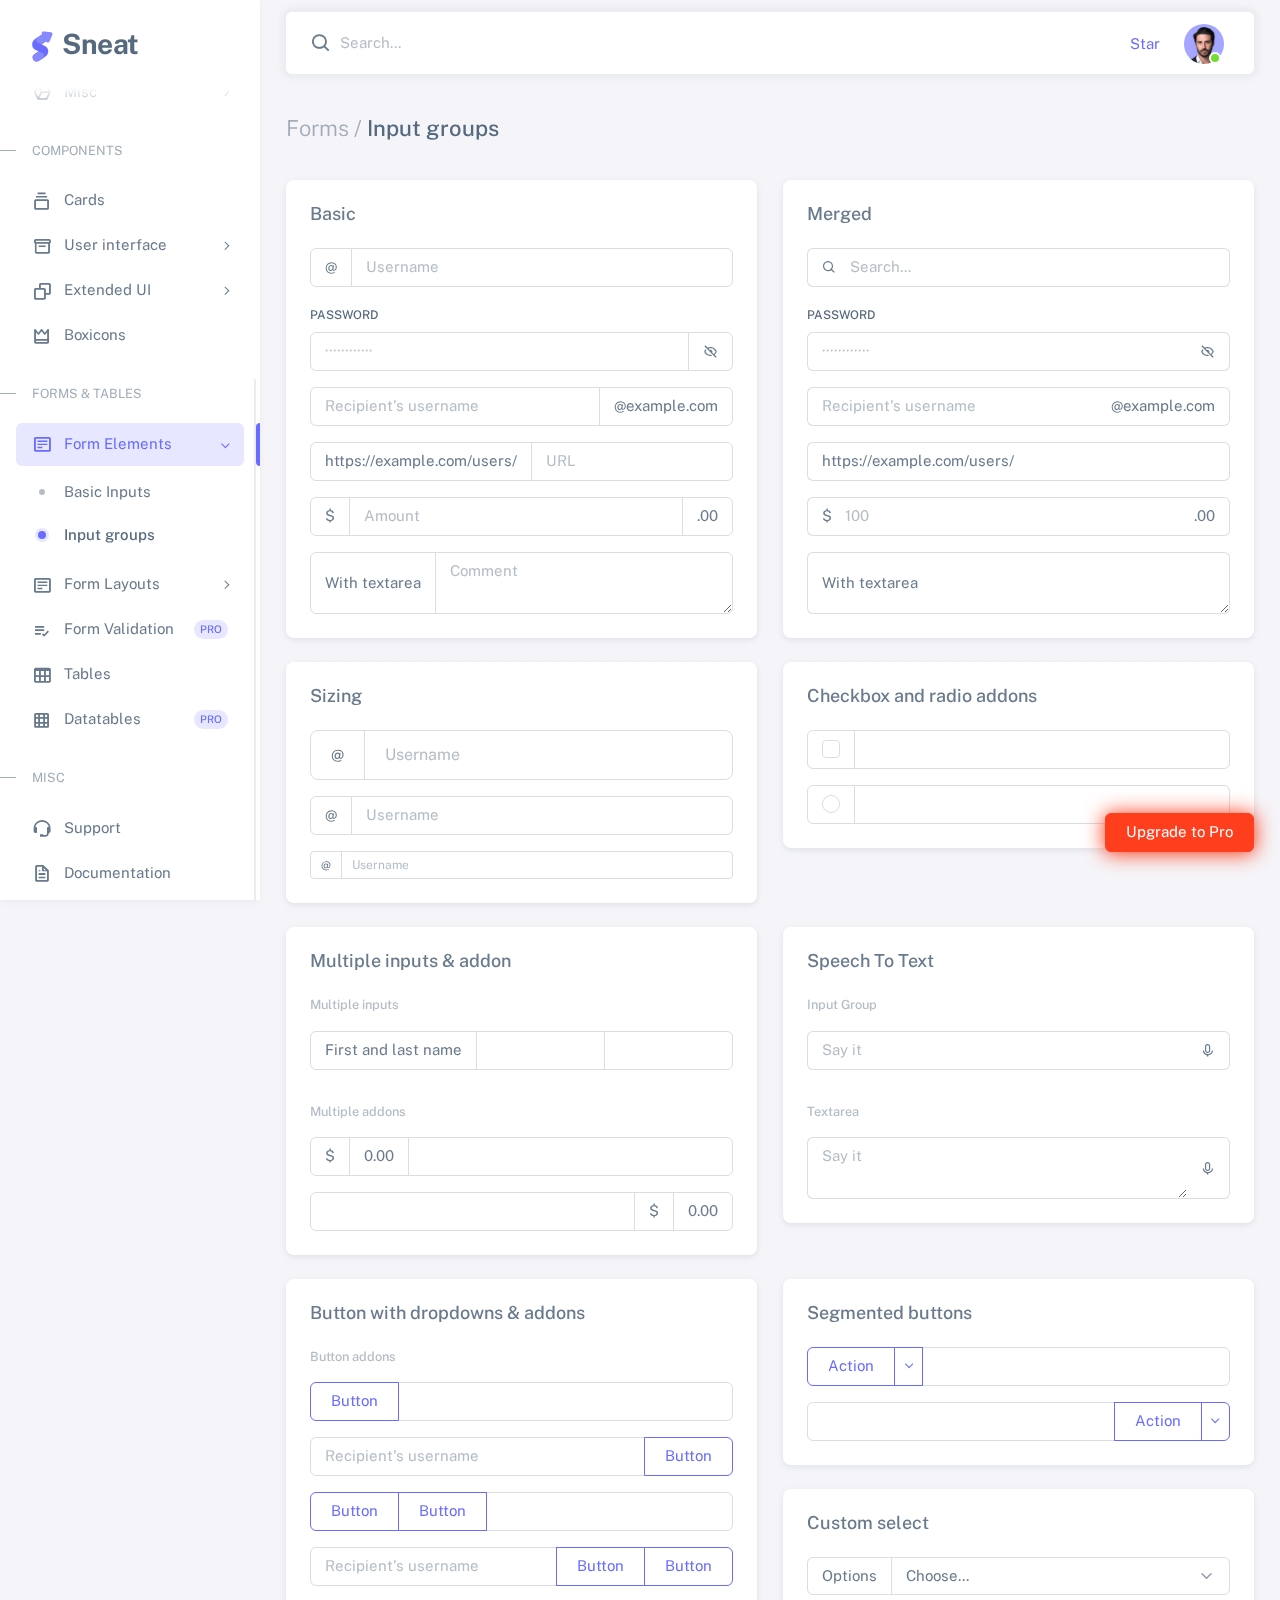
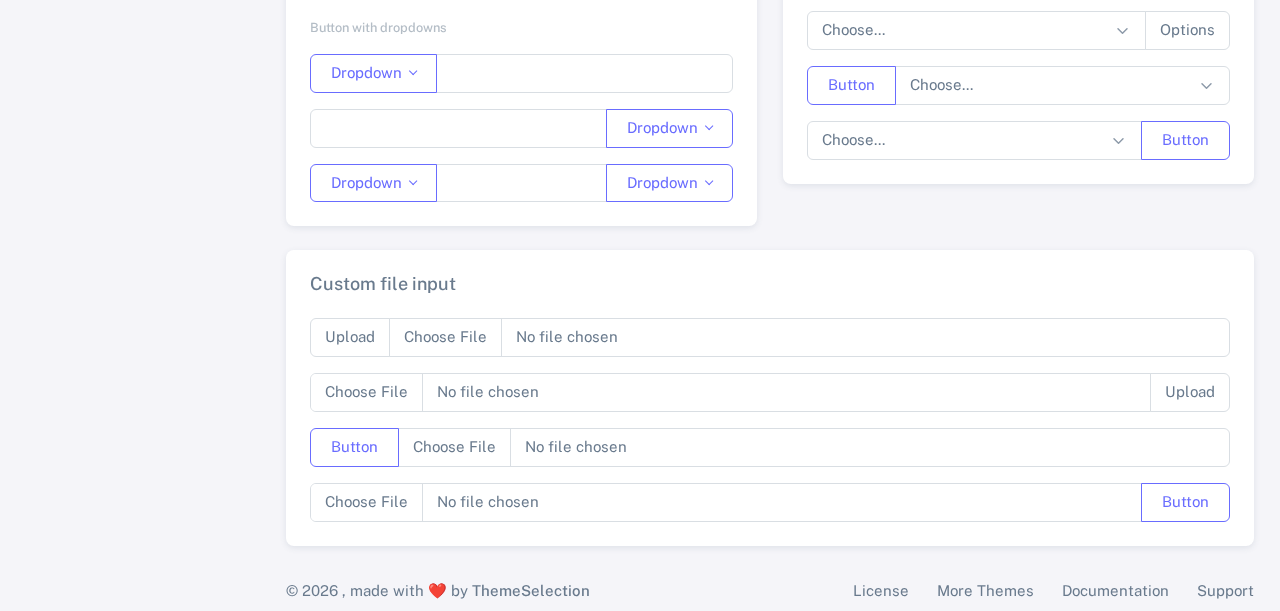
<file: html/forms-input-groups.html>
<!DOCTYPE html>

<html
  lang="en"
  class="light-style layout-menu-fixed layout-compact"
  dir="ltr"
  data-theme="theme-default"
  data-assets-path="../assets/"
  data-template="vertical-menu-template-free">
  <head>
    <meta charset="utf-8" />
    <meta
      name="viewport"
      content="width=device-width, initial-scale=1.0, user-scalable=no, minimum-scale=1.0, maximum-scale=1.0" />

    <title>Input groups - Forms | Sneat - Bootstrap 5 HTML Admin Template - Pro</title>

    <meta name="description" content="" />

    <!-- Favicon -->
    <link rel="icon" type="image/x-icon" href="../assets/img/favicon/favicon.ico" />

    <!-- Fonts -->
    <link rel="preconnect" href="https://fonts.googleapis.com" />
    <link rel="preconnect" href="https://fonts.gstatic.com" crossorigin />
    <link
      href="https://fonts.googleapis.com/css2?family=Public+Sans:ital,wght@0,300;0,400;0,500;0,600;0,700;1,300;1,400;1,500;1,600;1,700&display=swap"
      rel="stylesheet" />

    <link rel="stylesheet" href="../assets/vendor/fonts/boxicons.css" />

    <!-- Core CSS -->
    <link rel="stylesheet" href="../assets/vendor/css/core.css" class="template-customizer-core-css" />
    <link rel="stylesheet" href="../assets/vendor/css/theme-default.css" class="template-customizer-theme-css" />
    <link rel="stylesheet" href="../assets/css/demo.css" />

    <!-- Vendors CSS -->
    <link rel="stylesheet" href="../assets/vendor/libs/perfect-scrollbar/perfect-scrollbar.css" />

    <!-- Page CSS -->

    <!-- Helpers -->
    <script src="../assets/vendor/js/helpers.js"></script>
    <!--! Template customizer & Theme config files MUST be included after core stylesheets and helpers.js in the <head> section -->
    <!--? Config:  Mandatory theme config file contain global vars & default theme options, Set your preferred theme option in this file.  -->
    <script src="../assets/js/config.js"></script>
  </head>

  <body>
    <!-- Layout wrapper -->
    <div class="layout-wrapper layout-content-navbar">
      <div class="layout-container">
        <!-- Menu -->

        <aside id="layout-menu" class="layout-menu menu-vertical menu bg-menu-theme">
          <div class="app-brand demo">
            <a href="index.html" class="app-brand-link">
              <span class="app-brand-logo demo">
                <svg
                  width="25"
                  viewBox="0 0 25 42"
                  version="1.1"
                  xmlns="http://www.w3.org/2000/svg"
                  xmlns:xlink="http://www.w3.org/1999/xlink">
                  <defs>
                    <path
                      d="M13.7918663,0.358365126 L3.39788168,7.44174259 C0.566865006,9.69408886 -0.379795268,12.4788597 0.557900856,15.7960551 C0.68998853,16.2305145 1.09562888,17.7872135 3.12357076,19.2293357 C3.8146334,19.7207684 5.32369333,20.3834223 7.65075054,21.2172976 L7.59773219,21.2525164 L2.63468769,24.5493413 C0.445452254,26.3002124 0.0884951797,28.5083815 1.56381646,31.1738486 C2.83770406,32.8170431 5.20850219,33.2640127 7.09180128,32.5391577 C8.347334,32.0559211 11.4559176,30.0011079 16.4175519,26.3747182 C18.0338572,24.4997857 18.6973423,22.4544883 18.4080071,20.2388261 C17.963753,17.5346866 16.1776345,15.5799961 13.0496516,14.3747546 L10.9194936,13.4715819 L18.6192054,7.984237 L13.7918663,0.358365126 Z"
                      id="path-1"></path>
                    <path
                      d="M5.47320593,6.00457225 C4.05321814,8.216144 4.36334763,10.0722806 6.40359441,11.5729822 C8.61520715,12.571656 10.0999176,13.2171421 10.8577257,13.5094407 L15.5088241,14.433041 L18.6192054,7.984237 C15.5364148,3.11535317 13.9273018,0.573395879 13.7918663,0.358365126 C13.5790555,0.511491653 10.8061687,2.3935607 5.47320593,6.00457225 Z"
                      id="path-3"></path>
                    <path
                      d="M7.50063644,21.2294429 L12.3234468,23.3159332 C14.1688022,24.7579751 14.397098,26.4880487 13.008334,28.506154 C11.6195701,30.5242593 10.3099883,31.790241 9.07958868,32.3040991 C5.78142938,33.4346997 4.13234973,34 4.13234973,34 C4.13234973,34 2.75489982,33.0538207 2.37032616e-14,31.1614621 C-0.55822714,27.8186216 -0.55822714,26.0572515 -4.05231404e-15,25.8773518 C0.83734071,25.6075023 2.77988457,22.8248993 3.3049379,22.52991 C3.65497346,22.3332504 5.05353963,21.8997614 7.50063644,21.2294429 Z"
                      id="path-4"></path>
                    <path
                      d="M20.6,7.13333333 L25.6,13.8 C26.2627417,14.6836556 26.0836556,15.9372583 25.2,16.6 C24.8538077,16.8596443 24.4327404,17 24,17 L14,17 C12.8954305,17 12,16.1045695 12,15 C12,14.5672596 12.1403557,14.1461923 12.4,13.8 L17.4,7.13333333 C18.0627417,6.24967773 19.3163444,6.07059163 20.2,6.73333333 C20.3516113,6.84704183 20.4862915,6.981722 20.6,7.13333333 Z"
                      id="path-5"></path>
                  </defs>
                  <g id="g-app-brand" stroke="none" stroke-width="1" fill="none" fill-rule="evenodd">
                    <g id="Brand-Logo" transform="translate(-27.000000, -15.000000)">
                      <g id="Icon" transform="translate(27.000000, 15.000000)">
                        <g id="Mask" transform="translate(0.000000, 8.000000)">
                          <mask id="mask-2" fill="white">
                            <use xlink:href="#path-1"></use>
                          </mask>
                          <use fill="#696cff" xlink:href="#path-1"></use>
                          <g id="Path-3" mask="url(#mask-2)">
                            <use fill="#696cff" xlink:href="#path-3"></use>
                            <use fill-opacity="0.2" fill="#FFFFFF" xlink:href="#path-3"></use>
                          </g>
                          <g id="Path-4" mask="url(#mask-2)">
                            <use fill="#696cff" xlink:href="#path-4"></use>
                            <use fill-opacity="0.2" fill="#FFFFFF" xlink:href="#path-4"></use>
                          </g>
                        </g>
                        <g
                          id="Triangle"
                          transform="translate(19.000000, 11.000000) rotate(-300.000000) translate(-19.000000, -11.000000) ">
                          <use fill="#696cff" xlink:href="#path-5"></use>
                          <use fill-opacity="0.2" fill="#FFFFFF" xlink:href="#path-5"></use>
                        </g>
                      </g>
                    </g>
                  </g>
                </svg>
              </span>
              <span class="app-brand-text demo menu-text fw-bold ms-2">Sneat</span>
            </a>

            <a href="javascript:void(0);" class="layout-menu-toggle menu-link text-large ms-auto d-block d-xl-none">
              <i class="bx bx-chevron-left bx-sm align-middle"></i>
            </a>
          </div>

          <div class="menu-inner-shadow"></div>

          <ul class="menu-inner py-1">
            <!-- Dashboards -->
            <li class="menu-item">
              <a href="javascript:void(0);" class="menu-link menu-toggle">
                <i class="menu-icon tf-icons bx bx-home-circle"></i>
                <div data-i18n="Dashboards">Dashboards</div>
                <div class="badge bg-danger rounded-pill ms-auto">5</div>
              </a>
              <ul class="menu-sub">
                <li class="menu-item">
                  <a
                    href="https://demos.themeselection.com/sneat-bootstrap-html-admin-template/html/vertical-menu-template/dashboards-crm.html"
                    target="_blank"
                    class="menu-link">
                    <div data-i18n="CRM">CRM</div>
                    <div class="badge bg-label-primary fs-tiny rounded-pill ms-auto">Pro</div>
                  </a>
                </li>
                <li class="menu-item">
                  <a href="index.html" class="menu-link">
                    <div data-i18n="Analytics">Analytics</div>
                  </a>
                </li>
                <li class="menu-item">
                  <a
                    href="https://demos.themeselection.com/sneat-bootstrap-html-admin-template/html/vertical-menu-template/app-ecommerce-dashboard.html"
                    target="_blank"
                    class="menu-link">
                    <div data-i18n="eCommerce">eCommerce</div>
                    <div class="badge bg-label-primary fs-tiny rounded-pill ms-auto">Pro</div>
                  </a>
                </li>
                <li class="menu-item">
                  <a
                    href="https://demos.themeselection.com/sneat-bootstrap-html-admin-template/html/vertical-menu-template/app-logistics-dashboard.html"
                    target="_blank"
                    class="menu-link">
                    <div data-i18n="Logistics">Logistics</div>
                    <div class="badge bg-label-primary fs-tiny rounded-pill ms-auto">Pro</div>
                  </a>
                </li>
                <li class="menu-item">
                  <a
                    href="https://demos.themeselection.com/sneat-bootstrap-html-admin-template/html/vertical-menu-template/app-academy-dashboard.html"
                    target="_blank"
                    class="menu-link">
                    <div data-i18n="Academy">Academy</div>
                    <div class="badge bg-label-primary fs-tiny rounded-pill ms-auto">Pro</div>
                  </a>
                </li>
              </ul>
            </li>

            <!-- Layouts -->
            <li class="menu-item">
              <a href="javascript:void(0);" class="menu-link menu-toggle">
                <i class="menu-icon tf-icons bx bx-layout"></i>
                <div data-i18n="Layouts">Layouts</div>
              </a>

              <ul class="menu-sub">
                <li class="menu-item">
                  <a href="layouts-without-menu.html" class="menu-link">
                    <div data-i18n="Without menu">Without menu</div>
                  </a>
                </li>
                <li class="menu-item">
                  <a href="layouts-without-navbar.html" class="menu-link">
                    <div data-i18n="Without navbar">Without navbar</div>
                  </a>
                </li>
                <li class="menu-item">
                  <a href="layouts-container.html" class="menu-link">
                    <div data-i18n="Container">Container</div>
                  </a>
                </li>
                <li class="menu-item">
                  <a href="layouts-fluid.html" class="menu-link">
                    <div data-i18n="Fluid">Fluid</div>
                  </a>
                </li>
                <li class="menu-item">
                  <a href="layouts-blank.html" class="menu-link">
                    <div data-i18n="Blank">Blank</div>
                  </a>
                </li>
              </ul>
            </li>

            <!-- Front Pages -->
            <li class="menu-item">
              <a href="javascript:void(0);" class="menu-link menu-toggle">
                <i class="menu-icon tf-icons bx bx-store"></i>
                <div data-i18n="Front Pages">Front Pages</div>
                <div class="badge bg-label-primary fs-tiny rounded-pill ms-auto">Pro</div>
              </a>
              <ul class="menu-sub">
                <li class="menu-item">
                  <a
                    href="https://demos.themeselection.com/sneat-bootstrap-html-admin-template/html/front-pages/landing-page.html"
                    class="menu-link"
                    target="_blank">
                    <div data-i18n="Landing">Landing</div>
                  </a>
                </li>
                <li class="menu-item">
                  <a
                    href="https://demos.themeselection.com/sneat-bootstrap-html-admin-template/html/front-pages/pricing-page.html"
                    class="menu-link"
                    target="_blank">
                    <div data-i18n="Pricing">Pricing</div>
                  </a>
                </li>
                <li class="menu-item">
                  <a
                    href="https://demos.themeselection.com/sneat-bootstrap-html-admin-template/html/front-pages/payment-page.html"
                    class="menu-link"
                    target="_blank">
                    <div data-i18n="Payment">Payment</div>
                  </a>
                </li>
                <li class="menu-item">
                  <a
                    href="https://demos.themeselection.com/sneat-bootstrap-html-admin-template/html/front-pages/checkout-page.html"
                    class="menu-link"
                    target="_blank">
                    <div data-i18n="Checkout">Checkout</div>
                  </a>
                </li>
                <li class="menu-item">
                  <a
                    href="https://demos.themeselection.com/sneat-bootstrap-html-admin-template/html/front-pages/help-center-landing.html"
                    class="menu-link"
                    target="_blank">
                    <div data-i18n="Help Center">Help Center</div>
                  </a>
                </li>
              </ul>
            </li>

            <li class="menu-header small text-uppercase">
              <span class="menu-header-text">Apps &amp; Pages</span>
            </li>
            <!-- Apps -->
            <li class="menu-item">
              <a
                href="https://demos.themeselection.com/sneat-bootstrap-html-admin-template/html/vertical-menu-template/app-email.html"
                target="_blank"
                class="menu-link">
                <i class="menu-icon tf-icons bx bx-envelope"></i>
                <div data-i18n="Email">Email</div>
                <div class="badge bg-label-primary fs-tiny rounded-pill ms-auto">Pro</div>
              </a>
            </li>
            <li class="menu-item">
              <a
                href="https://demos.themeselection.com/sneat-bootstrap-html-admin-template/html/vertical-menu-template/app-chat.html"
                target="_blank"
                class="menu-link">
                <i class="menu-icon tf-icons bx bx-chat"></i>
                <div data-i18n="Chat">Chat</div>
                <div class="badge bg-label-primary fs-tiny rounded-pill ms-auto">Pro</div>
              </a>
            </li>
            <li class="menu-item">
              <a
                href="https://demos.themeselection.com/sneat-bootstrap-html-admin-template/html/vertical-menu-template/app-calendar.html"
                target="_blank"
                class="menu-link">
                <i class="menu-icon tf-icons bx bx-calendar"></i>
                <div data-i18n="Calendar">Calendar</div>
                <div class="badge bg-label-primary fs-tiny rounded-pill ms-auto">Pro</div>
              </a>
            </li>
            <li class="menu-item">
              <a
                href="https://demos.themeselection.com/sneat-bootstrap-html-admin-template/html/vertical-menu-template/app-kanban.html"
                target="_blank"
                class="menu-link">
                <i class="menu-icon tf-icons bx bx-grid"></i>
                <div data-i18n="Kanban">Kanban</div>
                <div class="badge bg-label-primary fs-tiny rounded-pill ms-auto">Pro</div>
              </a>
            </li>
            <!-- Pages -->
            <li class="menu-item">
              <a href="javascript:void(0);" class="menu-link menu-toggle">
                <i class="menu-icon tf-icons bx bx-dock-top"></i>
                <div data-i18n="Account Settings">Account Settings</div>
              </a>
              <ul class="menu-sub">
                <li class="menu-item">
                  <a href="pages-account-settings-account.html" class="menu-link">
                    <div data-i18n="Account">Account</div>
                  </a>
                </li>
                <li class="menu-item">
                  <a href="pages-account-settings-notifications.html" class="menu-link">
                    <div data-i18n="Notifications">Notifications</div>
                  </a>
                </li>
                <li class="menu-item">
                  <a href="pages-account-settings-connections.html" class="menu-link">
                    <div data-i18n="Connections">Connections</div>
                  </a>
                </li>
              </ul>
            </li>
            <li class="menu-item">
              <a href="javascript:void(0);" class="menu-link menu-toggle">
                <i class="menu-icon tf-icons bx bx-lock-open-alt"></i>
                <div data-i18n="Authentications">Authentications</div>
              </a>
              <ul class="menu-sub">
                <li class="menu-item">
                  <a href="auth-login-basic.html" class="menu-link" target="_blank">
                    <div data-i18n="Basic">Login</div>
                  </a>
                </li>
                <li class="menu-item">
                  <a href="auth-register-basic.html" class="menu-link" target="_blank">
                    <div data-i18n="Basic">Register</div>
                  </a>
                </li>
                <li class="menu-item">
                  <a href="auth-forgot-password-basic.html" class="menu-link" target="_blank">
                    <div data-i18n="Basic">Forgot Password</div>
                  </a>
                </li>
              </ul>
            </li>
            <li class="menu-item">
              <a href="javascript:void(0);" class="menu-link menu-toggle">
                <i class="menu-icon tf-icons bx bx-cube-alt"></i>
                <div data-i18n="Misc">Misc</div>
              </a>
              <ul class="menu-sub">
                <li class="menu-item">
                  <a href="pages-misc-error.html" class="menu-link">
                    <div data-i18n="Error">Error</div>
                  </a>
                </li>
                <li class="menu-item">
                  <a href="pages-misc-under-maintenance.html" class="menu-link">
                    <div data-i18n="Under Maintenance">Under Maintenance</div>
                  </a>
                </li>
              </ul>
            </li>
            <!-- Components -->
            <li class="menu-header small text-uppercase"><span class="menu-header-text">Components</span></li>
            <!-- Cards -->
            <li class="menu-item">
              <a href="cards-basic.html" class="menu-link">
                <i class="menu-icon tf-icons bx bx-collection"></i>
                <div data-i18n="Basic">Cards</div>
              </a>
            </li>
            <!-- User interface -->
            <li class="menu-item">
              <a href="javascript:void(0)" class="menu-link menu-toggle">
                <i class="menu-icon tf-icons bx bx-box"></i>
                <div data-i18n="User interface">User interface</div>
              </a>
              <ul class="menu-sub">
                <li class="menu-item">
                  <a href="ui-accordion.html" class="menu-link">
                    <div data-i18n="Accordion">Accordion</div>
                  </a>
                </li>
                <li class="menu-item">
                  <a href="ui-alerts.html" class="menu-link">
                    <div data-i18n="Alerts">Alerts</div>
                  </a>
                </li>
                <li class="menu-item">
                  <a href="ui-badges.html" class="menu-link">
                    <div data-i18n="Badges">Badges</div>
                  </a>
                </li>
                <li class="menu-item">
                  <a href="ui-buttons.html" class="menu-link">
                    <div data-i18n="Buttons">Buttons</div>
                  </a>
                </li>
                <li class="menu-item">
                  <a href="ui-carousel.html" class="menu-link">
                    <div data-i18n="Carousel">Carousel</div>
                  </a>
                </li>
                <li class="menu-item">
                  <a href="ui-collapse.html" class="menu-link">
                    <div data-i18n="Collapse">Collapse</div>
                  </a>
                </li>
                <li class="menu-item">
                  <a href="ui-dropdowns.html" class="menu-link">
                    <div data-i18n="Dropdowns">Dropdowns</div>
                  </a>
                </li>
                <li class="menu-item">
                  <a href="ui-footer.html" class="menu-link">
                    <div data-i18n="Footer">Footer</div>
                  </a>
                </li>
                <li class="menu-item">
                  <a href="ui-list-groups.html" class="menu-link">
                    <div data-i18n="List Groups">List groups</div>
                  </a>
                </li>
                <li class="menu-item">
                  <a href="ui-modals.html" class="menu-link">
                    <div data-i18n="Modals">Modals</div>
                  </a>
                </li>
                <li class="menu-item">
                  <a href="ui-navbar.html" class="menu-link">
                    <div data-i18n="Navbar">Navbar</div>
                  </a>
                </li>
                <li class="menu-item">
                  <a href="ui-offcanvas.html" class="menu-link">
                    <div data-i18n="Offcanvas">Offcanvas</div>
                  </a>
                </li>
                <li class="menu-item">
                  <a href="ui-pagination-breadcrumbs.html" class="menu-link">
                    <div data-i18n="Pagination &amp; Breadcrumbs">Pagination &amp; Breadcrumbs</div>
                  </a>
                </li>
                <li class="menu-item">
                  <a href="ui-progress.html" class="menu-link">
                    <div data-i18n="Progress">Progress</div>
                  </a>
                </li>
                <li class="menu-item">
                  <a href="ui-spinners.html" class="menu-link">
                    <div data-i18n="Spinners">Spinners</div>
                  </a>
                </li>
                <li class="menu-item">
                  <a href="ui-tabs-pills.html" class="menu-link">
                    <div data-i18n="Tabs &amp; Pills">Tabs &amp; Pills</div>
                  </a>
                </li>
                <li class="menu-item">
                  <a href="ui-toasts.html" class="menu-link">
                    <div data-i18n="Toasts">Toasts</div>
                  </a>
                </li>
                <li class="menu-item">
                  <a href="ui-tooltips-popovers.html" class="menu-link">
                    <div data-i18n="Tooltips & Popovers">Tooltips &amp; popovers</div>
                  </a>
                </li>
                <li class="menu-item">
                  <a href="ui-typography.html" class="menu-link">
                    <div data-i18n="Typography">Typography</div>
                  </a>
                </li>
              </ul>
            </li>

            <!-- Extended components -->
            <li class="menu-item">
              <a href="javascript:void(0)" class="menu-link menu-toggle">
                <i class="menu-icon tf-icons bx bx-copy"></i>
                <div data-i18n="Extended UI">Extended UI</div>
              </a>
              <ul class="menu-sub">
                <li class="menu-item">
                  <a href="extended-ui-perfect-scrollbar.html" class="menu-link">
                    <div data-i18n="Perfect Scrollbar">Perfect scrollbar</div>
                  </a>
                </li>
                <li class="menu-item">
                  <a href="extended-ui-text-divider.html" class="menu-link">
                    <div data-i18n="Text Divider">Text Divider</div>
                  </a>
                </li>
              </ul>
            </li>

            <li class="menu-item">
              <a href="icons-boxicons.html" class="menu-link">
                <i class="menu-icon tf-icons bx bx-crown"></i>
                <div data-i18n="Boxicons">Boxicons</div>
              </a>
            </li>

            <!-- Forms & Tables -->
            <li class="menu-header small text-uppercase"><span class="menu-header-text">Forms &amp; Tables</span></li>
            <!-- Forms -->
            <li class="menu-item active open">
              <a href="javascript:void(0);" class="menu-link menu-toggle">
                <i class="menu-icon tf-icons bx bx-detail"></i>
                <div data-i18n="Form Elements">Form Elements</div>
              </a>
              <ul class="menu-sub">
                <li class="menu-item">
                  <a href="forms-basic-inputs.html" class="menu-link">
                    <div data-i18n="Basic Inputs">Basic Inputs</div>
                  </a>
                </li>
                <li class="menu-item active">
                  <a href="forms-input-groups.html" class="menu-link">
                    <div data-i18n="Input groups">Input groups</div>
                  </a>
                </li>
              </ul>
            </li>
            <li class="menu-item">
              <a href="javascript:void(0);" class="menu-link menu-toggle">
                <i class="menu-icon tf-icons bx bx-detail"></i>
                <div data-i18n="Form Layouts">Form Layouts</div>
              </a>
              <ul class="menu-sub">
                <li class="menu-item">
                  <a href="form-layouts-vertical.html" class="menu-link">
                    <div data-i18n="Vertical Form">Vertical Form</div>
                  </a>
                </li>
                <li class="menu-item">
                  <a href="form-layouts-horizontal.html" class="menu-link">
                    <div data-i18n="Horizontal Form">Horizontal Form</div>
                  </a>
                </li>
              </ul>
            </li>
            <!-- Form Validation -->
            <li class="menu-item">
              <a
                href="https://demos.themeselection.com/sneat-bootstrap-html-admin-template/html/vertical-menu-template/form-validation.html"
                target="_blank"
                class="menu-link">
                <i class="menu-icon tf-icons bx bx-list-check"></i>
                <div data-i18n="Form Validation">Form Validation</div>
                <div class="badge bg-label-primary fs-tiny rounded-pill ms-auto">Pro</div>
              </a>
            </li>
            <!-- Tables -->
            <li class="menu-item">
              <a href="tables-basic.html" class="menu-link">
                <i class="menu-icon tf-icons bx bx-table"></i>
                <div data-i18n="Tables">Tables</div>
              </a>
            </li>
            <!-- Data Tables -->
            <li class="menu-item">
              <a
                href="https://demos.themeselection.com/sneat-bootstrap-html-admin-template/html/vertical-menu-template/tables-datatables-basic.html"
                target="_blank"
                class="menu-link">
                <i class="menu-icon tf-icons bx bx-grid"></i>
                <div data-i18n="Datatables">Datatables</div>
                <div class="badge bg-label-primary fs-tiny rounded-pill ms-auto">Pro</div>
              </a>
            </li>
            <!-- Misc -->
            <li class="menu-header small text-uppercase"><span class="menu-header-text">Misc</span></li>
            <li class="menu-item">
              <a
                href="https://github.com/themeselection/sneat-html-admin-template-free/issues"
                target="_blank"
                class="menu-link">
                <i class="menu-icon tf-icons bx bx-support"></i>
                <div data-i18n="Support">Support</div>
              </a>
            </li>
            <li class="menu-item">
              <a
                href="https://demos.themeselection.com/sneat-bootstrap-html-admin-template/documentation/"
                target="_blank"
                class="menu-link">
                <i class="menu-icon tf-icons bx bx-file"></i>
                <div data-i18n="Documentation">Documentation</div>
              </a>
            </li>
          </ul>
        </aside>
        <!-- / Menu -->

        <!-- Layout container -->
        <div class="layout-page">
          <!-- Navbar -->

          <nav
            class="layout-navbar container-xxl navbar navbar-expand-xl navbar-detached align-items-center bg-navbar-theme"
            id="layout-navbar">
            <div class="layout-menu-toggle navbar-nav align-items-xl-center me-3 me-xl-0 d-xl-none">
              <a class="nav-item nav-link px-0 me-xl-4" href="javascript:void(0)">
                <i class="bx bx-menu bx-sm"></i>
              </a>
            </div>

            <div class="navbar-nav-right d-flex align-items-center" id="navbar-collapse">
              <!-- Search -->
              <div class="navbar-nav align-items-center">
                <div class="nav-item d-flex align-items-center">
                  <i class="bx bx-search fs-4 lh-0"></i>
                  <input
                    type="text"
                    class="form-control border-0 shadow-none ps-1 ps-sm-2"
                    placeholder="Search..."
                    aria-label="Search..." />
                </div>
              </div>
              <!-- /Search -->

              <ul class="navbar-nav flex-row align-items-center ms-auto">
                <!-- Place this tag where you want the button to render. -->
                <li class="nav-item lh-1 me-3">
                  <a
                    class="github-button"
                    href="https://github.com/themeselection/sneat-html-admin-template-free"
                    data-icon="octicon-star"
                    data-size="large"
                    data-show-count="true"
                    aria-label="Star themeselection/sneat-html-admin-template-free on GitHub"
                    >Star</a
                  >
                </li>

                <!-- User -->
                <li class="nav-item navbar-dropdown dropdown-user dropdown">
                  <a class="nav-link dropdown-toggle hide-arrow" href="javascript:void(0);" data-bs-toggle="dropdown">
                    <div class="avatar avatar-online">
                      <img src="../assets/img/avatars/1.png" alt class="w-px-40 h-auto rounded-circle" />
                    </div>
                  </a>
                  <ul class="dropdown-menu dropdown-menu-end">
                    <li>
                      <a class="dropdown-item" href="#">
                        <div class="d-flex">
                          <div class="flex-shrink-0 me-3">
                            <div class="avatar avatar-online">
                              <img src="../assets/img/avatars/1.png" alt class="w-px-40 h-auto rounded-circle" />
                            </div>
                          </div>
                          <div class="flex-grow-1">
                            <span class="fw-medium d-block">John Doe</span>
                            <small class="text-muted">Admin</small>
                          </div>
                        </div>
                      </a>
                    </li>
                    <li>
                      <div class="dropdown-divider"></div>
                    </li>
                    <li>
                      <a class="dropdown-item" href="#">
                        <i class="bx bx-user me-2"></i>
                        <span class="align-middle">My Profile</span>
                      </a>
                    </li>
                    <li>
                      <a class="dropdown-item" href="#">
                        <i class="bx bx-cog me-2"></i>
                        <span class="align-middle">Settings</span>
                      </a>
                    </li>
                    <li>
                      <a class="dropdown-item" href="#">
                        <span class="d-flex align-items-center align-middle">
                          <i class="flex-shrink-0 bx bx-credit-card me-2"></i>
                          <span class="flex-grow-1 align-middle ms-1">Billing</span>
                          <span class="flex-shrink-0 badge badge-center rounded-pill bg-danger w-px-20 h-px-20">4</span>
                        </span>
                      </a>
                    </li>
                    <li>
                      <div class="dropdown-divider"></div>
                    </li>
                    <li>
                      <a class="dropdown-item" href="javascript:void(0);">
                        <i class="bx bx-power-off me-2"></i>
                        <span class="align-middle">Log Out</span>
                      </a>
                    </li>
                  </ul>
                </li>
                <!--/ User -->
              </ul>
            </div>
          </nav>

          <!-- / Navbar -->

          <!-- Content wrapper -->
          <div class="content-wrapper">
            <!-- Content -->

            <div class="container-xxl flex-grow-1 container-p-y">
              <h4 class="py-3 mb-4"><span class="text-muted fw-light">Forms /</span> Input groups</h4>

              <div class="row">
                <!-- Basic -->
                <div class="col-md-6">
                  <div class="card mb-4">
                    <h5 class="card-header">Basic</h5>
                    <div class="card-body demo-vertical-spacing demo-only-element">
                      <div class="input-group">
                        <span class="input-group-text" id="basic-addon11">@</span>
                        <input
                          type="text"
                          class="form-control"
                          placeholder="Username"
                          aria-label="Username"
                          aria-describedby="basic-addon11" />
                      </div>

                      <div class="form-password-toggle">
                        <label class="form-label" for="basic-default-password12">Password</label>
                        <div class="input-group">
                          <input
                            type="password"
                            class="form-control"
                            id="basic-default-password12"
                            placeholder="&#xb7;&#xb7;&#xb7;&#xb7;&#xb7;&#xb7;&#xb7;&#xb7;&#xb7;&#xb7;&#xb7;&#xb7;"
                            aria-describedby="basic-default-password2" />
                          <span id="basic-default-password2" class="input-group-text cursor-pointer"
                            ><i class="bx bx-hide"></i
                          ></span>
                        </div>
                      </div>

                      <div class="input-group">
                        <input
                          type="text"
                          class="form-control"
                          placeholder="Recipient's username"
                          aria-label="Recipient's username"
                          aria-describedby="basic-addon13" />
                        <span class="input-group-text" id="basic-addon13">@example.com</span>
                      </div>

                      <div class="input-group">
                        <span class="input-group-text" id="basic-addon14">https://example.com/users/</span>
                        <input
                          type="text"
                          class="form-control"
                          placeholder="URL"
                          id="basic-url1"
                          aria-describedby="basic-addon14" />
                      </div>

                      <div class="input-group">
                        <span class="input-group-text">$</span>
                        <input
                          type="number"
                          class="form-control"
                          placeholder="Amount"
                          aria-label="Amount (to the nearest dollar)" />
                        <span class="input-group-text">.00</span>
                      </div>

                      <div class="input-group">
                        <span class="input-group-text">With textarea</span>
                        <textarea class="form-control" aria-label="With textarea" placeholder="Comment"></textarea>
                      </div>
                    </div>
                  </div>
                </div>

                <!-- Merged -->
                <div class="col-md-6">
                  <div class="card mb-4">
                    <h5 class="card-header">Merged</h5>
                    <div class="card-body demo-vertical-spacing demo-only-element">
                      <div class="input-group input-group-merge">
                        <span class="input-group-text" id="basic-addon-search31"><i class="bx bx-search"></i></span>
                        <input
                          type="text"
                          class="form-control"
                          placeholder="Search..."
                          aria-label="Search..."
                          aria-describedby="basic-addon-search31" />
                      </div>

                      <div class="form-password-toggle">
                        <label class="form-label" for="basic-default-password32">Password</label>
                        <div class="input-group input-group-merge">
                          <input
                            type="password"
                            class="form-control"
                            id="basic-default-password32"
                            placeholder="&#xb7;&#xb7;&#xb7;&#xb7;&#xb7;&#xb7;&#xb7;&#xb7;&#xb7;&#xb7;&#xb7;&#xb7;"
                            aria-describedby="basic-default-password" />
                          <span class="input-group-text cursor-pointer" id="basic-default-password"
                            ><i class="bx bx-hide"></i
                          ></span>
                        </div>
                      </div>

                      <div class="input-group input-group-merge">
                        <input
                          type="text"
                          class="form-control"
                          placeholder="Recipient's username"
                          aria-label="Recipient's username"
                          aria-describedby="basic-addon33" />
                        <span class="input-group-text" id="basic-addon33">@example.com</span>
                      </div>

                      <div class="input-group input-group-merge">
                        <span class="input-group-text" id="basic-addon34">https://example.com/users/</span>
                        <input type="text" class="form-control" id="basic-url3" aria-describedby="basic-addon34" />
                      </div>

                      <div class="input-group input-group-merge">
                        <span class="input-group-text">$</span>
                        <input
                          type="number"
                          class="form-control"
                          placeholder="100"
                          aria-label="Amount (to the nearest dollar)" />
                        <span class="input-group-text">.00</span>
                      </div>

                      <div class="input-group input-group-merge">
                        <span class="input-group-text">With textarea</span>
                        <textarea class="form-control" aria-label="With textarea"></textarea>
                      </div>
                    </div>
                  </div>
                </div>

                <!-- Sizing -->
                <div class="col-md-6">
                  <div class="card mb-4">
                    <h5 class="card-header">Sizing</h5>
                    <div class="card-body demo-vertical-spacing demo-only-element">
                      <div class="input-group input-group-lg">
                        <span class="input-group-text">@</span>
                        <input type="text" class="form-control" placeholder="Username" />
                      </div>

                      <div class="input-group">
                        <span class="input-group-text">@</span>
                        <input type="text" class="form-control" placeholder="Username" />
                      </div>

                      <div class="input-group input-group-sm">
                        <span class="input-group-text">@</span>
                        <input type="text" class="form-control" placeholder="Username" />
                      </div>
                    </div>
                  </div>
                </div>
                <!-- Checkbox and radio addons -->
                <div class="col-md-6">
                  <div class="card mb-4">
                    <h5 class="card-header">Checkbox and radio addons</h5>
                    <div class="card-body demo-vertical-spacing demo-only-element">
                      <div class="input-group">
                        <div class="input-group-text">
                          <input
                            class="form-check-input mt-0"
                            type="checkbox"
                            value=""
                            aria-label="Checkbox for following text input" />
                        </div>
                        <input type="text" class="form-control" aria-label="Text input with checkbox" />
                      </div>

                      <div class="input-group">
                        <div class="input-group-text">
                          <input
                            class="form-check-input mt-0"
                            type="radio"
                            value=""
                            aria-label="Radio button for following text input" />
                        </div>
                        <input type="text" class="form-control" aria-label="Text input with radio button" />
                      </div>
                    </div>
                  </div>
                </div>
              </div>

              <div class="row">
                <!-- Multiple inputs & addon -->
                <div class="col-md-6">
                  <div class="card mb-4">
                    <h5 class="card-header">Multiple inputs & addon</h5>

                    <div class="card-body demo-vertical-spacing demo-only-element">
                      <small class="text-light fw-medium d-block">Multiple inputs</small>
                      <div class="input-group">
                        <span class="input-group-text">First and last name</span>
                        <input type="text" aria-label="First name" class="form-control" />
                        <input type="text" aria-label="Last name" class="form-control" />
                      </div>

                      <small class="text-light fw-medium d-block pt-3">Multiple addons</small>
                      <div class="input-group">
                        <span class="input-group-text">$</span>
                        <span class="input-group-text">0.00</span>
                        <input
                          type="text"
                          class="form-control"
                          aria-label="Dollar amount (with dot and two decimal places)" />
                      </div>

                      <div class="input-group">
                        <input
                          type="text"
                          class="form-control"
                          aria-label="Dollar amount (with dot and two decimal places)" />
                        <span class="input-group-text">$</span>
                        <span class="input-group-text">0.00</span>
                      </div>
                    </div>
                  </div>
                </div>
                <!-- Speech To Text -->
                <div class="col-md-6">
                  <div class="card mb-4">
                    <h5 class="card-header">Speech To Text</h5>
                    <div class="card-body demo-vertical-spacing demo-only-element">
                      <small class="text-light fw-medium d-block">Input Group</small>

                      <div class="input-group input-group-merge speech-to-text">
                        <input
                          type="text"
                          class="form-control"
                          placeholder="Say it"
                          aria-describedby="text-to-speech-addon" />
                        <span class="input-group-text" id="text-to-speech-addon">
                          <i class="bx bx-microphone cursor-pointer text-to-speech-toggle"></i>
                        </span>
                      </div>

                      <small class="text-light fw-medium d-block pt-3">Textarea</small>

                      <div class="input-group input-group-merge speech-to-text">
                        <textarea class="form-control" placeholder="Say it" rows="2"></textarea>
                        <span class="input-group-text">
                          <i class="bx bx-microphone cursor-pointer text-to-speech-toggle"></i>
                        </span>
                      </div>
                    </div>
                  </div>
                </div>
              </div>

              <!-- Button with dropdowns & addons -->
              <div class="row">
                <div class="col-md-6">
                  <div class="card mb-4">
                    <h5 class="card-header">Button with dropdowns & addons</h5>
                    <div class="card-body demo-vertical-spacing demo-only-element">
                      <small class="text-light fw-medium d-block">Button addons</small>
                      <div class="input-group">
                        <button class="btn btn-outline-primary" type="button" id="button-addon1">Button</button>
                        <input
                          type="text"
                          class="form-control"
                          placeholder=""
                          aria-label="Example text with button addon"
                          aria-describedby="button-addon1" />
                      </div>

                      <div class="input-group">
                        <input
                          type="text"
                          class="form-control"
                          placeholder="Recipient's username"
                          aria-label="Recipient's username"
                          aria-describedby="button-addon2" />
                        <button class="btn btn-outline-primary" type="button" id="button-addon2">Button</button>
                      </div>

                      <div class="input-group">
                        <button class="btn btn-outline-primary" type="button">Button</button>
                        <button class="btn btn-outline-primary" type="button">Button</button>
                        <input
                          type="text"
                          class="form-control"
                          placeholder=""
                          aria-label="Example text with two button addons" />
                      </div>

                      <div class="input-group">
                        <input
                          type="text"
                          class="form-control"
                          placeholder="Recipient's username"
                          aria-label="Recipient's username with two button addons" />
                        <button class="btn btn-outline-primary" type="button">Button</button>
                        <button class="btn btn-outline-primary" type="button">Button</button>
                      </div>

                      <small class="text-light fw-medium d-block pt-3">Button with dropdowns</small>
                      <div class="input-group">
                        <button
                          class="btn btn-outline-primary dropdown-toggle"
                          type="button"
                          data-bs-toggle="dropdown"
                          aria-expanded="false">
                          Dropdown
                        </button>
                        <ul class="dropdown-menu">
                          <li><a class="dropdown-item" href="javascript:void(0);">Action</a></li>
                          <li><a class="dropdown-item" href="javascript:void(0);">Another action</a></li>
                          <li><a class="dropdown-item" href="javascript:void(0);">Something else here</a></li>
                          <li>
                            <hr class="dropdown-divider" />
                          </li>
                          <li><a class="dropdown-item" href="javascript:void(0);">Separated link</a></li>
                        </ul>
                        <input type="text" class="form-control" aria-label="Text input with dropdown button" />
                      </div>

                      <div class="input-group">
                        <input type="text" class="form-control" aria-label="Text input with dropdown button" />
                        <button
                          class="btn btn-outline-primary dropdown-toggle"
                          type="button"
                          data-bs-toggle="dropdown"
                          aria-expanded="false">
                          Dropdown
                        </button>
                        <ul class="dropdown-menu dropdown-menu-end">
                          <li><a class="dropdown-item" href="javascript:void(0);">Action</a></li>
                          <li><a class="dropdown-item" href="javascript:void(0);">Another action</a></li>
                          <li><a class="dropdown-item" href="javascript:void(0);">Something else here</a></li>
                          <li>
                            <hr class="dropdown-divider" />
                          </li>
                          <li><a class="dropdown-item" href="javascript:void(0);">Separated link</a></li>
                        </ul>
                      </div>

                      <div class="input-group">
                        <button
                          class="btn btn-outline-primary dropdown-toggle"
                          type="button"
                          data-bs-toggle="dropdown"
                          aria-expanded="false">
                          Dropdown
                        </button>
                        <ul class="dropdown-menu">
                          <li><a class="dropdown-item" href="javascript:void(0);">Action before</a></li>
                          <li><a class="dropdown-item" href="javascript:void(0);">Another action before</a></li>
                          <li><a class="dropdown-item" href="javascript:void(0);">Something else here</a></li>
                          <li>
                            <hr class="dropdown-divider" />
                          </li>
                          <li><a class="dropdown-item" href="javascript:void(0);">Separated link</a></li>
                        </ul>
                        <input type="text" class="form-control" aria-label="Text input with 2 dropdown buttons" />
                        <button
                          class="btn btn-outline-primary dropdown-toggle"
                          type="button"
                          data-bs-toggle="dropdown"
                          aria-expanded="false">
                          Dropdown
                        </button>
                        <ul class="dropdown-menu dropdown-menu-end">
                          <li><a class="dropdown-item" href="javascript:void(0);">Action</a></li>
                          <li><a class="dropdown-item" href="javascript:void(0);">Another action</a></li>
                          <li><a class="dropdown-item" href="javascript:void(0);">Something else here</a></li>
                          <li>
                            <hr class="dropdown-divider" />
                          </li>
                          <li><a class="dropdown-item" href="javascript:void(0);">Separated link</a></li>
                        </ul>
                      </div>
                    </div>
                  </div>
                </div>

                <div class="col-md-6">
                  <!-- Segmented buttons -->
                  <div class="row">
                    <div class="col-12">
                      <div class="card mb-4">
                        <h5 class="card-header">Segmented buttons</h5>
                        <div class="card-body demo-vertical-spacing demo-only-element">
                          <div class="input-group">
                            <button type="button" class="btn btn-outline-primary">Action</button>
                            <button
                              type="button"
                              class="btn btn-outline-primary dropdown-toggle dropdown-toggle-split"
                              data-bs-toggle="dropdown"
                              aria-expanded="false">
                              <span class="visually-hidden">Toggle Dropdown</span>
                            </button>
                            <ul class="dropdown-menu">
                              <li><a class="dropdown-item" href="javascript:void(0);">Action</a></li>
                              <li><a class="dropdown-item" href="javascript:void(0);">Another action</a></li>
                              <li><a class="dropdown-item" href="javascript:void(0);">Something else here</a></li>
                              <li>
                                <hr class="dropdown-divider" />
                              </li>
                              <li><a class="dropdown-item" href="javascript:void(0);">Separated link</a></li>
                            </ul>
                            <input
                              type="text"
                              class="form-control"
                              aria-label="Text input with segmented dropdown button" />
                          </div>

                          <div class="input-group">
                            <input
                              type="text"
                              class="form-control"
                              aria-label="Text input with segmented dropdown button" />
                            <button type="button" class="btn btn-outline-primary">Action</button>
                            <button
                              type="button"
                              class="btn btn-outline-primary dropdown-toggle dropdown-toggle-split"
                              data-bs-toggle="dropdown"
                              aria-expanded="false">
                              <span class="visually-hidden">Toggle Dropdown</span>
                            </button>
                            <ul class="dropdown-menu dropdown-menu-end">
                              <li><a class="dropdown-item" href="javascript:void(0);">Action</a></li>
                              <li><a class="dropdown-item" href="javascript:void(0);">Another action</a></li>
                              <li><a class="dropdown-item" href="javascript:void(0);">Something else here</a></li>
                              <li>
                                <hr class="dropdown-divider" />
                              </li>
                              <li><a class="dropdown-item" href="javascript:void(0);">Separated link</a></li>
                            </ul>
                          </div>
                        </div>
                      </div>
                    </div>
                  </div>

                  <!-- Custom select -->
                  <div class="row">
                    <div class="col-12">
                      <div class="card mb-4">
                        <h5 class="card-header">Custom select</h5>
                        <div class="card-body demo-vertical-spacing demo-only-element">
                          <div class="input-group">
                            <label class="input-group-text" for="inputGroupSelect01">Options</label>
                            <select class="form-select" id="inputGroupSelect01">
                              <option selected>Choose...</option>
                              <option value="1">One</option>
                              <option value="2">Two</option>
                              <option value="3">Three</option>
                            </select>
                          </div>

                          <div class="input-group">
                            <select class="form-select" id="inputGroupSelect02">
                              <option selected>Choose...</option>
                              <option value="1">One</option>
                              <option value="2">Two</option>
                              <option value="3">Three</option>
                            </select>
                            <label class="input-group-text" for="inputGroupSelect02">Options</label>
                          </div>

                          <div class="input-group">
                            <button class="btn btn-outline-primary" type="button">Button</button>
                            <select
                              class="form-select"
                              id="inputGroupSelect03"
                              aria-label="Example select with button addon">
                              <option selected>Choose...</option>
                              <option value="1">One</option>
                              <option value="2">Two</option>
                              <option value="3">Three</option>
                            </select>
                          </div>

                          <div class="input-group">
                            <select
                              class="form-select"
                              id="inputGroupSelect04"
                              aria-label="Example select with button addon">
                              <option selected>Choose...</option>
                              <option value="1">One</option>
                              <option value="2">Two</option>
                              <option value="3">Three</option>
                            </select>
                            <button class="btn btn-outline-primary" type="button">Button</button>
                          </div>
                        </div>
                      </div>
                    </div>
                  </div>
                </div>
              </div>

              <!-- Custom file input -->
              <div class="row">
                <div class="col-12">
                  <div class="card">
                    <h5 class="card-header">Custom file input</h5>
                    <div class="card-body demo-vertical-spacing demo-only-element">
                      <div class="input-group">
                        <label class="input-group-text" for="inputGroupFile01">Upload</label>
                        <input type="file" class="form-control" id="inputGroupFile01" />
                      </div>

                      <div class="input-group">
                        <input type="file" class="form-control" id="inputGroupFile02" />
                        <label class="input-group-text" for="inputGroupFile02">Upload</label>
                      </div>

                      <div class="input-group">
                        <button class="btn btn-outline-primary" type="button" id="inputGroupFileAddon03">Button</button>
                        <input
                          type="file"
                          class="form-control"
                          id="inputGroupFile03"
                          aria-describedby="inputGroupFileAddon03"
                          aria-label="Upload" />
                      </div>

                      <div class="input-group">
                        <input
                          type="file"
                          class="form-control"
                          id="inputGroupFile04"
                          aria-describedby="inputGroupFileAddon04"
                          aria-label="Upload" />
                        <button class="btn btn-outline-primary" type="button" id="inputGroupFileAddon04">Button</button>
                      </div>
                    </div>
                  </div>
                </div>
              </div>
            </div>
            <!-- / Content -->

            <!-- Footer -->
            <footer class="content-footer footer bg-footer-theme">
              <div class="container-xxl d-flex flex-wrap justify-content-between py-2 flex-md-row flex-column">
                <div class="mb-2 mb-md-0">
                  ©
                  <script>
                    document.write(new Date().getFullYear());
                  </script>
                  , made with ❤️ by
                  <a href="https://themeselection.com" target="_blank" class="footer-link fw-medium">ThemeSelection</a>
                </div>
                <div class="d-none d-lg-inline-block">
                  <a href="https://themeselection.com/license/" class="footer-link me-4" target="_blank">License</a>
                  <a href="https://themeselection.com/" target="_blank" class="footer-link me-4">More Themes</a>

                  <a
                    href="https://demos.themeselection.com/sneat-bootstrap-html-admin-template/documentation/"
                    target="_blank"
                    class="footer-link me-4"
                    >Documentation</a
                  >

                  <a
                    href="https://github.com/themeselection/sneat-html-admin-template-free/issues"
                    target="_blank"
                    class="footer-link"
                    >Support</a
                  >
                </div>
              </div>
            </footer>
            <!-- / Footer -->

            <div class="content-backdrop fade"></div>
          </div>
          <!-- Content wrapper -->
        </div>
        <!-- / Layout page -->
      </div>

      <!-- Overlay -->
      <div class="layout-overlay layout-menu-toggle"></div>
    </div>
    <!-- / Layout wrapper -->

    <div class="buy-now">
      <a
        href="https://themeselection.com/item/sneat-bootstrap-html-admin-template/"
        target="_blank"
        class="btn btn-danger btn-buy-now"
        >Upgrade to Pro</a
      >
    </div>

    <!-- Core JS -->
    <!-- build:js assets/vendor/js/core.js -->

    <script src="../assets/vendor/libs/jquery/jquery.js"></script>
    <script src="../assets/vendor/libs/popper/popper.js"></script>
    <script src="../assets/vendor/js/bootstrap.js"></script>
    <script src="../assets/vendor/libs/perfect-scrollbar/perfect-scrollbar.js"></script>
    <script src="../assets/vendor/js/menu.js"></script>

    <!-- endbuild -->

    <!-- Vendors JS -->

    <!-- Main JS -->
    <script src="../assets/js/main.js"></script>

    <!-- Page JS -->

    <!-- Place this tag in your head or just before your close body tag. -->
    <script async defer src="https://buttons.github.io/buttons.js"></script>
  </body>
</html>
</file>
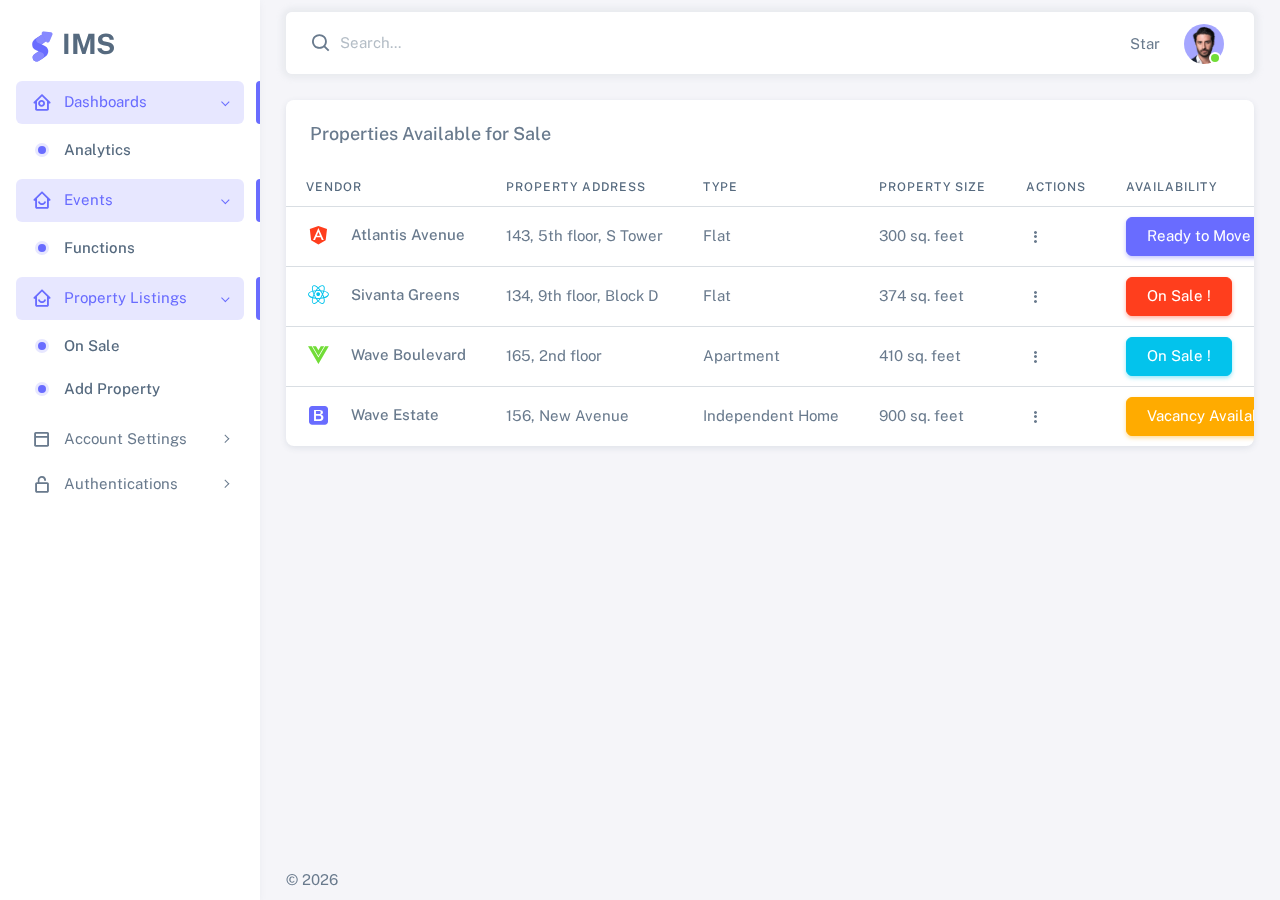
<file: html/on sale.html>
<!DOCTYPE html>

<html
  lang="en"
  class="light-style layout-menu-fixed layout-compact"
  dir="ltr"
  data-theme="theme-default"
  data-assets-path="../assets/"
  data-template="vertical-menu-template-free">
  <head>
    <meta charset="utf-8" />
    <meta
      name="viewport"
      content="width=device-width, initial-scale=1.0, user-scalable=no, minimum-scale=1.0, maximum-scale=1.0" />

    <title>EVENTS</title>

    <meta name="description" content="" />

    <!-- Favicon -->
    <link rel="icon" type="image/x-icon" href="../assets/img/favicon/favicon.ico" />

    <!-- Fonts -->
    <link rel="preconnect" href="https://fonts.googleapis.com" />
    <link rel="preconnect" href="https://fonts.gstatic.com" crossorigin />
    <link
      href="https://fonts.googleapis.com/css2?family=Public+Sans:ital,wght@0,300;0,400;0,500;0,600;0,700;1,300;1,400;1,500;1,600;1,700&display=swap"
      rel="stylesheet" />

    <link rel="stylesheet" href="../assets/vendor/fonts/boxicons.css" />

    <!-- Core CSS -->
    <link rel="stylesheet" href="../assets/vendor/css/core.css" class="template-customizer-core-css" />
    <link rel="stylesheet" href="../assets/vendor/css/theme-default.css" class="template-customizer-theme-css" />
    <link rel="stylesheet" href="../assets/css/demo.css" />

    <!-- Vendors CSS -->
    <link rel="stylesheet" href="../assets/vendor/libs/perfect-scrollbar/perfect-scrollbar.css" />

    <!-- Page CSS -->

    <!-- Helpers -->
    <script src="../assets/vendor/js/helpers.js"></script>
    <!--! Template customizer & Theme config files MUST be included after core stylesheets and helpers.js in the <head> section -->
    <!--? Config:  Mandatory theme config file contain global vars & default theme options, Set your preferred theme option in this file.  -->
    <script src="../assets/js/config.js"></script>
  </head>

  <body>
    <!-- Layout wrapper -->
    <div class="layout-wrapper layout-content-navbar">
      <div class="layout-container">
        <!-- Menu -->

        <aside id="layout-menu" class="layout-menu menu-vertical menu bg-menu-theme">
          <div class="app-brand demo">
            <a href="index.html" class="app-brand-link">
              <span class="app-brand-logo demo">
                <svg
                  width="25"
                  viewBox="0 0 25 42"
                  version="1.1"
                  xmlns="http://www.w3.org/2000/svg"
                  xmlns:xlink="http://www.w3.org/1999/xlink">
                  <defs>
                    <path
                      d="M13.7918663,0.358365126 L3.39788168,7.44174259 C0.566865006,9.69408886 -0.379795268,12.4788597 0.557900856,15.7960551 C0.68998853,16.2305145 1.09562888,17.7872135 3.12357076,19.2293357 C3.8146334,19.7207684 5.32369333,20.3834223 7.65075054,21.2172976 L7.59773219,21.2525164 L2.63468769,24.5493413 C0.445452254,26.3002124 0.0884951797,28.5083815 1.56381646,31.1738486 C2.83770406,32.8170431 5.20850219,33.2640127 7.09180128,32.5391577 C8.347334,32.0559211 11.4559176,30.0011079 16.4175519,26.3747182 C18.0338572,24.4997857 18.6973423,22.4544883 18.4080071,20.2388261 C17.963753,17.5346866 16.1776345,15.5799961 13.0496516,14.3747546 L10.9194936,13.4715819 L18.6192054,7.984237 L13.7918663,0.358365126 Z"
                      id="path-1"></path>
                    <path
                      d="M5.47320593,6.00457225 C4.05321814,8.216144 4.36334763,10.0722806 6.40359441,11.5729822 C8.61520715,12.571656 10.0999176,13.2171421 10.8577257,13.5094407 L15.5088241,14.433041 L18.6192054,7.984237 C15.5364148,3.11535317 13.9273018,0.573395879 13.7918663,0.358365126 C13.5790555,0.511491653 10.8061687,2.3935607 5.47320593,6.00457225 Z"
                      id="path-3"></path>
                    <path
                      d="M7.50063644,21.2294429 L12.3234468,23.3159332 C14.1688022,24.7579751 14.397098,26.4880487 13.008334,28.506154 C11.6195701,30.5242593 10.3099883,31.790241 9.07958868,32.3040991 C5.78142938,33.4346997 4.13234973,34 4.13234973,34 C4.13234973,34 2.75489982,33.0538207 2.37032616e-14,31.1614621 C-0.55822714,27.8186216 -0.55822714,26.0572515 -4.05231404e-15,25.8773518 C0.83734071,25.6075023 2.77988457,22.8248993 3.3049379,22.52991 C3.65497346,22.3332504 5.05353963,21.8997614 7.50063644,21.2294429 Z"
                      id="path-4"></path>
                    <path
                      d="M20.6,7.13333333 L25.6,13.8 C26.2627417,14.6836556 26.0836556,15.9372583 25.2,16.6 C24.8538077,16.8596443 24.4327404,17 24,17 L14,17 C12.8954305,17 12,16.1045695 12,15 C12,14.5672596 12.1403557,14.1461923 12.4,13.8 L17.4,7.13333333 C18.0627417,6.24967773 19.3163444,6.07059163 20.2,6.73333333 C20.3516113,6.84704183 20.4862915,6.981722 20.6,7.13333333 Z"
                      id="path-5"></path>
                  </defs>
                  <g id="g-app-brand" stroke="none" stroke-width="1" fill="none" fill-rule="evenodd">
                    <g id="Brand-Logo" transform="translate(-27.000000, -15.000000)">
                      <g id="Icon" transform="translate(27.000000, 15.000000)">
                        <g id="Mask" transform="translate(0.000000, 8.000000)">
                          <mask id="mask-2" fill="white">
                            <use xlink:href="#path-1"></use>
                          </mask>
                          <use fill="#696cff" xlink:href="#path-1"></use>
                          <g id="Path-3" mask="url(#mask-2)">
                            <use fill="#696cff" xlink:href="#path-3"></use>
                            <use fill-opacity="0.2" fill="#FFFFFF" xlink:href="#path-3"></use>
                          </g>
                          <g id="Path-4" mask="url(#mask-2)">
                            <use fill="#696cff" xlink:href="#path-4"></use>
                            <use fill-opacity="0.2" fill="#FFFFFF" xlink:href="#path-4"></use>
                          </g>
                        </g>
                        <g
                          id="Triangle"
                          transform="translate(19.000000, 11.000000) rotate(-300.000000) translate(-19.000000, -11.000000) ">
                          <use fill="#696cff" xlink:href="#path-5"></use>
                          <use fill-opacity="0.2" fill="#FFFFFF" xlink:href="#path-5"></use>
                        </g>
                      </g>
                    </g>
                  </g>
                </svg>
              </span>
              <span class="app-brand-text demo menu-text fw-bold ms-2">IMS</span>
            </a>

            <a href="javascript:void(0);" class="layout-menu-toggle menu-link text-large ms-auto d-block d-xl-none">
              <i class="bx bx-chevron-left bx-sm align-middle"></i>
            </a>
          </div>

          <div class="menu-inner-shadow"></div>

          <ul class="menu-inner py-1">
            <!-- Dashboards -->
            <li class="menu-item active open">
              <a href="javascript:void(0);" class="menu-link menu-toggle">
                <i class="menu-icon tf-icons bx bx-home-circle"></i>
                <div data-i18n="Dashboards">Dashboards</div>
              </a>
              <ul class="menu-sub">
                
                <li class="menu-item active">
                  <a href="index.html" class="menu-link">
                    <div data-i18n="Analytics">Analytics</div>
                  </a>
                </li>  
              </ul>
            </li>           
            
            <li class="menu-item active open">
              <a href="javascript:void(0);" class="menu-link menu-toggle">
                <i class="menu-icon tf-icons bx bx-home-smile"></i>
                <div data-i18n="Dashboards">Events</div>
              </a>
              <ul class="menu-sub">
                
                <li class="menu-item active">
                  <a href="event.html" class="menu-link">
                    <div data-i18n="Analytics">Functions</div>
                  </a>
                </li>  
              </ul>
            </li>    
            <li class="menu-item active open">
              <a href="javascript:void(0);" class="menu-link menu-toggle">
                <i class="menu-icon tf-icons bx bx-home-smile"></i>
                <div data-i18n="Dashboards">Property Listings</div>
              </a>
              <ul class="menu-sub">
                
                <li class="menu-item active">
                  <a href="on sale.html" class="menu-link">
                    <div data-i18n="Analytics">On Sale</div>
                  </a>
                </li>  
                <li class="menu-item active">
                  <a href="add property.html" class="menu-link">
                    <div data-i18n="Analytics">Add Property</div>
                  </a>
                </li> 
              </ul>
            </li>     
            <!-- Pages -->
            <li class="menu-item">
              <a href="javascript:void(0);" class="menu-link menu-toggle">
                <i class="menu-icon tf-icons bx bx-dock-top"></i>
                <div data-i18n="Account Settings">Account Settings</div>
              </a>
              <ul class="menu-sub">
                <li class="menu-item">
                  <a href="pages-account-settings-account.html" class="menu-link">
                    <div data-i18n="Account">Account</div>
                  </a>
                </li>
                <li class="menu-item">
                  <a href="pages-account-settings-notifications.html" class="menu-link">
                    <div data-i18n="Notifications">Notifications</div>
                  </a>
                </li>
                
              </ul>
            </li>
            <li class="menu-item">
              <a href="javascript:void(0);" class="menu-link menu-toggle">
                <i class="menu-icon tf-icons bx bx-lock-open-alt"></i>
                <div data-i18n="Authentications">Authentications</div>
              </a>
              <ul class="menu-sub">
                <li class="menu-item">
                  <a href="auth-login-basic.html" class="menu-link" target="_blank">
                    <div data-i18n="Basic">Login</div>
                  </a>
                </li>
                <li class="menu-item">
                  <a href="auth-register-basic.html" class="menu-link" target="_blank">
                    <div data-i18n="Basic">Register</div>
                  </a>
                </li>
                <li class="menu-item">
                  <a href="auth-forgot-password-basic.html" class="menu-link" target="_blank">
                    <div data-i18n="Basic">Forgot Password</div>
                  </a>
                </li>
              </ul>
            </li>
            </ul>

           

           
        </aside>
        <!-- / Menu -->

        <!-- Layout container -->
        <div class="layout-page">
          <!-- Navbar -->

          <nav
            class="layout-navbar container-xxl navbar navbar-expand-xl navbar-detached align-items-center bg-navbar-theme"
            id="layout-navbar">
            <div class="layout-menu-toggle navbar-nav align-items-xl-center me-3 me-xl-0 d-xl-none">
              <a class="nav-item nav-link px-0 me-xl-4" href="javascript:void(0)">
                <i class="bx bx-menu bx-sm"></i>
              </a>
            </div>

            <div class="navbar-nav-right d-flex align-items-center" id="navbar-collapse">
              <!-- Search -->
              <div class="navbar-nav align-items-center">
                <div class="nav-item d-flex align-items-center">
                  <i class="bx bx-search fs-4 lh-0"></i>
                  <input
                    type="text"
                    class="form-control border-0 shadow-none ps-1 ps-sm-2"
                    placeholder="Search..."
                    aria-label="Search..." />
                </div>
              </div>
              <!-- /Search -->

              <ul class="navbar-nav flex-row align-items-center ms-auto">
                <!-- Place this tag where you want the button to render. -->
                <li class="nav-item lh-1 me-3">
                  <a
                    class="github-button"
                    data-icon="octicon-star"
                    data-size="large"
                    data-show-count="true"
                    aria-label="Star themeselection/sneat-html-admin-template-free on GitHub"
                    >Star</a
                  >
                </li>

                <!-- User -->
                <li class="nav-item navbar-dropdown dropdown-user dropdown">
                  <a class="nav-link dropdown-toggle hide-arrow" href="javascript:void(0);" data-bs-toggle="dropdown">
                    <div class="avatar avatar-online">
                      <img src="../assets/img/avatars/1.png" alt class="w-px-40 h-auto rounded-circle" />
                    </div>
                  </a>
                  <ul class="dropdown-menu dropdown-menu-end">
                    <li>
                      <a class="dropdown-item" href="#">
                        <div class="d-flex">
                          <div class="flex-shrink-0 me-3">
                            <div class="avatar avatar-online">
                              <img src="../assets/img/avatars/1.png" alt class="w-px-40 h-auto rounded-circle" />
                            </div>
                          </div>
                          <div class="flex-grow-1">
                            <span class="fw-medium d-block">John Doe</span>
                            <small class="text-muted">Admin</small>
                          </div>
                        </div>
                      </a>
                    </li>
                    <li>
                      <div class="dropdown-divider"></div>
                    </li>
                    <li>
                      <a class="dropdown-item" href="#">
                        <i class="bx bx-user me-2"></i>
                        <span class="align-middle">My Profile</span>
                      </a>
                    </li>
                    <li>
                      <a class="dropdown-item" href="#">
                        <i class="bx bx-cog me-2"></i>
                        <span class="align-middle">Settings</span>
                      </a>
                    </li>
                    <li>
                      <a class="dropdown-item" href="#">
                        <span class="d-flex align-items-center align-middle">
                          <i class="flex-shrink-0 bx bx-credit-card me-2"></i>
                          <span class="flex-grow-1 align-middle ms-1">Billing</span>
                          <span class="flex-shrink-0 badge badge-center rounded-pill bg-danger w-px-20 h-px-20">4</span>
                        </span>
                      </a>
                    </li>
                    <li>
                      <div class="dropdown-divider"></div>
                    </li>
                    <li>
                      <a class="dropdown-item" href="javascript:void(0);">
                        <i class="bx bx-power-off me-2"></i>
                        <span class="align-middle">Log Out</span>
                      </a>
                    </li>
                  </ul>
                </li>
                <!--/ User -->
              </ul>
            </div>
          </nav>

          <!-- / Navbar -->

          <!-- Content wrapper -->
          <div class="content-wrapper">
            <!-- Content -->

            <div class="container-xxl flex-grow-1 container-p-y">
              

              

              
              

              

              

              <!-- Horizontal -->
              <div class="card">
                <h5 class="card-header">Properties Available for Sale</h5>
                <div class="table-responsive text-nowrap">
                  <table class="table table-hover">
                    <thead>
                      <tr>
                        <th>Vendor</th>
                        <th>Property Address</th>
                        <th>Type</th>
                        <th>Property Size</th>
                        <th>Actions</th>
                        <th>Availability</th>
                      </tr>
                    </thead>
                    <tbody class="table-border-bottom-0">
                      <tr>
                        <td>
                          <i class="bx bxl-angular bx-sm text-danger me-3"></i>
                          <span class="fw-medium">Atlantis Avenue</span>
                        </td>
                        <td>143, 5th floor, S Tower</td>
                        <td>Flat</td>
                        <td>300 sq. feet</td>
                        <td>
                          <div class="dropdown">
                            <button type="button" class="btn p-0 dropdown-toggle hide-arrow" data-bs-toggle="dropdown">
                              <i class="bx bx-dots-vertical-rounded"></i>
                            </button>
                            <div class="dropdown-menu">
                              <a class="dropdown-item" href="javascript:void(0);"
                                ><i class="bx bx-edit-alt me-1"></i> Edit</a
                              >
                              <a class="dropdown-item" href="javascript:void(0);"
                                ><i class="bx bx-trash me-1"></i> Delete</a
                              >
                            </div>
                          </div>
                        </td>
                        <td><button type="button" class="btn btn-primary">Ready to Move in !</button></td>
                      </tr>
                      <tr>
                        <td>
                          <i class="bx bxl-react bx-sm text-info me-3"></i> <span class="fw-medium">Sivanta Greens</span>
                        </td>
                        <td>134, 9th floor, Block D</td>
                        <td>Flat</td>
                        <td>374 sq. feet</td>
                        <td>
                          <div class="dropdown">
                            <button type="button" class="btn p-0 dropdown-toggle hide-arrow" data-bs-toggle="dropdown">
                              <i class="bx bx-dots-vertical-rounded"></i>
                            </button>
                            <div class="dropdown-menu">
                              <a class="dropdown-item" href="javascript:void(0);"
                                ><i class="bx bx-edit-alt me-1"></i> Edit</a
                              >
                              <a class="dropdown-item" href="javascript:void(0);"
                                ><i class="bx bx-trash me-1"></i> Delete</a
                              >
                            </div>
                          </div>
                        </td>
                        <td><button type="button" class="btn btn-danger">On Sale !</button></td>
                      </tr>
                      <tr>
                        <td>
                          <i class="bx bxl-vuejs bx-sm text-success me-3"></i>
                          <span class="fw-medium">Wave Boulevard</span>
                        </td>
                        <td>165, 2nd floor</td>
                        <td>Apartment</td>
                        <td>410 sq. feet</td>
                        <td>
                          <div class="dropdown">
                            <button type="button" class="btn p-0 dropdown-toggle hide-arrow" data-bs-toggle="dropdown">
                              <i class="bx bx-dots-vertical-rounded"></i>
                            </button>
                            <div class="dropdown-menu">
                              <a class="dropdown-item" href="javascript:void(0);"
                                ><i class="bx bx-edit-alt me-1"></i> Edit</a
                              >
                              <a class="dropdown-item" href="javascript:void(0);"
                                ><i class="bx bx-trash me-1"></i> Delete</a
                              >
                            </div>
                          </div>
                        </td>
                        <td><button type="button" class="btn btn-info">On Sale !</button></td>
                      </tr>
                      <tr>
                        <td>
                          <i class="bx bxl-bootstrap bx-sm text-primary me-3"></i>
                          <span class="fw-medium">Wave Estate</span>
                        </td>
                        <td>156, New Avenue</td>
                        <td>Independent Home</td>
                        <td>900 sq. feet</td>
                        <td>
                          <div class="dropdown">
                            <button type="button" class="btn p-0 dropdown-toggle hide-arrow" data-bs-toggle="dropdown">
                              <i class="bx bx-dots-vertical-rounded"></i>
                            </button>
                            <div class="dropdown-menu">
                              <a class="dropdown-item" href="javascript:void(0);"
                                ><i class="bx bx-edit-alt me-1"></i> Edit</a
                              >
                              <a class="dropdown-item" href="javascript:void(0);"
                                ><i class="bx bx-trash me-1"></i> Delete</a
                              >
                            </div>
                          </div>
                        </td>
                        <td><button type="button" class="btn btn-warning">Vacancy Available !</button></td>
                      </tr>
                    </tbody>
                  </table>
                </div>
              </div>
              <!--/ Hoverable Table rows -->
                            <!--/ Card layout -->
            </div>
            <!-- / Content -->

            <!-- Footer -->
            <footer class="content-footer footer bg-footer-theme">
              <div class="container-xxl d-flex flex-wrap justify-content-between py-2 flex-md-row flex-column">
                <div class="mb-2 mb-md-0">
                  ©
                  <script>
                    document.write(new Date().getFullYear());
                  </script>
                </div>
                

                  
                 
                </div>
              </div>
            </footer>
            <!-- / Footer -->

            <div class="content-backdrop fade"></div>
          </div>
          <!-- Content wrapper -->
        </div>
        <!-- / Layout page -->
      </div>

      <!-- Overlay -->
      <div class="layout-overlay layout-menu-toggle"></div>
    </div>
    <!-- / Layout wrapper -->

    

    <!-- Core JS -->
    <!-- build:js assets/vendor/js/core.js -->

    <script src="../assets/vendor/libs/jquery/jquery.js"></script>
    <script src="../assets/vendor/libs/popper/popper.js"></script>
    <script src="../assets/vendor/js/bootstrap.js"></script>
    <script src="../assets/vendor/libs/perfect-scrollbar/perfect-scrollbar.js"></script>
    <script src="../assets/vendor/js/menu.js"></script>

    <!-- endbuild -->

    <!-- Vendors JS -->
    <script src="../assets/vendor/libs/masonry/masonry.js"></script>

    <!-- Main JS -->
    <script src="../assets/js/main.js"></script>

    <!-- Page JS -->

    <!-- Place this tag in your head or just before your close body tag. -->
    <script async defer src="https://buttons.github.io/buttons.js"></script>
  </body>
</html>
</file>
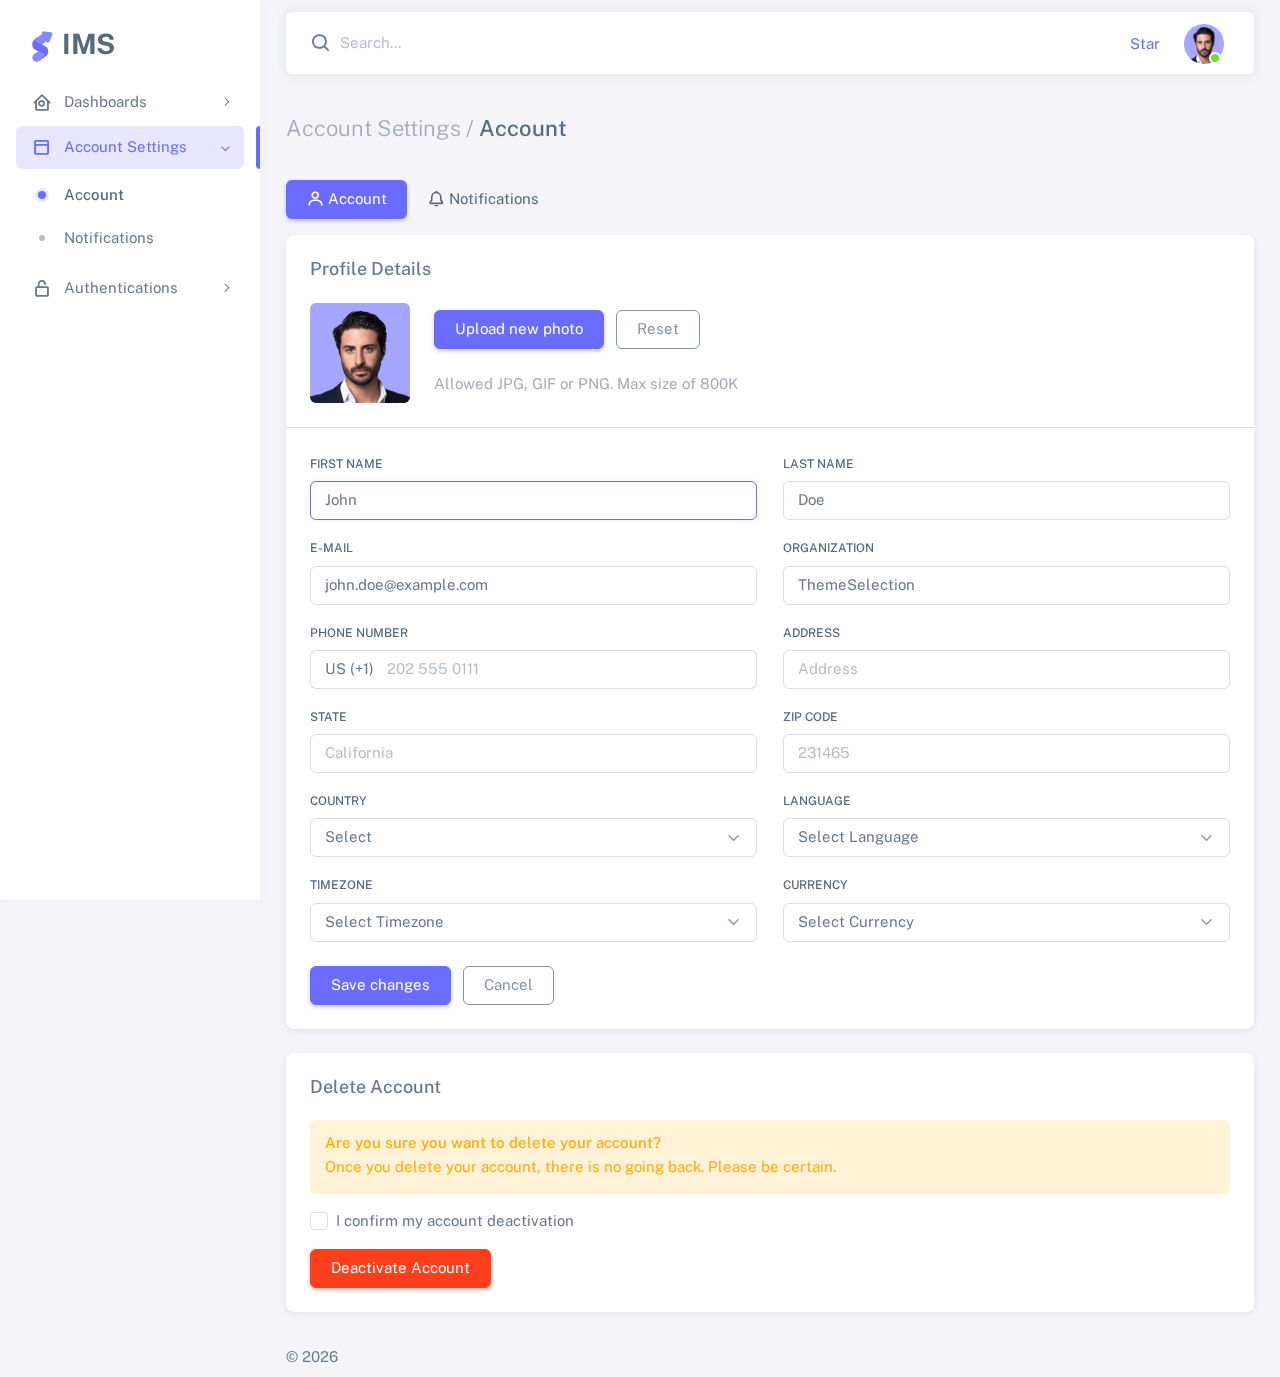
<file: html/pages-account-settings-account.html>
<!DOCTYPE html>

<html
  lang="en"
  class="light-style layout-menu-fixed layout-compact"
  dir="ltr"
  data-theme="theme-default"
  data-assets-path="../assets/"
  data-template="vertical-menu-template-free">
  <head>
    <meta charset="utf-8" />
    <meta
      name="viewport"
      content="width=device-width, initial-scale=1.0, user-scalable=no, minimum-scale=1.0, maximum-scale=1.0" />

    <title>Account settings</title>

    <meta name="description" content="" />

    <!-- Favicon -->
    <link rel="icon" type="image/x-icon" href="../assets/img/favicon/favicon.ico" />

    <!-- Fonts -->
    <link rel="preconnect" href="https://fonts.googleapis.com" />
    <link rel="preconnect" href="https://fonts.gstatic.com" crossorigin />
    <link
      href="https://fonts.googleapis.com/css2?family=Public+Sans:ital,wght@0,300;0,400;0,500;0,600;0,700;1,300;1,400;1,500;1,600;1,700&display=swap"
      rel="stylesheet" />

    <link rel="stylesheet" href="../assets/vendor/fonts/boxicons.css" />

    <!-- Core CSS -->
    <link rel="stylesheet" href="../assets/vendor/css/core.css" class="template-customizer-core-css" />
    <link rel="stylesheet" href="../assets/vendor/css/theme-default.css" class="template-customizer-theme-css" />
    <link rel="stylesheet" href="../assets/css/demo.css" />

    <!-- Vendors CSS -->
    <link rel="stylesheet" href="../assets/vendor/libs/perfect-scrollbar/perfect-scrollbar.css" />

    <!-- Page CSS -->

    <!-- Helpers -->
    <script src="../assets/vendor/js/helpers.js"></script>
    <!--! Template customizer & Theme config files MUST be included after core stylesheets and helpers.js in the <head> section -->
    <!--? Config:  Mandatory theme config file contain global vars & default theme options, Set your preferred theme option in this file.  -->
    <script src="../assets/js/config.js"></script>
  </head>

  <body>
    <!-- Layout wrapper -->
    <div class="layout-wrapper layout-content-navbar">
      <div class="layout-container">
        <!-- Menu -->

        <aside id="layout-menu" class="layout-menu menu-vertical menu bg-menu-theme">
          <div class="app-brand demo">
            <a href="index.html" class="app-brand-link">
              <span class="app-brand-logo demo">
                <svg
                  width="25"
                  viewBox="0 0 25 42"
                  version="1.1"
                  xmlns="http://www.w3.org/2000/svg"
                  xmlns:xlink="http://www.w3.org/1999/xlink">
                  <defs>
                    <path
                      d="M13.7918663,0.358365126 L3.39788168,7.44174259 C0.566865006,9.69408886 -0.379795268,12.4788597 0.557900856,15.7960551 C0.68998853,16.2305145 1.09562888,17.7872135 3.12357076,19.2293357 C3.8146334,19.7207684 5.32369333,20.3834223 7.65075054,21.2172976 L7.59773219,21.2525164 L2.63468769,24.5493413 C0.445452254,26.3002124 0.0884951797,28.5083815 1.56381646,31.1738486 C2.83770406,32.8170431 5.20850219,33.2640127 7.09180128,32.5391577 C8.347334,32.0559211 11.4559176,30.0011079 16.4175519,26.3747182 C18.0338572,24.4997857 18.6973423,22.4544883 18.4080071,20.2388261 C17.963753,17.5346866 16.1776345,15.5799961 13.0496516,14.3747546 L10.9194936,13.4715819 L18.6192054,7.984237 L13.7918663,0.358365126 Z"
                      id="path-1"></path>
                    <path
                      d="M5.47320593,6.00457225 C4.05321814,8.216144 4.36334763,10.0722806 6.40359441,11.5729822 C8.61520715,12.571656 10.0999176,13.2171421 10.8577257,13.5094407 L15.5088241,14.433041 L18.6192054,7.984237 C15.5364148,3.11535317 13.9273018,0.573395879 13.7918663,0.358365126 C13.5790555,0.511491653 10.8061687,2.3935607 5.47320593,6.00457225 Z"
                      id="path-3"></path>
                    <path
                      d="M7.50063644,21.2294429 L12.3234468,23.3159332 C14.1688022,24.7579751 14.397098,26.4880487 13.008334,28.506154 C11.6195701,30.5242593 10.3099883,31.790241 9.07958868,32.3040991 C5.78142938,33.4346997 4.13234973,34 4.13234973,34 C4.13234973,34 2.75489982,33.0538207 2.37032616e-14,31.1614621 C-0.55822714,27.8186216 -0.55822714,26.0572515 -4.05231404e-15,25.8773518 C0.83734071,25.6075023 2.77988457,22.8248993 3.3049379,22.52991 C3.65497346,22.3332504 5.05353963,21.8997614 7.50063644,21.2294429 Z"
                      id="path-4"></path>
                    <path
                      d="M20.6,7.13333333 L25.6,13.8 C26.2627417,14.6836556 26.0836556,15.9372583 25.2,16.6 C24.8538077,16.8596443 24.4327404,17 24,17 L14,17 C12.8954305,17 12,16.1045695 12,15 C12,14.5672596 12.1403557,14.1461923 12.4,13.8 L17.4,7.13333333 C18.0627417,6.24967773 19.3163444,6.07059163 20.2,6.73333333 C20.3516113,6.84704183 20.4862915,6.981722 20.6,7.13333333 Z"
                      id="path-5"></path>
                  </defs>
                  <g id="g-app-brand" stroke="none" stroke-width="1" fill="none" fill-rule="evenodd">
                    <g id="Brand-Logo" transform="translate(-27.000000, -15.000000)">
                      <g id="Icon" transform="translate(27.000000, 15.000000)">
                        <g id="Mask" transform="translate(0.000000, 8.000000)">
                          <mask id="mask-2" fill="white">
                            <use xlink:href="#path-1"></use>
                          </mask>
                          <use fill="#696cff" xlink:href="#path-1"></use>
                          <g id="Path-3" mask="url(#mask-2)">
                            <use fill="#696cff" xlink:href="#path-3"></use>
                            <use fill-opacity="0.2" fill="#FFFFFF" xlink:href="#path-3"></use>
                          </g>
                          <g id="Path-4" mask="url(#mask-2)">
                            <use fill="#696cff" xlink:href="#path-4"></use>
                            <use fill-opacity="0.2" fill="#FFFFFF" xlink:href="#path-4"></use>
                          </g>
                        </g>
                        <g
                          id="Triangle"
                          transform="translate(19.000000, 11.000000) rotate(-300.000000) translate(-19.000000, -11.000000) ">
                          <use fill="#696cff" xlink:href="#path-5"></use>
                          <use fill-opacity="0.2" fill="#FFFFFF" xlink:href="#path-5"></use>
                        </g>
                      </g>
                    </g>
                  </g>
                </svg>
              </span>
              <span class="app-brand-text demo menu-text fw-bold ms-2">IMS</span>
            </a>

            <a href="javascript:void(0);" class="layout-menu-toggle menu-link text-large ms-auto d-block d-xl-none">
              <i class="bx bx-chevron-left bx-sm align-middle"></i>
            </a>
          </div>

          <div class="menu-inner-shadow"></div>

          <ul class="menu-inner py-1">
            <!-- Dashboards -->
            <li class="menu-item">
              <a href="javascript:void(0);" class="menu-link menu-toggle">
                <i class="menu-icon tf-icons bx bx-home-circle"></i>
                <div data-i18n="Dashboards">Dashboards</div>
              </a>
              <ul class="menu-sub">
                
                <li class="menu-item">
                  <a href="index.html" class="menu-link">
                    <div data-i18n="Analytics">Analytics</div>
                  </a>
                </li>
                <li class="menu-item active open">
                  <a href="javascript:void(0);" class="menu-link menu-toggle">
                    <i class="menu-icon tf-icons bx bx-home-smile"></i>
                    <div data-i18n="Dashboards">Property Listings</div>
                  </a>
                  <ul class="menu-sub">
                    
                    <li class="menu-item active">
                      <a href="on sale.html" class="menu-link">
                        <div data-i18n="Analytics">On Sale</div>
                      </a>
                    </li>  
                    <li class="menu-item active">
                      <a href="add property.html" class="menu-link">
                        <div data-i18n="Analytics">Add Property</div>
                      </a>
                    </li> 
                  </ul>
                </li>
                
                
                
              </ul>
            </li>

           

           

           
           
           
            
            
            <!-- Pages -->
            <li class="menu-item active open">
              <a href="javascript:void(0);" class="menu-link menu-toggle">
                <i class="menu-icon tf-icons bx bx-dock-top"></i>
                <div data-i18n="Account Settings">Account Settings</div>
              </a>
              <ul class="menu-sub">
                <li class="menu-item active">
                  <a href="pages-account-settings-account.html" class="menu-link">
                    <div data-i18n="Account">Account</div>
                  </a>
                </li>
                <li class="menu-item">
                  <a href="pages-account-settings-notifications.html" class="menu-link">
                    <div data-i18n="Notifications">Notifications</div>
                  </a>
                </li>
                
              </ul>
            </li>
            <li class="menu-item">
              <a href="javascript:void(0);" class="menu-link menu-toggle">
                <i class="menu-icon tf-icons bx bx-lock-open-alt"></i>
                <div data-i18n="Authentications">Authentications</div>
              </a>
              <ul class="menu-sub">
                <li class="menu-item">
                  <a href="auth-login-basic.html" class="menu-link" target="_blank">
                    <div data-i18n="Basic">Login</div>
                  </a>
                </li>
                <li class="menu-item">
                  <a href="auth-register-basic.html" class="menu-link" target="_blank">
                    <div data-i18n="Basic">Register</div>
                  </a>
                </li>
                <li class="menu-item">
                  <a href="auth-forgot-password-basic.html" class="menu-link" target="_blank">
                    <div data-i18n="Basic">Forgot Password</div>
                  </a>
                </li>
              </ul>
            </li>
            
            
        </aside>
        <!-- / Menu -->

        <!-- Layout container -->
        <div class="layout-page">
          <!-- Navbar -->

          <nav
            class="layout-navbar container-xxl navbar navbar-expand-xl navbar-detached align-items-center bg-navbar-theme"
            id="layout-navbar">
            <div class="layout-menu-toggle navbar-nav align-items-xl-center me-3 me-xl-0 d-xl-none">
              <a class="nav-item nav-link px-0 me-xl-4" href="javascript:void(0)">
                <i class="bx bx-menu bx-sm"></i>
              </a>
            </div>

            <div class="navbar-nav-right d-flex align-items-center" id="navbar-collapse">
              <!-- Search -->
              <div class="navbar-nav align-items-center">
                <div class="nav-item d-flex align-items-center">
                  <i class="bx bx-search fs-4 lh-0"></i>
                  <input
                    type="text"
                    class="form-control border-0 shadow-none ps-1 ps-sm-2"
                    placeholder="Search..."
                    aria-label="Search..." />
                </div>
              </div>
              <!-- /Search -->

              <ul class="navbar-nav flex-row align-items-center ms-auto">
                <!-- Place this tag where you want the button to render. -->
                <li class="nav-item lh-1 me-3">
                  <a
                    class="github-button"
                    href="https://github.com/themeselection/sneat-html-admin-template-free"
                    data-icon="octicon-star"
                    data-size="large"
                    data-show-count="true"
                    aria-label="Star themeselection/sneat-html-admin-template-free on GitHub"
                    >Star</a
                  >
                </li>

                <!-- User -->
                <li class="nav-item navbar-dropdown dropdown-user dropdown">
                  <a class="nav-link dropdown-toggle hide-arrow" href="javascript:void(0);" data-bs-toggle="dropdown">
                    <div class="avatar avatar-online">
                      <img src="../assets/img/avatars/1.png" alt class="w-px-40 h-auto rounded-circle" />
                    </div>
                  </a>
                  <ul class="dropdown-menu dropdown-menu-end">
                    <li>
                      <a class="dropdown-item" href="#">
                        <div class="d-flex">
                          <div class="flex-shrink-0 me-3">
                            <div class="avatar avatar-online">
                              <img src="../assets/img/avatars/1.png" alt class="w-px-40 h-auto rounded-circle" />
                            </div>
                          </div>
                          <div class="flex-grow-1">
                            <span class="fw-medium d-block">John Doe</span>
                            <small class="text-muted">Admin</small>
                          </div>
                        </div>
                      </a>
                    </li>
                    <li>
                      <div class="dropdown-divider"></div>
                    </li>
                    <li>
                      <a class="dropdown-item" href="#">
                        <i class="bx bx-user me-2"></i>
                        <span class="align-middle">My Profile</span>
                      </a>
                    </li>
                    <li>
                      <a class="dropdown-item" href="#">
                        <i class="bx bx-cog me-2"></i>
                        <span class="align-middle">Settings</span>
                      </a>
                    </li>
                    <li>
                      <a class="dropdown-item" href="#">
                        <span class="d-flex align-items-center align-middle">
                          <i class="flex-shrink-0 bx bx-credit-card me-2"></i>
                          <span class="flex-grow-1 align-middle ms-1">Billing</span>
                          <span class="flex-shrink-0 badge badge-center rounded-pill bg-danger w-px-20 h-px-20">4</span>
                        </span>
                      </a>
                    </li>
                    <li>
                      <div class="dropdown-divider"></div>
                    </li>
                    <li>
                      <a class="dropdown-item" href="javascript:void(0);">
                        <i class="bx bx-power-off me-2"></i>
                        <span class="align-middle">Log Out</span>
                      </a>
                    </li>
                  </ul>
                </li>
                <!--/ User -->
              </ul>
            </div>
          </nav>

          <!-- / Navbar -->

          <!-- Content wrapper -->
          <div class="content-wrapper">
            <!-- Content -->

            <div class="container-xxl flex-grow-1 container-p-y">
              <h4 class="py-3 mb-4"><span class="text-muted fw-light">Account Settings /</span> Account</h4>

              <div class="row">
                <div class="col-md-12">
                  <ul class="nav nav-pills flex-column flex-md-row mb-3">
                    <li class="nav-item">
                      <a class="nav-link active" href="javascript:void(0);"><i class="bx bx-user me-1"></i> Account</a>
                    </li>
                    <li class="nav-item">
                      <a class="nav-link" href="pages-account-settings-notifications.html"
                        ><i class="bx bx-bell me-1"></i> Notifications</a
                      >
                    </li>
                    
                  </ul>
                  <div class="card mb-4">
                    <h5 class="card-header">Profile Details</h5>
                    <!-- Account -->
                    <div class="card-body">
                      <div class="d-flex align-items-start align-items-sm-center gap-4">
                        <img
                          src="../assets/img/avatars/1.png"
                          alt="user-avatar"
                          class="d-block rounded"
                          height="100"
                          width="100"
                          id="uploadedAvatar" />
                        <div class="button-wrapper">
                          <label for="upload" class="btn btn-primary me-2 mb-4" tabindex="0">
                            <span class="d-none d-sm-block">Upload new photo</span>
                            <i class="bx bx-upload d-block d-sm-none"></i>
                            <input
                              type="file"
                              id="upload"
                              class="account-file-input"
                              hidden
                              accept="image/png, image/jpeg" />
                          </label>
                          <button type="button" class="btn btn-outline-secondary account-image-reset mb-4">
                            <i class="bx bx-reset d-block d-sm-none"></i>
                            <span class="d-none d-sm-block">Reset</span>
                          </button>

                          <p class="text-muted mb-0">Allowed JPG, GIF or PNG. Max size of 800K</p>
                        </div>
                      </div>
                    </div>
                    <hr class="my-0" />
                    <div class="card-body">
                      <form id="formAccountSettings" method="POST" onsubmit="return false">
                        <div class="row">
                          <div class="mb-3 col-md-6">
                            <label for="firstName" class="form-label">First Name</label>
                            <input
                              class="form-control"
                              type="text"
                              id="firstName"
                              name="firstName"
                              value="John"
                              autofocus />
                          </div>
                          <div class="mb-3 col-md-6">
                            <label for="lastName" class="form-label">Last Name</label>
                            <input class="form-control" type="text" name="lastName" id="lastName" value="Doe" />
                          </div>
                          <div class="mb-3 col-md-6">
                            <label for="email" class="form-label">E-mail</label>
                            <input
                              class="form-control"
                              type="text"
                              id="email"
                              name="email"
                              value="john.doe@example.com"
                              placeholder="john.doe@example.com" />
                          </div>
                          <div class="mb-3 col-md-6">
                            <label for="organization" class="form-label">Organization</label>
                            <input
                              type="text"
                              class="form-control"
                              id="organization"
                              name="organization"
                              value="ThemeSelection" />
                          </div>
                          <div class="mb-3 col-md-6">
                            <label class="form-label" for="phoneNumber">Phone Number</label>
                            <div class="input-group input-group-merge">
                              <span class="input-group-text">US (+1)</span>
                              <input
                                type="text"
                                id="phoneNumber"
                                name="phoneNumber"
                                class="form-control"
                                placeholder="202 555 0111" />
                            </div>
                          </div>
                          <div class="mb-3 col-md-6">
                            <label for="address" class="form-label">Address</label>
                            <input type="text" class="form-control" id="address" name="address" placeholder="Address" />
                          </div>
                          <div class="mb-3 col-md-6">
                            <label for="state" class="form-label">State</label>
                            <input class="form-control" type="text" id="state" name="state" placeholder="California" />
                          </div>
                          <div class="mb-3 col-md-6">
                            <label for="zipCode" class="form-label">Zip Code</label>
                            <input
                              type="text"
                              class="form-control"
                              id="zipCode"
                              name="zipCode"
                              placeholder="231465"
                              maxlength="6" />
                          </div>
                          <div class="mb-3 col-md-6">
                            <label class="form-label" for="country">Country</label>
                            <select id="country" class="select2 form-select">
                              <option value="">Select</option>
                              <option value="Australia">Australia</option>
                              <option value="Bangladesh">Bangladesh</option>
                              <option value="Belarus">Belarus</option>
                              <option value="Brazil">Brazil</option>
                              <option value="Canada">Canada</option>
                              <option value="China">China</option>
                              <option value="France">France</option>
                              <option value="Germany">Germany</option>
                              <option value="India">India</option>
                              <option value="Indonesia">Indonesia</option>
                              <option value="Israel">Israel</option>
                              <option value="Italy">Italy</option>
                              <option value="Japan">Japan</option>
                              <option value="Korea">Korea, Republic of</option>
                              <option value="Mexico">Mexico</option>
                              <option value="Philippines">Philippines</option>
                              <option value="Russia">Russian Federation</option>
                              <option value="South Africa">South Africa</option>
                              <option value="Thailand">Thailand</option>
                              <option value="Turkey">Turkey</option>
                              <option value="Ukraine">Ukraine</option>
                              <option value="United Arab Emirates">United Arab Emirates</option>
                              <option value="United Kingdom">United Kingdom</option>
                              <option value="United States">United States</option>
                            </select>
                          </div>
                          <div class="mb-3 col-md-6">
                            <label for="language" class="form-label">Language</label>
                            <select id="language" class="select2 form-select">
                              <option value="">Select Language</option>
                              <option value="en">English</option>
                              <option value="fr">French</option>
                              <option value="de">German</option>
                              <option value="pt">Portuguese</option>
                            </select>
                          </div>
                          <div class="mb-3 col-md-6">
                            <label for="timeZones" class="form-label">Timezone</label>
                            <select id="timeZones" class="select2 form-select">
                              <option value="">Select Timezone</option>
                              <option value="-12">(GMT-12:00) International Date Line West</option>
                              <option value="-11">(GMT-11:00) Midway Island, Samoa</option>
                              <option value="-10">(GMT-10:00) Hawaii</option>
                              <option value="-9">(GMT-09:00) Alaska</option>
                              <option value="-8">(GMT-08:00) Pacific Time (US & Canada)</option>
                              <option value="-8">(GMT-08:00) Tijuana, Baja California</option>
                              <option value="-7">(GMT-07:00) Arizona</option>
                              <option value="-7">(GMT-07:00) Chihuahua, La Paz, Mazatlan</option>
                              <option value="-7">(GMT-07:00) Mountain Time (US & Canada)</option>
                              <option value="-6">(GMT-06:00) Central America</option>
                              <option value="-6">(GMT-06:00) Central Time (US & Canada)</option>
                              <option value="-6">(GMT-06:00) Guadalajara, Mexico City, Monterrey</option>
                              <option value="-6">(GMT-06:00) Saskatchewan</option>
                              <option value="-5">(GMT-05:00) Bogota, Lima, Quito, Rio Branco</option>
                              <option value="-5">(GMT-05:00) Eastern Time (US & Canada)</option>
                              <option value="-5">(GMT-05:00) Indiana (East)</option>
                              <option value="-4">(GMT-04:00) Atlantic Time (Canada)</option>
                              <option value="-4">(GMT-04:00) Caracas, La Paz</option>
                            </select>
                          </div>
                          <div class="mb-3 col-md-6">
                            <label for="currency" class="form-label">Currency</label>
                            <select id="currency" class="select2 form-select">
                              <option value="">Select Currency</option>
                              <option value="usd">USD</option>
                              <option value="euro">Euro</option>
                              <option value="pound">Pound</option>
                              <option value="bitcoin">Bitcoin</option>
                            </select>
                          </div>
                        </div>
                        <div class="mt-2">
                          <button type="submit" class="btn btn-primary me-2">Save changes</button>
                          <button type="reset" class="btn btn-outline-secondary">Cancel</button>
                        </div>
                      </form>
                    </div>
                    <!-- /Account -->
                  </div>
                  <div class="card">
                    <h5 class="card-header">Delete Account</h5>
                    <div class="card-body">
                      <div class="mb-3 col-12 mb-0">
                        <div class="alert alert-warning">
                          <h6 class="alert-heading mb-1">Are you sure you want to delete your account?</h6>
                          <p class="mb-0">Once you delete your account, there is no going back. Please be certain.</p>
                        </div>
                      </div>
                      <form id="formAccountDeactivation" onsubmit="return false">
                        <div class="form-check mb-3">
                          <input
                            class="form-check-input"
                            type="checkbox"
                            name="accountActivation"
                            id="accountActivation" />
                          <label class="form-check-label" for="accountActivation"
                            >I confirm my account deactivation</label
                          >
                        </div>
                        <button type="submit" class="btn btn-danger deactivate-account">Deactivate Account</button>
                      </form>
                    </div>
                  </div>
                </div>
              </div>
            </div>
            <!-- / Content -->

            <!-- Footer -->
            <footer class="content-footer footer bg-footer-theme">
              <div class="container-xxl d-flex flex-wrap justify-content-between py-2 flex-md-row flex-column">
                <div class="mb-2 mb-md-0">
                  ©
                  <script>
                    document.write(new Date().getFullYear());
                  </script>
                  
                </div>
                
              </div>
            </footer>
            <!-- / Footer -->

            <div class="content-backdrop fade"></div>
          </div>
          <!-- Content wrapper -->
        </div>
        <!-- / Layout page -->
      </div>

      <!-- Overlay -->
      <div class="layout-overlay layout-menu-toggle"></div>
    </div>
    <!-- / Layout wrapper -->

    

    <!-- Core JS -->
    <!-- build:js assets/vendor/js/core.js -->

    <script src="../assets/vendor/libs/jquery/jquery.js"></script>
    <script src="../assets/vendor/libs/popper/popper.js"></script>
    <script src="../assets/vendor/js/bootstrap.js"></script>
    <script src="../assets/vendor/libs/perfect-scrollbar/perfect-scrollbar.js"></script>
    <script src="../assets/vendor/js/menu.js"></script>

    <!-- endbuild -->

    <!-- Vendors JS -->

    <!-- Main JS -->
    <script src="../assets/js/main.js"></script>

    <!-- Page JS -->
    <script src="../assets/js/pages-account-settings-account.js"></script>

    <!-- Place this tag in your head or just before your close body tag. -->
    <script async defer src="https://buttons.github.io/buttons.js"></script>
  </body>
</html>
</file>
<file: assets/vendor/css/theme-default.css>
@charset "UTF-8";
.layout-navbar-fixed .layout-wrapper:not(.layout-horizontal) .layout-page:before {
  content: "";
  width: 100%;
  height: 0.75rem;
  position: fixed;
  top: 0px;
  z-index: 10;
}

.bg-menu-theme .menu-header {
  position: relative;
}
.bg-menu-theme .menu-header:before {
  content: "";
  position: absolute;
  left: 0;
  top: 1.1875rem;
  width: 1rem;
  height: 1px;
  transition: all 0.3s ease-in-out;
}
.layout-wrapper:not(.layout-horizontal) .bg-menu-theme .menu-inner .menu-item .menu-link {
  border-radius: 0.375rem;
}
.layout-horizontal .bg-menu-theme .menu-inner > .menu-item > .menu-link {
  border-radius: 0.375rem;
}
@media (min-width: 1200px) {
  .layout-horizontal .bg-menu-theme .menu-inner > .menu-item {
    margin: 0.565rem 0;
  }
  .layout-horizontal .bg-menu-theme .menu-inner > .menu-item:not(:first-child) {
    margin-left: 0.0625rem;
  }
  .layout-horizontal .bg-menu-theme .menu-inner > .menu-item:not(:last-child) {
    margin-right: 0.0625rem;
  }
  .layout-horizontal .bg-menu-theme .menu-inner > .menu-item .menu-sub {
    box-shadow: 0 0.25rem 1rem rgba(161, 172, 184, 0.45);
    z-index: 1;
  }
}
.layout-wrapper:not(.layout-horizontal) .bg-menu-theme .menu-inner > .menu-item.active:before {
  content: "";
  position: absolute;
  right: 0;
  width: 0.25rem;
  height: 2.6845rem;
  border-radius: 0.375rem 0 0 0.375rem;
}
.bg-menu-theme .menu-sub > .menu-item > .menu-link:before {
  content: "";
  position: absolute;
  left: 1.4375rem;
  width: 0.375rem;
  height: 0.375rem;
  border-radius: 50%;
}
.layout-horizontal .bg-menu-theme .menu-sub > .menu-item > .menu-link:before {
  left: 1.3rem;
}
.bg-menu-theme .menu-horizontal-wrapper > .menu-inner > .menu-item > .menu-sub > .menu-item > .menu-link:before {
  display: none;
}
.bg-menu-theme .menu-sub > .menu-item.active > .menu-link:not(.menu-toggle):before {
  left: 1.1875rem;
  width: 0.875rem;
  height: 0.875rem;
}
.layout-horizontal .bg-menu-theme .menu-sub > .menu-item.active > .menu-link:not(.menu-toggle):before {
  left: 1.1rem;
}

.layout-menu-hover .layout-menu {
  box-shadow: 0 0.625rem 1.25rem rgba(161, 172, 184, 0.5);
  transition: all 0.3s ease-in-out;
}

.app-brand .layout-menu-toggle {
  position: absolute;
  left: 15rem;
  border-radius: 50%;
  opacity: 1;
}
.app-brand .layout-menu-toggle i {
  width: 1.5rem;
  height: 1.5rem;
  transition: all 0.3s ease-in-out;
  line-height: 1.05;
}
@media (max-width: 1199.98px) {
  .app-brand .layout-menu-toggle {
    display: none !important;
  }
  .layout-menu-expanded .app-brand .layout-menu-toggle {
    display: block !important;
  }
}

.menu-vertical .menu-item {
  position: relative;
}

.text-primary {
  color: #696cff !important;
}

.text-body[href]:hover {
  color: #5f61e6 !important;
}

.bg-primary {
  background-color: #696cff !important;
}

a.bg-primary:hover, a.bg-primary:focus {
  background-color: #6467f2 !important;
}

.dropdown-notifications-item:not(.mark-as-read) .dropdown-notifications-read span {
  background-color: #696cff;
}

.bg-label-primary {
  background-color: #e7e7ff !important;
  color: #696cff !important;
}

.border-label-primary {
  border: 3px solid #c3c4ff !important;
}

.border-light-primary {
  border: 3px solid rgba(105, 108, 255, 0.08);
}

.page-item.active .page-link, .page-item.active .page-link:hover, .page-item.active .page-link:focus,
.pagination li.active > a:not(.page-link),
.pagination li.active > a:not(.page-link):hover,
.pagination li.active > a:not(.page-link):focus {
  border-color: #696cff;
  background-color: #696cff;
  color: #fff;
  box-shadow: 0 0.125rem 0.25rem rgba(105, 108, 255, 0.4);
}

.progress-bar {
  background-color: #696cff;
  color: #fff;
  box-shadow: 0 2px 4px 0 rgba(105, 108, 255, 0.4);
}

.list-group-item-primary {
  border-color: #696cff;
  background-color: #e1e2ff;
  color: #696cff !important;
}

a.list-group-item-primary,
button.list-group-item-primary {
  color: #696cff;
}
a.list-group-item-primary:hover, a.list-group-item-primary:focus,
button.list-group-item-primary:hover,
button.list-group-item-primary:focus {
  border-color: #696cff;
  background-color: #d6d7f2;
  color: #696cff;
}
a.list-group-item-primary.active,
button.list-group-item-primary.active {
  border-color: #696cff !important;
  background-color: #696cff !important;
  color: #fff !important;
}

.list-group-item.active, .list-group-item.active:hover, .list-group-item.active:focus {
  border-color: #696cff;
  background-color: #696cff;
  color: #fff;
}

.alert-primary {
  background-color: #e7e7ff;
  border-color: #d2d3ff;
  color: #696cff;
}
.alert-primary .btn-close {
  background-image: url("data:image/svg+xml,%3Csvg width='150px' height='151px' viewBox='0 0 150 151' version='1.1' xmlns='http://www.w3.org/2000/svg' xmlns:xlink='http://www.w3.org/1999/xlink'%3E%3Cdefs%3E%3Cpolygon id='path-1' points='131.251657 0 74.9933705 56.25 18.7483426 0 0 18.75 56.2450278 75 0 131.25 18.7483426 150 74.9933705 93.75 131.251657 150 150 131.25 93.7549722 75 150 18.75'%3E%3C/polygon%3E%3C/defs%3E%3Cg id='🎨-%5BSetup%5D:-Colors-&amp;-Shadows' stroke='none' stroke-width='1' fill='none' fill-rule='evenodd'%3E%3Cg id='Artboard' transform='translate(-225.000000, -250.000000)'%3E%3Cg id='Icon-Color' transform='translate(225.000000, 250.500000)'%3E%3Cuse fill='%23696cff' xlink:href='%23path-1'%3E%3C/use%3E%3Cuse fill-opacity='0.5' fill='%23696cff' xlink:href='%23path-1'%3E%3C/use%3E%3C/g%3E%3C/g%3E%3C/g%3E%3C/svg%3E");
}
.alert-primary .alert-link {
  color: #696cff;
}

.alert-primary hr {
  background-color: #696cff !important;
}

.table-primary {
  --bs-table-bg: #e1e2ff;
  --bs-table-striped-bg: #dcdefb;
  --bs-table-striped-color: #435971;
  --bs-table-active-bg: #d1d4f1;
  --bs-table-active-color: #435971;
  --bs-table-hover-bg: #d8daf6;
  --bs-table-hover-color: #435971;
  color: #435971;
  border-color: #d1d4f1;
}
.table-primary th {
  border-bottom-color: inherit !important;
}
.table-primary .btn-icon {
  color: #435971;
}

.btn-primary {
  color: #fff;
  background-color: #696cff;
  border-color: #696cff;
  box-shadow: 0 0.125rem 0.25rem 0 rgba(105, 108, 255, 0.4);
}
.btn-primary:hover {
  color: #fff !important;
  background-color: #5f61e6 !important;
  border-color: #5f61e6 !important;
  transform: translateY(-1px) !important;
}
.btn-check:focus + .btn-primary, .btn-primary:focus, .btn-primary.focus {
  color: #fff;
  background-color: #5f61e6;
  border-color: #5f61e6;
  transform: translateY(0);
  box-shadow: none;
}
.btn-check:checked + .btn-primary, .btn-check:active + .btn-primary, .btn-primary:active, .btn-primary.active, .btn-primary.show.dropdown-toggle, .show > .btn-primary.dropdown-toggle {
  color: #fff !important;
  background-color: #595cd9 !important;
  border-color: #595cd9 !important;
}
.btn-check:checked + .btn-primary:focus, .btn-check:active + .btn-primary:focus, .btn-primary:active:focus, .btn-primary.active:focus, .btn-primary.show.dropdown-toggle:focus, .show > .btn-primary.dropdown-toggle:focus {
  box-shadow: none;
}
.btn-primary.disabled, .btn-primary:disabled {
  color: #fff !important;
  background-color: #696cff !important;
  border-color: #696cff !important;
  box-shadow: none !important;
}

.btn-outline-primary {
  color: #696cff;
  border-color: #696cff;
  background: transparent;
}
.btn-outline-primary:hover {
  color: #fff !important;
  background-color: #5f61e6 !important;
  border-color: #5f61e6 !important;
  box-shadow: 0 0.125rem 0.25rem 0 rgba(105, 108, 255, 0.4) !important;
  transform: translateY(-1px) !important;
}
.btn-check:focus + .btn-outline-primary, .btn-outline-primary:focus {
  color: #fff;
  background-color: #5f61e6;
  border-color: #5f61e6;
  box-shadow: none;
  transform: translateY(0);
}
.btn-check:checked + .btn-outline-primary, .btn-check:active + .btn-outline-primary, .btn-outline-primary:active, .btn-outline-primary.active, .btn-outline-primary.dropdown-toggle.show {
  color: #fff !important;
  background-color: #595cd9 !important;
  border-color: #595cd9 !important;
}
.btn-check:checked + .btn-outline-primary:focus, .btn-check:active + .btn-outline-primary:focus, .btn-outline-primary:active:focus, .btn-outline-primary.active:focus, .btn-outline-primary.dropdown-toggle.show:focus {
  box-shadow: none;
}
.btn-outline-primary.disabled, .btn-outline-primary:disabled {
  box-shadow: none !important;
  color: #696cff !important;
  background-color: transparent !important;
}

.btn-outline-primary .badge {
  background: #696cff;
  border-color: #696cff;
  color: #fff;
}

.btn-outline-primary:hover .badge,
.btn-outline-primary:focus:hover .badge,
.btn-outline-primary:active .badge,
.btn-outline-primary.active .badge,
.show > .btn-outline-primary.dropdown-toggle .badge {
  background: #fff;
  border-color: #fff;
  color: #696cff;
}

.dropdown-item:not(.disabled).active,
.dropdown-item:not(.disabled):active {
  background-color: rgba(105, 108, 255, 0.08);
  color: #696cff !important;
}

.dropdown-menu > li:not(.disabled) > a:not(.dropdown-item):active,
.dropdown-menu > li.active:not(.disabled) > a:not(.dropdown-item) {
  background-color: rgba(105, 108, 255, 0.08);
  color: #696cff !important;
}

.dt-button-collection .dropdown-item:not(.disabled):active {
  background-color: rgba(105, 108, 255, 0.08);
}

.nav .nav-link:hover, .nav .nav-link:focus {
  color: #5f61e6;
}

.nav-pills .nav-link.active, .nav-pills .nav-link.active:hover, .nav-pills .nav-link.active:focus {
  background-color: #696cff;
  color: #fff;
  box-shadow: 0 2px 4px 0 rgba(105, 108, 255, 0.4);
}

.form-control:focus,
.form-select:focus {
  border-color: #696cff !important;
}

.input-group:focus-within .form-control,
.input-group:focus-within .input-group-text {
  border-color: #696cff !important;
}

.form-check-input:focus {
  border-color: #696cff;
  box-shadow: 0 2px 4px 0 rgba(105, 108, 255, 0.4);
}
.form-check-input:disabled {
  background-color: #eceef1;
}
.form-check-input:checked, .form-check-input[type=checkbox]:indeterminate {
  background-color: #696cff;
  border-color: #696cff;
  box-shadow: 0 2px 4px 0 rgba(105, 108, 255, 0.4);
}

.custom-option.checked {
  border: 1px solid #696cff;
}

.form-switch .form-check-input:focus {
  background-image: url("data:image/svg+xml,%3csvg xmlns='http://www.w3.org/2000/svg' viewBox='-4 -4 8 8'%3e%3ccircle r='3' fill='%23696cff'/%3e%3c/svg%3e");
}
.form-switch .form-check-input:checked {
  background-image: url("data:image/svg+xml,%3csvg xmlns='http://www.w3.org/2000/svg' viewBox='-4 -4 8 8'%3e%3ccircle r='3' fill='%23fff'/%3e%3c/svg%3e");
}

.form-control:focus ~ .form-label {
  border-color: #696cff;
}
.form-control:focus ~ .form-label::after {
  border-color: inherit;
}

.divider.divider-primary .divider-text:before, .divider.divider-primary .divider-text:after {
  border-color: #696cff;
}

.navbar.bg-primary {
  background-color: #696cff !important;
  color: #e0e1ff;
}
.navbar.bg-primary .navbar-brand,
.navbar.bg-primary .navbar-brand a {
  color: #fff;
}
.navbar.bg-primary .navbar-brand:hover, .navbar.bg-primary .navbar-brand:focus,
.navbar.bg-primary .navbar-brand a:hover,
.navbar.bg-primary .navbar-brand a:focus {
  color: #fff;
}
.navbar.bg-primary .navbar-search-wrapper .navbar-search-icon,
.navbar.bg-primary .navbar-search-wrapper .search-input {
  color: #e0e1ff;
}
.navbar.bg-primary .search-input-wrapper .search-input,
.navbar.bg-primary .search-input-wrapper .search-toggler {
  background-color: #696cff !important;
  color: #e0e1ff;
}
.navbar.bg-primary .navbar-nav > .nav-link,
.navbar.bg-primary .navbar-nav > .nav-item > .nav-link,
.navbar.bg-primary .navbar-nav > .nav > .nav-item > .nav-link {
  color: #e0e1ff;
}
.navbar.bg-primary .navbar-nav > .nav-link:hover, .navbar.bg-primary .navbar-nav > .nav-link:focus,
.navbar.bg-primary .navbar-nav > .nav-item > .nav-link:hover,
.navbar.bg-primary .navbar-nav > .nav-item > .nav-link:focus,
.navbar.bg-primary .navbar-nav > .nav > .nav-item > .nav-link:hover,
.navbar.bg-primary .navbar-nav > .nav > .nav-item > .nav-link:focus {
  color: #fff;
}
.navbar.bg-primary .navbar-nav > .nav-link.disabled,
.navbar.bg-primary .navbar-nav > .nav-item > .nav-link.disabled,
.navbar.bg-primary .navbar-nav > .nav > .nav-item > .nav-link.disabled {
  color: #b0b2ff !important;
}
.navbar.bg-primary .navbar-nav .show > .nav-link,
.navbar.bg-primary .navbar-nav .active > .nav-link,
.navbar.bg-primary .navbar-nav .nav-link.show,
.navbar.bg-primary .navbar-nav .nav-link.active {
  color: #fff;
}
.navbar.bg-primary .navbar-toggler {
  color: #e0e1ff;
  border-color: rgba(255, 255, 255, 0.15);
}
.navbar.bg-primary .navbar-toggler-icon {
  background-image: url("data:image/svg+xml,%3Csvg width='14px' height='11px' viewBox='0 0 14 11' version='1.1' xmlns='http://www.w3.org/2000/svg' xmlns:xlink='http://www.w3.org/1999/xlink'%3E%3Cdefs%3E%3Cpath d='M0,0 L14,0 L14,1.75 L0,1.75 L0,0 Z M0,4.375 L14,4.375 L14,6.125 L0,6.125 L0,4.375 Z M0,8.75 L14,8.75 L14,10.5 L0,10.5 L0,8.75 Z' id='path-1'%3E%3C/path%3E%3C/defs%3E%3Cg id='💎-UI-Elements' stroke='none' stroke-width='1' fill='none' fill-rule='evenodd'%3E%3Cg id='12)-Navbar' transform='translate(-1174.000000, -1290.000000)'%3E%3Cg id='Group' transform='translate(1174.000000, 1288.000000)'%3E%3Cg id='Icon-Color' transform='translate(0.000000, 2.000000)'%3E%3Cuse fill='rgba(255, 255, 255, 0.8)' xlink:href='%23path-1'%3E%3C/use%3E%3Cuse fill-opacity='0.1' fill='rgba(255, 255, 255, 0.8)' xlink:href='%23path-1'%3E%3C/use%3E%3C/g%3E%3C/g%3E%3C/g%3E%3C/g%3E%3C/svg%3E");
}
.navbar.bg-primary .navbar-text {
  color: #e0e1ff;
}
.navbar.bg-primary .navbar-text a {
  color: #fff;
}
.navbar.bg-primary .navbar-text a:hover, .navbar.bg-primary .navbar-text a:focus {
  color: #fff;
}
.navbar.bg-primary hr {
  border-color: rgba(255, 255, 255, 0.15);
}

.menu.bg-primary {
  background-color: #696cff !important;
  color: #e0e1ff;
}
.menu.bg-primary .menu-link,
.menu.bg-primary .menu-horizontal-prev,
.menu.bg-primary .menu-horizontal-next {
  color: #e0e1ff;
}
.menu.bg-primary .menu-link:hover, .menu.bg-primary .menu-link:focus,
.menu.bg-primary .menu-horizontal-prev:hover,
.menu.bg-primary .menu-horizontal-prev:focus,
.menu.bg-primary .menu-horizontal-next:hover,
.menu.bg-primary .menu-horizontal-next:focus {
  color: #fff;
}
.menu.bg-primary .menu-link.active,
.menu.bg-primary .menu-horizontal-prev.active,
.menu.bg-primary .menu-horizontal-next.active {
  color: #fff;
}
.menu.bg-primary .menu-item.disabled .menu-link,
.menu.bg-primary .menu-horizontal-prev.disabled,
.menu.bg-primary .menu-horizontal-next.disabled {
  color: #b0b2ff !important;
}
.menu.bg-primary .menu-item.open:not(.menu-item-closing) > .menu-toggle,
.menu.bg-primary .menu-item.active > .menu-link {
  color: #fff;
}
.menu.bg-primary .menu-item.active > .menu-link:not(.menu-toggle) {
  background-color: #6d70ff;
}
.menu.bg-primary.menu-horizontal .menu-sub > .menu-item.active > .menu-link:not(.menu-toggle) {
  background-color: #7174ff;
}
.menu.bg-primary.menu-horizontal .menu-inner .menu-item:not(.menu-item-closing) > .menu-sub, .menu.bg-primary.menu-horizontal .menu-inner .menu-item.open > .menu-toggle {
  background: #6d70ff;
}
.menu.bg-primary .menu-inner > .menu-item.menu-item-closing .menu-item.open .menu-sub,
.menu.bg-primary .menu-inner > .menu-item.menu-item-closing .menu-item.open .menu-toggle {
  background: transparent;
  color: #e0e1ff;
}
.menu.bg-primary .menu-inner-shadow {
  background: linear-gradient(#696cff 41%, rgba(105, 108, 255, 0.11) 95%, rgba(105, 108, 255, 0));
}
.menu.bg-primary .menu-text {
  color: #fff;
}
.menu.bg-primary .menu-header {
  color: #c2c4ff;
}
.menu.bg-primary hr,
.menu.bg-primary .menu-divider,
.menu.bg-primary .menu-inner > .menu-item.open > .menu-sub::before {
  border-color: rgba(255, 255, 255, 0.15) !important;
}
.menu.bg-primary .menu-inner > .menu-header::before {
  background-color: rgba(255, 255, 255, 0.15);
}
.menu.bg-primary .menu-block::before {
  background-color: #c2c4ff;
}
.menu.bg-primary .menu-inner > .menu-item.open .menu-item.open > .menu-toggle::before {
  background-color: #8385ff;
}
.menu.bg-primary .menu-inner > .menu-item.open .menu-item.active > .menu-link::before {
  background-color: #fff;
}
.menu.bg-primary .menu-inner > .menu-item.open .menu-item.open > .menu-toggle::before,
.menu.bg-primary .menu-inner > .menu-item.open .menu-item.active > .menu-link::before {
  box-shadow: 0 0 0 2px #6d70ff;
}
.menu.bg-primary .ps__thumb-y,
.menu.bg-primary .ps__rail-y.ps--clicking > .ps__thumb-y {
  background: rgba(255, 255, 255, 0.5942917647) !important;
}

@media (max-width: 1199.98px) {
  .app-brand .layout-menu-toggle {
    border: 7px solid #696cff !important;
  }
}
.footer.bg-primary {
  background-color: #696cff !important;
  color: #e0e1ff;
}
.footer.bg-primary .footer-link {
  color: #e0e1ff;
}
.footer.bg-primary .footer-link:hover, .footer.bg-primary .footer-link:focus {
  color: #fff;
}
.footer.bg-primary .footer-link.disabled {
  color: #b0b2ff !important;
}
.footer.bg-primary .footer-text {
  color: #fff;
}
.footer.bg-primary .show > .footer-link,
.footer.bg-primary .active > .footer-link,
.footer.bg-primary .footer-link.show,
.footer.bg-primary .footer-link.active {
  color: #fff;
}
.footer.bg-primary hr {
  border-color: rgba(255, 255, 255, 0.15);
}

.bg-primary.toast, .bg-primary.bs-toast {
  color: #fff;
  background-color: rgba(105, 108, 255, 0.85) !important;
  box-shadow: 0 0.25rem 1rem rgba(105, 108, 255, 0.4);
}
.bg-primary.toast .toast-header, .bg-primary.bs-toast .toast-header {
  color: #fff;
}
.bg-primary.toast .toast-header .btn-close, .bg-primary.bs-toast .toast-header .btn-close {
  background-color: #696cff !important;
  background-image: url("data:image/svg+xml,%3Csvg width='150px' height='151px' viewBox='0 0 150 151' version='1.1' xmlns='http://www.w3.org/2000/svg' xmlns:xlink='http://www.w3.org/1999/xlink'%3E%3Cdefs%3E%3Cpolygon id='path-1' points='131.251657 0 74.9933705 56.25 18.7483426 0 0 18.75 56.2450278 75 0 131.25 18.7483426 150 74.9933705 93.75 131.251657 150 150 131.25 93.7549722 75 150 18.75'%3E%3C/polygon%3E%3C/defs%3E%3Cg id='🎨-%5BSetup%5D:-Colors-&amp;-Shadows' stroke='none' stroke-width='1' fill='none' fill-rule='evenodd'%3E%3Cg id='Artboard' transform='translate(-225.000000, -250.000000)'%3E%3Cg id='Icon-Color' transform='translate(225.000000, 250.500000)'%3E%3Cuse fill='%23fff' xlink:href='%23path-1'%3E%3C/use%3E%3Cuse fill-opacity='1' fill='%23fff' xlink:href='%23path-1'%3E%3C/use%3E%3C/g%3E%3C/g%3E%3C/g%3E%3C/svg%3E");
  box-shadow: 0 0.1875rem 0.375rem 0 rgba(105, 108, 255, 0.4) !important;
}

.form-floating > .form-control:focus ~ label,
.form-floating > .form-control:not(:placeholder-shown) ~ label,
.form-floating > .form-select ~ label {
  color: #696cff;
}
.form-floating > .form-control:-webkit-autofill ~ label {
  color: #696cff;
}

.svg-illustration svg {
  fill: #696cff;
}

html:not([dir=rtl]) .border-primary,
html[dir=rtl] .border-primary {
  border-color: #696cff !important;
}

a {
  color: #696cff;
}
a:hover {
  color: #787bff;
}

.fill-primary {
  fill: #696cff;
}

.bg-navbar-theme {
  background-color: #fff !important;
  color: #697a8d;
}
.bg-navbar-theme .navbar-brand,
.bg-navbar-theme .navbar-brand a {
  color: #566a7f;
}
.bg-navbar-theme .navbar-brand:hover, .bg-navbar-theme .navbar-brand:focus,
.bg-navbar-theme .navbar-brand a:hover,
.bg-navbar-theme .navbar-brand a:focus {
  color: #566a7f;
}
.bg-navbar-theme .navbar-search-wrapper .navbar-search-icon,
.bg-navbar-theme .navbar-search-wrapper .search-input {
  color: #697a8d;
}
.bg-navbar-theme .search-input-wrapper .search-input,
.bg-navbar-theme .search-input-wrapper .search-toggler {
  background-color: #fff !important;
  color: #697a8d;
}
.bg-navbar-theme .navbar-nav > .nav-link,
.bg-navbar-theme .navbar-nav > .nav-item > .nav-link,
.bg-navbar-theme .navbar-nav > .nav > .nav-item > .nav-link {
  color: #697a8d;
}
.bg-navbar-theme .navbar-nav > .nav-link:hover, .bg-navbar-theme .navbar-nav > .nav-link:focus,
.bg-navbar-theme .navbar-nav > .nav-item > .nav-link:hover,
.bg-navbar-theme .navbar-nav > .nav-item > .nav-link:focus,
.bg-navbar-theme .navbar-nav > .nav > .nav-item > .nav-link:hover,
.bg-navbar-theme .navbar-nav > .nav > .nav-item > .nav-link:focus {
  color: #566a7f;
}
.bg-navbar-theme .navbar-nav > .nav-link.disabled,
.bg-navbar-theme .navbar-nav > .nav-item > .nav-link.disabled,
.bg-navbar-theme .navbar-nav > .nav > .nav-item > .nav-link.disabled {
  color: #a5afbb !important;
}
.bg-navbar-theme .navbar-nav .show > .nav-link,
.bg-navbar-theme .navbar-nav .active > .nav-link,
.bg-navbar-theme .navbar-nav .nav-link.show,
.bg-navbar-theme .navbar-nav .nav-link.active {
  color: #566a7f;
}
.bg-navbar-theme .navbar-toggler {
  color: #697a8d;
  border-color: rgba(86, 106, 127, 0.075);
}
.bg-navbar-theme .navbar-toggler-icon {
  background-image: url("data:image/svg+xml,%3Csvg width='14px' height='11px' viewBox='0 0 14 11' version='1.1' xmlns='http://www.w3.org/2000/svg' xmlns:xlink='http://www.w3.org/1999/xlink'%3E%3Cdefs%3E%3Cpath d='M0,0 L14,0 L14,1.75 L0,1.75 L0,0 Z M0,4.375 L14,4.375 L14,6.125 L0,6.125 L0,4.375 Z M0,8.75 L14,8.75 L14,10.5 L0,10.5 L0,8.75 Z' id='path-1'%3E%3C/path%3E%3C/defs%3E%3Cg id='💎-UI-Elements' stroke='none' stroke-width='1' fill='none' fill-rule='evenodd'%3E%3Cg id='12)-Navbar' transform='translate(-1174.000000, -1290.000000)'%3E%3Cg id='Group' transform='translate(1174.000000, 1288.000000)'%3E%3Cg id='Icon-Color' transform='translate(0.000000, 2.000000)'%3E%3Cuse fill='rgba(67, 89, 113, 0.5)' xlink:href='%23path-1'%3E%3C/use%3E%3Cuse fill-opacity='0.1' fill='rgba(67, 89, 113, 0.5)' xlink:href='%23path-1'%3E%3C/use%3E%3C/g%3E%3C/g%3E%3C/g%3E%3C/g%3E%3C/svg%3E");
}
.bg-navbar-theme .navbar-text {
  color: #697a8d;
}
.bg-navbar-theme .navbar-text a {
  color: #566a7f;
}
.bg-navbar-theme .navbar-text a:hover, .bg-navbar-theme .navbar-text a:focus {
  color: #566a7f;
}
.bg-navbar-theme hr {
  border-color: rgba(86, 106, 127, 0.075);
}

.layout-navbar {
  background-color: rgba(255, 255, 255, 0.95) !important;
  backdrop-filter: saturate(200%) blur(6px);
}

.navbar-detached {
  box-shadow: 0 0 0.375rem 0.25rem rgba(161, 172, 184, 0.15);
}

.layout-navbar-fixed .layout-page:before {
  backdrop-filter: saturate(200%) blur(10px);
  background: rgba(245, 245, 249, 0.6);
}

.bg-menu-theme {
  background-color: #fff !important;
  color: #697a8d;
}
.bg-menu-theme .menu-link,
.bg-menu-theme .menu-horizontal-prev,
.bg-menu-theme .menu-horizontal-next {
  color: #697a8d;
}
.bg-menu-theme .menu-link:hover, .bg-menu-theme .menu-link:focus,
.bg-menu-theme .menu-horizontal-prev:hover,
.bg-menu-theme .menu-horizontal-prev:focus,
.bg-menu-theme .menu-horizontal-next:hover,
.bg-menu-theme .menu-horizontal-next:focus {
  color: #566a7f;
}
.bg-menu-theme .menu-link.active,
.bg-menu-theme .menu-horizontal-prev.active,
.bg-menu-theme .menu-horizontal-next.active {
  color: #566a7f;
}
.bg-menu-theme .menu-item.disabled .menu-link,
.bg-menu-theme .menu-horizontal-prev.disabled,
.bg-menu-theme .menu-horizontal-next.disabled {
  color: #a5afbb !important;
}
.bg-menu-theme .menu-item.open:not(.menu-item-closing) > .menu-toggle,
.bg-menu-theme .menu-item.active > .menu-link {
  color: #566a7f;
}
.bg-menu-theme .menu-item.active > .menu-link:not(.menu-toggle) {
  background-color: #fff;
}
.bg-menu-theme.menu-horizontal .menu-sub > .menu-item.active > .menu-link:not(.menu-toggle) {
  background-color: white;
}
.bg-menu-theme.menu-horizontal .menu-inner .menu-item:not(.menu-item-closing) > .menu-sub, .bg-menu-theme.menu-horizontal .menu-inner .menu-item.open > .menu-toggle {
  background: #fff;
}
.bg-menu-theme .menu-inner > .menu-item.menu-item-closing .menu-item.open .menu-sub,
.bg-menu-theme .menu-inner > .menu-item.menu-item-closing .menu-item.open .menu-toggle {
  background: transparent;
  color: #697a8d;
}
.bg-menu-theme .menu-inner-shadow {
  background: linear-gradient(#fff 41%, rgba(255, 255, 255, 0.11) 95%, rgba(255, 255, 255, 0));
}
.bg-menu-theme .menu-text {
  color: #566a7f;
}
.bg-menu-theme .menu-header {
  color: #8f9baa;
}
.bg-menu-theme hr,
.bg-menu-theme .menu-divider,
.bg-menu-theme .menu-inner > .menu-item.open > .menu-sub::before {
  border-color: transparent !important;
}
.bg-menu-theme .menu-inner > .menu-header::before {
  background-color: transparent;
}
.bg-menu-theme .menu-block::before {
  background-color: #8f9baa;
}
.bg-menu-theme .menu-inner > .menu-item.open .menu-item.open > .menu-toggle::before {
  background-color: white;
}
.bg-menu-theme .menu-inner > .menu-item.open .menu-item.active > .menu-link::before {
  background-color: #566a7f;
}
.bg-menu-theme .menu-inner > .menu-item.open .menu-item.open > .menu-toggle::before,
.bg-menu-theme .menu-inner > .menu-item.open .menu-item.active > .menu-link::before {
  box-shadow: 0 0 0 2px #fff;
}
.bg-menu-theme .ps__thumb-y,
.bg-menu-theme .ps__rail-y.ps--clicking > .ps__thumb-y {
  background: rgba(86, 106, 127, 0.2) !important;
}

@media (max-width: 1199.98px) {
  .app-brand .layout-menu-toggle {
    border: 7px solid #fff !important;
  }
}
@media (min-width: 1200px) {
  .bg-menu-theme.menu-vertical {
    box-shadow: 0 0.125rem 0.375rem 0 rgba(161, 172, 184, 0.12);
  }
}
.bg-menu-theme .menu-header {
  color: #a1acb8;
}
.bg-menu-theme .menu-header:before {
  background-color: #a1acb8 !important;
}
.bg-menu-theme.menu-vertical {
  box-shadow: 0 0.125rem 0.375rem 0 rgba(161, 172, 184, 0.12);
}
html:not(.layout-menu-collapsed) .bg-menu-theme .menu-inner .menu-item.open > .menu-link, .layout-menu-hover.layout-menu-collapsed .bg-menu-theme .menu-inner .menu-item.open > .menu-link,
html:not(.layout-menu-collapsed) .bg-menu-theme .menu-inner .menu-item .menu-link:not(.active):hover,
.layout-menu-hover.layout-menu-collapsed .bg-menu-theme .menu-inner .menu-item .menu-link:not(.active):hover {
  background-color: rgba(67, 89, 113, 0.04);
}
.bg-menu-theme .menu-inner .menu-sub > .menu-item.active > .menu-link.menu-toggle {
  background-color: rgba(67, 89, 113, 0.04);
}
.bg-menu-theme .menu-inner .menu-sub > .menu-item.active .menu-icon {
  color: #696cff;
}
.bg-menu-theme .menu-inner > .menu-item.active > .menu-link {
  color: #696cff;
  background-color: rgba(105, 108, 255, 0.16) !important;
}
.bg-menu-theme .menu-inner > .menu-item.active:before {
  background: #696cff;
}
.bg-menu-theme .menu-sub > .menu-item > .menu-link:before {
  background-color: #b4bdc6 !important;
}
.bg-menu-theme .menu-sub > .menu-item.active > .menu-link:not(.menu-toggle):before {
  background-color: #696cff !important;
  border: 3px solid #e7e7ff !important;
}

.app-brand .layout-menu-toggle {
  background-color: #696cff;
  border: 7px solid #f5f5f9;
}
.app-brand .layout-menu-toggle i {
  color: #fff;
}
.app-brand .layout-menu-toggle .menu-inner > .menu-header::before {
  background-color: #b4bdc6;
}

.bg-footer-theme {
  background-color: #f5f5f9 !important;
  color: #697a8d;
}
.bg-footer-theme .footer-link {
  color: #697a8d;
}
.bg-footer-theme .footer-link:hover, .bg-footer-theme .footer-link:focus {
  color: #566a7f;
}
.bg-footer-theme .footer-link.disabled {
  color: #a1abb8 !important;
}
.bg-footer-theme .footer-text {
  color: #566a7f;
}
.bg-footer-theme .show > .footer-link,
.bg-footer-theme .active > .footer-link,
.bg-footer-theme .footer-link.show,
.bg-footer-theme .footer-link.active {
  color: #566a7f;
}
.bg-footer-theme hr {
  border-color: rgba(86, 106, 127, 0.0768713725);
}

.layout-footer-fixed .content-footer {
  box-shadow: 0 0 0.375rem 0.25rem rgba(161, 172, 184, 0.15);
}
</file>
<file: assets/css/demo.css>
/*
* demo.css
* File include item demo only specific css only
******************************************************************************/

.menu .app-brand.demo {
  height: 64px;
  margin-top: 12px;
}

.app-brand-logo.demo svg {
  width: 22px;
  height: 38px;
}

.app-brand-text.demo {
  font-size: 1.75rem;
  letter-spacing: -0.5px;

}

/* ! For .layout-navbar-fixed added fix padding top to .layout-page */
/* Detached navbar */
.layout-navbar-fixed .layout-wrapper:not(.layout-horizontal):not(.layout-without-menu) .layout-page {
  padding-top: 76px !important;
}
/* Default navbar */
.layout-navbar-fixed .layout-wrapper:not(.layout-without-menu) .layout-page {
  padding-top: 64px !important;
}
.docs-page .layout-navbar-fixed.layout-wrapper:not(.layout-without-menu) .layout-page,
.docs-page .layout-menu-fixed.layout-wrapper:not(.layout-without-menu) .layout-page {
  padding-top: 62px !important;
}

/* Navbar page z-index issue solution */
.content-wrapper .navbar {
  z-index: auto;
}

/*
* Content
******************************************************************************/

.demo-blocks > * {
  display: block !important;
}

.demo-inline-spacing > * {
  margin: 1rem 0.375rem 0 0 !important;
}

/* ? .demo-vertical-spacing class is used to have vertical margins between elements. To remove margin-top from the first-child, use .demo-only-element class with .demo-vertical-spacing class. For example, we have used this class in forms-input-groups.html file. */
.demo-vertical-spacing > * {
  margin-top: 1rem !important;
  margin-bottom: 0 !important;
}
.demo-vertical-spacing.demo-only-element > :first-child {
  margin-top: 0 !important;
}

.demo-vertical-spacing-lg > * {
  margin-top: 1.875rem !important;
  margin-bottom: 0 !important;
}
.demo-vertical-spacing-lg.demo-only-element > :first-child {
  margin-top: 0 !important;
}

.demo-vertical-spacing-xl > * {
  margin-top: 5rem !important;
  margin-bottom: 0 !important;
}
.demo-vertical-spacing-xl.demo-only-element > :first-child {
  margin-top: 0 !important;
}

.rtl-only {
  display: none !important;
  text-align: left !important;
  direction: ltr !important;
}

[dir='rtl'] .rtl-only {
  display: block !important;
}

/* Dropdown buttons going out of small screens */
@media (max-width: 576px) {
  #dropdown-variation-demo .btn-group .text-truncate {
    width: 231px;
    position: relative;
  }
  #dropdown-variation-demo .btn-group .text-truncate::after {
    position: absolute;
    top: 45%;
    right: 0.65rem;
  }
}

/*
* Layout demo
******************************************************************************/

.layout-demo-wrapper {
  display: -webkit-box;
  display: -ms-flexbox;
  display: flex;
  -webkit-box-align: center;
  -ms-flex-align: center;
  align-items: center;
  -webkit-box-orient: vertical;
  -webkit-box-direction: normal;
  -ms-flex-direction: column;
  flex-direction: column;
  margin-top: 1rem;
}
.layout-demo-placeholder img {
  width: 900px;
}
.layout-demo-info {
  text-align: center;
  margin-top: 1rem;
}
</file>
<file: assets/vendor/libs/perfect-scrollbar/perfect-scrollbar.css>
/*
 * Container style
 */
.ps {
  overflow: hidden !important;
  overflow-anchor: none;
  -ms-overflow-style: none;
  touch-action: auto;
  -ms-touch-action: auto;
}

/*
 * Scrollbar rail styles
 */
.ps__rail-x {
  display: none;
  opacity: 0;
  transition: background-color 0.2s linear, opacity 0.2s linear;
  -webkit-transition: background-color 0.2s linear, opacity 0.2s linear;
  height: 15px;
  /* there must be 'bottom' or 'top' for ps__rail-x */
  bottom: 0px;
  /* please don't change 'position' */
  position: absolute;
}

.ps__rail-y {
  display: none;
  opacity: 0;
  transition: background-color 0.2s linear, opacity 0.2s linear;
  -webkit-transition: background-color 0.2s linear, opacity 0.2s linear;
  width: 15px;
  /* there must be 'right' or 'left' for ps__rail-y */
  right: 0;
  /* please don't change 'position' */
  position: absolute;
}

.ps--active-x > .ps__rail-x,
.ps--active-y > .ps__rail-y {
  display: block;
  background-color: transparent;
}

.ps:hover > .ps__rail-x,
.ps:hover > .ps__rail-y,
.ps--focus > .ps__rail-x,
.ps--focus > .ps__rail-y,
.ps--scrolling-x > .ps__rail-x,
.ps--scrolling-y > .ps__rail-y {
  opacity: 0.6;
}

.ps .ps__rail-x:hover,
.ps .ps__rail-y:hover,
.ps .ps__rail-x:focus,
.ps .ps__rail-y:focus,
.ps .ps__rail-x.ps--clicking,
.ps .ps__rail-y.ps--clicking {
  background-color: #eee;
  opacity: 0.9;
}

/*
 * Scrollbar thumb styles
 */
.ps__thumb-x {
  background-color: #aaa;
  border-radius: 6px;
  transition: background-color 0.2s linear, height 0.2s ease-in-out;
  -webkit-transition: background-color 0.2s linear, height 0.2s ease-in-out;
  height: 6px;
  /* there must be 'bottom' for ps__thumb-x */
  bottom: 2px;
  /* please don't change 'position' */
  position: absolute;
}

.ps__thumb-y {
  background-color: #aaa;
  border-radius: 6px;
  transition: background-color 0.2s linear, width 0.2s ease-in-out;
  -webkit-transition: background-color 0.2s linear, width 0.2s ease-in-out;
  width: 6px;
  /* there must be 'right' for ps__thumb-y */
  right: 2px;
  /* please don't change 'position' */
  position: absolute;
}

.ps__rail-x:hover > .ps__thumb-x,
.ps__rail-x:focus > .ps__thumb-x,
.ps__rail-x.ps--clicking .ps__thumb-x {
  background-color: #999;
  height: 11px;
}

.ps__rail-y:hover > .ps__thumb-y,
.ps__rail-y:focus > .ps__thumb-y,
.ps__rail-y.ps--clicking .ps__thumb-y {
  background-color: #999;
  width: 11px;
}

/* MS supports */
@supports (-ms-overflow-style: none) {
  .ps {
    overflow: auto !important;
  }
}
@media screen and (-ms-high-contrast: active), (-ms-high-contrast: none) {
  .ps {
    overflow: auto !important;
  }
}
.ps {
  position: relative;
}

.ps__rail-x {
  height: 0.25rem;
}

.ps__rail-y {
  width: 0.25rem;
}

.ps__rail-x,
.ps__rail-y,
.ps__thumb-x,
.ps__thumb-y {
  border-radius: 10rem;
}

.ps__rail-x:hover,
.ps__rail-x:focus,
.ps__rail-x.ps--clicking,
.ps__rail-x:hover > .ps__thumb-x,
.ps__rail-x:focus > .ps__thumb-x,
.ps__rail-x.ps--clicking > .ps__thumb-x {
  height: 0.375rem;
}

.ps__rail-y:hover,
.ps__rail-y:focus,
.ps__rail-y.ps--clicking,
.ps__rail-y:hover > .ps__thumb-y,
.ps__rail-y:focus > .ps__thumb-y,
.ps__rail-y.ps--clicking > .ps__thumb-y {
  width: 0.375rem;
}

.ps__thumb-x {
  height: 0.25rem;
  bottom: 0;
}

.ps__thumb-y {
  width: 0.25rem;
  right: 0;
}

.light-style .ps__thumb-x,
.light-style .ps__thumb-y {
  background-color: rgba(67, 89, 113, 0.4);
}
.light-style .ps__rail-x:hover,
.light-style .ps__rail-y:hover,
.light-style .ps__rail-x:focus,
.light-style .ps__rail-y:focus,
.light-style .ps__rail-x.ps--clicking,
.light-style .ps__rail-y.ps--clicking {
  background-color: rgba(67, 89, 113, 0.2);
}
.light-style .ps__rail-x:hover > .ps__thumb-x,
.light-style .ps__rail-y:hover > .ps__thumb-y,
.light-style .ps__rail-x:focus > .ps__thumb-x,
.light-style .ps__rail-y:focus > .ps__thumb-y,
.light-style .ps__rail-x.ps--clicking > .ps__thumb-x,
.light-style .ps__rail-y.ps--clicking > .ps__thumb-y {
  background-color: rgba(67, 89, 113, 0.7);
}
.light-style .ps-inverted .ps__rail-x:hover,
.light-style .ps-inverted .ps__rail-y:hover,
.light-style .ps-inverted .ps__rail-x:focus,
.light-style .ps-inverted .ps__rail-y:focus,
.light-style .ps-inverted .ps__rail-x.ps--clicking,
.light-style .ps-inverted .ps__rail-y.ps--clicking {
  background-color: rgba(255, 255, 255, 0.5);
}
.light-style .ps-inverted .ps__thumb-x,
.light-style .ps-inverted .ps__thumb-y {
  background-color: rgba(255, 255, 255, 0.7);
}
.light-style .ps-inverted .ps__rail-x:hover > .ps__thumb-x,
.light-style .ps-inverted .ps__rail-y:hover > .ps__thumb-y,
.light-style .ps-inverted .ps__rail-x:focus > .ps__thumb-x,
.light-style .ps-inverted .ps__rail-y:focus > .ps__thumb-y,
.light-style .ps-inverted .ps__rail-x.ps--clicking > .ps__thumb-x,
.light-style .ps-inverted .ps__rail-y.ps--clicking > .ps__thumb-y {
  background-color: #fff;
}

@supports (-moz-appearance: none) {
  #both-scrollbars-example {
    max-width: 1080px;
    margin: 0 auto;
    padding-left: 0;
    padding-right: 0;
  }
}
</file>
<file: assets/vendor/libs/apex-charts/apex-charts.css>
/**
* Apex Charts
*/
.apexcharts-canvas {
  position: relative;
  user-select: none;
  /* cannot give overflow: hidden as it will crop tooltips which overflow outside chart area */
}

/* scrollbar is not visible by default for legend, hence forcing the visibility */
.apexcharts-canvas ::-webkit-scrollbar {
  -webkit-appearance: none;
  width: 6px;
}

.apexcharts-canvas ::-webkit-scrollbar-thumb {
  border-radius: 4px;
  background-color: rgba(0, 0, 0, 0.5);
  box-shadow: 0 0 1px rgba(255, 255, 255, 0.5);
  -webkit-box-shadow: 0 0 1px rgba(255, 255, 255, 0.5);
}

.apexcharts-inner {
  position: relative;
}

.apexcharts-text tspan {
  font-family: inherit;
}

.legend-mouseover-inactive {
  transition: 0.15s ease all;
  opacity: 0.2;
}

.apexcharts-series-collapsed {
  opacity: 0;
}

.apexcharts-tooltip {
  border-radius: 5px;
  box-shadow: 2px 2px 6px -4px #999;
  cursor: default;
  font-size: 14px;
  left: 62px;
  opacity: 0;
  pointer-events: none;
  position: absolute;
  top: 20px;
  display: flex;
  flex-direction: column;
  overflow: hidden;
  white-space: nowrap;
  z-index: 12;
  transition: 0.15s ease all;
}

.apexcharts-tooltip.apexcharts-active {
  opacity: 1;
  transition: 0.15s ease all;
}

.apexcharts-tooltip.apexcharts-theme-light {
  border: 1px solid #e3e3e3;
  background: rgba(255, 255, 255, 0.96);
}

.apexcharts-tooltip.apexcharts-theme-dark {
  color: #fff;
  background: rgba(30, 30, 30, 0.8);
}

.apexcharts-tooltip * {
  font-family: inherit;
}

.apexcharts-tooltip-title {
  padding: 6px;
  font-size: 15px;
  margin-bottom: 4px;
}

.apexcharts-tooltip.apexcharts-theme-light .apexcharts-tooltip-title {
  background: #ECEFF1;
  border-bottom: 1px solid #ddd;
}

.apexcharts-tooltip.apexcharts-theme-dark .apexcharts-tooltip-title {
  background: rgba(0, 0, 0, 0.7);
  border-bottom: 1px solid #333;
}

.apexcharts-tooltip-text-y-value,
.apexcharts-tooltip-text-goals-value,
.apexcharts-tooltip-text-z-value {
  display: inline-block;
  font-weight: 600;
  margin-left: 5px;
}

.apexcharts-tooltip-text-y-label:empty,
.apexcharts-tooltip-text-y-value:empty,
.apexcharts-tooltip-text-goals-label:empty,
.apexcharts-tooltip-text-goals-value:empty,
.apexcharts-tooltip-text-z-value:empty {
  display: none;
}

.apexcharts-tooltip-text-y-value,
.apexcharts-tooltip-text-goals-value,
.apexcharts-tooltip-text-z-value {
  font-weight: 600;
}

.apexcharts-tooltip-text-goals-label,
.apexcharts-tooltip-text-goals-value {
  padding: 6px 0 5px;
}

.apexcharts-tooltip-goals-group,
.apexcharts-tooltip-text-goals-label,
.apexcharts-tooltip-text-goals-value {
  display: flex;
}

.apexcharts-tooltip-text-goals-label:not(:empty),
.apexcharts-tooltip-text-goals-value:not(:empty) {
  margin-top: -6px;
}

.apexcharts-tooltip-marker {
  width: 12px;
  height: 12px;
  position: relative;
  top: 0px;
  margin-right: 10px;
  border-radius: 50%;
}

.apexcharts-tooltip-series-group {
  padding: 0 10px;
  display: none;
  text-align: left;
  justify-content: left;
  align-items: center;
}

.apexcharts-tooltip-series-group.apexcharts-active .apexcharts-tooltip-marker {
  opacity: 1;
}

.apexcharts-tooltip-series-group.apexcharts-active,
.apexcharts-tooltip-series-group:last-child {
  padding-bottom: 4px;
}

.apexcharts-tooltip-series-group-hidden {
  opacity: 0;
  height: 0;
  line-height: 0;
  padding: 0 !important;
}

.apexcharts-tooltip-y-group {
  padding: 6px 0 5px;
}

.apexcharts-tooltip-box, .apexcharts-custom-tooltip {
  padding: 4px 8px;
}

.apexcharts-tooltip-boxPlot {
  display: flex;
  flex-direction: column-reverse;
}

.apexcharts-tooltip-box > div {
  margin: 4px 0;
}

.apexcharts-tooltip-box span.value {
  font-weight: bold;
}

.apexcharts-tooltip-rangebar {
  padding: 5px 8px;
}

.apexcharts-tooltip-rangebar .category {
  font-weight: 600;
  color: #777;
}

.apexcharts-tooltip-rangebar .series-name {
  font-weight: bold;
  display: block;
  margin-bottom: 5px;
}

.apexcharts-xaxistooltip {
  opacity: 0;
  padding: 9px 10px;
  pointer-events: none;
  color: #373d3f;
  font-size: 13px;
  text-align: center;
  border-radius: 2px;
  position: absolute;
  z-index: 10;
  background: #ECEFF1;
  border: 1px solid #90A4AE;
  transition: 0.15s ease all;
}

.apexcharts-xaxistooltip.apexcharts-theme-dark {
  background: rgba(0, 0, 0, 0.7);
  border: 1px solid rgba(0, 0, 0, 0.5);
  color: #fff;
}

.apexcharts-xaxistooltip:after,
.apexcharts-xaxistooltip:before {
  left: 50%;
  border: solid transparent;
  content: " ";
  height: 0;
  width: 0;
  position: absolute;
  pointer-events: none;
}

.apexcharts-xaxistooltip:after {
  border-color: rgba(236, 239, 241, 0);
  border-width: 6px;
  margin-left: -6px;
}

.apexcharts-xaxistooltip:before {
  border-color: rgba(144, 164, 174, 0);
  border-width: 7px;
  margin-left: -7px;
}

.apexcharts-xaxistooltip-bottom:after,
.apexcharts-xaxistooltip-bottom:before {
  bottom: 100%;
}

.apexcharts-xaxistooltip-top:after,
.apexcharts-xaxistooltip-top:before {
  top: 100%;
}

.apexcharts-xaxistooltip-bottom:after {
  border-bottom-color: #ECEFF1;
}

.apexcharts-xaxistooltip-bottom:before {
  border-bottom-color: #90A4AE;
}

.apexcharts-xaxistooltip-bottom.apexcharts-theme-dark:after {
  border-bottom-color: rgba(0, 0, 0, 0.5);
}

.apexcharts-xaxistooltip-bottom.apexcharts-theme-dark:before {
  border-bottom-color: rgba(0, 0, 0, 0.5);
}

.apexcharts-xaxistooltip-top:after {
  border-top-color: #ECEFF1;
}

.apexcharts-xaxistooltip-top:before {
  border-top-color: #90A4AE;
}

.apexcharts-xaxistooltip-top.apexcharts-theme-dark:after {
  border-top-color: rgba(0, 0, 0, 0.5);
}

.apexcharts-xaxistooltip-top.apexcharts-theme-dark:before {
  border-top-color: rgba(0, 0, 0, 0.5);
}

.apexcharts-xaxistooltip.apexcharts-active {
  opacity: 1;
  transition: 0.15s ease all;
}

.apexcharts-yaxistooltip {
  opacity: 0;
  padding: 4px 10px;
  pointer-events: none;
  color: #373d3f;
  font-size: 13px;
  text-align: center;
  border-radius: 2px;
  position: absolute;
  z-index: 10;
  background: #ECEFF1;
  border: 1px solid #90A4AE;
}

.apexcharts-yaxistooltip.apexcharts-theme-dark {
  background: rgba(0, 0, 0, 0.7);
  border: 1px solid rgba(0, 0, 0, 0.5);
  color: #fff;
}

.apexcharts-yaxistooltip:after,
.apexcharts-yaxistooltip:before {
  top: 50%;
  border: solid transparent;
  content: " ";
  height: 0;
  width: 0;
  position: absolute;
  pointer-events: none;
}

.apexcharts-yaxistooltip:after {
  border-color: rgba(236, 239, 241, 0);
  border-width: 6px;
  margin-top: -6px;
}

.apexcharts-yaxistooltip:before {
  border-color: rgba(144, 164, 174, 0);
  border-width: 7px;
  margin-top: -7px;
}

.apexcharts-yaxistooltip-left:after,
.apexcharts-yaxistooltip-left:before {
  left: 100%;
}

.apexcharts-yaxistooltip-right:after,
.apexcharts-yaxistooltip-right:before {
  right: 100%;
}

.apexcharts-yaxistooltip-left:after {
  border-left-color: #ECEFF1;
}

.apexcharts-yaxistooltip-left:before {
  border-left-color: #90A4AE;
}

.apexcharts-yaxistooltip-left.apexcharts-theme-dark:after {
  border-left-color: rgba(0, 0, 0, 0.5);
}

.apexcharts-yaxistooltip-left.apexcharts-theme-dark:before {
  border-left-color: rgba(0, 0, 0, 0.5);
}

.apexcharts-yaxistooltip-right:after {
  border-right-color: #ECEFF1;
}

.apexcharts-yaxistooltip-right:before {
  border-right-color: #90A4AE;
}

.apexcharts-yaxistooltip-right.apexcharts-theme-dark:after {
  border-right-color: rgba(0, 0, 0, 0.5);
}

.apexcharts-yaxistooltip-right.apexcharts-theme-dark:before {
  border-right-color: rgba(0, 0, 0, 0.5);
}

.apexcharts-yaxistooltip.apexcharts-active {
  opacity: 1;
}

.apexcharts-yaxistooltip-hidden {
  display: none;
}

.apexcharts-xcrosshairs,
.apexcharts-ycrosshairs {
  pointer-events: none;
  opacity: 0;
  transition: 0.15s ease all;
}

.apexcharts-xcrosshairs.apexcharts-active,
.apexcharts-ycrosshairs.apexcharts-active {
  opacity: 1;
  transition: 0.15s ease all;
}

.apexcharts-ycrosshairs-hidden {
  opacity: 0;
}

.apexcharts-selection-rect {
  cursor: move;
}

.svg_select_boundingRect, .svg_select_points_rot {
  pointer-events: none;
  opacity: 0;
  visibility: hidden;
}

.apexcharts-selection-rect + g .svg_select_boundingRect,
.apexcharts-selection-rect + g .svg_select_points_rot {
  opacity: 0;
  visibility: hidden;
}

.apexcharts-selection-rect + g .svg_select_points_l,
.apexcharts-selection-rect + g .svg_select_points_r {
  cursor: ew-resize;
  opacity: 1;
  visibility: visible;
}

.svg_select_points {
  fill: #efefef;
  stroke: #333;
  rx: 2;
}

.apexcharts-svg.apexcharts-zoomable.hovering-zoom {
  cursor: crosshair;
}

.apexcharts-svg.apexcharts-zoomable.hovering-pan {
  cursor: move;
}

.apexcharts-zoom-icon,
.apexcharts-zoomin-icon,
.apexcharts-zoomout-icon,
.apexcharts-reset-icon,
.apexcharts-pan-icon,
.apexcharts-selection-icon,
.apexcharts-menu-icon,
.apexcharts-toolbar-custom-icon {
  cursor: pointer;
  width: 20px;
  height: 20px;
  line-height: 24px;
  color: #6E8192;
  text-align: center;
}

.apexcharts-zoom-icon svg,
.apexcharts-zoomin-icon svg,
.apexcharts-zoomout-icon svg,
.apexcharts-reset-icon svg,
.apexcharts-menu-icon svg {
  fill: #6E8192;
}

.apexcharts-selection-icon svg {
  fill: #444;
  transform: scale(0.76);
}

.apexcharts-theme-dark .apexcharts-zoom-icon svg,
.apexcharts-theme-dark .apexcharts-zoomin-icon svg,
.apexcharts-theme-dark .apexcharts-zoomout-icon svg,
.apexcharts-theme-dark .apexcharts-reset-icon svg,
.apexcharts-theme-dark .apexcharts-pan-icon svg,
.apexcharts-theme-dark .apexcharts-selection-icon svg,
.apexcharts-theme-dark .apexcharts-menu-icon svg,
.apexcharts-theme-dark .apexcharts-toolbar-custom-icon svg {
  fill: #f3f4f5;
}

.apexcharts-canvas .apexcharts-zoom-icon.apexcharts-selected svg,
.apexcharts-canvas .apexcharts-selection-icon.apexcharts-selected svg,
.apexcharts-canvas .apexcharts-reset-zoom-icon.apexcharts-selected svg {
  fill: #008FFB;
}

.apexcharts-theme-light .apexcharts-selection-icon:not(.apexcharts-selected):hover svg,
.apexcharts-theme-light .apexcharts-zoom-icon:not(.apexcharts-selected):hover svg,
.apexcharts-theme-light .apexcharts-zoomin-icon:hover svg,
.apexcharts-theme-light .apexcharts-zoomout-icon:hover svg,
.apexcharts-theme-light .apexcharts-reset-icon:hover svg,
.apexcharts-theme-light .apexcharts-menu-icon:hover svg {
  fill: #333;
}

.apexcharts-selection-icon,
.apexcharts-menu-icon {
  position: relative;
}

.apexcharts-reset-icon {
  margin-left: 5px;
}

.apexcharts-zoom-icon,
.apexcharts-reset-icon,
.apexcharts-menu-icon {
  transform: scale(0.85);
}

.apexcharts-zoomin-icon,
.apexcharts-zoomout-icon {
  transform: scale(0.7);
}

.apexcharts-zoomout-icon {
  margin-right: 3px;
}

.apexcharts-pan-icon {
  transform: scale(0.62);
  position: relative;
  left: 1px;
  top: 0px;
}

.apexcharts-pan-icon svg {
  fill: #fff;
  stroke: #6E8192;
  stroke-width: 2;
}

.apexcharts-pan-icon.apexcharts-selected svg {
  stroke: #008FFB;
}

.apexcharts-pan-icon:not(.apexcharts-selected):hover svg {
  stroke: #333;
}

.apexcharts-toolbar {
  position: absolute;
  z-index: 11;
  max-width: 176px;
  text-align: right;
  border-radius: 3px;
  padding: 0px 6px 2px 6px;
  display: flex;
  justify-content: space-between;
  align-items: center;
}

.apexcharts-menu {
  background: #fff;
  position: absolute;
  top: 100%;
  border: 1px solid #ddd;
  border-radius: 3px;
  padding: 3px;
  right: 10px;
  opacity: 0;
  min-width: 110px;
  transition: 0.15s ease all;
  pointer-events: none;
}

.apexcharts-menu.apexcharts-menu-open {
  opacity: 1;
  pointer-events: all;
  transition: 0.15s ease all;
}

.apexcharts-menu-item {
  padding: 6px 7px;
  font-size: 12px;
  cursor: pointer;
}

.apexcharts-theme-light .apexcharts-menu-item:hover {
  background: #eee;
}

.apexcharts-theme-dark .apexcharts-menu {
  background: rgba(0, 0, 0, 0.7);
  color: #fff;
}

@media screen and (min-width: 768px) {
  .apexcharts-canvas:hover .apexcharts-toolbar {
    opacity: 1;
  }
}
.apexcharts-datalabel.apexcharts-element-hidden {
  opacity: 0;
}

.apexcharts-pie-label,
.apexcharts-datalabels,
.apexcharts-datalabel,
.apexcharts-datalabel-label,
.apexcharts-datalabel-value {
  cursor: default;
  pointer-events: none;
}

.apexcharts-pie-label-delay {
  opacity: 0;
  animation-name: opaque;
  animation-duration: 0.3s;
  animation-fill-mode: forwards;
  animation-timing-function: ease;
}

.apexcharts-canvas .apexcharts-element-hidden {
  opacity: 0;
}

.apexcharts-hide .apexcharts-series-points {
  opacity: 0;
}

.apexcharts-gridline,
.apexcharts-annotation-rect,
.apexcharts-tooltip .apexcharts-marker,
.apexcharts-area-series .apexcharts-area,
.apexcharts-line,
.apexcharts-zoom-rect,
.apexcharts-toolbar svg,
.apexcharts-area-series .apexcharts-series-markers .apexcharts-marker.no-pointer-events,
.apexcharts-line-series .apexcharts-series-markers .apexcharts-marker.no-pointer-events,
.apexcharts-radar-series path,
.apexcharts-radar-series polygon {
  pointer-events: none;
}

/* markers */
.apexcharts-marker {
  transition: 0.15s ease all;
}

@keyframes opaque {
  0% {
    opacity: 0;
  }
  100% {
    opacity: 1;
  }
}
/* Resize generated styles */
@keyframes resizeanim {
  from {
    opacity: 0;
  }
  to {
    opacity: 0;
  }
}
.resize-triggers {
  animation: 1ms resizeanim;
  visibility: hidden;
  opacity: 0;
}

.resize-triggers,
.resize-triggers > div,
.contract-trigger:before {
  content: " ";
  display: block;
  position: absolute;
  top: 0;
  left: 0;
  height: 100%;
  width: 100%;
  overflow: hidden;
}

.resize-triggers > div {
  background: #eee;
  overflow: auto;
}

.contract-trigger:before {
  width: 200%;
  height: 200%;
}

.light-style .apexcharts-canvas .apexcharts-tooltip {
  background: #fff;
  border-color: #d9dee3;
  box-shadow: 0 0.25rem 1rem rgba(161, 172, 184, 0.45);
}
.light-style .apexcharts-canvas .apexcharts-tooltip .apexcharts-tooltip-title {
  background: #fff;
  border-color: #d9dee3;
  font-family: var(--bs-font-sans-serif) !important;
}
.light-style .apexcharts-canvas .apexcharts-tooltip.apexcharts-theme-light {
  color: #566a7f;
}
.light-style .apexcharts-canvas .apexcharts-tooltip.apexcharts-theme-dark {
  color: #fff;
}
.light-style .apexcharts-canvas .apexcharts-tooltip .apexcharts-tooltip-title {
  font-weight: 500;
}
.light-style .apexcharts-canvas .apexcharts-xaxistooltip,
.light-style .apexcharts-canvas .apexcharts-yaxistooltip {
  background: #f5f5f9;
  border-color: #d9dee3;
  color: #566a7f;
}
.light-style .apexcharts-canvas .apexcharts-xaxistooltip.apexcharts-xaxistooltip-bottom:after, .light-style .apexcharts-canvas .apexcharts-xaxistooltip.apexcharts-yaxistooltip-bottom:after,
.light-style .apexcharts-canvas .apexcharts-yaxistooltip.apexcharts-xaxistooltip-bottom:after,
.light-style .apexcharts-canvas .apexcharts-yaxistooltip.apexcharts-yaxistooltip-bottom:after {
  border-bottom-color: #f5f5f9;
}
.light-style .apexcharts-canvas .apexcharts-xaxistooltip.apexcharts-xaxistooltip-bottom:before, .light-style .apexcharts-canvas .apexcharts-xaxistooltip.apexcharts-yaxistooltip-bottom:before,
.light-style .apexcharts-canvas .apexcharts-yaxistooltip.apexcharts-xaxistooltip-bottom:before,
.light-style .apexcharts-canvas .apexcharts-yaxistooltip.apexcharts-yaxistooltip-bottom:before {
  border-bottom-color: #d9dee3;
}
.light-style .apexcharts-canvas .apexcharts-xaxistooltip.apexcharts-xaxistooltip-left:after, .light-style .apexcharts-canvas .apexcharts-xaxistooltip.apexcharts-yaxistooltip-left:after,
.light-style .apexcharts-canvas .apexcharts-yaxistooltip.apexcharts-xaxistooltip-left:after,
.light-style .apexcharts-canvas .apexcharts-yaxistooltip.apexcharts-yaxistooltip-left:after {
  border-left-color: #f5f5f9;
}
.light-style .apexcharts-canvas .apexcharts-xaxistooltip.apexcharts-xaxistooltip-left:before, .light-style .apexcharts-canvas .apexcharts-xaxistooltip.apexcharts-yaxistooltip-left:before,
.light-style .apexcharts-canvas .apexcharts-yaxistooltip.apexcharts-xaxistooltip-left:before,
.light-style .apexcharts-canvas .apexcharts-yaxistooltip.apexcharts-yaxistooltip-left:before {
  border-left-color: #d9dee3;
}
.light-style .apexcharts-canvas .apexcharts-xaxistooltip.apexcharts-xaxistooltip-right:after, .light-style .apexcharts-canvas .apexcharts-xaxistooltip.apexcharts-yaxistooltip-right:after,
.light-style .apexcharts-canvas .apexcharts-yaxistooltip.apexcharts-xaxistooltip-right:after,
.light-style .apexcharts-canvas .apexcharts-yaxistooltip.apexcharts-yaxistooltip-right:after {
  border-right-color: #f5f5f9;
}
.light-style .apexcharts-canvas .apexcharts-xaxistooltip.apexcharts-xaxistooltip-right:before, .light-style .apexcharts-canvas .apexcharts-xaxistooltip.apexcharts-yaxistooltip-right:before,
.light-style .apexcharts-canvas .apexcharts-yaxistooltip.apexcharts-xaxistooltip-right:before,
.light-style .apexcharts-canvas .apexcharts-yaxistooltip.apexcharts-yaxistooltip-right:before {
  border-right-color: #d9dee3;
}
.light-style .apexcharts-canvas .apexcharts-xaxistooltip.apexcharts-xaxistooltip-top:after, .light-style .apexcharts-canvas .apexcharts-xaxistooltip.apexcharts-yaxistooltip-top:after,
.light-style .apexcharts-canvas .apexcharts-yaxistooltip.apexcharts-xaxistooltip-top:after,
.light-style .apexcharts-canvas .apexcharts-yaxistooltip.apexcharts-yaxistooltip-top:after {
  border-top-color: #f5f5f9;
}
.light-style .apexcharts-canvas .apexcharts-xaxistooltip.apexcharts-xaxistooltip-top:before, .light-style .apexcharts-canvas .apexcharts-xaxistooltip.apexcharts-yaxistooltip-top:before,
.light-style .apexcharts-canvas .apexcharts-yaxistooltip.apexcharts-xaxistooltip-top:before,
.light-style .apexcharts-canvas .apexcharts-yaxistooltip.apexcharts-yaxistooltip-top:before {
  border-top-color: #d9dee3;
}
.light-style .apexcharts-canvas .apexcharts-tooltip-text {
  font-family: var(--bs-font-sans-serif) !important;
  filter: none;
}
.light-style .apexcharts-canvas .apexcharts-marker {
  filter: drop-shadow(0 2px 4px rgba(161, 172, 184, 0.4));
}

#orderStatisticsChart .apexcharts-xcrosshairs.apexcharts-active,
#orderStatisticsChart .apexcharts-ycrosshairs.apexcharts-active,
#totalRevenueChart .apexcharts-xcrosshairs.apexcharts-active,
#totalRevenueChart .apexcharts-ycrosshairs.apexcharts-active,
#expensesBarChart .apexcharts-xcrosshairs.apexcharts-active,
#expensesBarChart .apexcharts-ycrosshairs.apexcharts-active {
  opacity: 0;
}
</file>
<file: assets/vendor/css/pages/page-auth.css>
@charset "UTF-8";
.authentication-wrapper {
  display: flex;
  flex-basis: 100%;
  min-height: 100vh;
  width: 100%;
}
.authentication-wrapper .authentication-inner {
  width: 100%;
}
.authentication-wrapper.authentication-basic {
  align-items: center;
  justify-content: center;
  overflow: hidden;
}
.authentication-wrapper.authentication-cover {
  align-items: flex-start;
}
.authentication-wrapper.authentication-cover .authentication-inner {
  height: 100vh;
}
.authentication-wrapper.authentication-basic .authentication-inner {
  max-width: 400px;
  position: relative;
}
.authentication-wrapper.authentication-basic .authentication-inner:before {
  width: 148px;
  height: 148px;
  content: " ";
  position: absolute;
  top: -40px;
  right: -40px;
  background-image: url("data:image/svg+xml,%3Csvg width='148px' height='148px' viewBox='0 0 148 148' version='1.1' xmlns='http://www.w3.org/2000/svg' xmlns:xlink='http://www.w3.org/1999/xlink'%3E%3Cdefs%3E%3Cpath d='M355,144 C356.104569,144 357,144.895431 357,146 C357,147.104569 356.104569,148 355,148 C353.895431,148 353,147.104569 353,146 C353,144.895431 353.895431,144 355,144 Z M382,144 C383.104569,144 384,144.895431 384,146 C384,147.104569 383.104569,148 382,148 C380.895431,148 380,147.104569 380,146 C380,144.895431 380.895431,144 382,144 Z M412,144 C413.104569,144 414,144.895431 414,146 C414,147.104569 413.104569,148 412,148 C410.895431,148 410,147.104569 410,146 C410,144.895431 410.895431,144 412,144 Z M442,144 C443.104569,144 444,144.895431 444,146 C444,147.104569 443.104569,148 442,148 C440.895431,148 440,147.104569 440,146 C440,144.895431 440.895431,144 442,144 Z M472,144 C473.104569,144 474,144.895431 474,146 C474,147.104569 473.104569,148 472,148 C470.895431,148 470,147.104569 470,146 C470,144.895431 470.895431,144 472,144 Z M499,144 C500.104569,144 501,144.895431 501,146 C501,147.104569 500.104569,148 499,148 C497.895431,148 497,147.104569 497,146 C497,144.895431 497.895431,144 499,144 Z M355,117 C356.104569,117 357,117.895431 357,119 C357,120.104569 356.104569,121 355,121 C353.895431,121 353,120.104569 353,119 C353,117.895431 353.895431,117 355,117 Z M382,117 C383.104569,117 384,117.895431 384,119 C384,120.104569 383.104569,121 382,121 C380.895431,121 380,120.104569 380,119 C380,117.895431 380.895431,117 382,117 Z M412,117 C413.104569,117 414,117.895431 414,119 C414,120.104569 413.104569,121 412,121 C410.895431,121 410,120.104569 410,119 C410,117.895431 410.895431,117 412,117 Z M442,117 C443.104569,117 444,117.895431 444,119 C444,120.104569 443.104569,121 442,121 C440.895431,121 440,120.104569 440,119 C440,117.895431 440.895431,117 442,117 Z M472,117 C473.104569,117 474,117.895431 474,119 C474,120.104569 473.104569,121 472,121 C470.895431,121 470,120.104569 470,119 C470,117.895431 470.895431,117 472,117 Z M499,117 C500.104569,117 501,117.895431 501,119 C501,120.104569 500.104569,121 499,121 C497.895431,121 497,120.104569 497,119 C497,117.895431 497.895431,117 499,117 Z M355,87 C356.104569,87 357,87.8954305 357,89 C357,90.1045695 356.104569,91 355,91 C353.895431,91 353,90.1045695 353,89 C353,87.8954305 353.895431,87 355,87 Z M382,87 C383.104569,87 384,87.8954305 384,89 C384,90.1045695 383.104569,91 382,91 C380.895431,91 380,90.1045695 380,89 C380,87.8954305 380.895431,87 382,87 Z M412,87 C413.104569,87 414,87.8954305 414,89 C414,90.1045695 413.104569,91 412,91 C410.895431,91 410,90.1045695 410,89 C410,87.8954305 410.895431,87 412,87 Z M442,87 C443.104569,87 444,87.8954305 444,89 C444,90.1045695 443.104569,91 442,91 C440.895431,91 440,90.1045695 440,89 C440,87.8954305 440.895431,87 442,87 Z M472,87 C473.104569,87 474,87.8954305 474,89 C474,90.1045695 473.104569,91 472,91 C470.895431,91 470,90.1045695 470,89 C470,87.8954305 470.895431,87 472,87 Z M499,87 C500.104569,87 501,87.8954305 501,89 C501,90.1045695 500.104569,91 499,91 C497.895431,91 497,90.1045695 497,89 C497,87.8954305 497.895431,87 499,87 Z M355,57 C356.104569,57 357,57.8954305 357,59 C357,60.1045695 356.104569,61 355,61 C353.895431,61 353,60.1045695 353,59 C353,57.8954305 353.895431,57 355,57 Z M472,57 C473.104569,57 474,57.8954305 474,59 C474,60.1045695 473.104569,61 472,61 C470.895431,61 470,60.1045695 470,59 C470,57.8954305 470.895431,57 472,57 Z M412,57 C413.104569,57 414,57.8954305 414,59 C414,60.1045695 413.104569,61 412,61 C410.895431,61 410,60.1045695 410,59 C410,57.8954305 410.895431,57 412,57 Z M499,57 C500.104569,57 501,57.8954305 501,59 C501,60.1045695 500.104569,61 499,61 C497.895431,61 497,60.1045695 497,59 C497,57.8954305 497.895431,57 499,57 Z M382,57 C383.104569,57 384,57.8954305 384,59 C384,60.1045695 383.104569,61 382,61 C380.895431,61 380,60.1045695 380,59 C380,57.8954305 380.895431,57 382,57 Z M442,57 C443.104569,57 444,57.8954305 444,59 C444,60.1045695 443.104569,61 442,61 C440.895431,61 440,60.1045695 440,59 C440,57.8954305 440.895431,57 442,57 Z M355,27 C356.104569,27 357,27.8954305 357,29 C357,30.1045695 356.104569,31 355,31 C353.895431,31 353,30.1045695 353,29 C353,27.8954305 353.895431,27 355,27 Z M382,27 C383.104569,27 384,27.8954305 384,29 C384,30.1045695 383.104569,31 382,31 C380.895431,31 380,30.1045695 380,29 C380,27.8954305 380.895431,27 382,27 Z M412,27 C413.104569,27 414,27.8954305 414,29 C414,30.1045695 413.104569,31 412,31 C410.895431,31 410,30.1045695 410,29 C410,27.8954305 410.895431,27 412,27 Z M442,27 C443.104569,27 444,27.8954305 444,29 C444,30.1045695 443.104569,31 442,31 C440.895431,31 440,30.1045695 440,29 C440,27.8954305 440.895431,27 442,27 Z M472,27 C473.104569,27 474,27.8954305 474,29 C474,30.1045695 473.104569,31 472,31 C470.895431,31 470,30.1045695 470,29 C470,27.8954305 470.895431,27 472,27 Z M499,27 C500.104569,27 501,27.8954305 501,29 C501,30.1045695 500.104569,31 499,31 C497.895431,31 497,30.1045695 497,29 C497,27.8954305 497.895431,27 499,27 Z M355,0 C356.104569,0 357,0.8954305 357,2 C357,3.1045695 356.104569,4 355,4 C353.895431,4 353,3.1045695 353,2 C353,0.8954305 353.895431,0 355,0 Z M382,0 C383.104569,0 384,0.8954305 384,2 C384,3.1045695 383.104569,4 382,4 C380.895431,4 380,3.1045695 380,2 C380,0.8954305 380.895431,0 382,0 Z M412,0 C413.104569,0 414,0.8954305 414,2 C414,3.1045695 413.104569,4 412,4 C410.895431,4 410,3.1045695 410,2 C410,0.8954305 410.895431,0 412,0 Z M442,0 C443.104569,0 444,0.8954305 444,2 C444,3.1045695 443.104569,4 442,4 C440.895431,4 440,3.1045695 440,2 C440,0.8954305 440.895431,0 442,0 Z M472,0 C473.104569,0 474,0.8954305 474,2 C474,3.1045695 473.104569,4 472,4 C470.895431,4 470,3.1045695 470,2 C470,0.8954305 470.895431,0 472,0 Z M499,0 C500.104569,0 501,0.8954305 501,2 C501,3.1045695 500.104569,4 499,4 C497.895431,4 497,3.1045695 497,2 C497,0.8954305 497.895431,0 499,0 Z' id='path-1'%3E%3C/path%3E%3C/defs%3E%3Cg id='📝-Pages' stroke='none' stroke-width='1' fill='none' fill-rule='evenodd'%3E%3Cg id='Login---V2' transform='translate(-822.000000, -197.000000)'%3E%3Cg id='top-illustration' transform='translate(469.000000, 197.000000)'%3E%3Cuse fill='%23696cff' xlink:href='%23path-1'%3E%3C/use%3E%3Cuse fill-opacity='0.6' fill='%23FFFFFF' xlink:href='%23path-1'%3E%3C/use%3E%3C/g%3E%3C/g%3E%3C/g%3E%3C/svg%3E");
}
.authentication-wrapper.authentication-basic .authentication-inner:after {
  width: 243px;
  height: 240px;
  content: " ";
  position: absolute;
  bottom: -68px;
  left: -46px;
}
.authentication-wrapper.authentication-basic .authentication-inner .card {
  z-index: 1;
}
.authentication-wrapper.authentication-basic .authentication-inner .card .app-brand {
  margin-bottom: 2.5rem;
}
.authentication-wrapper .auth-input-wrapper .auth-input {
  max-width: 50px;
  padding-left: 0.4rem;
  padding-right: 0.4rem;
  font-size: 150%;
}

@media (max-width: 575.98px) {
  .authentication-wrapper .auth-input-wrapper .auth-input {
    font-size: 1.125rem;
  }
}
.light-style .authentication-wrapper .authentication-bg {
  background-color: #fff;
}
.light-style .authentication-wrapper.authentication-basic .authentication-inner:after {
  background-image: url("data:image/svg+xml,%3Csvg width='243px' height='240px' viewBox='0 0 243 240' version='1.1' xmlns='http://www.w3.org/2000/svg' xmlns:xlink='http://www.w3.org/1999/xlink'%3E%3Cdefs%3E%3Cpath d='M34.5,182 C35.8807119,182 37,183.119288 37,184.5 C37,185.880712 35.8807119,187 34.5,187 C33.1192881,187 32,185.880712 32,184.5 C32,183.119288 33.1192881,182 34.5,182 Z M61.5,182 C62.8807119,182 64,183.119288 64,184.5 C64,185.880712 62.8807119,187 61.5,187 C60.1192881,187 59,185.880712 59,184.5 C59,183.119288 60.1192881,182 61.5,182 Z M91.5,182 C92.8807119,182 94,183.119288 94,184.5 C94,185.880712 92.8807119,187 91.5,187 C90.1192881,187 89,185.880712 89,184.5 C89,183.119288 90.1192881,182 91.5,182 Z M123.5,182 C124.880712,182 126,183.119288 126,184.5 C126,185.880712 124.880712,187 123.5,187 C122.119288,187 121,185.880712 121,184.5 C121,183.119288 122.119288,182 123.5,182 Z M153.5,182 C154.880712,182 156,183.119288 156,184.5 C156,185.880712 154.880712,187 153.5,187 C152.119288,187 151,185.880712 151,184.5 C151,183.119288 152.119288,182 153.5,182 Z M180.5,182 C181.880712,182 183,183.119288 183,184.5 C183,185.880712 181.880712,187 180.5,187 C179.119288,187 178,185.880712 178,184.5 C178,183.119288 179.119288,182 180.5,182 Z M34.5,154 C35.8807119,154 37,155.119288 37,156.5 C37,157.880712 35.8807119,159 34.5,159 C33.1192881,159 32,157.880712 32,156.5 C32,155.119288 33.1192881,154 34.5,154 Z M61.5,154 C62.8807119,154 64,155.119288 64,156.5 C64,157.880712 62.8807119,159 61.5,159 C60.1192881,159 59,157.880712 59,156.5 C59,155.119288 60.1192881,154 61.5,154 Z M91.5,154 C92.8807119,154 94,155.119288 94,156.5 C94,157.880712 92.8807119,159 91.5,159 C90.1192881,159 89,157.880712 89,156.5 C89,155.119288 90.1192881,154 91.5,154 Z M123.5,154 C124.880712,154 126,155.119288 126,156.5 C126,157.880712 124.880712,159 123.5,159 C122.119288,159 121,157.880712 121,156.5 C121,155.119288 122.119288,154 123.5,154 Z M153.5,154 C154.880712,154 156,155.119288 156,156.5 C156,157.880712 154.880712,159 153.5,159 C152.119288,159 151,157.880712 151,156.5 C151,155.119288 152.119288,154 153.5,154 Z M180.5,154 C181.880712,154 183,155.119288 183,156.5 C183,157.880712 181.880712,159 180.5,159 C179.119288,159 178,157.880712 178,156.5 C178,155.119288 179.119288,154 180.5,154 Z M34.5,124 C35.8807119,124 37,125.119288 37,126.5 C37,127.880712 35.8807119,129 34.5,129 C33.1192881,129 32,127.880712 32,126.5 C32,125.119288 33.1192881,124 34.5,124 Z M61.5,124 C62.8807119,124 64,125.119288 64,126.5 C64,127.880712 62.8807119,129 61.5,129 C60.1192881,129 59,127.880712 59,126.5 C59,125.119288 60.1192881,124 61.5,124 Z M91.5,124 C92.8807119,124 94,125.119288 94,126.5 C94,127.880712 92.8807119,129 91.5,129 C90.1192881,129 89,127.880712 89,126.5 C89,125.119288 90.1192881,124 91.5,124 Z M123.5,124 C124.880712,124 126,125.119288 126,126.5 C126,127.880712 124.880712,129 123.5,129 C122.119288,129 121,127.880712 121,126.5 C121,125.119288 122.119288,124 123.5,124 Z M153.5,124 C154.880712,124 156,125.119288 156,126.5 C156,127.880712 154.880712,129 153.5,129 C152.119288,129 151,127.880712 151,126.5 C151,125.119288 152.119288,124 153.5,124 Z M180.5,124 C181.880712,124 183,125.119288 183,126.5 C183,127.880712 181.880712,129 180.5,129 C179.119288,129 178,127.880712 178,126.5 C178,125.119288 179.119288,124 180.5,124 Z M34.5,94 C35.8807119,94 37,95.1192881 37,96.5 C37,97.8807119 35.8807119,99 34.5,99 C33.1192881,99 32,97.8807119 32,96.5 C32,95.1192881 33.1192881,94 34.5,94 Z M153.5,94 C154.880712,94 156,95.1192881 156,96.5 C156,97.8807119 154.880712,99 153.5,99 C152.119288,99 151,97.8807119 151,96.5 C151,95.1192881 152.119288,94 153.5,94 Z M91.5,94 C92.8807119,94 94,95.1192881 94,96.5 C94,97.8807119 92.8807119,99 91.5,99 C90.1192881,99 89,97.8807119 89,96.5 C89,95.1192881 90.1192881,94 91.5,94 Z M180.5,94 C181.880712,94 183,95.1192881 183,96.5 C183,97.8807119 181.880712,99 180.5,99 C179.119288,99 178,97.8807119 178,96.5 C178,95.1192881 179.119288,94 180.5,94 Z M61.5,94 C62.8807119,94 64,95.1192881 64,96.5 C64,97.8807119 62.8807119,99 61.5,99 C60.1192881,99 59,97.8807119 59,96.5 C59,95.1192881 60.1192881,94 61.5,94 Z M123.5,94 C124.880712,94 126,95.1192881 126,96.5 C126,97.8807119 124.880712,99 123.5,99 C122.119288,99 121,97.8807119 121,96.5 C121,95.1192881 122.119288,94 123.5,94 Z M34.5,64 C35.8807119,64 37,65.1192881 37,66.5 C37,67.8807119 35.8807119,69 34.5,69 C33.1192881,69 32,67.8807119 32,66.5 C32,65.1192881 33.1192881,64 34.5,64 Z M61.5,64 C62.8807119,64 64,65.1192881 64,66.5 C64,67.8807119 62.8807119,69 61.5,69 C60.1192881,69 59,67.8807119 59,66.5 C59,65.1192881 60.1192881,64 61.5,64 Z M91.5,64 C92.8807119,64 94,65.1192881 94,66.5 C94,67.8807119 92.8807119,69 91.5,69 C90.1192881,69 89,67.8807119 89,66.5 C89,65.1192881 90.1192881,64 91.5,64 Z M123.5,64 C124.880712,64 126,65.1192881 126,66.5 C126,67.8807119 124.880712,69 123.5,69 C122.119288,69 121,67.8807119 121,66.5 C121,65.1192881 122.119288,64 123.5,64 Z M153.5,64 C154.880712,64 156,65.1192881 156,66.5 C156,67.8807119 154.880712,69 153.5,69 C152.119288,69 151,67.8807119 151,66.5 C151,65.1192881 152.119288,64 153.5,64 Z M180.5,64 C181.880712,64 183,65.1192881 183,66.5 C183,67.8807119 181.880712,69 180.5,69 C179.119288,69 178,67.8807119 178,66.5 C178,65.1192881 179.119288,64 180.5,64 Z M34.5,37 C35.8807119,37 37,38.1192881 37,39.5 C37,40.8807119 35.8807119,42 34.5,42 C33.1192881,42 32,40.8807119 32,39.5 C32,38.1192881 33.1192881,37 34.5,37 Z M61.5,37 C62.8807119,37 64,38.1192881 64,39.5 C64,40.8807119 62.8807119,42 61.5,42 C60.1192881,42 59,40.8807119 59,39.5 C59,38.1192881 60.1192881,37 61.5,37 Z M91.5,37 C92.8807119,37 94,38.1192881 94,39.5 C94,40.8807119 92.8807119,42 91.5,42 C90.1192881,42 89,40.8807119 89,39.5 C89,38.1192881 90.1192881,37 91.5,37 Z M123.5,37 C124.880712,37 126,38.1192881 126,39.5 C126,40.8807119 124.880712,42 123.5,42 C122.119288,42 121,40.8807119 121,39.5 C121,38.1192881 122.119288,37 123.5,37 Z M153.5,37 C154.880712,37 156,38.1192881 156,39.5 C156,40.8807119 154.880712,42 153.5,42 C152.119288,42 151,40.8807119 151,39.5 C151,38.1192881 152.119288,37 153.5,37 Z M180.5,37 C181.880712,37 183,38.1192881 183,39.5 C183,40.8807119 181.880712,42 180.5,42 C179.119288,42 178,40.8807119 178,39.5 C178,38.1192881 179.119288,37 180.5,37 Z' id='path-1'%3E%3C/path%3E%3C/defs%3E%3Cg id='📝-Pages' stroke='none' stroke-width='1' fill='none' fill-rule='evenodd'%3E%3Cg id='Login---V2' transform='translate(-469.000000, -670.000000)'%3E%3Cg id='Shapes' transform='translate(469.000000, 197.000000)'%3E%3Cg id='bottom-illustration' transform='translate(0.000000, 473.000000)'%3E%3Crect id='Rectangle' fill='%23696cff' opacity='0.04' x='0' y='0' width='215' height='216' rx='10'%3E%3C/rect%3E%3Crect id='Rectangle' stroke='rgba(67, 89, 113, 0.5)' opacity='0.48' x='104.5' y='100.5' width='138' height='139' rx='10'%3E%3C/rect%3E%3Cg id='Dot'%3E%3Cuse fill='%23696cff' xlink:href='%23path-1'%3E%3C/use%3E%3Cuse fill-opacity='0.6' fill='%23FFFFFF' xlink:href='%23path-1'%3E%3C/use%3E%3C/g%3E%3C/g%3E%3C/g%3E%3C/g%3E%3C/g%3E%3C/svg%3E");
}
</file>
